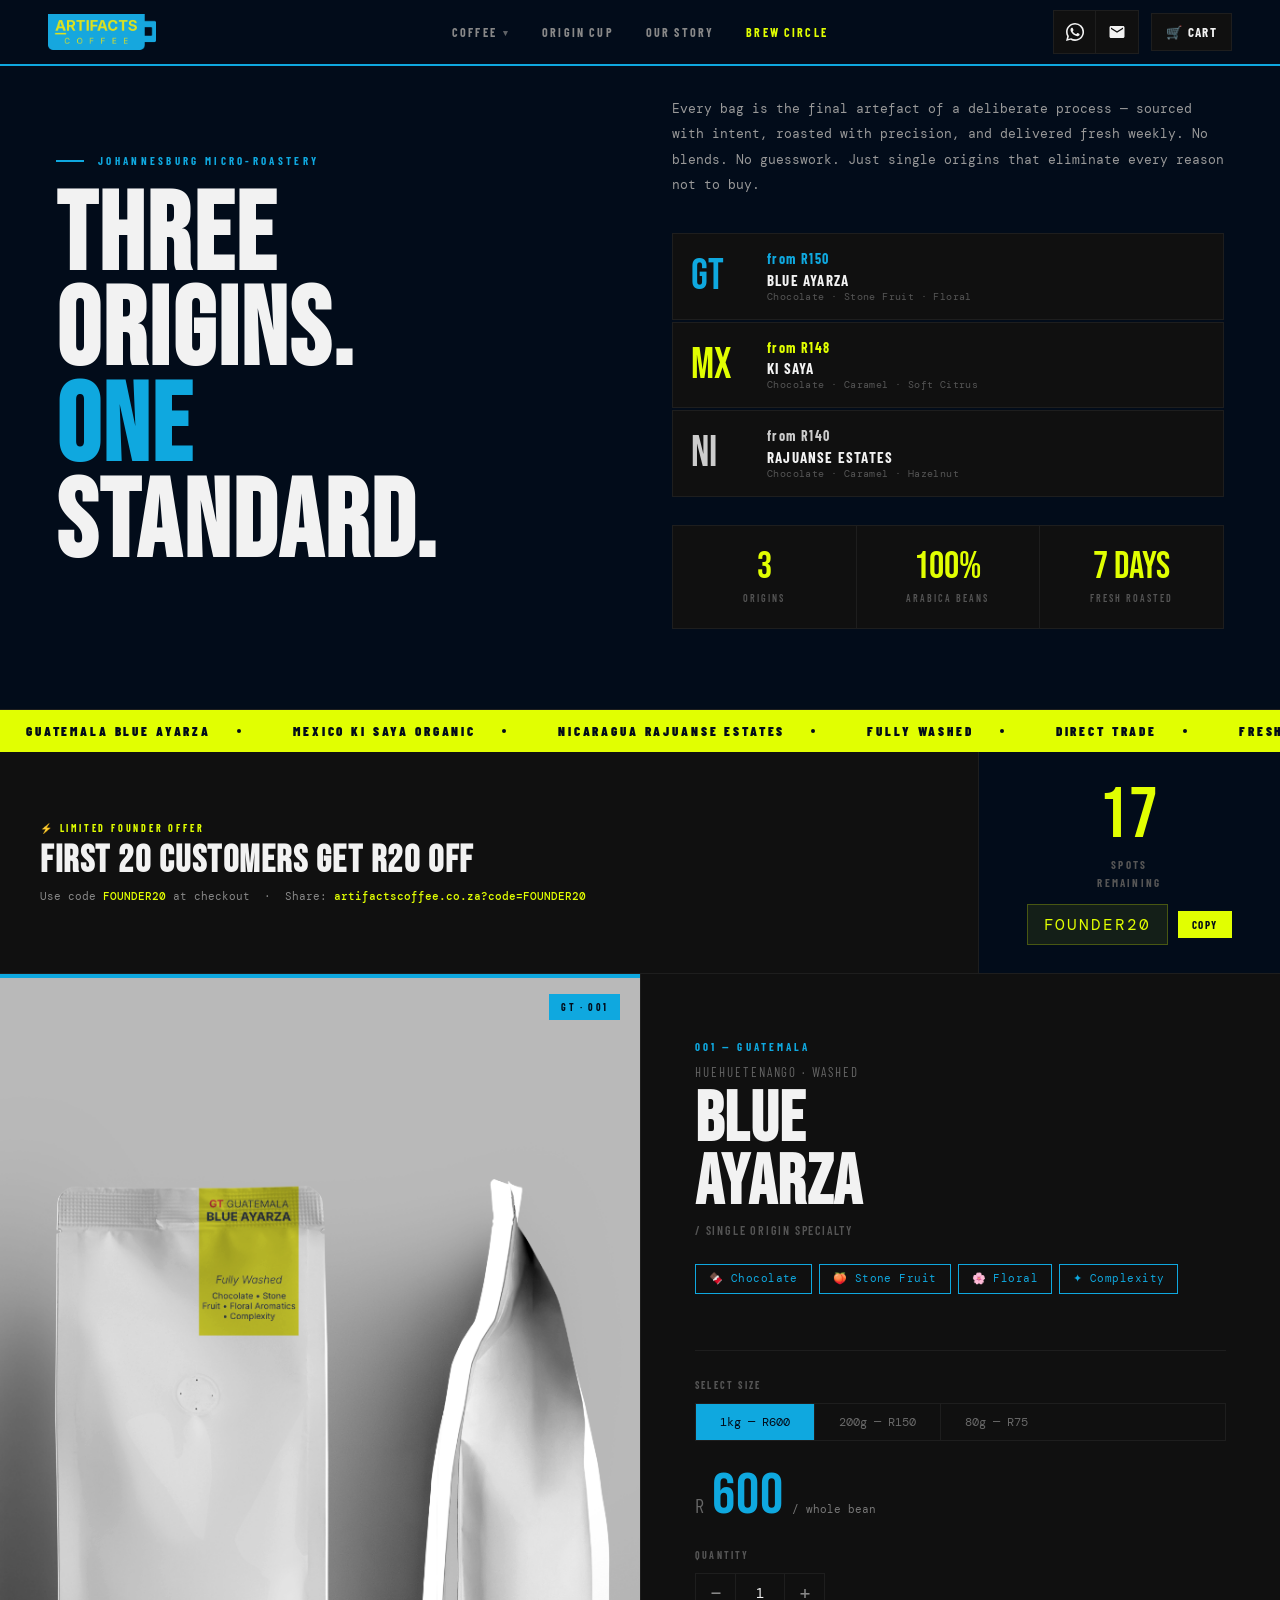
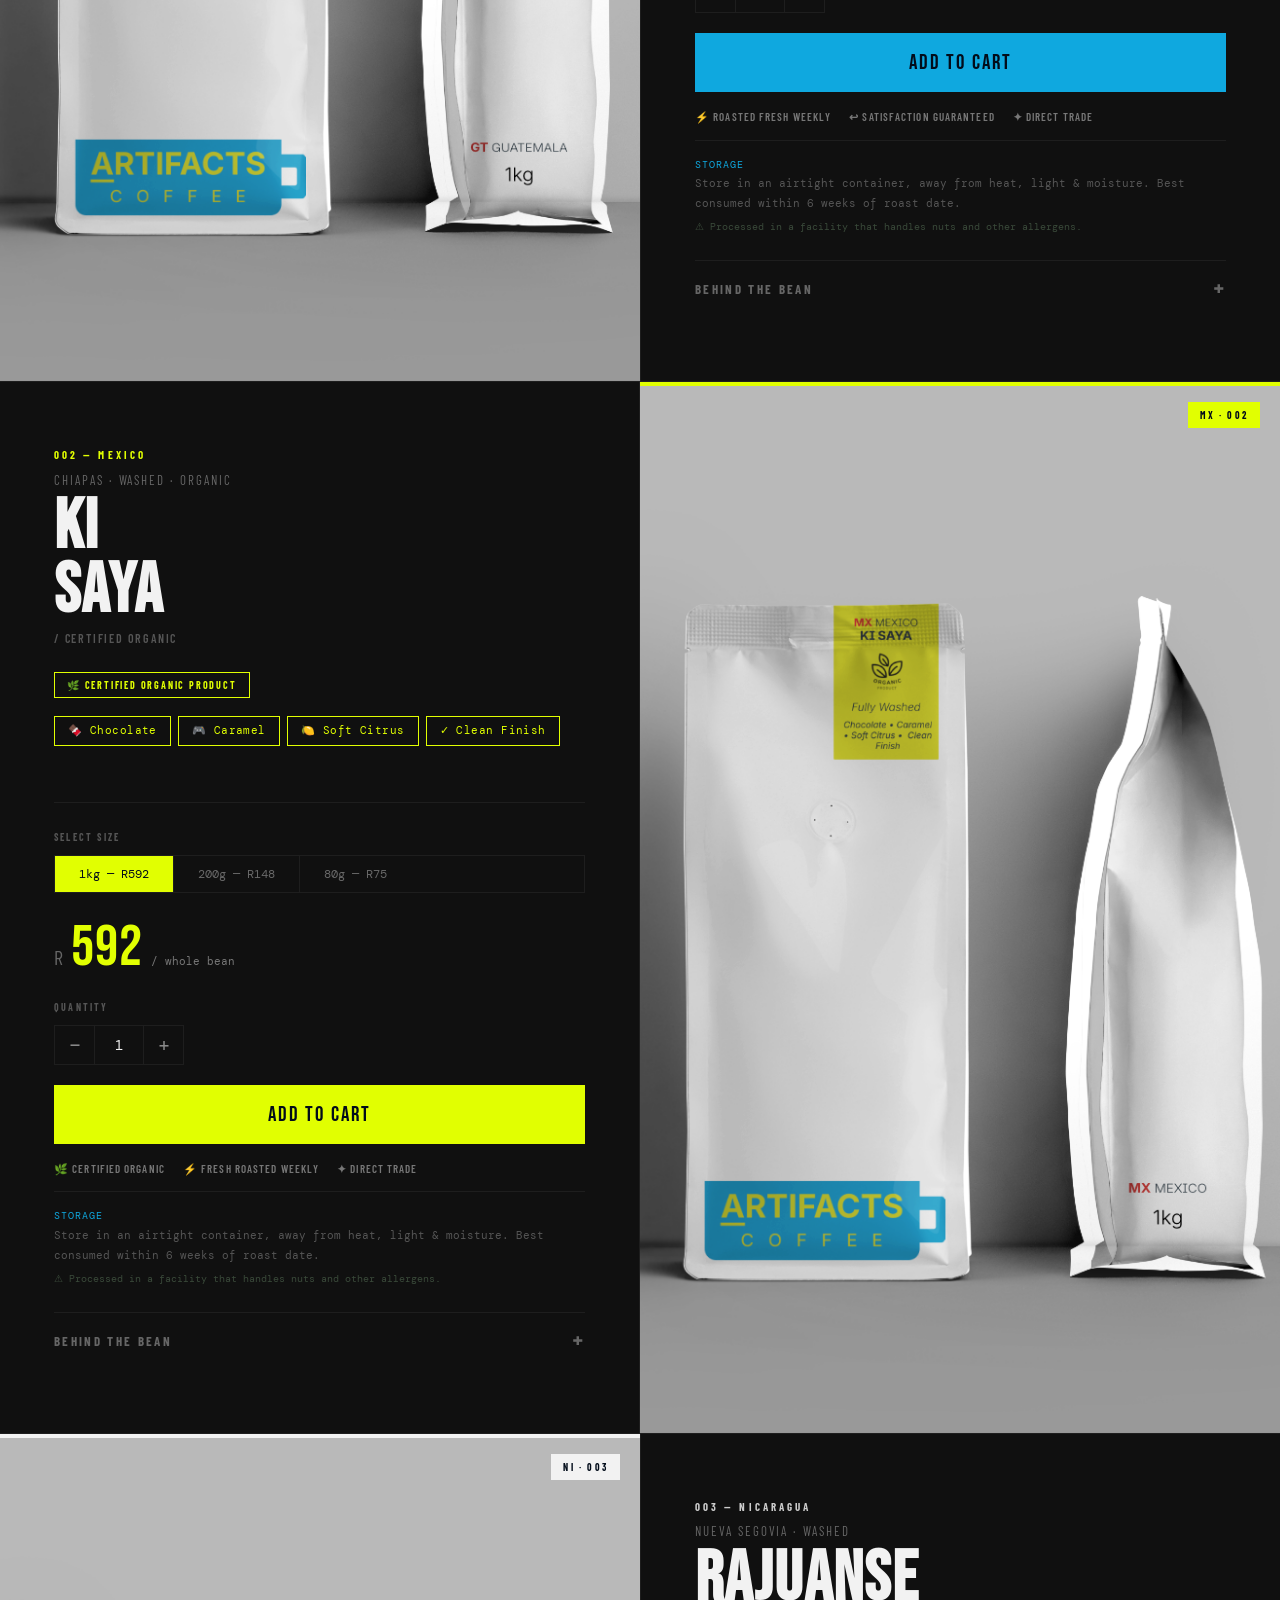
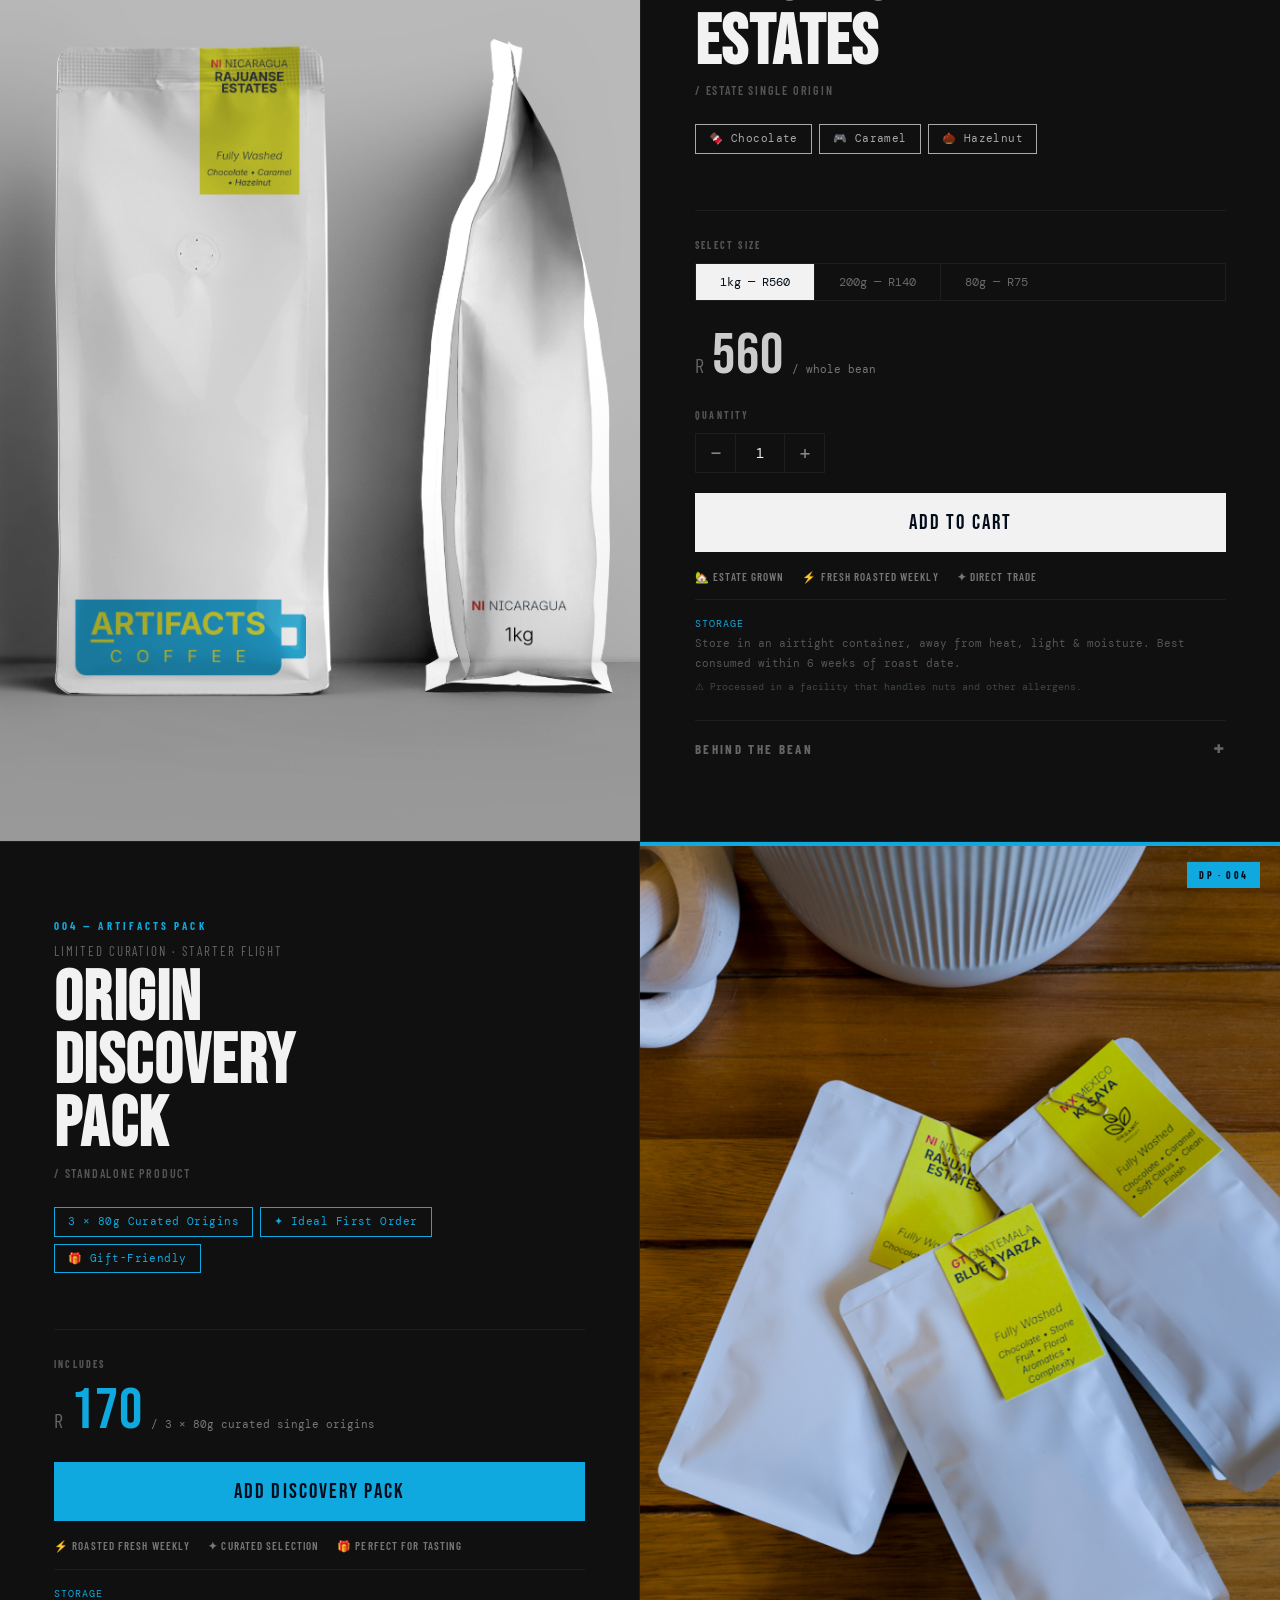
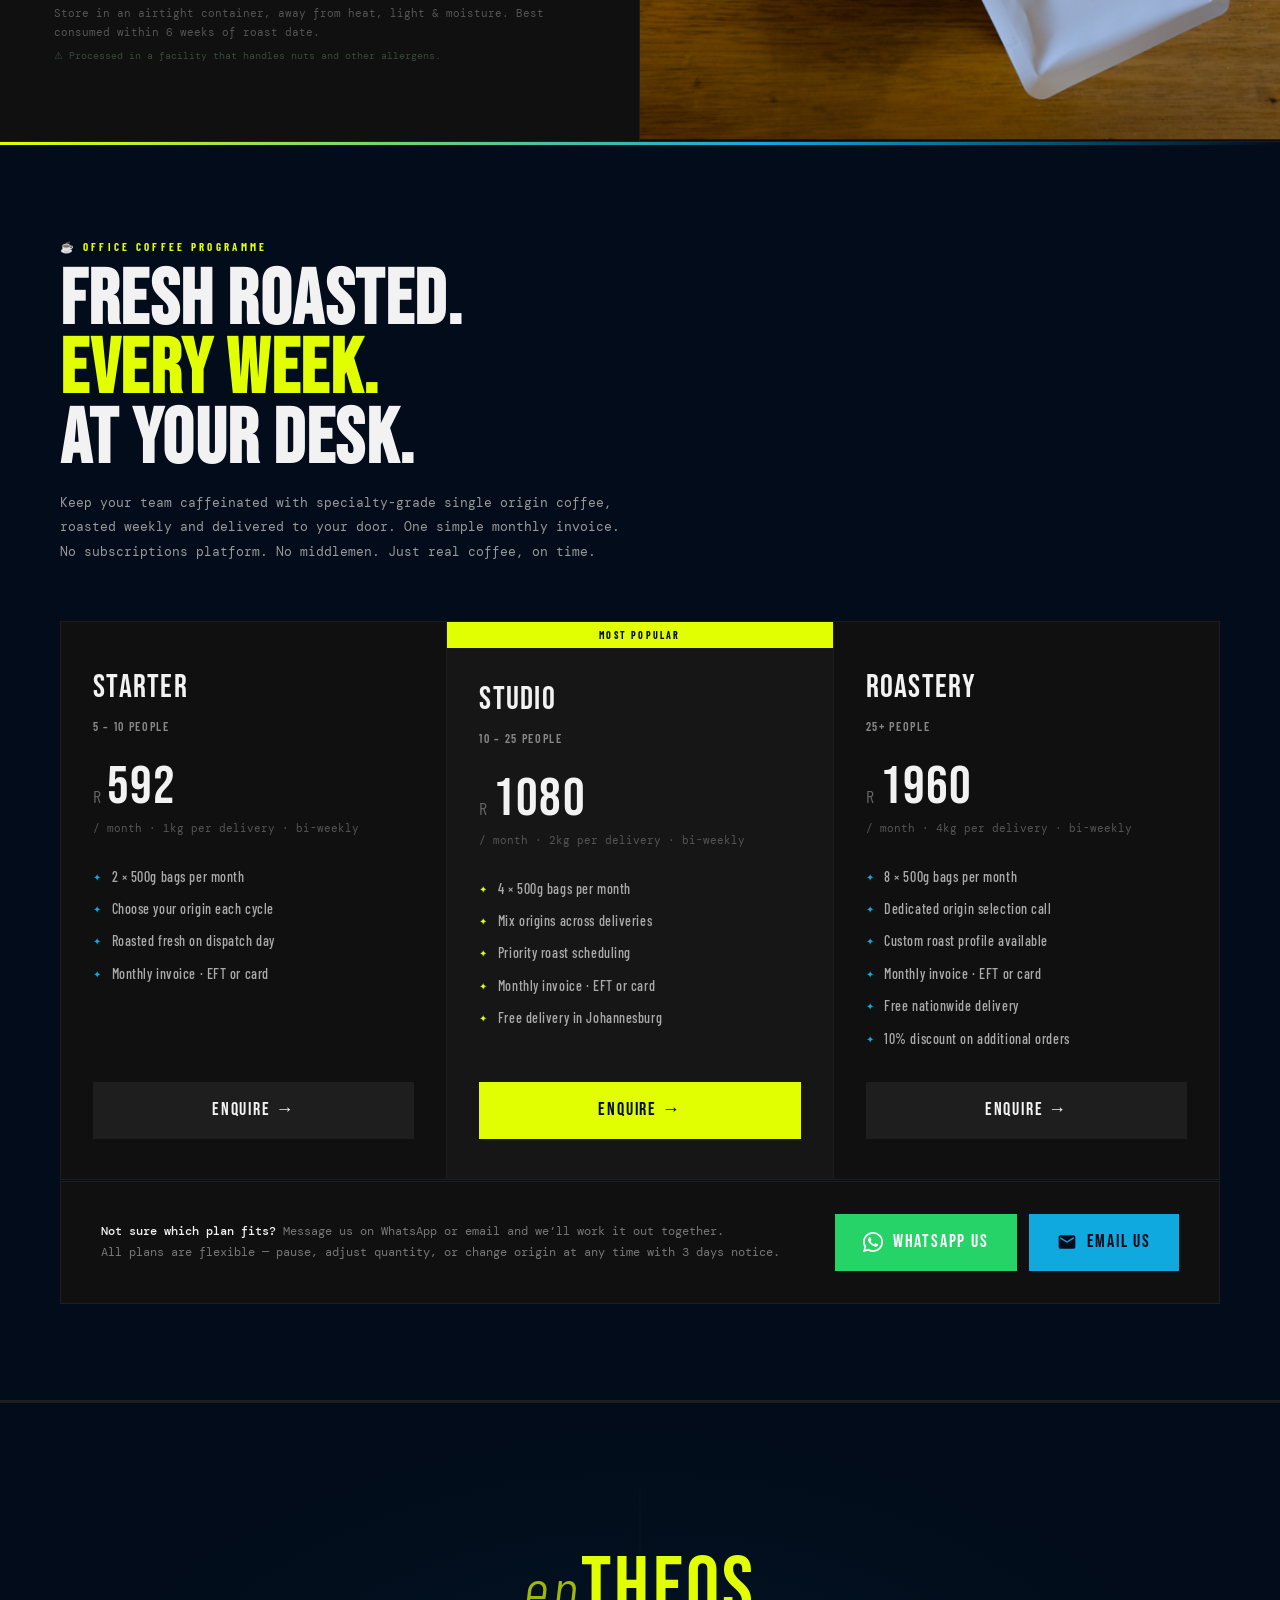
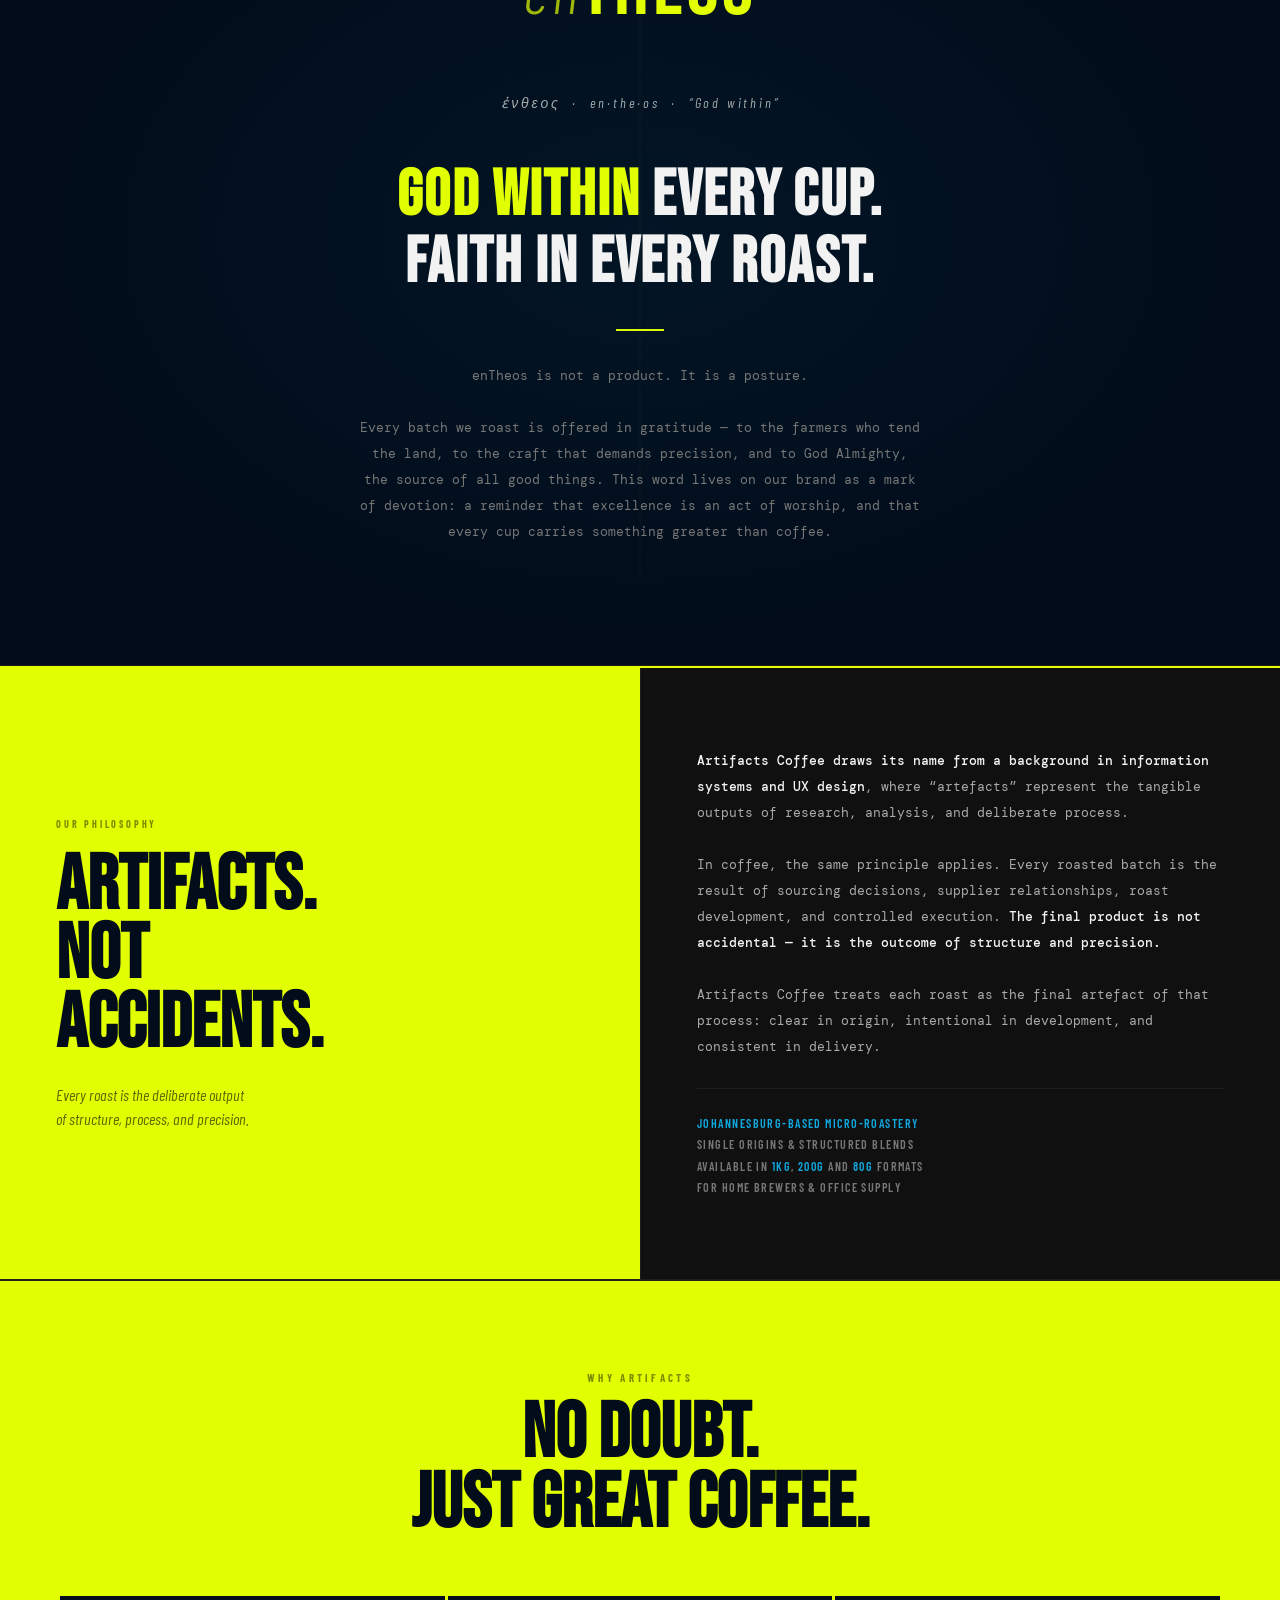
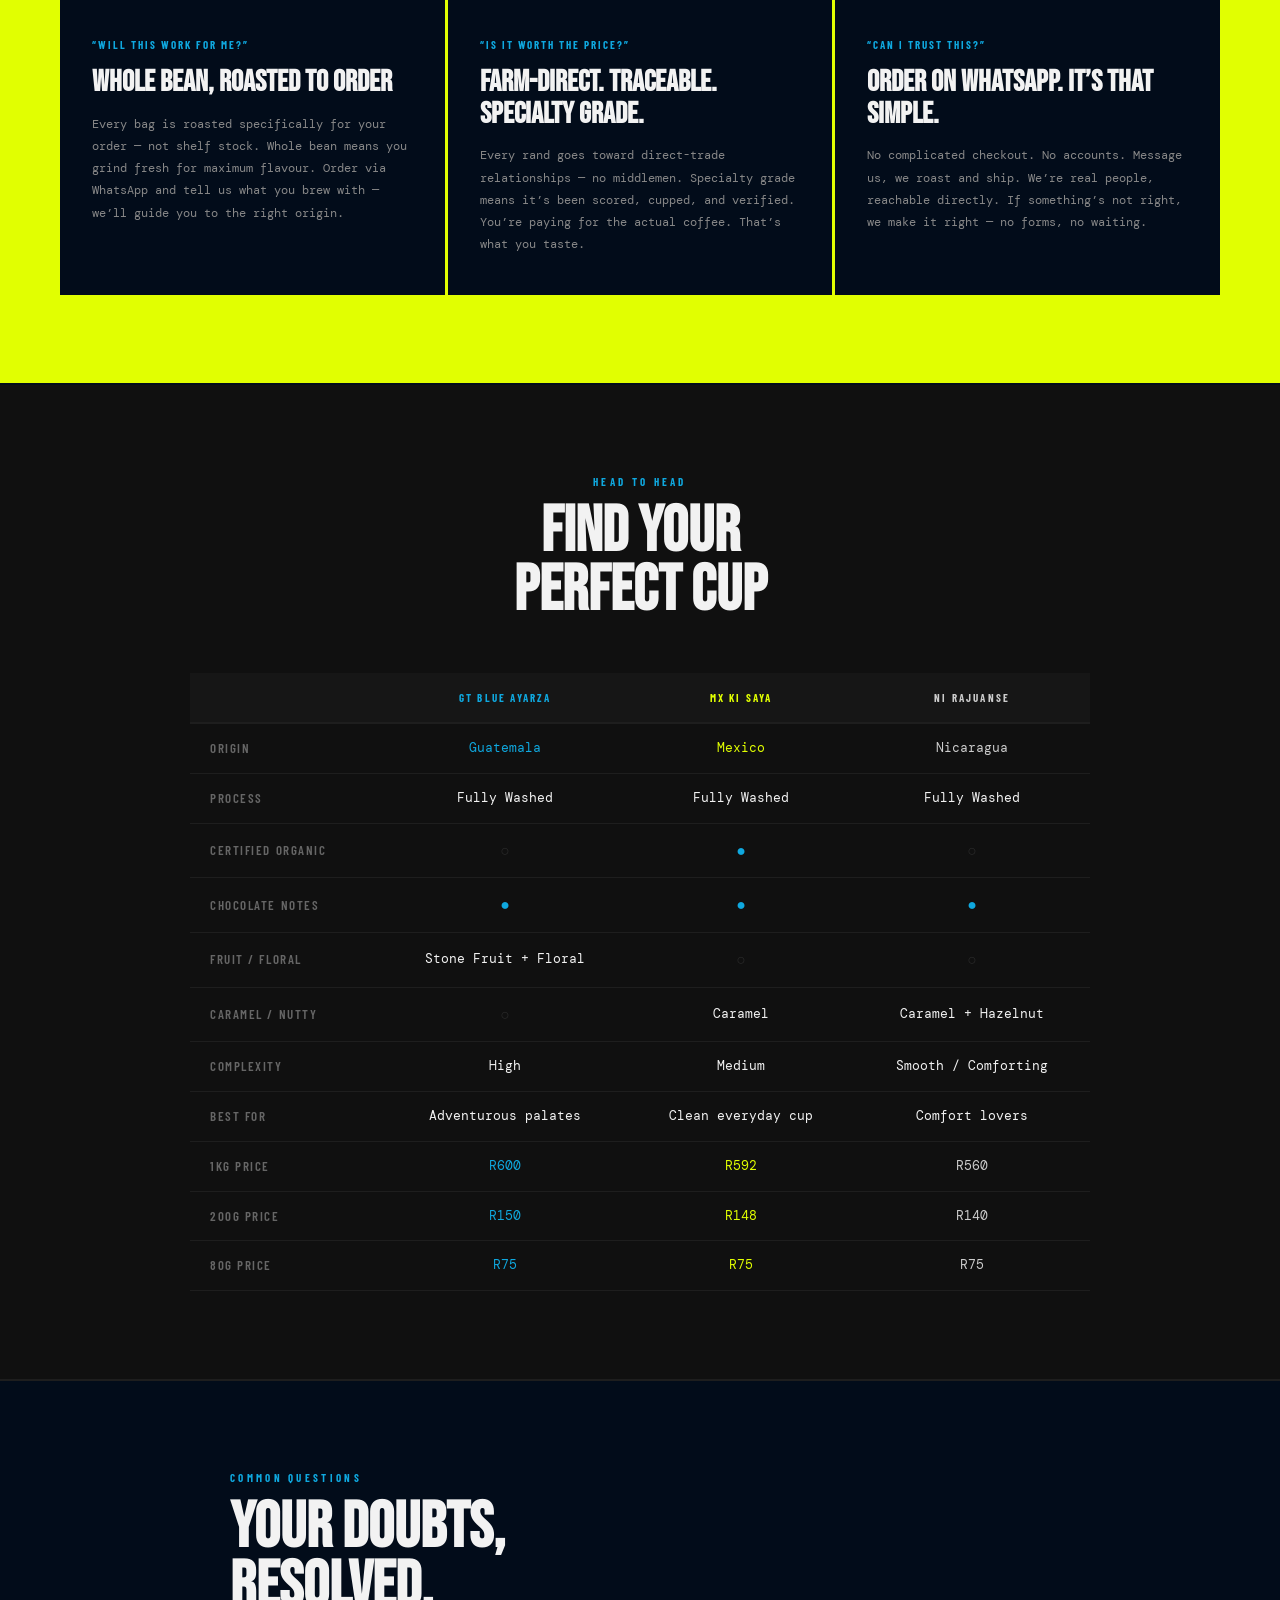
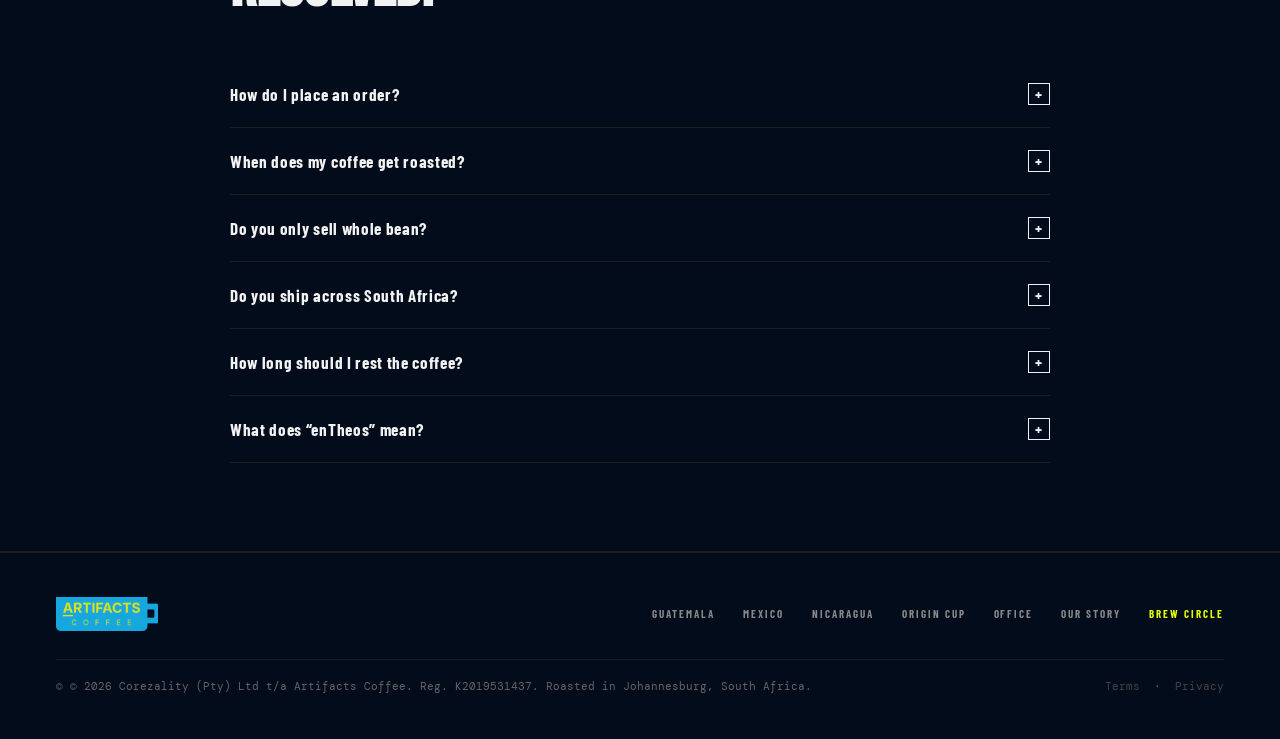
<file: index.html>
<!DOCTYPE html>
<html lang="en">
<head>
<meta charset="UTF-8">
<meta name="viewport" content="width=device-width, initial-scale=1.0">
<meta name="color-scheme" content="dark">
<title>Artifacts Coffee — Johannesburg Micro-Roastery</title>
<meta name="description" content="Artifacts Coffee: Johannesburg Micro-Roastery. Sourced with intent, roasted with precision. High-quality single-origin coffee beans, roasted fresh weekly.">
<meta name="keywords" content="Artifacts Coffee, Johannesburg, coffee roastery, single origin, whole bean coffee, fresh roasted, micro-roastery, enTheos">
<meta name="author" content="Artifacts Coffee">
<meta name="google-site-verification" content="WEVZtZE48-DfbVH8mQdiC11qw4_xVBIBFynPbkjzpUA" />
<meta property="og:type" content="website">
<meta property="og:url" content="https://artifactscoffee.co.za/">
<meta property="og:title" content="Artifacts Coffee — Johannesburg Micro-Roastery">
<meta property="og:description" content="Artifacts Coffee: Johannesburg Micro-Roastery. Sourced with intent, roasted with precision.">
<meta property="og:image" content="https://artifactscoffee.co.za/images/logo.png">
<meta property="twitter:card" content="summary_large_image">
<meta property="twitter:url" content="https://artifactscoffee.co.za/">
<meta property="twitter:title" content="Artifacts Coffee — Johannesburg Micro-Roastery">
<meta property="twitter:image" content="https://artifactscoffee.co.za/images/logo.png">
<link rel="icon" href="images/favicon.ico" type="image/x-icon">
<link rel="apple-touch-icon" href="images/apple-touch-icon.png">
<script defer src="https://identity.netlify.com/v1/netlify-identity-widget.js"></script>
<link rel="preconnect" href="https://fonts.googleapis.com">
<link rel="preconnect" href="https://fonts.gstatic.com" crossorigin>
<link href="https://fonts.googleapis.com/css2?family=Bebas+Neue&family=DM+Mono:wght@300;400;500&family=Barlow+Condensed:ital,wght@0,400;0,600;0,700;0,900;1,400&display=swap" rel="stylesheet" media="print" onload="this.media='all'">
<noscript><link href="https://fonts.googleapis.com/css2?family=Bebas+Neue&family=DM+Mono:wght@300;400;500&family=Barlow+Condensed:ital,wght@0,400;0,600;0,700;0,900;1,400&display=swap" rel="stylesheet"></noscript>
<style>
  :root {
    color-scheme: dark;
    --cyan:#0FA8DF;--yellow:#E1FF01;--black:#020c1a;--off:#101010;--mid:#161616;
    --border:#1E1E1E;--white:#F2F2F2;--muted:#888;
  }
  *,*::before,*::after{box-sizing:border-box;margin:0;padding:0;}
  html{scroll-behavior:smooth;background:var(--black);forced-color-adjust:none;-webkit-forced-color-adjust:none;}
  body{forced-color-adjust:none;-webkit-forced-color-adjust:none;background:var(--black);color:var(--white);font-family:'DM Mono',monospace;font-size:13px;line-height:1.6;overflow-x:hidden;}
  [id]{scroll-margin-top:76px;}
  img,.p-close,.ticker,.hstat-n,.sel-y,.btn-y,.phil-left,.obj-section,.mob-wa,.founder-copy-btn,.founder-counter,.founder-code{forced-color-adjust:none;}

  /* NAV */
  nav{position:fixed;top:0;z-index:300;width:100%;background:var(--black);border-bottom:2px solid var(--cyan);display:grid;grid-template-columns:1fr auto 1fr;align-items:center;padding:0 48px;height:66px;}
  .nav-logo{display:flex;align-items:center;text-decoration:none;}
  .nav-logo img{height:36px;display:block;}
  .nav-links{display:flex;align-items:center;gap:32px;list-style:none;font-family:'Barlow Condensed',sans-serif;font-weight:700;font-size:12px;letter-spacing:0.18em;text-transform:uppercase;justify-self:center;}
  .nav-links>li{display:flex;align-items:center;height:100%;}
  .nav-links>li>a,.nav-links>li>.nav-dropdown{display:flex;align-items:center;height:100%;}
  .nav-links a{color:var(--muted);text-decoration:none;transition:color 0.2s;outline:none;line-height:1;}
  .nav-links a:hover,.nav-links a:focus{color:var(--yellow);}
  .nav-links a:focus-visible{outline:2px solid var(--cyan);outline-offset:4px;}
  .nav-dropdown{position:relative;}
  .nav-dropdown-trigger{color:var(--muted);background:none;border:none;cursor:pointer;font-family:'Barlow Condensed',sans-serif;font-weight:700;font-size:12px;letter-spacing:0.18em;text-transform:uppercase;padding:0;margin:0;line-height:1;display:inline-flex;align-items:center;gap:6px;transition:color 0.2s;outline:none;height:100%;}
  .nav-dropdown-trigger:hover,.nav-dropdown-trigger:focus,.nav-dropdown.open .nav-dropdown-trigger{color:var(--yellow);}
  .nav-dropdown-caret{font-size:9px;opacity:.7;transition:transform 0.2s;}
  .nav-dropdown.open .nav-dropdown-caret{transform:rotate(180deg);}
  .nav-dropdown-menu{position:absolute;top:calc(100% + 14px);left:50%;transform:translateX(-50%) translateY(6px);list-style:none;min-width:196px;background:var(--off);border:1px solid var(--border);padding:8px 0;margin:0;opacity:0;visibility:hidden;pointer-events:none;transition:opacity 0.2s,visibility 0.2s,transform 0.2s;z-index:400;}
  .nav-dropdown-menu::before{content:'';position:absolute;top:-7px;left:50%;transform:translateX(-50%) rotate(45deg);width:12px;height:12px;background:var(--off);border-left:1px solid var(--border);border-top:1px solid var(--border);}
  .nav-dropdown:hover .nav-dropdown-menu,.nav-dropdown:focus-within .nav-dropdown-menu,.nav-dropdown.open .nav-dropdown-menu{opacity:1;visibility:visible;pointer-events:auto;transform:translateX(-50%) translateY(0);}
  .nav-dropdown-menu a{display:block;padding:10px 20px;font-family:'Barlow Condensed',sans-serif;font-weight:600;font-size:12px;letter-spacing:0.14em;text-transform:uppercase;color:var(--muted);white-space:nowrap;}
  .nav-dropdown-menu a:hover,.nav-dropdown-menu a:focus{color:var(--yellow);background:rgba(255,255,255,0.03);}
  .nav-right{display:flex;align-items:center;gap:12px;justify-self:end;}
  .nav-cart-btn{background:var(--off);border:1px solid var(--border);color:var(--white);padding:10px 14px;font-family:'Barlow Condensed',sans-serif;font-weight:700;font-size:13px;letter-spacing:0.1em;text-transform:uppercase;cursor:pointer;display:flex;align-items:center;gap:8px;transition:all 0.2s;position:relative;outline:none;}
  .nav-cart-btn:hover,.nav-cart-btn:focus{border-color:var(--cyan);color:var(--cyan);}
  .cart-badge{background:var(--cyan);color:var(--black);font-size:10px;padding:2px 6px;border-radius:10px;min-width:18px;text-align:center;}
  .nav-contact-group{display:flex;align-items:center;gap:0;background:var(--border);border:1px solid var(--border);}
  .nav-contact-btn{display:flex;align-items:center;justify-content:center;width:42px;height:42px;background:var(--off);color:var(--white);text-decoration:none;cursor:pointer;transition:all 0.2s;outline:none;}
  .nav-contact-btn svg{width:18px;height:18px;fill:currentColor;}
  .nav-contact-btn.wa:hover,.nav-contact-btn.wa:focus{background:#25D366;color:white;}
  .nav-contact-btn.mail:hover,.nav-contact-btn.mail:focus{background:var(--cyan);color:white;}
  .nav-contact-btn:not(:last-child){border-right:1px solid var(--border);}

  /* HERO */
  .hero{padding:96px 56px 80px;display:grid;grid-template-columns:1fr 1fr;gap:64px;align-items:center;border-bottom:1px solid var(--border);}
  .hero-kicker{font-family:'Barlow Condensed',sans-serif;font-size:11px;font-weight:700;letter-spacing:0.3em;text-transform:uppercase;color:var(--cyan);margin-bottom:20px;display:flex;align-items:center;gap:14px;}
  .hero-kicker::before{content:'';width:28px;height:2px;background:var(--cyan);}
  .hero-title{font-family:'Bebas Neue',sans-serif;font-size:clamp(68px,8.5vw,128px);line-height:0.88;letter-spacing:0.02em;margin-bottom:0;}
  .hero-title em{color:var(--cyan);font-style:normal;}
  .hero-right{padding-bottom:6px;}
  .hero-desc{font-size:13px;color:#999;line-height:1.95;margin-bottom:36px;}
  .hero-stats{display:grid;grid-template-columns:repeat(3,1fr);gap:1px;background:var(--border);border:1px solid var(--border);}
  .hstat{background:var(--off);padding:22px 16px;text-align:center;}
  .hstat-n{font-family:'Bebas Neue',sans-serif;font-size:38px;color:var(--yellow);line-height:1;margin-bottom:4px;}
  .hstat-l{font-family:'Barlow Condensed',sans-serif;font-size:10px;font-weight:600;letter-spacing:0.2em;text-transform:uppercase;color:#555;}

  /* TICKER */
  .ticker{background:var(--yellow);color:var(--black);padding:11px 0;overflow:hidden;}
  .ticker-inner{display:flex;animation:tick 24s linear infinite;width:max-content;}
  .titem{font-family:'Barlow Condensed',sans-serif;font-weight:900;font-size:13px;letter-spacing:0.22em;text-transform:uppercase;padding:0 26px;white-space:nowrap;display:flex;align-items:center;gap:26px;}
  .tdot{width:4px;height:4px;background:var(--black);border-radius:50%;}
  @keyframes tick{0%{transform:translateX(0)}100%{transform:translateX(-50%)}}

  /* PRODUCT SECTIONS */
  .product-section{display:flex;flex-direction:row;align-items:stretch;width:100%;min-height:100vh;overflow:hidden;background-color:var(--black);border-bottom:1px solid var(--border);}
  .product-section.flip{flex-direction:row-reverse;}
  .p-visual{flex:0 0 50%;position:relative;overflow:hidden;display:flex;align-items:center;justify-content:center;padding:0;background:#0c0c0c;min-height:560px;}
  .p-close{position:absolute;inset:0;background-size:cover;background-position:center top;opacity:1;transition:opacity 0.5s ease;}
  @keyframes float{0%,100%{transform:translateY(0)}50%{transform:translateY(-13px)}}
  .p-visual:hover .p-close{opacity:1;}
  .p-accent{position:absolute;top:0;left:0;right:0;height:4px;z-index:5;}
  .p-code{position:absolute;top:20px;right:20px;z-index:5;font-family:'Barlow Condensed',sans-serif;font-size:10px;font-weight:700;letter-spacing:0.22em;text-transform:uppercase;padding:5px 12px;}
  .gt-theme .p-accent{background:var(--cyan);}
  .gt-theme .p-code{background:var(--cyan);color:var(--black);}
  .mx-theme .p-accent{background:var(--yellow);}
  .mx-theme .p-code{background:var(--yellow);color:var(--black);}
  .ni-theme .p-accent{background:var(--white);}
  .ni-theme .p-code{background:var(--white);color:var(--black);}
  .p-info{flex:0 0 50%;padding:64px 54px;background:var(--off);border-left:1px solid var(--border);display:flex;flex-direction:column;justify-content:center;}
  .product-section.flip .p-info{border-left:none;border-right:1px solid var(--border);}
  .p-num{font-family:'Barlow Condensed',sans-serif;font-size:11px;font-weight:700;letter-spacing:0.28em;text-transform:uppercase;margin-bottom:6px;}
  .p-country{font-family:'Barlow Condensed',sans-serif;font-size:13px;letter-spacing:0.15em;text-transform:uppercase;color:#666;margin-bottom:6px;}
  .p-name{font-family:'Bebas Neue',sans-serif;font-size:clamp(54px,5.5vw,82px);line-height:0.9;letter-spacing:0.02em;margin-bottom:6px;}
  .p-sub{font-family:'Barlow Condensed',sans-serif;font-size:12px;font-weight:600;letter-spacing:0.15em;text-transform:uppercase;color:#555;margin-bottom:24px;}
  .organic-tag{display:inline-flex;align-items:center;gap:6px;border:1px solid var(--yellow);color:var(--yellow);font-family:'Barlow Condensed',sans-serif;font-size:10px;font-weight:700;letter-spacing:0.18em;text-transform:uppercase;padding:4px 12px;margin-bottom:18px;width:fit-content;}
  .pills{display:flex;flex-wrap:wrap;gap:7px;margin-bottom:30px;}
  .pill{border:1px solid;font-family:'DM Mono',monospace;font-size:11px;letter-spacing:0.04em;padding:5px 13px;}
  .pill-c{border-color:var(--cyan);color:var(--cyan);}
  .pill-y{border-color:var(--yellow);color:var(--yellow);}
  .pill-w{border-color:#aaa;color:#aaa;}
  .divider{width:100%;height:1px;background:var(--border);margin:26px 0;}
  .sz-label{font-family:'Barlow Condensed',sans-serif;font-size:10px;font-weight:700;letter-spacing:0.22em;text-transform:uppercase;color:#555;display:block;margin-bottom:10px;}
  .sz-toggle{display:inline-flex;border:1px solid var(--border);margin-bottom:26px;}
  .sz-btn{background:transparent;border:none;border-right:1px solid var(--border);color:#696969;font-family:'DM Mono',monospace;font-size:12px;padding:10px 24px;cursor:pointer;transition:all 0.2s;}
  .sz-btn:last-child{border-right:none;}
  .sz-btn:hover:not(.sel){color:var(--white);}
  .sel-c{background:var(--cyan);color:var(--black);}
  .sel-y{background:var(--yellow);color:var(--black);}
  .sel-w{background:var(--white);color:var(--black);}
  .price-row{display:flex;align-items:baseline;gap:8px;margin-bottom:22px;}
  .p-curr{font-family:'Barlow Condensed',sans-serif;font-size:20px;color:#666;}
  .p-amount{font-family:'Bebas Neue',sans-serif;font-size:58px;line-height:1;letter-spacing:0.02em;}
  .p-note{font-size:11px;color:#777;}
  .pf-selector-wrap{display:flex;flex-direction:column;}
  .order-btn{display:flex;align-items:center;justify-content:center;gap:11px;width:100%;padding:17px 32px;border:none;cursor:pointer;font-family:'Bebas Neue',sans-serif;font-size:21px;letter-spacing:0.1em;text-decoration:none;transition:all 0.22s;}
  .order-btn:hover{opacity:0.85;transform:translateY(-2px);}
  .btn-c{background:var(--cyan);color:var(--black);}
  .btn-y{background:var(--yellow);color:var(--black);}
  .btn-w{background:var(--white);color:var(--black);}
  .trust-row{display:flex;gap:18px;margin-top:16px;flex-wrap:wrap;}
  .titem-sm{font-family:'Barlow Condensed',sans-serif;font-size:11px;font-weight:600;letter-spacing:0.1em;text-transform:uppercase;color:#777;}

  /* QTY SELECTOR */
  .qty-selector{margin-bottom:20px;}
  .qty-row{display:inline-flex;align-items:center;border:1px solid var(--border);height:40px;}
  .qty-btn{background:transparent;border:none;color:var(--muted);font-family:'DM Mono',monospace;font-size:20px;width:40px;height:40px;cursor:pointer;transition:all 0.2s;display:flex;align-items:center;justify-content:center;line-height:1;padding:0;}
  .qty-btn:hover{color:var(--white);background:rgba(255,255,255,0.06);}
  .qty-btn:first-child{border-right:1px solid var(--border);}
  .qty-btn:last-child{border-left:1px solid var(--border);}
  .qty-val{font-family:'DM Mono',monospace;font-size:14px;min-width:48px;text-align:center;color:var(--white);letter-spacing:0.06em;}

  /* BEHIND THE BEAN */
  .bean-accordion{border-top:1px solid var(--border);margin-top:24px;}
  .bean-toggle{width:100%;background:transparent;border:none;color:#666;font-family:'Barlow Condensed',sans-serif;font-size:13px;font-weight:700;letter-spacing:0.18em;text-transform:uppercase;padding:16px 0;cursor:pointer;display:flex;justify-content:space-between;align-items:center;gap:16px;transition:color 0.2s;}
  .bean-toggle:hover{color:var(--white);}
  .bean-icon{font-size:18px;font-family:'DM Mono',monospace;transition:transform 0.3s;flex-shrink:0;}
  .bean-accordion.open .bean-toggle{color:var(--cyan);}
  .bean-accordion.open .bean-icon{transform:rotate(45deg);}
  .bean-body{max-height:0;overflow:hidden;transition:max-height 0.45s cubic-bezier(0.4,0,0.2,1);}
  .bean-accordion.open .bean-body{max-height:640px;}
  .bean-specs{display:grid;grid-template-columns:1fr 1fr;gap:16px 24px;margin-bottom:20px;padding-bottom:20px;border-bottom:1px solid var(--border);}
  .bean-spec{display:flex;flex-direction:column;gap:3px;}
  .bean-spec-l{font-family:'Barlow Condensed',sans-serif;font-size:10px;font-weight:700;letter-spacing:0.2em;text-transform:uppercase;color:#444;}
  .bean-spec-v{font-family:'Barlow Condensed',sans-serif;font-size:14px;font-weight:600;letter-spacing:0.06em;color:var(--white);}
  .bean-story{font-family:'DM Mono',monospace;font-size:12px;color:#666;line-height:1.85;padding-bottom:20px;}

  /* HERO ORIGINS */
  .hero-origins{display:flex;flex-direction:column;gap:2px;margin-bottom:28px;}
  .hero-origin-card{display:grid;grid-template-columns:60px 1fr;grid-template-rows:auto auto auto;align-items:center;gap:0 16px;padding:14px 18px;background:var(--off);border:1px solid var(--border);text-decoration:none;transition:border-color 0.2s,background 0.2s;cursor:pointer;}
  .hero-origin-card:hover,.hero-origin-card:focus{background:var(--mid);border-color:#444;}
  .hero-origin-card[href="#mx"]:hover,.hero-origin-card[href="#mx"]:active{background:var(--yellow);border-color:var(--yellow);}
  .hero-origin-card[href="#mx"]:hover .hoc-code,.hero-origin-card[href="#mx"]:hover .hoc-price,.hero-origin-card[href="#mx"]:hover .hoc-name,.hero-origin-card[href="#mx"]:hover .hoc-notes,.hero-origin-card[href="#mx"]:active .hoc-code,.hero-origin-card[href="#mx"]:active .hoc-price,.hero-origin-card[href="#mx"]:active .hoc-name,.hero-origin-card[href="#mx"]:active .hoc-notes{color:var(--black) !important;}
  .hero-origin-card[href="#ni"]:hover,.hero-origin-card[href="#ni"]:active{background:var(--white);border-color:var(--white);}
  .hero-origin-card[href="#ni"]:hover .hoc-code,.hero-origin-card[href="#ni"]:hover .hoc-price,.hero-origin-card[href="#ni"]:hover .hoc-name,.hero-origin-card[href="#ni"]:hover .hoc-notes,.hero-origin-card[href="#ni"]:active .hoc-code,.hero-origin-card[href="#ni"]:active .hoc-price,.hero-origin-card[href="#ni"]:active .hoc-name,.hero-origin-card[href="#ni"]:active .hoc-notes{color:var(--black) !important;}
  .hoc-code{font-family:'Bebas Neue',sans-serif;font-size:43px;line-height:0.9;grid-row:1/4;align-self:center;}
  .hoc-price{font-family:'Barlow Condensed',sans-serif;font-weight:700;font-size:14px;letter-spacing:0.1em;grid-column:2;grid-row:1;align-self:flex-end;}
  .hoc-name{font-family:'Barlow Condensed',sans-serif;font-weight:700;font-size:15px;letter-spacing:0.08em;text-transform:uppercase;color:var(--white);grid-column:2;grid-row:2;line-height:1.2;}
  .hoc-notes{font-family:'DM Mono',monospace;font-size:10px;color:#555;letter-spacing:0.04em;grid-column:2;grid-row:3;}

  /* ENTHEOS */
  .entheos-section{background:var(--black);border-top:1px solid var(--border);border-bottom:1px solid var(--border);padding:120px 60px;text-align:center;position:relative;overflow:hidden;}
  .entheos-bg{position:absolute;inset:0;background:radial-gradient(ellipse at center,rgba(15,168,223,0.06) 0%,transparent 70%);pointer-events:none;}
  .entheos-cross{position:absolute;top:50%;left:50%;transform:translate(-50%,-50%);width:1px;height:80%;background:rgba(225,255,1,0.04);pointer-events:none;}
  .entheos-cross::after{content:'';position:absolute;top:50%;left:50%;transform:translate(-50%,-50%) rotate(90deg);width:50%;height:1px;background:rgba(225,255,1,0.04);}
  .entheos-word{position:relative;z-index:2;margin-bottom:36px;display:flex;align-items:baseline;justify-content:center;gap:0;}
  .entheos-en{font-family:'Barlow Condensed',sans-serif;font-weight:300;font-style:italic;font-size:clamp(40px,5vw,64px);letter-spacing:0.05em;color:var(--yellow);opacity:0.7;}
  .entheos-theos{font-family:'Bebas Neue',sans-serif;font-size:clamp(52px,6.5vw,84px);letter-spacing:0.04em;color:var(--yellow);}
  .entheos-greek{font-family:'Barlow Condensed',sans-serif;font-style:italic;font-size:14px;letter-spacing:0.2em;color:#aaa;margin-bottom:48px;}
  .entheos-quote{font-family:'Bebas Neue',sans-serif;font-size:clamp(36px,5vw,68px);line-height:1.05;letter-spacing:0.03em;color:var(--white);max-width:860px;margin:0 auto 32px;position:relative;z-index:2;}
  .entheos-quote em{color:var(--yellow);font-style:normal;}
  .entheos-divider{width:48px;height:2px;background:var(--yellow);margin:0 auto 32px;}
  .entheos-body{font-size:13px;color:#777;line-height:2;max-width:560px;margin:0 auto;position:relative;z-index:2;}

  /* PHILOSOPHY */
  .philosophy-section{display:grid;grid-template-columns:1fr 1fr;border-top:2px solid var(--yellow);border-bottom:2px solid var(--border);}
  .phil-left{background:var(--yellow);padding:80px 56px;display:flex;flex-direction:column;justify-content:center;}
  .phil-tag{font-family:'Barlow Condensed',sans-serif;font-size:10px;font-weight:700;letter-spacing:0.28em;text-transform:uppercase;color:rgba(0,0,0,0.45);margin-bottom:20px;}
  .phil-title{font-family:'Bebas Neue',sans-serif;font-size:clamp(52px,6vw,84px);line-height:0.9;color:var(--black);margin-bottom:24px;}
  .phil-sub{font-family:'Barlow Condensed',sans-serif;font-size:16px;font-style:italic;color:rgba(0,0,0,0.6);line-height:1.5;}
  .phil-right{background:var(--off);padding:80px 56px;display:flex;flex-direction:column;justify-content:center;border-left:1px solid var(--border);}
  .phil-body{font-size:13px;color:#aaa;line-height:2;margin-bottom:28px;}
  .phil-body strong{color:var(--white);font-weight:500;}
  .phil-detail{font-family:'Barlow Condensed',sans-serif;font-size:12px;font-weight:600;letter-spacing:0.12em;text-transform:uppercase;color:#777;padding-top:24px;border-top:1px solid var(--border);line-height:1.8;}
  .phil-detail span{color:var(--cyan);}

  /* OBJ */
  .obj-section{background:var(--yellow);padding:88px 60px;border-bottom:2px solid var(--black);}
  .obj-kicker{font-family:'Barlow Condensed',sans-serif;font-size:11px;font-weight:700;letter-spacing:0.3em;text-transform:uppercase;color:rgba(0,0,0,0.45);margin-bottom:12px;text-align:center;}
  .obj-head{font-family:'Bebas Neue',sans-serif;font-size:clamp(44px,6vw,80px);line-height:0.92;text-align:center;color:var(--black);margin-bottom:56px;}
  .obj-grid{display:grid;grid-template-columns:repeat(3,1fr);gap:3px;}
  .obj-card{background:var(--black);padding:40px 32px;transition:background 0.2s;}
  .obj-card:hover{background:#111;}
  .obj-q{font-family:'Barlow Condensed',sans-serif;font-size:11px;font-weight:700;letter-spacing:0.18em;text-transform:uppercase;color:var(--cyan);margin-bottom:14px;}
  .obj-a{font-family:'Bebas Neue',sans-serif;font-size:30px;line-height:1.05;color:var(--white);margin-bottom:14px;}
  .obj-b{font-size:12px;color:#888;line-height:1.85;}

  /* COMPARE */
  .compare-section{padding:88px 60px;background:var(--off);border-bottom:1px solid var(--border);}
  .sec-kicker{font-family:'Barlow Condensed',sans-serif;font-size:11px;font-weight:700;letter-spacing:0.3em;text-transform:uppercase;color:var(--cyan);margin-bottom:12px;text-align:center;}
  .sec-head{font-family:'Bebas Neue',sans-serif;font-size:clamp(44px,5vw,72px);line-height:0.92;text-align:center;margin-bottom:52px;}
  .ctable{width:100%;border-collapse:collapse;max-width:900px;margin:0 auto;}
  .ctable th{background:var(--mid);font-family:'Barlow Condensed',sans-serif;font-size:11px;font-weight:700;letter-spacing:0.2em;text-transform:uppercase;padding:16px 20px;text-align:left;border-bottom:2px solid var(--border);}
  .ctable th:not(:first-child){text-align:center;}
  .ctable td{padding:14px 20px;border-bottom:1px solid var(--border);font-size:13px;}
  .ctable td:not(:first-child){text-align:center;}
  .ctable tr:hover td{background:#141414;}
  .alabel{font-family:'Barlow Condensed',sans-serif;font-size:12px;font-weight:600;letter-spacing:0.12em;text-transform:uppercase;color:#666;}
  .cc{color:var(--cyan);}.cy{color:var(--yellow);}.cw{color:#ccc;}
  .dot-on{color:var(--cyan);font-size:16px;}
  .dot-off{color:#2a2a2a;font-size:16px;}

  /* FAQ */
  .faq-section{padding:88px 60px;background:var(--black);border-top:1px solid var(--border);}
  .faq-inner{max-width:820px;margin:0 auto;}
  .faq-item{border-bottom:1px solid var(--border);}
  .faq-q{width:100%;background:transparent;border:none;color:var(--white);font-family:'Barlow Condensed',sans-serif;font-size:17px;font-weight:700;letter-spacing:0.04em;text-align:left;padding:22px 0;cursor:pointer;display:flex;justify-content:space-between;align-items:center;gap:16px;transition:color 0.2s;}
  .faq-q:hover{color:var(--cyan);}
  .faq-icon{width:22px;height:22px;border:1px solid currentColor;display:flex;align-items:center;justify-content:center;flex-shrink:0;font-size:16px;transition:transform 0.3s,background 0.2s;}
  .faq-item.open .faq-icon{transform:rotate(45deg);background:var(--cyan);border-color:var(--cyan);color:var(--black);}
  .faq-ans{max-height:0;overflow:hidden;transition:max-height 0.4s ease;}
  .faq-ans-in{padding:0 0 24px;font-size:13px;color:#888;line-height:1.85;}
  .faq-ans-in ol{margin:0;padding-left:1.25em;}
  .faq-ans-in li{margin-bottom:10px;}

  /* FOOTER */
  footer{background:var(--black);border-top:2px solid var(--border);padding:44px 56px;display:flex;align-items:center;justify-content:space-between;flex-wrap:wrap;gap:24px;}
  footer img{height:34px;}
  .foot-links{display:flex;gap:28px;list-style:none;font-family:'Barlow Condensed',sans-serif;font-size:11px;font-weight:700;letter-spacing:0.18em;text-transform:uppercase;}
  .foot-links a{color:#888;text-decoration:none;transition:color 0.2s;}
  .foot-links a:hover{color:var(--yellow);}
  .foot-copy{font-size:11px;color:#666;width:100%;border-top:1px solid var(--border);padding-top:18px;margin-top:4px;display:flex;justify-content:space-between;align-items:center;}

  /* REVEAL */
  .reveal{opacity:0;transform:translateY(26px);transition:opacity 0.72s ease,transform 0.72s ease;}
  .reveal.in{opacity:1;transform:none;}
  .d1{transition-delay:0.1s;}.d2{transition-delay:0.2s;}

  /* CUP */
  .cup-section{background:var(--black);border-bottom:2px solid var(--border);padding:80px 60px;}
  .cup-section-inner{display:grid;grid-template-columns:1fr 1fr;gap:72px;align-items:center;max-width:1200px;margin:0 auto;}
  .cup-left{display:flex;flex-direction:column;}
  .cup-title{font-family:'Bebas Neue',sans-serif;font-size:clamp(56px,6vw,88px);line-height:0.9;letter-spacing:0.02em;color:var(--white);margin-bottom:8px;}
  .cup-sub{font-family:'Barlow Condensed',sans-serif;font-size:13px;font-weight:600;letter-spacing:0.15em;text-transform:uppercase;color:var(--cyan);margin-bottom:20px;}
  .cup-desc{font-size:13px;color:#999;line-height:1.9;margin-bottom:28px;max-width:440px;}
  .cup-specs{display:grid;grid-template-columns:1fr 1fr;gap:12px 24px;margin-bottom:28px;}
  .cup-spec{display:flex;flex-direction:column;gap:2px;}
  .spec-l{font-family:'Barlow Condensed',sans-serif;font-size:10px;font-weight:700;letter-spacing:0.2em;text-transform:uppercase;color:#555;}
  .spec-v{font-family:'Barlow Condensed',sans-serif;font-size:14px;font-weight:600;letter-spacing:0.06em;color:var(--white);}
  .cup-divider{width:100%;height:1px;background:var(--border);margin:24px 0;}
  .cup-price-row{display:flex;align-items:baseline;gap:8px;margin-bottom:20px;}
  .cup-r{font-family:'Barlow Condensed',sans-serif;font-size:20px;color:#666;}
  .cup-price{font-family:'Bebas Neue',sans-serif;font-size:56px;line-height:1;letter-spacing:0.02em;color:var(--white);}
  .cup-note{font-size:11px;color:#777;}
  .cup-oos-btn{width:100%;padding:17px 32px;background:rgba(255,255,255,0.03);border:1px solid rgba(255,255,255,0.1);color:rgba(255,255,255,0.28);font-family:'Bebas Neue',sans-serif;font-size:21px;letter-spacing:0.08em;cursor:not-allowed;position:relative;overflow:hidden;margin-bottom:14px;}
  .cup-oos-line{position:absolute;top:50%;left:-10px;width:calc(100% + 20px);height:1px;background:rgba(255,255,255,0.12);transform:rotate(-6deg);}
  .cup-notify{display:block;text-align:right;font-size:12px;color:var(--cyan);text-decoration:none;letter-spacing:0.03em;opacity:0.8;transition:all 0.2s;margin-bottom:18px;font-weight:600;}
  .cup-notify:hover{opacity:1;color:var(--yellow);transform:translateX(4px);}
  .cup-trust{display:flex;gap:18px;flex-wrap:wrap;}
  .cup-trust-item{font-family:'Barlow Condensed',sans-serif;font-size:11px;font-weight:600;letter-spacing:0.1em;text-transform:uppercase;color:#777;}
  .cup-right{position:relative;background:linear-gradient(160deg,#141414 0%,#0c0c0c 100%);border:1px solid rgba(255,255,255,0.06);border-radius:24px;padding:40px 36px 32px;box-shadow:0 40px 100px rgba(0,0,0,0.85);overflow:hidden;}
  .cup-right::before{content:'';position:absolute;top:0;left:0;right:0;height:1px;background:linear-gradient(90deg,transparent 0%,rgba(15,168,223,0.65) 35%,rgba(225,255,1,0.55) 65%,transparent 100%);}
  .cup-glow{position:absolute;width:380px;height:220px;border-radius:50%;background:radial-gradient(ellipse,rgba(15,168,223,0.18) 0%,rgba(225,255,1,0.05) 50%,transparent 70%);top:40px;left:50%;transform:translateX(-50%);filter:blur(50px);pointer-events:none;z-index:0;}
  .cup-badge-row{display:flex;justify-content:space-between;align-items:center;margin-bottom:20px;position:relative;z-index:1;}
  .cup-badge-new{background:var(--yellow);color:var(--black);font-family:'Bebas Neue',sans-serif;font-size:11px;letter-spacing:2.5px;padding:5px 11px;}
  .cup-badge-ltd{font-size:10px;color:rgba(255,255,255,0.28);letter-spacing:2.5px;text-transform:uppercase;font-family:'Barlow Condensed',sans-serif;font-weight:600;}
  .cup-img-wrap{position:relative;z-index:1;width:100%;height:300px;overflow:hidden;}
  .cup-img-wrap img{width:100%;height:100%;object-fit:contain;object-position:center;display:block;-webkit-mask-image:linear-gradient(to bottom,transparent 0%,black 15%,black 85%,transparent 100%);mask-image:linear-gradient(to bottom,transparent 0%,black 15%,black 85%,transparent 100%);}

  /* OFFICE */
  .office-section{background:var(--black);border-bottom:2px solid var(--border);padding:96px 60px;position:relative;overflow:hidden;}
  .office-section::before{content:'';position:absolute;top:0;left:0;right:0;height:3px;background:linear-gradient(90deg,var(--yellow),var(--cyan) 60%,transparent);}
  .office-inner{max-width:1200px;margin:0 auto;}
  .office-head{margin-bottom:56px;}
  .office-kicker{font-family:'Barlow Condensed',sans-serif;font-size:11px;font-weight:700;letter-spacing:0.3em;text-transform:uppercase;color:var(--yellow);margin-bottom:12px;}
  .office-title{font-family:'Bebas Neue',sans-serif;font-size:clamp(52px,6vw,88px);line-height:0.9;letter-spacing:0.02em;color:var(--white);margin-bottom:16px;}
  .office-title em{color:var(--yellow);font-style:normal;}
  .office-desc{font-size:13px;color:#999;line-height:1.9;max-width:560px;}
  .office-grid{display:grid;grid-template-columns:repeat(3,1fr);gap:1px;background:var(--border);border:1px solid var(--border);margin-bottom:1px;}
  .office-plan{background:var(--off);padding:40px 32px;position:relative;display:flex;flex-direction:column;transition:background 0.2s;}
  .office-plan:hover{background:#141414;}
  .office-plan.featured{background:var(--mid);}
  .office-plan.featured::before{content:'MOST POPULAR';position:absolute;top:0;left:0;right:0;background:var(--yellow);color:var(--black);font-family:'Barlow Condensed',sans-serif;font-size:10px;font-weight:700;letter-spacing:0.22em;text-transform:uppercase;text-align:center;padding:5px 0;}
  .office-plan.featured{padding-top:52px;}
  .office-plan-name{font-family:'Bebas Neue',sans-serif;font-size:32px;letter-spacing:0.04em;color:var(--white);margin-bottom:4px;}
  .office-plan-team{font-family:'Barlow Condensed',sans-serif;font-size:12px;font-weight:600;letter-spacing:0.14em;text-transform:uppercase;color:var(--muted);margin-bottom:24px;}
  .office-plan-price{display:flex;align-items:baseline;gap:6px;margin-bottom:6px;}
  .opp-curr{font-family:'Barlow Condensed',sans-serif;font-size:18px;color:#666;}
  .opp-amount{font-family:'Bebas Neue',sans-serif;font-size:54px;line-height:1;letter-spacing:0.02em;color:var(--white);}
  .office-plan-freq{font-size:11px;color:#555;margin-bottom:28px;font-family:'DM Mono',monospace;}
  .office-perks{list-style:none;padding:0;display:flex;flex-direction:column;gap:10px;margin-bottom:32px;flex:1;}
  .office-perk{font-family:'Barlow Condensed',sans-serif;font-size:14px;font-weight:500;letter-spacing:0.04em;color:#aaa;display:flex;align-items:flex-start;gap:10px;}
  .office-perk::before{content:'\2726';color:var(--cyan);font-size:10px;margin-top:3px;flex-shrink:0;}
  .office-plan.featured .office-perk::before{color:var(--yellow);}
  .office-cta{display:flex;align-items:center;justify-content:center;gap:10px;width:100%;padding:14px 24px;border:none;cursor:pointer;font-family:'Bebas Neue',sans-serif;font-size:18px;letter-spacing:0.1em;text-decoration:none;transition:all 0.2s;background:var(--border);color:var(--white);}
  .office-cta:hover{background:#2a2a2a;}
  .office-plan.featured .office-cta{background:var(--yellow);color:var(--black);}
  .office-plan.featured .office-cta:hover{opacity:0.85;}
  .office-bottom{background:var(--off);border:1px solid var(--border);padding:32px 40px;display:grid;grid-template-columns:1fr auto;align-items:center;gap:32px;}
  .office-bottom-text{font-family:'DM Mono',monospace;font-size:12px;color:#777;line-height:1.8;}
  .office-bottom-text strong{color:var(--white);font-weight:500;}
  .office-bottom-actions{display:flex;flex-wrap:wrap;gap:12px;justify-content:flex-end;}
  .office-wa-btn{display:inline-flex;align-items:center;gap:10px;background:#25D366;color:white;padding:14px 28px;text-decoration:none;font-family:'Bebas Neue',sans-serif;font-size:18px;letter-spacing:0.1em;white-space:nowrap;transition:opacity 0.2s;}
  .office-wa-btn:hover{opacity:0.9;}
  .office-email-btn{display:inline-flex;align-items:center;gap:10px;background:var(--cyan);color:var(--black);padding:14px 28px;text-decoration:none;font-family:'Bebas Neue',sans-serif;font-size:18px;letter-spacing:0.1em;white-space:nowrap;transition:opacity 0.2s;}
  .office-email-btn:hover{opacity:0.9;}

  /* FOUNDER */
  .founder-banner{background:var(--off);border-bottom:1px solid var(--border);display:grid;grid-template-columns:1fr auto;align-items:stretch;overflow:hidden;}
  .founder-left{padding:28px 40px;border-right:1px solid var(--border);display:flex;flex-direction:column;justify-content:center;gap:6px;}
  .founder-kicker{font-family:'Barlow Condensed',sans-serif;font-size:10px;font-weight:700;letter-spacing:0.28em;text-transform:uppercase;color:var(--yellow);}
  .founder-title{font-family:'Bebas Neue',sans-serif;font-size:clamp(26px,3vw,38px);letter-spacing:0.04em;color:var(--white);line-height:1;}
  .founder-sub{font-family:'DM Mono',monospace;font-size:11px;color:var(--muted);margin-top:2px;}
  .founder-sub span{color:var(--yellow);font-weight:500;}
  .founder-right{padding:28px 48px;display:flex;flex-direction:column;align-items:center;justify-content:center;gap:4px;background:var(--black);min-width:200px;}
  .founder-counter{font-family:'Bebas Neue',sans-serif;font-size:72px;line-height:1;letter-spacing:0.02em;color:var(--yellow);}
  .founder-counter-label{font-family:'Barlow Condensed',sans-serif;font-size:11px;font-weight:700;letter-spacing:0.2em;text-transform:uppercase;color:#555;text-align:center;}
  .founder-code-row{display:flex;align-items:center;gap:10px;margin-top:8px;}
  .founder-code{font-family:'DM Mono',monospace;font-size:16px;letter-spacing:0.12em;color:var(--yellow);background:rgba(225,255,1,0.08);border:1px solid rgba(225,255,1,0.25);padding:7px 16px;}
  .founder-copy-btn{background:var(--yellow);color:var(--black);border:none;font-family:'Barlow Condensed',sans-serif;font-size:11px;font-weight:700;letter-spacing:0.14em;text-transform:uppercase;padding:7px 14px;cursor:pointer;transition:opacity 0.2s;}
  .founder-copy-btn:hover{opacity:0.85;}

  /* CART */
  .cart-drawer{position:fixed;top:0;right:-100%;width:400px;height:100%;background:var(--off);z-index:2000;transition:0.4s cubic-bezier(0.16,1,0.3,1);padding:40px;border-left:1px solid var(--border);overflow-y:auto;}
  .cart-drawer.active{right:0;}
  .cart-header{display:flex;justify-content:space-between;align-items:center;margin-bottom:30px;}
  .close-btn{background:none;border:none;color:white;font-size:28px;cursor:pointer;padding:10px;line-height:1;transition:opacity 0.2s;}
  .close-btn:hover{opacity:0.7;}
  .cart-step input,.shipping-box select{width:100%;background:var(--black);border:1px solid var(--border);padding:12px;margin-bottom:10px;color:white;font-family:'DM Mono',monospace;}
  #netlify-identity-widget,.netlify-identity-widget{z-index:3000 !important;}
  .action-btn,.pay-btn{width:100%;padding:15px;background:var(--cyan);color:black;border:none;font-family:'Bebas Neue',sans-serif;font-size:20px;cursor:pointer;margin-top:15px;}
  .shipping-box{margin-top:20px;}
  .ship-field{background:#0f0f0f;border:1px solid var(--border);color:var(--white);padding:10px 12px;font-size:13px;font-family:'DM Mono',monospace;width:100%;}
  .ship-field:focus{outline:2px solid var(--cyan);outline-offset:0;border-color:var(--cyan);}
  .ship-field option{background:var(--off);color:var(--white);}
  .cart-footer{margin-top:30px;border-top:1px solid var(--border);padding-top:20px;}

  /* MOB OVERLAY */
  .mob-overlay{position:fixed;inset:0;background:var(--black);z-index:380;display:flex;flex-direction:column;align-items:center;justify-content:center;padding:20px;pointer-events:none;opacity:0;visibility:hidden;transition:opacity 0.38s ease,visibility 0.38s ease;}
  .mob-close{position:absolute;top:18px;right:18px;z-index:2;background:none;border:none;color:var(--white);font-size:28px;line-height:1;cursor:pointer;padding:10px;transition:color 0.2s;outline:none;}
  .mob-close:hover{color:var(--yellow);}
  .mob-overlay::before{content:'';position:absolute;top:0;left:0;right:0;height:2px;background:linear-gradient(90deg,var(--cyan),var(--yellow) 60%,transparent);}
  .mob-overlay.active{pointer-events:auto;opacity:1;visibility:visible;}
  .mob-links{display:flex;flex-direction:column;align-items:center;gap:4px;margin-bottom:36px;}
  .mob-link,.mob-sublink{font-family:'Bebas Neue',sans-serif;font-size:clamp(38px,9.5vw,56px);color:var(--white);text-decoration:none;letter-spacing:0.04em;line-height:1.12;position:relative;transform:translateY(28px);opacity:0;transition:color 0.22s ease,transform 0.42s cubic-bezier(0.22,1,0.36,1),opacity 0.42s ease;}
  .mob-overlay.active .mob-link,.mob-overlay.active .mob-sublink{transform:translateY(0);opacity:1;}
  .mob-group-label{font-family:'Barlow Condensed',sans-serif;font-size:11px;font-weight:700;letter-spacing:0.28em;text-transform:uppercase;color:var(--cyan);margin:8px 0 4px;transform:translateY(28px);opacity:0;transition:transform 0.42s cubic-bezier(0.22,1,0.36,1),opacity 0.42s ease;}
  .mob-overlay.active .mob-group-label{transform:translateY(0);opacity:1;}
  .mob-link:hover,.mob-sublink:hover{color:var(--yellow);}
  .mob-link:nth-child(1){transition-delay:0.04s;}
  .mob-sublink:nth-of-type(1){transition-delay:0.1s;}
  .mob-sublink:nth-of-type(2){transition-delay:0.13s;}
  .mob-sublink:nth-of-type(3){transition-delay:0.16s;}
  .mob-sublink:nth-of-type(4){transition-delay:0.19s;}
  .mob-sublink:nth-of-type(5){transition-delay:0.22s;}
  .mob-link.mob-after-coffee{transition-delay:0.26s;}
  .mob-link.mob-after-coffee+.mob-link{transition-delay:0.3s;}
  .mob-link.mob-after-coffee+.mob-link+.mob-link{transition-delay:0.34s;}
  .mob-wa{display:inline-flex;align-items:center;gap:9px;background:var(--yellow);color:var(--black);padding:14px 28px;font-family:'Barlow Condensed',sans-serif;font-weight:700;font-size:14px;letter-spacing:0.12em;text-transform:uppercase;text-decoration:none;transform:translateY(20px);opacity:0;transition:background 0.22s ease,transform 0.42s cubic-bezier(0.22,1,0.36,1) 0.31s,opacity 0.42s ease 0.31s;}
  .mob-overlay.active .mob-wa{transform:translateY(0);opacity:1;}
  .mob-wa:hover{background:var(--cyan);}

  /* NAV HAM */
  @media(min-width:960px){.nav-ham{display:none;}.nav-right .nav-contact-group{display:flex;}}
  @media(max-width:959px){
    .nav-links{display:none;}
    .nav-right .nav-contact-group{display:none;}
    .nav-ham{display:flex;flex-direction:column;justify-content:space-between;width:34px;height:22px;background:none;border:none;cursor:pointer;padding:0;z-index:2100;flex-shrink:0;}
    .nav-ham span{display:block;width:100%;height:2px;background:var(--white);border-radius:2px;transition:transform 0.32s cubic-bezier(0.77,0,0.18,1),opacity 0.22s ease,background 0.22s ease,width 0.22s ease;transform-origin:center;}
    .nav-ham span:nth-child(3){width:68%;align-self:flex-end;}
    .nav-ham.open span:nth-child(1){transform:translateY(10px) rotate(45deg);background:var(--yellow);}
    .nav-ham.open span:nth-child(2){opacity:0;}
    .nav-ham.open span:nth-child(3){transform:translateY(-10px) rotate(-45deg);background:var(--yellow);width:100%;}
  }

  /* RESPONSIVE */
  @media(max-width:960px){
    nav{padding:0 20px;display:grid;grid-template-columns:1fr auto 1fr;}
    #navActions{grid-column:3;display:flex;align-items:center;gap:12px;justify-self:end;}
    .nav-contact-group{display:none;}
    .nav-ham{display:flex;order:2;}
    .nav-cart-btn{order:1;}
    .hero{grid-template-columns:1fr;gap:48px;padding:64px 24px;}
    .hero-title{font-size:clamp(60px,15vw,96px);text-align:left;}
    .hero-kicker{justify-content:flex-start;}
    .hero-desc{text-align:left;margin:0 0 32px;max-width:600px;}
    .product-section,.product-section.flip{flex-direction:column;min-height:auto;}
    .p-visual,.p-info{flex:0 0 100%;width:100%;}
    .p-visual{min-height:500px;}
    .p-info{padding:56px 32px;border-left:none;border-top:1px solid var(--border);}
    .product-section.flip .p-info{border-right:none;}
    .philosophy-section{grid-template-columns:1fr;}
    .phil-left,.phil-right{padding:64px 32px;border-left:none;}
    .obj-grid{grid-template-columns:1fr;}
    .obj-section,.compare-section,.faq-section,.entheos-section{padding:80px 32px;}
    .ctable-wrap{overflow-x:auto;-webkit-overflow-scrolling:touch;margin:0 -32px;padding:0 32px;}
    .ctable{min-width:600px;}
    footer{padding:48px 32px;flex-direction:column;text-align:center;}
    .foot-links{justify-content:center;}
    .cup-section{padding:80px 32px;}
    .cup-section-inner{display:flex;flex-direction:column-reverse;gap:56px;}
    .office-section{padding:80px 32px;}
    .office-grid{grid-template-columns:1fr;}
    .office-bottom{grid-template-columns:1fr;gap:20px;}
    .founder-banner{grid-template-columns:1fr;}
    .founder-left{border-right:none;border-bottom:1px solid var(--border);padding:24px;}
    .founder-right{padding:24px;min-width:unset;flex-direction:row;flex-wrap:wrap;justify-content:flex-start;gap:16px;}
    .founder-counter{font-size:52px;}
    .bean-specs{grid-template-columns:1fr;}
  }
  @media(max-width:600px){
    html,body{width:100%;max-width:100%;overflow-x:hidden;}
    nav{height:60px;padding:0 16px;grid-template-columns:auto 1fr auto;gap:10px;}
    .nav-logo img{height:28px;}
    .nav-cart-btn{padding:8px 10px;font-size:11px;white-space:nowrap;}
    #navActions{grid-column:3;gap:10px;min-width:0;}
    .hero{padding:48px 20px;gap:40px;}
    .hero-title{font-size:clamp(52px,16vw,72px);}
    .hero-stats{grid-template-columns:1fr;gap:8px;border:none;background:transparent;}
    .hstat{border:1px solid var(--border);}
    .p-visual{min-height:400px;}
    .p-info{padding:40px 20px;}
    .p-name{font-size:clamp(44px,12vw,64px);}
    .sz-toggle{display:flex;flex-direction:column;width:100%;}
    .sz-btn{border-right:none;border-bottom:1px solid var(--border);width:100%;}
    .sz-btn:last-child{border-bottom:none;}
    .phil-left,.phil-right{padding:48px 20px;}
    .obj-section,.compare-section,.faq-section,.entheos-section{padding:64px 20px;}
    .cart-drawer{width:100%;max-width:100vw;right:-100vw;padding:22px 18px 28px;border-left:none;}
    .cart-drawer.active{right:0;}
    .mob-overlay{width:100%;max-width:100vw;overflow-y:auto;justify-content:flex-start;padding-top:92px;}
    .mob-links{width:100%;}
    .mob-link{max-width:100%;text-align:center;overflow-wrap:anywhere;}
    .cup-right{border-radius:12px;padding:28px 20px;}
    .office-section{padding:64px 20px;}
  }
</style></head>
<body>

<nav>
  <div class="nav-logo"><a href="#" onclick="window.scrollTo({top:0,behavior:'smooth'});return false;" style="display:block;line-height:0;"><img src="images/logo.png" alt="Artifacts Coffee"></a></div>
  <ul class="nav-links">
    <li class="nav-dropdown" id="navCoffeeDropdown">
      <button type="button" class="nav-dropdown-trigger" aria-expanded="false" aria-haspopup="true" id="navCoffeeBtn">Coffee <span class="nav-dropdown-caret" aria-hidden="true">&#9662;</span></button>
      <ul class="nav-dropdown-menu" role="menu" aria-label="Coffee">
        <li role="none"><a href="#gt" role="menuitem">Guatemala</a></li>
        <li role="none"><a href="#mx" role="menuitem">Mexico</a></li>
        <li role="none"><a href="#ni" role="menuitem">Nicaragua</a></li>
        <li role="none"><a href="#office" role="menuitem">Office</a></li>
        <li role="none"><a href="#discovery-pack" role="menuitem">Discovery Pack</a></li>
      </ul>
    </li>
    <li><a href="cup.html">Origin Cup</a></li>
    <li><a href="#story">Our Story</a></li>
    <li><a href="rewards.html" style="color:var(--yellow)">Brew Circle</a></li>
  </ul>
  <div class="nav-right" id="navActions">
    <div class="nav-contact-group">
      <a class="nav-contact-btn wa" href="https://wa.me/27613832478" target="_blank" title="WhatsApp Us"><svg viewBox="0 0 24 24"><path d="M17.472 14.382c-.297-.149-1.758-.867-2.03-.967-.273-.099-.471-.148-.67.15-.197.297-.767.966-.94 1.164-.173.199-.347.223-.644.075-.297-.15-1.255-.463-2.39-1.475-.883-.788-1.48-1.761-1.653-2.059-.173-.297-.018-.458.13-.606.134-.133.298-.347.446-.52.149-.174.198-.298.298-.497.099-.198.05-.371-.025-.52-.075-.149-.669-1.612-.916-2.207-.242-.579-.487-.5-.669-.51-.173-.008-.371-.01-.57-.01-.198 0-.52.074-.792.372-.272.297-1.04 1.016-1.04 2.479 0 1.462 1.065 2.875 1.213 3.074.149.198 2.096 3.2 5.077 4.487.709.306 1.262.489 1.694.625.712.227 1.36.195 1.871.118.571-.085 1.758-.719 2.006-1.413.248-.694.248-1.289.173-1.413-.074-.124-.272-.198-.57-.347m-5.421 7.403h-.004a9.87 9.87 0 01-5.031-1.378l-.361-.214-3.741.982.998-3.648-.235-.374a9.86 9.86 0 01-1.51-5.26c.001-5.45 4.436-9.884 9.888-9.884 2.64 0 5.122 1.03 6.988 2.898a9.825 9.825 0 012.893 6.994c-.003 5.45-4.437 9.884-9.885 9.884m8.413-18.297A11.815 11.815 0 0012.05 0C5.414 0 .004 5.41.001 12.045c0 2.12.554 4.189 1.602 6.04L0 24l6.117-1.605a11.837 11.837 0 005.925 1.577h.005c6.632 0 12.042-5.41 12.046-12.045a11.83 11.83 0 00-3.536-8.509"/></svg></a>
      <a class="nav-contact-btn mail" href="mailto:artifacts.coffee.roastery@gmail.com" title="Email Us"><svg viewBox="0 0 24 24"><path d="M20 4H4c-1.1 0-1.99.9-1.99 2L2 18c0 1.1.9 2 2 2h16c1.1 0 2-.9 2-2V6c0-1.1-.9-2-2-2zm0 4l-8 5-8-5V6l8 5 8-5v2z"/></svg></a>
    </div>
    <button class="nav-cart-btn" onclick="openCart()">&#128722; Cart <span class="cart-badge" id="cart-badge">0</span></button>
    <button class="nav-ham" id="navHam" aria-label="Toggle navigation" onclick="toggleMob()"><span></span><span></span><span></span></button>
  </div>
</nav>

<div class="mob-overlay" id="mobOverlay">
  <button type="button" class="mob-close" onclick="closeMob()" aria-label="Close menu">&#10005;</button>
  <div class="mob-links">
    <a class="mob-link" href="#founder-offer" onclick="navigateMob(event,'#founder-offer')">Founder Offer</a>
    <p class="mob-group-label">Coffee</p>
    <a class="mob-sublink" href="#gt" onclick="navigateMob(event,'#gt')">Guatemala</a>
    <a class="mob-sublink" href="#mx" onclick="navigateMob(event,'#mx')">Mexico</a>
    <a class="mob-sublink" href="#ni" onclick="navigateMob(event,'#ni')">Nicaragua</a>
    <a class="mob-sublink" href="#office" onclick="navigateMob(event,'#office')">Office</a>
    <a class="mob-sublink" href="#discovery-pack" onclick="navigateMob(event,'#discovery-pack')">Discovery Pack</a>
    <a class="mob-link mob-after-coffee" href="cup.html" onclick="closeMob()">Origin Cup</a>
    <a class="mob-link" href="#story" onclick="navigateMob(event,'#story')">Our Story</a>
    <a class="mob-link" href="rewards.html" style="color:var(--yellow)" onclick="closeMob()">Brew Circle</a>
  </div>
  <div class="mob-contact">
    <a href="https://wa.me/27613832478" class="mob-wa" target="_blank"><svg style="width:20px;height:20px;fill:currentColor" viewBox="0 0 24 24"><path d="M12.031 6.172c-3.181 0-5.767 2.586-5.768 5.766-.001 1.298.437 2.503 1.169 3.466L6.712 18.624l3.323-.871c.917.5 1.954.787 3.059.788 3.182 0 5.767-2.586 5.768-5.766 0-3.18-2.586-5.765-5.831-5.803zm3.384 8.21c-.147.413-.732.748-1.152.821-.371.063-.854.103-2.392-.533-1.956-.813-3.21-2.812-3.308-2.942-.098-.13-.727-.966-.727-1.857 0-.89.467-1.328.633-1.503.166-.175.367-.219.49-.219.122 0 .245 0 .351.005.114.004.267-.043.418.321.155.374.529 1.291.575 1.383.046.092.076.2.015.321-.061.122-.092.199-.184.306-.092.106-.192.236-.274.317-.092.091-.188.19-.081.374.107.184.475.783 1.02 1.268.701.625 1.291.82 1.474.912.184.092.291.076.398-.046.107-.122.459-.534.582-.717.122-.184.245-.153.413-.092.169.061 1.071.505 1.256.597.184.092.306.137.351.214.045.076.045.442-.102.855z"/></svg>WhatsApp</a>
  </div>
</div>

<section class="hero">
  <div class="reveal">
    <p class="hero-kicker">Johannesburg Micro-Roastery</p>
    <h1 class="hero-title">Three<br>Origins.<br><em>One</em><br>Standard.</h1>
  </div>
  <div class="reveal d1">
    <p class="hero-desc">Every bag is the final artefact of a deliberate process &#8212; sourced with intent, roasted with precision, and delivered fresh weekly. No blends. No guesswork. Just single origins that eliminate every reason not to buy.</p>
    <div class="hero-origins">
      <a href="#gt" class="hero-origin-card"><span class="hoc-code" style="color:var(--cyan)">GT</span><span class="hoc-price" style="color:var(--cyan)">from R150</span><span class="hoc-name">Blue Ayarza</span><span class="hoc-notes">Chocolate &middot; Stone Fruit &middot; Floral</span></a>
      <a href="#mx" class="hero-origin-card"><span class="hoc-code" style="color:var(--yellow)">MX</span><span class="hoc-price" style="color:var(--yellow)">from R148</span><span class="hoc-name">Ki Saya</span><span class="hoc-notes">Chocolate &middot; Caramel &middot; Soft Citrus</span></a>
      <a href="#ni" class="hero-origin-card"><span class="hoc-code" style="color:#ccc">NI</span><span class="hoc-price" style="color:#ccc">from R140</span><span class="hoc-name">Rajuanse Estates</span><span class="hoc-notes">Chocolate &middot; Caramel &middot; Hazelnut</span></a>
    </div>
    <div class="hero-stats">
      <div class="hstat"><div class="hstat-n">3</div><div class="hstat-l">Origins</div></div>
      <div class="hstat"><div class="hstat-n">100%</div><div class="hstat-l">Arabica Beans</div></div>
      <div class="hstat"><div class="hstat-n">7 days</div><div class="hstat-l">Fresh Roasted</div></div>
    </div>
  </div>
</section>

<div class="ticker" aria-hidden="true"><div class="ticker-inner"><div class="titem">Guatemala Blue Ayarza <span class="tdot"></span></div><div class="titem">Mexico Ki Saya Organic <span class="tdot"></span></div><div class="titem">Nicaragua Rajuanse Estates <span class="tdot"></span></div><div class="titem">Fully Washed <span class="tdot"></span></div><div class="titem">Direct Trade <span class="tdot"></span></div><div class="titem">Fresh Roasted Weekly <span class="tdot"></span></div><div class="titem">Specialty Grade <span class="tdot"></span></div><div class="titem">enTheos <span class="tdot"></span></div><div class="titem">Guatemala Blue Ayarza <span class="tdot"></span></div><div class="titem">Mexico Ki Saya Organic <span class="tdot"></span></div><div class="titem">Nicaragua Rajuanse Estates <span class="tdot"></span></div><div class="titem">Fully Washed <span class="tdot"></span></div><div class="titem">Direct Trade <span class="tdot"></span></div><div class="titem">Fresh Roasted Weekly <span class="tdot"></span></div><div class="titem">Specialty Grade <span class="tdot"></span></div><div class="titem">enTheos <span class="tdot"></span></div></div></div>

<section class="founder-banner" id="founder-offer">
  <div class="founder-left">
    <p class="founder-kicker">&#9889; Limited Founder Offer</p>
    <h2 class="founder-title">First 20 Customers Get R20 Off</h2>
    <p class="founder-sub">Use code <span>FOUNDER20</span> at checkout &nbsp;&middot;&nbsp; Share: <span>artifactscoffee.co.za?code=FOUNDER20</span></p>
  </div>
  <div class="founder-right">
    <div class="founder-counter" id="founder-spots">17</div>
    <p class="founder-counter-label">Spots<br>Remaining</p>
    <div class="founder-code-row"><span class="founder-code">FOUNDER20</span><button class="founder-copy-btn" onclick="copyFounderCode()">Copy</button></div>
  </div>
</section>
<!-- GT -->
<section id="gt" class="product-section gt-theme">
  <div class="p-visual"><div class="p-close" style="background-image:url('images/gt-1080.png');"></div><div class="p-accent"></div><span class="p-code">GT &middot; 001</span></div>
  <div class="p-info reveal">
    <p class="p-num" style="color:var(--cyan)">001 &mdash; Guatemala</p>
    <p class="p-country">Huehuetenango &middot; Washed</p>
    <h2 class="p-name">Blue<br>Ayarza</h2>
    <p class="p-sub">/ Single Origin Specialty</p>
    <div class="pills"><span class="pill pill-c">&#127851; Chocolate</span><span class="pill pill-c">&#127825; Stone Fruit</span><span class="pill pill-c">&#127800; Floral</span><span class="pill pill-c">&#10022; Complexity</span></div>
    <div class="divider"></div>
    <div class="pf-selector-wrap">
      <span class="sz-label">Select Size</span>
      <div class="sz-toggle" id="sz-gt" data-selected-size="1kg">
        <button class="sz-btn sel-c" onclick="selectPF(this,'gt','600','Guatemala Blue Ayarza 1kg')">1kg &mdash; R600</button>
        <button class="sz-btn" onclick="selectPF(this,'gt','150','Guatemala Blue Ayarza 200g')">200g &mdash; R150</button>
        <button class="sz-btn" onclick="selectPF(this,'gt','75','Guatemala Blue Ayarza 80g')">80g &mdash; R75</button>
      </div>
      <div class="price-row"><span class="p-curr">R</span><span class="p-amount cc" id="gt-p">600</span><span class="p-note">/ whole bean </span></div>
      <div class="qty-selector">
        <span class="sz-label">Quantity</span>
        <div class="qty-row">
          <button class="qty-btn" onclick="changeProductQty('gt',-1)" aria-label="Decrease">&#8722;</button>
          <span class="qty-val" id="gt-qty">1</span>
          <button class="qty-btn" onclick="changeProductQty('gt',1)" aria-label="Increase">+</button>
        </div>
      </div>
      <button class="order-btn btn-c" id="btn-gt" onclick="prepAddToCart('Guatemala Blue Ayarza','gt')">Add to Cart</button>
    </div>
    <div class="trust-row"><span class="titem-sm">&#9889; Roasted fresh weekly</span><span class="titem-sm">&#8617; Satisfaction guaranteed</span><span class="titem-sm">&#10022; Direct trade</span></div>
    <div style="margin-top:14px; padding-top:14px; border-top:1px solid var(--border); font-family:'DM Mono',monospace; font-size:11px; color:#555; line-height:1.8;">
      <span style="color:var(--cyan); letter-spacing:0.1em; text-transform:uppercase; font-size:10px;">Storage</span><br>
      Store in an airtight container, away from heat, light &amp; moisture. Best consumed within 6 weeks of roast date.<br>
      <span style="color:#3a4a3a; font-size:10px; margin-top:4px; display:block;">⚠ Processed in a facility that handles nuts and other allergens.</span>
    </div>
    <div class="bean-accordion" id="bean-gt">
      <button class="bean-toggle" onclick="toggleBean('gt')" aria-expanded="false"><span>Behind the Bean</span><span class="bean-icon">+</span></button>
      <div class="bean-body">
        <div class="bean-specs">
          <div class="bean-spec"><span class="bean-spec-l">Producer</span><span class="bean-spec-v">Smallholder collective</span></div>
          <div class="bean-spec"><span class="bean-spec-l">Region</span><span class="bean-spec-v">Huehuetenango</span></div>
          <div class="bean-spec"><span class="bean-spec-l">Altitude</span><span class="bean-spec-v">1,800 &ndash; 2,000 masl</span></div>
          <div class="bean-spec"><span class="bean-spec-l">Process</span><span class="bean-spec-v">Washed</span></div>
        </div>
        <p class="bean-story">Huehuetenango sits at the northern tip of Guatemala&#8217;s Western Highlands, cut off from Pacific moisture by the Cuchumatanes mountain range. That isolation creates a dry microclimate where coffee develops slowly at extreme altitude &mdash; and slowly is exactly what builds this cup&#8217;s complexity. Stone fruit and florals emerge from beans that were never rushed.</p>
      </div>
    </div>
  </div>
</section>

<!-- MX -->
<section id="mx" class="product-section flip mx-theme">
  <div class="p-visual"><div class="p-close" style="background-image:url('images/mx-1080.png');"></div><div class="p-accent"></div><span class="p-code">MX &middot; 002</span></div>
  <div class="p-info reveal">
    <p class="p-num" style="color:var(--yellow)">002 &mdash; Mexico</p>
    <p class="p-country">Chiapas &middot; Washed &middot; Organic</p>
    <h2 class="p-name">Ki<br>Saya</h2>
    <p class="p-sub">/ Certified Organic</p>
    <div class="organic-tag">&#127807; Certified Organic Product</div>
    <div class="pills"><span class="pill pill-y">&#127851; Chocolate</span><span class="pill pill-y">&#127918; Caramel</span><span class="pill pill-y">&#127819; Soft Citrus</span><span class="pill pill-y">&#10003; Clean Finish</span></div>
    <div class="divider"></div>
    <div class="pf-selector-wrap">
      <span class="sz-label">Select Size</span>
      <div class="sz-toggle" id="sz-mx" data-selected-size="1kg">
        <button class="sz-btn sel-y" onclick="selectPF(this,'mx','592','Mexico Ki Saya Organic 1kg')">1kg &mdash; R592</button>
        <button class="sz-btn" onclick="selectPF(this,'mx','148','Mexico Ki Saya Organic 200g')">200g &mdash; R148</button>
        <button class="sz-btn" onclick="selectPF(this,'mx','75','Mexico Ki Saya Organic 80g')">80g &mdash; R75</button>
      </div>
      <div class="price-row"><span class="p-curr">R</span><span class="p-amount cy" id="mx-p">592</span><span class="p-note">/ whole bean </span></div>
      <div class="qty-selector">
        <span class="sz-label">Quantity</span>
        <div class="qty-row">
          <button class="qty-btn" onclick="changeProductQty('mx',-1)" aria-label="Decrease">&#8722;</button>
          <span class="qty-val" id="mx-qty">1</span>
          <button class="qty-btn" onclick="changeProductQty('mx',1)" aria-label="Increase">+</button>
        </div>
      </div>
      <button class="order-btn btn-y" id="btn-mx" onclick="prepAddToCart('Mexico Ki Saya','mx')">Add to Cart</button>
    </div>
    <div class="trust-row"><span class="titem-sm">&#127807; Certified organic</span><span class="titem-sm">&#9889; Fresh roasted weekly</span><span class="titem-sm">&#10022; Direct trade</span></div>
    <div style="margin-top:14px; padding-top:14px; border-top:1px solid var(--border); font-family:'DM Mono',monospace; font-size:11px; color:#555; line-height:1.8;">
      <span style="color:var(--cyan); letter-spacing:0.1em; text-transform:uppercase; font-size:10px;">Storage</span><br>
      Store in an airtight container, away from heat, light &amp; moisture. Best consumed within 6 weeks of roast date.<br>
      <span style="color:#3a4a3a; font-size:10px; margin-top:4px; display:block;">⚠ Processed in a facility that handles nuts and other allergens.</span>
    </div>
    <div class="bean-accordion" id="bean-mx">
      <button class="bean-toggle" onclick="toggleBean('mx')" aria-expanded="false"><span>Behind the Bean</span><span class="bean-icon">+</span></button>
      <div class="bean-body">
        <div class="bean-specs">
          <div class="bean-spec"><span class="bean-spec-l">Producer</span><span class="bean-spec-v">Tzeltal cooperative</span></div>
          <div class="bean-spec"><span class="bean-spec-l">Region</span><span class="bean-spec-v">Chiapas</span></div>
          <div class="bean-spec"><span class="bean-spec-l">Altitude</span><span class="bean-spec-v">1,400 &ndash; 1,800 masl</span></div>
          <div class="bean-spec"><span class="bean-spec-l">Process</span><span class="bean-spec-v">Washed &middot; Certified Organic</span></div>
        </div>
        <p class="bean-story">Ki Saya means &#8220;good work&#8221; in the Tzeltal language &mdash; and that&#8217;s the only way to describe what these indigenous farmers do. Grown without chemicals on shade-covered hillsides in Chiapas, this coffee is as much an ethical position as it is a cup. The clean caramel sweetness and soft citrus finish are the direct result of healthy soil and unhurried farming.</p>
      </div>
    </div>
  </div>
</section>

<!-- NI -->
<section id="ni" class="product-section ni-theme">
  <div class="p-visual"><div class="p-close" style="background-image:url('images/ni-1080.png');"></div><div class="p-accent"></div><span class="p-code">NI &middot; 003</span></div>
  <div class="p-info reveal">
    <p class="p-num" style="color:#ccc">003 &mdash; Nicaragua</p>
    <p class="p-country">Nueva Segovia &middot; Washed</p>
    <h2 class="p-name">Rajuanse<br>Estates</h2>
    <p class="p-sub">/ Estate Single Origin</p>
    <div class="pills"><span class="pill pill-w">&#127851; Chocolate</span><span class="pill pill-w">&#127918; Caramel</span><span class="pill pill-w">&#127792; Hazelnut</span></div>
    <div class="divider"></div>
    <div class="pf-selector-wrap">
      <span class="sz-label">Select Size</span>
      <div class="sz-toggle" id="sz-ni" data-selected-size="1kg">
        <button class="sz-btn sel-w" onclick="selectPF(this,'ni','560','Nicaragua Rajuanse Estates 1kg')">1kg &mdash; R560</button>
        <button class="sz-btn" onclick="selectPF(this,'ni','140','Nicaragua Rajuanse Estates 200g')">200g &mdash; R140</button>
        <button class="sz-btn" onclick="selectPF(this,'ni','75','Nicaragua Rajuanse Estates 80g')">80g &mdash; R75</button>
      </div>
      <div class="price-row"><span class="p-curr">R</span><span class="p-amount cw" id="ni-p">560</span><span class="p-note">/ whole bean </span></div>
      <div class="qty-selector">
        <span class="sz-label">Quantity</span>
        <div class="qty-row">
          <button class="qty-btn" onclick="changeProductQty('ni',-1)" aria-label="Decrease">&#8722;</button>
          <span class="qty-val" id="ni-qty">1</span>
          <button class="qty-btn" onclick="changeProductQty('ni',1)" aria-label="Increase">+</button>
        </div>
      </div>
      <button class="order-btn btn-w" id="btn-ni" onclick="prepAddToCart('Nicaragua Rajuanse','ni')">Add to Cart</button>
    </div>
    <div class="trust-row"><span class="titem-sm">&#127969; Estate grown</span><span class="titem-sm">&#9889; Fresh roasted weekly</span><span class="titem-sm">&#10022; Direct trade</span></div>
    <div style="margin-top:14px; padding-top:14px; border-top:1px solid var(--border); font-family:'DM Mono',monospace; font-size:11px; color:#555; line-height:1.8;">
      <span style="color:var(--cyan); letter-spacing:0.1em; text-transform:uppercase; font-size:10px;">Storage</span><br>
      Store in an airtight container, away from heat, light &amp; moisture. Best consumed within 6 weeks of roast date.<br>
      <span style="color:#3a4a3a; font-size:10px; margin-top:4px; display:block;">⚠ Processed in a facility that handles nuts and other allergens.</span>
    </div>
    <div class="bean-accordion" id="bean-ni">
      <button class="bean-toggle" onclick="toggleBean('ni')" aria-expanded="false"><span>Behind the Bean</span><span class="bean-icon">+</span></button>
      <div class="bean-body">
        <div class="bean-specs">
          <div class="bean-spec"><span class="bean-spec-l">Producer</span><span class="bean-spec-v">Rajuanse family</span></div>
          <div class="bean-spec"><span class="bean-spec-l">Region</span><span class="bean-spec-v">Nueva Segovia</span></div>
          <div class="bean-spec"><span class="bean-spec-l">Altitude</span><span class="bean-spec-v">1,300 &ndash; 1,600 masl</span></div>
          <div class="bean-spec"><span class="bean-spec-l">Process</span><span class="bean-spec-v">Fully Washed</span></div>
        </div>
        <p class="bean-story">Nueva Segovia is Nicaragua&#8217;s northernmost coffee region, tucked against the Honduran border in rugged mountain terrain. The Rajuanse family have farmed this estate for generations &mdash; single-farm traceability from a family who have nothing to hide. Consistent, honest, and deeply satisfying. Chocolate, caramel, hazelnut. The everyday cup, done right.</p>
      </div>
    </div>
  </div>
</section>

<!-- DISCOVERY PACK -->
<section id="discovery-pack" class="product-section flip gt-theme">
  <div class="p-visual"><div class="p-close" style="background-image:url('images/dp-1080.png');background-size:cover;background-position:center center;"></div><div class="p-accent"></div><span class="p-code">DP &middot; 004</span></div>
  <div class="p-info reveal">
    <p class="p-num" style="color:var(--cyan)">004 &mdash; Artifacts Pack</p>
    <p class="p-country">Limited Curation &middot; Starter Flight</p>
    <h2 class="p-name">Origin<br>Discovery<br>Pack</h2>
    <p class="p-sub">/ Standalone Product</p>
    <div class="pills"><span class="pill pill-c">3 &times; 80g Curated Origins</span><span class="pill pill-c">&#10022; Ideal First Order</span><span class="pill pill-c">&#127873; Gift-Friendly</span></div>
    <div class="divider"></div>
    <div class="pf-selector-wrap">
      <span class="sz-label">Includes</span>
      <div class="price-row"><span class="p-curr">R</span><span class="p-amount cc" id="dp-p">170</span><span class="p-note">/ 3 &times; 80g curated single origins </span></div>
      <button class="order-btn btn-c" id="btn-dp" onclick="prepAddFixedProduct('Artifacts Origin Discovery Pack','dp',170,'3 x 80g curated single origins')">Add Discovery Pack</button>
    </div>
    <div class="trust-row"><span class="titem-sm">&#9889; Roasted fresh weekly</span><span class="titem-sm">&#10022; Curated selection</span><span class="titem-sm">&#127873; Perfect for tasting</span></div>
    <div style="margin-top:14px; padding-top:14px; border-top:1px solid var(--border); font-family:'DM Mono',monospace; font-size:11px; color:#555; line-height:1.8;">
      <span style="color:var(--cyan); letter-spacing:0.1em; text-transform:uppercase; font-size:10px;">Storage</span><br>
      Store in an airtight container, away from heat, light &amp; moisture. Best consumed within 6 weeks of roast date.<br>
      <span style="color:#3a4a3a; font-size:10px; margin-top:4px; display:block;">⚠ Processed in a facility that handles nuts and other allergens.</span>
    </div>
  </div>
</section>
<!-- OFFICE -->
<section id="office" class="office-section reveal">
  <div class="office-inner">
    <div class="office-head">
      <p class="office-kicker">&#9749; Office Coffee Programme</p>
      <h2 class="office-title">Fresh Roasted.<br><em>Every Week.</em><br>At Your Desk.</h2>
      <p class="office-desc">Keep your team caffeinated with specialty-grade single origin coffee, roasted weekly and delivered to your door. One simple monthly invoice. No subscriptions platform. No middlemen. Just real coffee, on time.</p>
    </div>
    <div class="office-grid">
      <div class="office-plan">
        <p class="office-plan-name">Starter</p><p class="office-plan-team">5 &ndash; 10 People</p>
        <div class="office-plan-price"><span class="opp-curr">R</span><span class="opp-amount">592</span></div>
        <p class="office-plan-freq">/ month &middot; 1kg per delivery &middot; bi-weekly</p>
        <ul class="office-perks"><li class="office-perk">2 &times; 500g bags per month</li><li class="office-perk">Choose your origin each cycle</li><li class="office-perk">Roasted fresh on dispatch day</li><li class="office-perk">Monthly invoice &middot; EFT or card</li></ul>
        <a href="mailto:artifacts.coffee.roastery@gmail.com?subject=Office%20Starter%20Plan" class="office-cta">Enquire &rarr;</a>
      </div>
      <div class="office-plan featured">
        <p class="office-plan-name">Studio</p><p class="office-plan-team">10 &ndash; 25 People</p>
        <div class="office-plan-price"><span class="opp-curr">R</span><span class="opp-amount">1080</span></div>
        <p class="office-plan-freq">/ month &middot; 2kg per delivery &middot; bi-weekly</p>
        <ul class="office-perks"><li class="office-perk">4 &times; 500g bags per month</li><li class="office-perk">Mix origins across deliveries</li><li class="office-perk">Priority roast scheduling</li><li class="office-perk">Monthly invoice &middot; EFT or card</li><li class="office-perk">Free delivery in Johannesburg</li></ul>
        <a href="mailto:artifacts.coffee.roastery@gmail.com?subject=Office%20Studio%20Plan" class="office-cta">Enquire &rarr;</a>
      </div>
      <div class="office-plan">
        <p class="office-plan-name">Roastery</p><p class="office-plan-team">25+ People</p>
        <div class="office-plan-price"><span class="opp-curr">R</span><span class="opp-amount">1960</span></div>
        <p class="office-plan-freq">/ month &middot; 4kg per delivery &middot; bi-weekly</p>
        <ul class="office-perks"><li class="office-perk">8 &times; 500g bags per month</li><li class="office-perk">Dedicated origin selection call</li><li class="office-perk">Custom roast profile available</li><li class="office-perk">Monthly invoice &middot; EFT or card</li><li class="office-perk">Free nationwide delivery</li><li class="office-perk">10% discount on additional orders</li></ul>
        <a href="mailto:artifacts.coffee.roastery@gmail.com?subject=Office%20Roastery%20Plan" class="office-cta">Enquire &rarr;</a>
      </div>
    </div>
    <div class="office-bottom">
      <p class="office-bottom-text"><strong>Not sure which plan fits?</strong> Message us on WhatsApp or email and we&#8217;ll work it out together.<br>All plans are flexible &mdash; pause, adjust quantity, or change origin at any time with 3 days notice.</p>
      <div class="office-bottom-actions">
        <a href="https://wa.me/27613832478?text=Hi%2C%20I%27d%20like%20to%20set%20up%20an%20office%20coffee%20subscription." class="office-wa-btn" target="_blank" rel="noopener"><svg style="width:20px;height:20px;fill:currentColor" viewBox="0 0 24 24"><path d="M17.472 14.382c-.297-.149-1.758-.867-2.03-.967-.273-.099-.471-.148-.67.15-.197.297-.767.966-.94 1.164-.173.199-.347.223-.644.075-.297-.15-1.255-.463-2.39-1.475-.883-.788-1.48-1.761-1.653-2.059-.173-.297-.018-.458.13-.606.134-.133.298-.347.446-.52.149-.174.198-.298.298-.497.099-.198.05-.371-.025-.52-.075-.149-.669-1.612-.916-2.207-.242-.579-.487-.5-.669-.51-.173-.008-.371-.01-.57-.01-.198 0-.52.074-.792.372-.272.297-1.04 1.016-1.04 2.479 0 1.462 1.065 2.875 1.213 3.074.149.198 2.096 3.2 5.077 4.487.709.306 1.262.489 1.694.625.712.227 1.36.195 1.871.118.571-.085 1.758-.719 2.006-1.413.248-.694.248-1.289.173-1.413-.074-.124-.272-.198-.57-.347m-5.421 7.403h-.004a9.87 9.87 0 01-5.031-1.378l-.361-.214-3.741.982.998-3.648-.235-.374a9.86 9.86 0 01-1.51-5.26c.001-5.45 4.436-9.884 9.888-9.884 2.64 0 5.122 1.03 6.988 2.898a9.825 9.825 0 012.893 6.994c-.003 5.45-4.437 9.884-9.885 9.884m8.413-18.297A11.815 11.815 0 0012.05 0C5.414 0 .004 5.41.001 12.045c0 2.12.554 4.189 1.602 6.04L0 24l6.117-1.605a11.837 11.837 0 005.925 1.577h.005c6.632 0 12.042-5.41 12.046-12.045a11.83 11.83 0 00-3.536-8.509"/></svg>WhatsApp Us</a>
        <a href="mailto:artifacts.coffee.roastery@gmail.com?subject=Office%20Coffee%20Enquiry" class="office-email-btn"><svg style="width:20px;height:20px;fill:currentColor" viewBox="0 0 24 24"><path d="M20 4H4c-1.1 0-1.99.9-1.99 2L2 18c0 1.1.9 2 2 2h16c1.1 0 2-.9 2-2V6c0-1.1-.9-2-2-2zm0 4l-8 5-8-5V6l8 5 8-5v2z"/></svg>Email Us</a>
      </div>
    </div>
  </div>
</section>


<!-- ENTHEOS -->
<section class="entheos-section reveal">
  <div class="entheos-bg"></div><div class="entheos-cross"></div>
  <div class="entheos-word"><span class="entheos-en">en</span><span class="entheos-theos">THEOS</span></div>
  <p class="entheos-greek">&#7952;&#957;&#952;&#949;&#959;&#962; &nbsp;&middot;&nbsp; en&middot;the&middot;os &nbsp;&middot;&nbsp; &ldquo;God within&rdquo;</p>
  <h2 class="entheos-quote"><em>God Within</em> Every Cup.<br>Faith In Every Roast.</h2>
  <div class="entheos-divider"></div>
  <p class="entheos-body">enTheos is not a product. It is a posture.<br><br>Every batch we roast is offered in gratitude &mdash; to the farmers who tend the land, to the craft that demands precision, and to God Almighty, the source of all good things. This word lives on our brand as a mark of devotion: a reminder that excellence is an act of worship, and that every cup carries something greater than coffee.</p>
</section>

<!-- STORY -->
<section id="story" class="philosophy-section reveal">
  <div class="phil-left">
    <p class="phil-tag">Our Philosophy</p>
    <h2 class="phil-title">Artifacts.<br>Not<br>Accidents.</h2>
    <p class="phil-sub">Every roast is the deliberate output<br>of structure, process, and precision.</p>
  </div>
  <div class="phil-right">
    <p class="phil-body"><strong>Artifacts Coffee draws its name from a background in information systems and UX design</strong>, where &ldquo;artefacts&rdquo; represent the tangible outputs of research, analysis, and deliberate process.<br><br>In coffee, the same principle applies. Every roasted batch is the result of sourcing decisions, supplier relationships, roast development, and controlled execution. <strong>The final product is not accidental &mdash; it is the outcome of structure and precision.</strong><br><br>Artifacts Coffee treats each roast as the final artefact of that process: clear in origin, intentional in development, and consistent in delivery.</p>
    <div class="phil-detail"><span>Johannesburg-based micro-roastery</span><br>Single origins &amp; structured blends<br>Available in <span>1kg</span>, <span>200g</span> and <span>80g</span> formats<br>For home brewers &amp; office supply</div>
  </div>
</section>

<!-- OBJ -->
<section class="obj-section reveal">
  <p class="obj-kicker">Why Artifacts</p>
  <h2 class="obj-head">No Doubt.<br>Just Great Coffee.</h2>
  <div class="obj-grid">
    <div class="obj-card"><p class="obj-q">&ldquo;Will this work for me?&rdquo;</p><h3 class="obj-a">Whole Bean, Roasted to Order</h3><p class="obj-b">Every bag is roasted specifically for your order &mdash; not shelf stock. Whole bean means you grind fresh for maximum flavour. Order via WhatsApp and tell us what you brew with &mdash; we&#8217;ll guide you to the right origin.</p></div>
    <div class="obj-card"><p class="obj-q">&ldquo;Is it worth the price?&rdquo;</p><h3 class="obj-a">Farm-Direct. Traceable. Specialty Grade.</h3><p class="obj-b">Every rand goes toward direct-trade relationships &mdash; no middlemen. Specialty grade means it&#8217;s been scored, cupped, and verified. You&#8217;re paying for the actual coffee. That&#8217;s what you taste.</p></div>
    <div class="obj-card"><p class="obj-q">&ldquo;Can I trust this?&rdquo;</p><h3 class="obj-a">Order on WhatsApp. It&#8217;s That Simple.</h3><p class="obj-b">No complicated checkout. No accounts. Message us, we roast and ship. We&#8217;re real people, reachable directly. If something&#8217;s not right, we make it right &mdash; no forms, no waiting.</p></div>
  </div>
</section>

<!-- COMPARE -->
<section class="compare-section reveal">
  <p class="sec-kicker">Head to Head</p>
  <h2 class="sec-head">Find Your<br>Perfect Cup</h2>
  <div class="ctable-wrap">
    <table class="ctable">
      <thead><tr><th></th><th class="cc">GT Blue Ayarza</th><th class="cy">MX Ki Saya</th><th class="cw">NI Rajuanse</th></tr></thead>
      <tbody>
        <tr><td class="alabel">Origin</td><td class="cc">Guatemala</td><td class="cy">Mexico</td><td class="cw">Nicaragua</td></tr>
        <tr><td class="alabel">Process</td><td>Fully Washed</td><td>Fully Washed</td><td>Fully Washed</td></tr>
        <tr><td class="alabel">Certified Organic</td><td><span class="dot-off">&#9675;</span></td><td><span class="dot-on">&#9679;</span></td><td><span class="dot-off">&#9675;</span></td></tr>
        <tr><td class="alabel">Chocolate Notes</td><td><span class="dot-on">&#9679;</span></td><td><span class="dot-on">&#9679;</span></td><td><span class="dot-on">&#9679;</span></td></tr>
        <tr><td class="alabel">Fruit / Floral</td><td>Stone Fruit + Floral</td><td><span class="dot-off">&#9675;</span></td><td><span class="dot-off">&#9675;</span></td></tr>
        <tr><td class="alabel">Caramel / Nutty</td><td><span class="dot-off">&#9675;</span></td><td>Caramel</td><td>Caramel + Hazelnut</td></tr>
        <tr><td class="alabel">Complexity</td><td>High</td><td>Medium</td><td>Smooth / Comforting</td></tr>
        <tr><td class="alabel">Best For</td><td>Adventurous palates</td><td>Clean everyday cup</td><td>Comfort lovers</td></tr>
        <tr><td class="alabel">1kg Price</td><td class="cc">R600</td><td class="cy">R592</td><td class="cw">R560</td></tr>
        <tr><td class="alabel">200g Price</td><td class="cc">R150</td><td class="cy">R148</td><td class="cw">R140</td></tr>
        <tr><td class="alabel">80g Price</td><td class="cc">R75</td><td class="cy">R75</td><td class="cw">R75</td></tr>
      </tbody>
    </table>
  </div>
</section>

<!-- FAQ -->
<section class="faq-section">
  <div class="faq-inner reveal">
    <p class="sec-kicker" style="text-align:left">Common Questions</p>
    <h2 class="sec-head" style="text-align:left;margin-bottom:44px">Your Doubts,<br>Resolved.</h2>
    <div class="faq-item"><button class="faq-q" onclick="tFaq(this)" aria-expanded="false">How do I place an order?<span class="faq-icon">+</span></button><div class="faq-ans"><div class="faq-ans-in"><ol><li>Choose your coffee and size, then tap <strong style="color:var(--white)">Add to Cart</strong>.</li><li>Open <strong style="color:var(--white)">Cart</strong> in the nav and sign in with your email &mdash; we send a one-time magic link.</li><li>Enter your delivery address and pick a courier option.</li><li>Add a discount code if you have one, then tap <strong style="color:var(--white)">Pay Securely</strong>.</li><li>We roast your order fresh and ship &mdash; confirmation lands in your inbox.</li></ol></div></div></div>
    <div class="faq-item"><button class="faq-q" onclick="tFaq(this)" aria-expanded="false">When does my coffee get roasted?<span class="faq-icon">+</span></button><div class="faq-ans"><div class="faq-ans-in">We roast weekly to order. Let your bag rest for 10&ndash;14 days from the roast date before your first brew &mdash; that&#8217;s when the flavours have fully settled and the coffee is at its absolute best.</div></div></div>
    <div class="faq-item"><button class="faq-q" onclick="tFaq(this)" aria-expanded="false">Do you only sell whole bean?<span class="faq-icon">+</span></button><div class="faq-ans"><div class="faq-ans-in">Yes &mdash; all coffees are whole bean for now. Grind options may come in future &mdash; let us know via WhatsApp.</div></div></div>
    <div class="faq-item"><button class="faq-q" onclick="tFaq(this)" aria-expanded="false">Do you ship across South Africa?<span class="faq-icon">+</span></button><div class="faq-ans"><div class="faq-ans-in">Yes &mdash; we ship nationwide from Johannesburg. Standard tracked delivery is 2&ndash;4 business days.</div></div></div>
    <div class="faq-item"><button class="faq-q" onclick="tFaq(this)" aria-expanded="false">How long should I rest the coffee?<span class="faq-icon">+</span></button><div class="faq-ans"><div class="faq-ans-in">Rest for <strong style="color:var(--white)">10&ndash;14 days from the roast date</strong> before your first brew. Freshly roasted beans release CO&#8322; which disrupts extraction. By day 14 you&#8217;re in the sweet spot.</div></div></div>
    <div class="faq-item"><button class="faq-q" onclick="tFaq(this)" aria-expanded="false">What does &ldquo;enTheos&rdquo; mean?<span class="faq-icon">+</span></button><div class="faq-ans"><div class="faq-ans-in">enTheos is Greek for &ldquo;God within&rdquo; &mdash; our mark of devotion. Every roast is offered in gratitude to God Almighty, to the farmers who tend the land, and to the craft that demands excellence. It is not a product feature. It is a posture of faith.</div></div></div>
  </div>
</section>

<!-- FOOTER -->
<footer>
  <img src="images/logo.png" alt="Artifacts Coffee" loading="lazy">
  <ul class="foot-links">
    <li><a href="#gt">Guatemala</a></li><li><a href="#mx">Mexico</a></li><li><a href="#ni">Nicaragua</a></li>
    <li><a href="cup.html">Origin Cup</a></li><li><a href="#office">Office</a></li><li><a href="#story">Our Story</a></li>
    <li><a href="rewards.html" style="color:var(--yellow)">Brew Circle</a></li>
  </ul>
  <div class="foot-copy">
    <span>&copy; © 2026 Corezality (Pty) Ltd t/a Artifacts Coffee. Reg. K2019531437. Roasted in Johannesburg, South Africa.</span>
    <span><a href="terms.html" style="color:#444;text-decoration:none;">Terms</a> &nbsp;&middot;&nbsp; <a href="privacy.html" style="color:#444;text-decoration:none;">Privacy</a></span>
  </div>
</footer>

<!-- CART DRAWER -->
<div id="cartDrawer" class="cart-drawer">
  <div class="cart-header">
    <h2 style="font-family:'Bebas Neue',sans-serif;font-size:32px;margin:0;letter-spacing:0.04em;">Your Selection</h2>
    <button onclick="closeCart()" class="close-btn">&#10005;</button>
  </div>
  <div id="step-account" class="cart-step">
    <div style="text-align:center;padding:20px 0;">
      <p style="margin-bottom:20px;color:var(--muted);">Secure, passwordless checkout. We&#8217;ll send a Magic Link to your email.</p>
      <button onclick="startAccountCheckout()" class="action-btn">Create Account / Sign In</button>
    </div>
  </div>
  <div id="step-shipping" class="cart-step" style="display:none;">
    <div id="cart-list" style="margin-bottom:20px;"></div>
    <div class="shipping-box">
      <span class="sz-label">The Courier Guy Delivery</span>
      <select id="tcg-shipping" onchange="calcTotal()">
        <option value="60">TCG PUDO Locker - R60.00</option>
        <option value="100">Gauteng Door-to-Door - R100.00</option>
        <option value="150">Rest of SA Door-to-Door - R150.00</option>
      </select>
      <div id="shipping-rate-status" style="font-size:11px;color:var(--muted);margin-top:8px;">Add delivery details to auto-load courier rates.</div>
      <button type="button" onclick="fetchShippingQuotes()" class="action-btn" style="margin-top:8px;padding:9px 12px;">Refresh Delivery Rates</button>
    </div>
    <div class="shipping-box" style="margin-top:10px;">
      <span class="sz-label" style="display:block;margin-bottom:6px;">Delivery Details</span>
      <div style="display:grid;gap:8px;grid-template-columns:1fr 1fr;">
        <input id="ship-phone" type="tel" autocomplete="tel" placeholder="Phone number" class="ship-field" />
        <select id="ship-province" autocomplete="address-level1" class="ship-field" aria-label="Province" required>
          <option value="" disabled selected hidden>Select province</option>
          <option>Eastern Cape</option><option>Free State</option><option>Gauteng</option>
          <option>KwaZulu-Natal</option><option>Limpopo</option><option>Mpumalanga</option>
          <option>Northern Cape</option><option>North West</option><option>Western Cape</option>
        </select>
      </div>
      <input id="ship-address-line1" type="text" autocomplete="address-line1" placeholder="Street address" style="width:100%;margin-top:8px;background:#0f0f0f;border:1px solid var(--border);color:var(--white);padding:10px 12px;font-size:13px;" />
      <input id="ship-suburb" type="text" autocomplete="address-level3" placeholder="Suburb" style="width:100%;margin-top:8px;background:#0f0f0f;border:1px solid var(--border);color:var(--white);padding:10px 12px;font-size:13px;" />
      <div style="display:grid;gap:8px;grid-template-columns:1fr 1fr;margin-top:8px;">
        <input id="ship-city" type="text" autocomplete="address-level2" placeholder="City" style="background:#0f0f0f;border:1px solid var(--border);color:var(--white);padding:10px 12px;font-size:13px;" />
        <input id="ship-postal-code" type="text" autocomplete="postal-code" placeholder="Postal code" style="background:#0f0f0f;border:1px solid var(--border);color:var(--white);padding:10px 12px;font-size:13px;" />
      </div>
      <div id="shipping-validation-status" style="font-size:11px;color:var(--muted);margin-top:8px;">Delivery details required for courier booking.</div>
    </div>
    <div class="shipping-box" style="margin-top:10px;">
      <span class="sz-label" style="display:block;margin-bottom:6px;">Discount Code</span>
      <div style="display:flex;gap:8px;">
        <input id="discount-code-input" type="text" autocomplete="off" placeholder="Enter discount code" style="flex:1;background:#0f0f0f;border:1px solid var(--border);color:var(--white);padding:10px 12px;font-size:13px;text-transform:uppercase;" />
        <button type="button" onclick="applyDiscountCode()" class="action-btn" style="padding:10px 14px;margin:0;">Apply</button>
      </div>
      <div id="discount-status" style="font-size:11px;color:var(--muted);margin-top:8px;">Have a promo link? Your code can auto-apply here.</div>
    </div>
    <div class="cart-footer">
      <div id="total-price" style="font-family:'Bebas Neue',sans-serif;font-size:30px;margin-bottom:15px;">Total: R 0.00</div>
      <button onclick="netlifyIdentity && netlifyIdentity.logout()" class="action-btn" style="background:none;border:1px solid var(--border);color:var(--muted);font-size:14px;margin-bottom:10px;">&larr; Sign Out / Change Account</button>
      <form action="https://www.payfast.co.za/eng/process" method="post" id="payfast-form">
        <input type="hidden" name="merchant_id" value="10031804">
        <input type="hidden" name="merchant_key" value="p66f6iux3e4p9">
        <input type="hidden" name="return_url" value="https://artifactscoffee.co.za/success">
        <input type="hidden" name="cancel_url" value="https://artifactscoffee.co.za/cancel">
        <input type="hidden" name="notify_url" value="https://artifactscoffee.co.za/.netlify/functions/payfast-notify">
        <input type="hidden" name="name_first" id="pf_name">
        <input type="hidden" name="email_address" id="pf_email">
        <input type="hidden" name="m_payment_id" id="pf_payment_id">
        <input type="hidden" name="amount" id="pf_amount">
        <input type="hidden" name="item_name" id="pf_item_name" value="Artifacts Coffee Order">
        <input type="hidden" name="item_description" id="pf_item_desc">
        <input type="hidden" name="custom_str1" id="pf_discount_code">
        <input type="hidden" name="custom_str2" id="pf_shipping_method">
        <input type="hidden" name="custom_str3" id="pf_shipping_amount">
        <input type="hidden" name="custom_str4" id="pf_shipping_address">
        <input type="hidden" name="custom_str5" id="pf_shipping_phone">
        <p style="font-size:10px;color:var(--muted);margin-bottom:10px;text-align:center;">By clicking pay, you&#8217;ll be redirected to PayFast to complete your purchase.</p>
        <button type="submit" class="pay-btn">Pay Securely</button>
      </form>
    </div>
  </div>
</div>

<script>
// ── STATE ──
let cart = JSON.parse(localStorage.getItem('coffee_cart')) || [];
const productQtys = { gt:1, mx:1, ni:1, dp:1 };
let currentUser = null, activeDiscount = null, activeShippingQuote = null;
const discountCodes = {
  FOUNDER20:   { type:'fixed',   value:20,  label:'R20 off — Founder'        },
  DISCOVERY15: { type:'percent', value:15,  label:'15% off order subtotal'    },
  SAMPLE25:    { type:'fixed',   value:25,  label:'R25 off order subtotal'    }
};
function setStatus(id, msg, kind) {
  const el = document.getElementById(id); if (!el) return;
  el.textContent = msg;
  el.style.color = kind==='error' ? '#FF8C00' : kind==='success' ? 'var(--cyan)' : 'var(--muted)';
}

// ── INIT ──
document.addEventListener('DOMContentLoaded', () => {
  updateCartBadge();
  tryAutoApplyDiscount();
  ['ship-phone','ship-province','ship-address-line1','ship-suburb','ship-city','ship-postal-code'].forEach(id => {
    const el = document.getElementById(id); if (!el) return;
    el.addEventListener(el.tagName==='SELECT'?'change':'input', () =>
      setStatus('shipping-validation-status','Details saved. Tap Refresh if you changed location.','info'));
  });
  const form = document.getElementById('payfast-form');
  if (form) form.addEventListener('submit', e => { if (!validatePay()) e.preventDefault(); });
  // nav dropdown
  const dd = document.getElementById('navCoffeeDropdown'), btn = document.getElementById('navCoffeeBtn');
  if (dd && btn) {
    btn.addEventListener('click', e => { e.stopPropagation(); const o = dd.classList.toggle('open'); btn.setAttribute('aria-expanded', o); });
    document.addEventListener('click', e => { if (!dd.contains(e.target)) { dd.classList.remove('open'); btn.setAttribute('aria-expanded','false'); } });
  }
  // nav anchor smooth scroll
  document.querySelectorAll('.nav-links a[href^="#"],.foot-links a[href^="#"]').forEach(a =>
    a.addEventListener('click', e => { e.preventDefault(); scrollToSection(a.getAttribute('href')); dd && dd.classList.remove('open'); }));
  // Netlify Identity
  if (window.netlifyIdentity) {
    netlifyIdentity.on('init', u => { if (u) currentUser = { name: u.user_metadata.full_name||u.email.split('@')[0], email:u.email }; });
    netlifyIdentity.on('login', u => { currentUser = { name:u.user_metadata.full_name||u.email.split('@')[0], email:u.email }; netlifyIdentity.close(); showShipping(); });
    netlifyIdentity.on('logout', () => { currentUser=null; showAccount(); });
  }
});

// ── SIZE TOGGLE ──
function selectPF(btn, id, amount) {
  const g = btn.closest('.sz-toggle');
  const ac = (g.querySelector('[class*="sel-"]')||{className:''}).className.match(/sel-\w/);
  g.querySelectorAll('.sz-btn').forEach(b => b.className='sz-btn');
  btn.classList.add(ac ? ac[0] : 'sel-c');
  document.getElementById(id+'-p').textContent = amount;
  g.setAttribute('data-selected-size', btn.textContent.split(' —')[0].trim());
}

// ── QTY ──
function changeProductQty(id, d) {
  productQtys[id] = Math.max(1, (productQtys[id]||1)+d);
  const el = document.getElementById(id+'-qty'); if (el) el.textContent = productQtys[id];
}

// ── BEAN ACCORDION ──
function toggleBean(id) {
  const acc = document.getElementById('bean-'+id);
  const isOpen = acc.classList.toggle('open');
  acc.querySelector('.bean-toggle').setAttribute('aria-expanded', isOpen);
  document.querySelectorAll('.bean-accordion.open').forEach(a => { if (a!==acc) { a.classList.remove('open'); a.querySelector('.bean-toggle').setAttribute('aria-expanded','false'); } });
}

// ── CART ──
function prepAddToCart(name, id) {
  const priceEl = document.getElementById(id+'-p');
  const price = parseFloat((priceEl?priceEl.textContent:'0').replace(/[^0-9.]/g,''))||0;
  const sz = document.getElementById('sz-'+id);
  const size = sz ? sz.getAttribute('data-selected-size') : '1kg';
  const qty = productQtys[id]||1;
  const existing = cart.find(i => i.name===name && i.price===price && i.size===size);
  if (existing) existing.qty += qty;
  else cart.push({ name, price, size, qty, id: id+Date.now() });
  productQtys[id] = 1;
  const qEl = document.getElementById(id+'-qty'); if (qEl) qEl.textContent = 1;
  saveCart(); updateCartBadge(); flashBtn(id);
  currentUser ? showShipping() : showAccount();
}
function prepAddFixedProduct(name, id, price, size) {
  const existing = cart.find(i => i.name===name && i.price===price && i.size===size);
  if (existing) existing.qty++;
  else cart.push({ name, price, size, qty:1, id:id+Date.now() });
  saveCart(); updateCartBadge(); flashBtn(id);
  currentUser ? showShipping() : showAccount();
}
function flashBtn(id) {
  const btn = document.getElementById('btn-'+id); if (!btn) return;
  const orig = btn.textContent;
  btn.textContent = 'Added ✓'; btn.style.opacity = '0.7';
  setTimeout(() => { btn.textContent = orig; btn.style.opacity = ''; }, 1500);
}
function saveCart() { localStorage.setItem('coffee_cart', JSON.stringify(cart)); }
function updateCartBadge() {
  const b = document.getElementById('cart-badge'), n = cart.reduce((s,i)=>s+i.qty,0);
  if (b) { b.textContent=n; b.style.display=n>0?'inline-block':'none'; }
}
function removeFromCart(i) { cart.splice(i,1); saveCart(); updateCartBadge(); showShipping(); }
function changeQty(i, d) {
  if (!cart[i]) return;
  cart[i].qty += d;
  if (cart[i].qty<=0) cart.splice(i,1);
  saveCart(); updateCartBadge(); showShipping();
}

// ── DRAWER ──
function openCart() {
  const u = window.netlifyIdentity && netlifyIdentity.currentUser();
  if (u && !currentUser) currentUser = { name:u.user_metadata.full_name||u.email.split('@')[0], email:u.email };
  (u || !cart.length) ? showShipping() : showAccount();
}
function showAccount() { document.getElementById('cartDrawer').classList.add('active'); document.getElementById('step-account').style.display='block'; document.getElementById('step-shipping').style.display='none'; }
function showShipping() {
  document.getElementById('cartDrawer').classList.add('active');
  document.getElementById('step-account').style.display='none';
  document.getElementById('step-shipping').style.display='block';
  renderCart(); calcTotal();
}
function closeCart() { document.getElementById('cartDrawer').classList.remove('active'); }
function startAccountCheckout() { closeCart(); if (window.netlifyIdentity) setTimeout(()=>netlifyIdentity.open('signup'),120); }
function renderCart() {
  const el = document.getElementById('cart-list');
  if (!cart.length) { el.innerHTML='<div style="text-align:center;padding:20px;color:#666;">Your cart is empty.</div>'; return; }
  el.innerHTML = cart.map((item,i) => `
    <div style="display:flex;justify-content:space-between;align-items:center;border-bottom:1px solid #222;padding:12px 0;">
      <div style="flex:1;"><div style="font-family:'Bebas Neue',sans-serif;font-size:18px;color:white;">${item.name} <span style="font-size:14px;color:var(--cyan)">${item.size||''}</span></div><div style="font-size:12px;color:#555;">R ${item.price.toFixed(2)} each</div></div>
      <div style="display:flex;align-items:center;gap:8px;margin:0 12px;">
        <button onclick="changeQty(${i},-1)" style="background:none;border:1px solid #333;color:#888;width:24px;height:24px;cursor:pointer;">-</button>
        <span style="font-family:monospace;min-width:20px;text-align:center;">${item.qty}</span>
        <button onclick="changeQty(${i},1)" style="background:none;border:1px solid #333;color:#888;width:24px;height:24px;cursor:pointer;">+</button>
      </div>
      <div style="text-align:right;min-width:70px;"><div style="font-family:monospace;color:white;">R ${(item.price*item.qty).toFixed(2)}</div><button onclick="removeFromCart(${i})" style="background:none;border:none;color:var(--cyan);font-size:10px;cursor:pointer;text-transform:uppercase;letter-spacing:1px;margin-top:4px;">Remove</button></div>
    </div>`).join('');
}

// ── TOTAL / PAYFAST ──
function calcTotal() {
  const sel = document.getElementById('tcg-shipping');
  const opt = sel && sel.options[sel.selectedIndex];
  const ship = opt ? parseFloat(opt.getAttribute('data-rate')||opt.value||'0') : 0;
  const sub = cart.reduce((s,i)=>s+(i.price*i.qty),0);
  const disc = getDiscount(sub);
  const total = Math.max(0, sub-disc+ship);
  const el = document.getElementById('total-price');
  if (el) el.textContent = disc>0&&activeDiscount ? `Total: R ${total.toFixed(2)} (incl. ${activeDiscount.code} -R${disc.toFixed(2)})` : `Total: R ${total.toFixed(2)}`;
  updatePF(total);
}
function getDiscount(sub) {
  if (!activeDiscount||sub<=0) return 0;
  const r=activeDiscount.rule;
  return r.type==='percent' ? Math.min(sub,sub*r.value/100) : Math.min(sub,r.value);
}
function applyDiscountCode(code) {
  const inp = document.getElementById('discount-code-input');
  const c = (code||(inp?inp.value:'')||'').trim().toUpperCase();
  if (!c) { activeDiscount=null; setStatus('discount-status','Enter a code then tap Apply.','error'); calcTotal(); return; }
  const m = discountCodes[c];
  if (!m) { activeDiscount=null; setStatus('discount-status',`Code "${c}" not recognised.`,'error'); calcTotal(); return; }
  activeDiscount={code:c,rule:m}; if (inp) inp.value=c;
  setStatus('discount-status',`Applied ${c}: ${m.label}.`,'success'); calcTotal();
}
function tryAutoApplyDiscount() {
  const p = new URLSearchParams(window.location.search);
  const c = p.get('promo')||p.get('discount')||p.get('code'); if (!c) return;
  const inp = document.getElementById('discount-code-input'); if (inp) inp.value=c.toUpperCase();
  applyDiscountCode(c);
}
function updatePF(total) {
  const s=(id,v)=>{ const e=document.getElementById(id); if(e) e.value=v; };
  s('pf_amount',total.toFixed(2));
  s('pf_item_desc',cart.map(i=>`${i.qty}x ${i.name} (${i.size||'1kg'})`).join(', '));
  if (currentUser) { s('pf_name',currentUser.name); s('pf_email',currentUser.email); }
  s('pf_payment_id','ORD-'+Date.now());
  const pn=document.getElementById('pf_item_name'); if(pn&&!pn.value) pn.value='Artifacts Coffee Order';
  s('pf_discount_code',activeDiscount?activeDiscount.code:'');
  const sel=document.getElementById('tcg-shipping'), opt=sel&&sel.options[sel.selectedIndex];
  s('pf_shipping_method',opt?opt.textContent.trim():'');
  s('pf_shipping_amount',opt?(opt.getAttribute('data-rate')||opt.value||'0'):'0');
  const a=addr(); s('pf_shipping_address',[a.line1,a.suburb,a.city,a.province,a.postalCode].filter(Boolean).join(', ').slice(0,255));
  s('pf_shipping_phone',(a.phone||'').slice(0,100));
}
function addr() {
  const g=id=>{ const e=document.getElementById(id); return e?e.value.trim():''; };
  return { phone:g('ship-phone'),line1:g('ship-address-line1'),suburb:g('ship-suburb'),city:g('ship-city'),province:g('ship-province'),postalCode:g('ship-postal-code') };
}
function validatePay() {
  if (!cart.length) { alert('Your cart is empty.'); return false; }
  const a=addr(), req=['phone','line1','suburb','city','province','postalCode'], miss=req.filter(k=>!a[k]);
  if (miss.length) { setStatus('shipping-validation-status','Please complete: '+miss.join(', ').replace('line1','street address')+'.','error'); alert('Please complete your delivery details.'); return false; }
  setStatus('shipping-validation-status','Details good. Proceeding to PayFast...','info');
  calcTotal(); return true;
}

// ── SHIPPING ──
function getCartKg() {
  return cart.reduce((s,i)=>{ const sz=(i.size||'').toLowerCase(); const kg=sz.match(/([0-9.]+)\s*kg/); if(kg) return s+parseFloat(kg[1])*i.qty; const g=sz.match(/([0-9]+)\s*g/); if(g) return s+parseFloat(g[1])/1000*i.qty; return s+i.qty; },0)||1;
}
async function fetchShippingQuotes() {
  const a=addr(), stat='shipping-rate-status';
  if (!a.province||!a.postalCode) { setStatus(stat,'Select province and enter postal code first.','error'); return; }
  setStatus(stat,'Fetching courier rates...','info');
  const fb=[{code:'pudo',label:'TCG PUDO Locker',amount:60},{code:'door-gauteng',label:'Gauteng Door-to-Door',amount:100},{code:'door-national',label:'Rest of SA Door-to-Door',amount:150}];
  try {
    const res=await fetch('/.netlify/functions/getShipping',{method:'POST',headers:{'Content-Type':'application/json'},body:JSON.stringify({destination:a,cartItems:cart.map(i=>({name:i.name,size:i.size,qty:i.qty})),totalWeightKg:getCartKg(),subtotal:cart.reduce((s,i)=>s+i.price*i.qty,0)})});
    if (res.status===404) { renderShipOpts(fb,a.province); setStatus(stat,'Standard rates shown. Redeploy for live quotes.','error'); return; }
    if (!res.ok) throw new Error();
    const d=await res.json(); const q=d.quotes&&d.quotes.length?d.quotes:fb;
    activeShippingQuote=q[0]; renderShipOpts(q,a.province);
    setStatus(stat,d.source==='fallback'?'Live rates unavailable — standard rates shown.':'Rates updated.','info');
  } catch(e) { renderShipOpts(fb,a.province); setStatus(stat,'Could not reach shipping service — standard rates applied.','error'); }
}
function renderShipOpts(quotes,province) {
  const sel=document.getElementById('tcg-shipping'); if (!sel) return;
  sel.innerHTML=quotes.map(q=>{ const a=Number(q.amount||0); return `<option value="${a}" data-rate="${a}" data-code="${q.code||''}">${q.label||'Courier'} - R${a.toFixed(2)}</option>`; }).join('');
  const pref=(province||'').trim().toLowerCase()==='gauteng'?'door-gauteng':'door-national';
  const idx=quotes.findIndex(q=>q.code===pref); if (idx>=0) sel.selectedIndex=idx;
  calcTotal();
}

// ── UI ──
function toggleMob() {
  const o=document.getElementById('mobOverlay'),h=document.getElementById('navHam');
  if (o.classList.contains('active')) { closeMob(); return; }
  o.classList.add('active'); h.classList.add('open'); document.body.style.overflow='hidden';
  history.pushState({menu:'open'},'');
}
function closeMob() {
  const o=document.getElementById('mobOverlay'),h=document.getElementById('navHam');
  if (!o||!o.classList.contains('active')) return;
  o.classList.remove('active'); if(h) h.classList.remove('open'); document.body.style.overflow='';
  if (history.state&&history.state.menu==='open') history.back();
}
function closeMobInternal() {
  const o=document.getElementById('mobOverlay'),h=document.getElementById('navHam');
  if(o) o.classList.remove('active'); if(h) h.classList.remove('open'); document.body.style.overflow='';
}
function scrollToSection(target, replace=false) {
  const dest=document.querySelector(target); if (!dest) return;
  const nav=document.querySelector('nav'), off=(nav?nav.offsetHeight:0)+24;
  const top=dest.getBoundingClientRect().top+window.pageYOffset-off;
  if (window.location.hash!==target) history[replace?'replaceState':'pushState'](null,'',target);
  window.scrollTo({top:Math.max(0,top),behavior:'smooth'});
}
function navigateMob(e,target) { e.preventDefault(); closeMobInternal(); scrollToSection(target,history.state&&history.state.menu==='open'); }
window.addEventListener('popstate',()=>{ closeMobInternal(); closeCart(); });
window.addEventListener('keydown',e=>{ if(e.key==='Escape'){closeCart();closeMob();} });
function tFaq(btn) {
  const item=btn.closest('.faq-item'),ans=item.querySelector('.faq-ans'),open=item.classList.contains('open');
  document.querySelectorAll('.faq-item.open').forEach(i=>{ i.classList.remove('open'); i.querySelector('.faq-ans').style.maxHeight='0'; i.querySelector('.faq-q').setAttribute('aria-expanded','false'); });
  if (!open) { item.classList.add('open'); ans.style.maxHeight=ans.scrollHeight+'px'; btn.setAttribute('aria-expanded','true'); }
}
const io=new IntersectionObserver(es=>es.forEach(e=>{ if(e.isIntersecting){e.target.classList.add('in');io.unobserve(e.target);} }),{threshold:0.1});
document.querySelectorAll('.reveal').forEach(r=>io.observe(r));
(function(){
  document.querySelectorAll('.hero .reveal').forEach((el,i)=>{ el.style.transitionDelay=(i*0.14)+'s'; requestAnimationFrame(()=>requestAnimationFrame(()=>el.classList.add('in'))); });
})();

// ── FOUNDER ──
const FOUNDER_TOTAL=20, FOUNDER_BASELINE=3;
const SUPA='eyJhbGciOiJIUzI1NiIsInR5cCI6IkpXVCJ9.eyJpc3MiOiJzdXBhYmFzZSIsInJlZiI6InhweGJsZHlyaWdxamtkbXJmaHZoIiwicm9sZSI6ImFub24iLCJpYXQiOjE3NzYxNTA0OTcsImV4cCI6MjA5MTcyNjQ5N30.5dClUhDfHZ_IXs5b3ZEh6Zyg7WkZi04VZOBeqR4jOsk';
async function loadFounderCount() {
  let online=0;
  try { const r=await fetch('https://xpxbldyrigqjkdmrfhvh.supabase.co/rest/v1/point_events?select=id&description=ilike.*FOUNDER20*',{headers:{'apikey':SUPA,'Authorization':'Bearer '+SUPA}}); if(r.ok){const d=await r.json();online=Array.isArray(d)?d.length:0;} } catch(e){}
  const rem=Math.max(0,FOUNDER_TOTAL-Math.min(FOUNDER_TOTAL,FOUNDER_BASELINE+online));
  const el=document.getElementById('founder-spots'); if(el){el.textContent=rem;el.style.color=rem<=5?'#ff6b6b':'var(--yellow)';}
  if (rem===0) { const b=document.getElementById('founder-offer');if(b)b.style.display='none';delete discountCodes['FOUNDER20']; }
}
function copyFounderCode() {
  navigator.clipboard.writeText('FOUNDER20').then(()=>{ const b=document.querySelector('.founder-copy-btn');if(b){b.textContent='Copied!';setTimeout(()=>b.textContent='Copy',2000);} });
}
loadFounderCount();
</script>
</body>
</html>
</file>
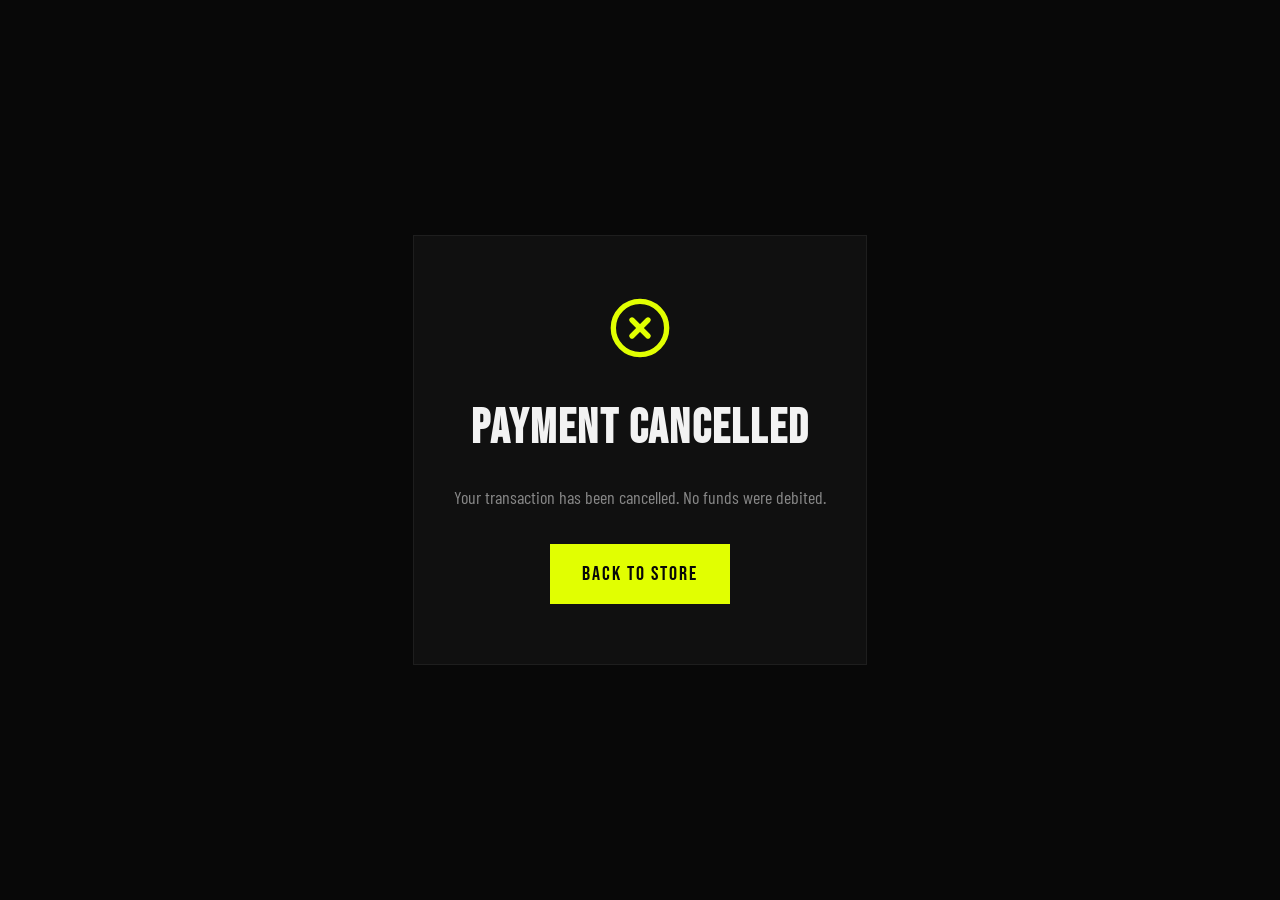
<file: cancel.html>
<!DOCTYPE html>
<html lang="en">
<head>
<meta charset="UTF-8">
<meta name="viewport" content="width=device-width, initial-scale=1.0">
<title>Payment Cancelled — Artifacts Coffee</title>
<meta name="description" content="Your payment was cancelled. No funds were debited. Return to the store to try again.">
<meta name="robots" content="noindex">
<link rel="icon" href="images/favicon.ico" type="image/x-icon">
<link rel="preconnect" href="https://fonts.googleapis.com">
<link rel="preconnect" href="https://fonts.gstatic.com" crossorigin>
<link href="https://fonts.googleapis.com/css2?family=Bebas+Neue&family=DM+Mono:wght@300;400;500&family=Barlow+Condensed:ital,wght@0,400;0,600;0,700;0,900;1,400&display=swap" rel="stylesheet">
<style>
  :root {
    --cyan: #0FA8DF;
    --yellow: #E1FF01;
    --black: #080808;
    --off: #101010;
    --border: #1E1E1E;
    --white: #F2F2F2;
  }
  *, *::before, *::after { box-sizing: border-box; margin: 0; padding: 0; }
  body {
    background: var(--black);
    color: var(--white);
    font-family: 'DM Mono', monospace;
    font-size: 13px;
    line-height: 1.6;
    display: flex;
    flex-direction: column;
    align-items: center;
    justify-content: center;
    min-height: 100vh;
    padding: 24px;
    text-align: center;
  }
  .container {
    max-width: 600px;
    border: 1px solid var(--border);
    padding: 60px 40px;
    background: var(--off);
  }
  .icon {
    width: 64px;
    height: 64px;
    margin-bottom: 24px;
    color: var(--yellow);
  }
  h1 {
    font-family: 'Bebas Neue', sans-serif;
    font-size: 48px;
    letter-spacing: 0.04em;
    color: var(--white);
    margin-bottom: 16px;
  }
  p {
    font-family: 'Barlow Condensed', sans-serif;
    font-size: 18px;
    color: #888;
    margin-bottom: 32px;
  }
  .btn {
    display: inline-block;
    background: var(--yellow);
    color: var(--black);
    padding: 14px 32px;
    font-family: 'Bebas Neue', sans-serif;
    font-size: 20px;
    letter-spacing: 0.1em;
    text-decoration: none;
    transition: all 0.2s;
  }
  .btn:hover {
    opacity: 0.85;
    transform: translateY(-2px);
  }
</style>
</head>
<body>
  <div class="container">
    <svg class="icon" viewBox="0 0 24 24" fill="none" stroke="currentColor" stroke-width="2" stroke-linecap="round" stroke-linejoin="round"><circle cx="12" cy="12" r="10"></circle><line x1="15" y1="9" x2="9" y2="15"></line><line x1="9" y1="9" x2="15" y2="15"></line></svg>
    <h1>Payment Cancelled</h1>
    <p>Your transaction has been cancelled. No funds were debited.</p>
    <a href="index.html" class="btn">Back to Store</a>
  </div>
</body>
</html>
</file>
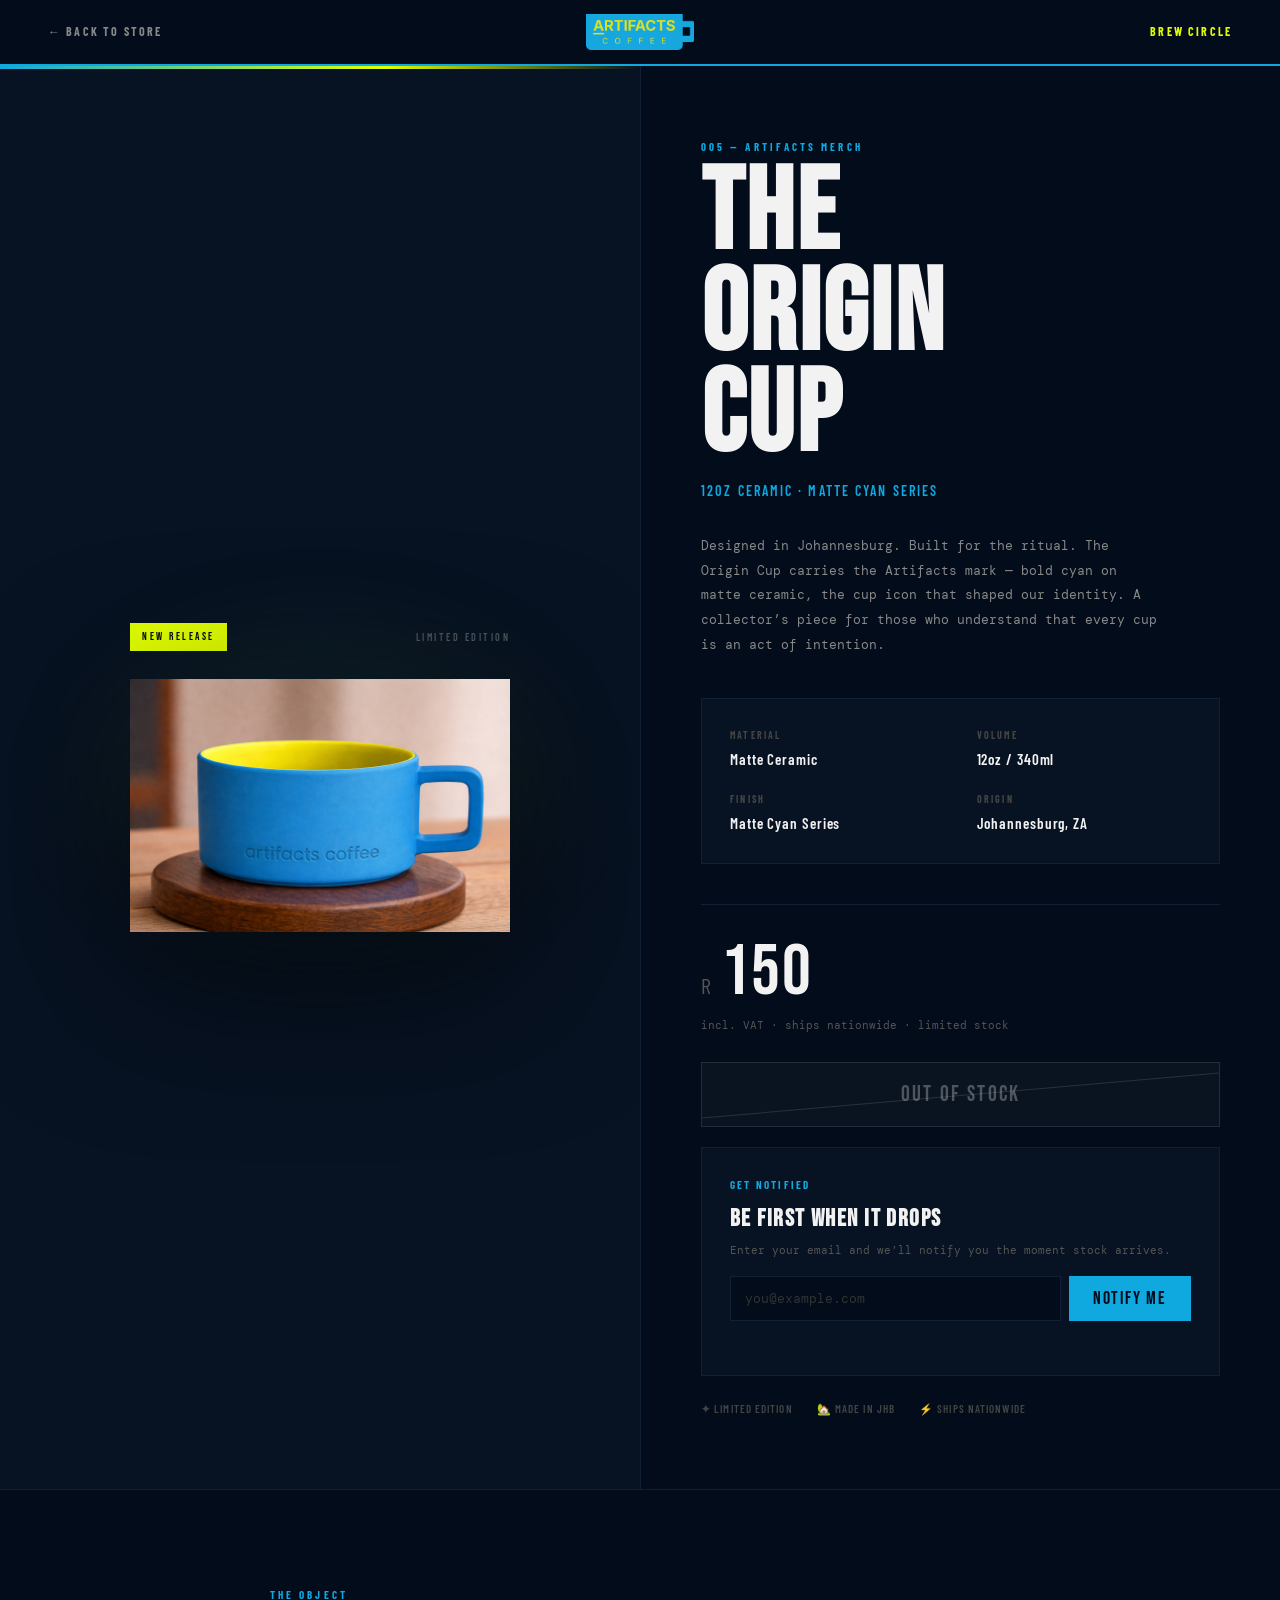
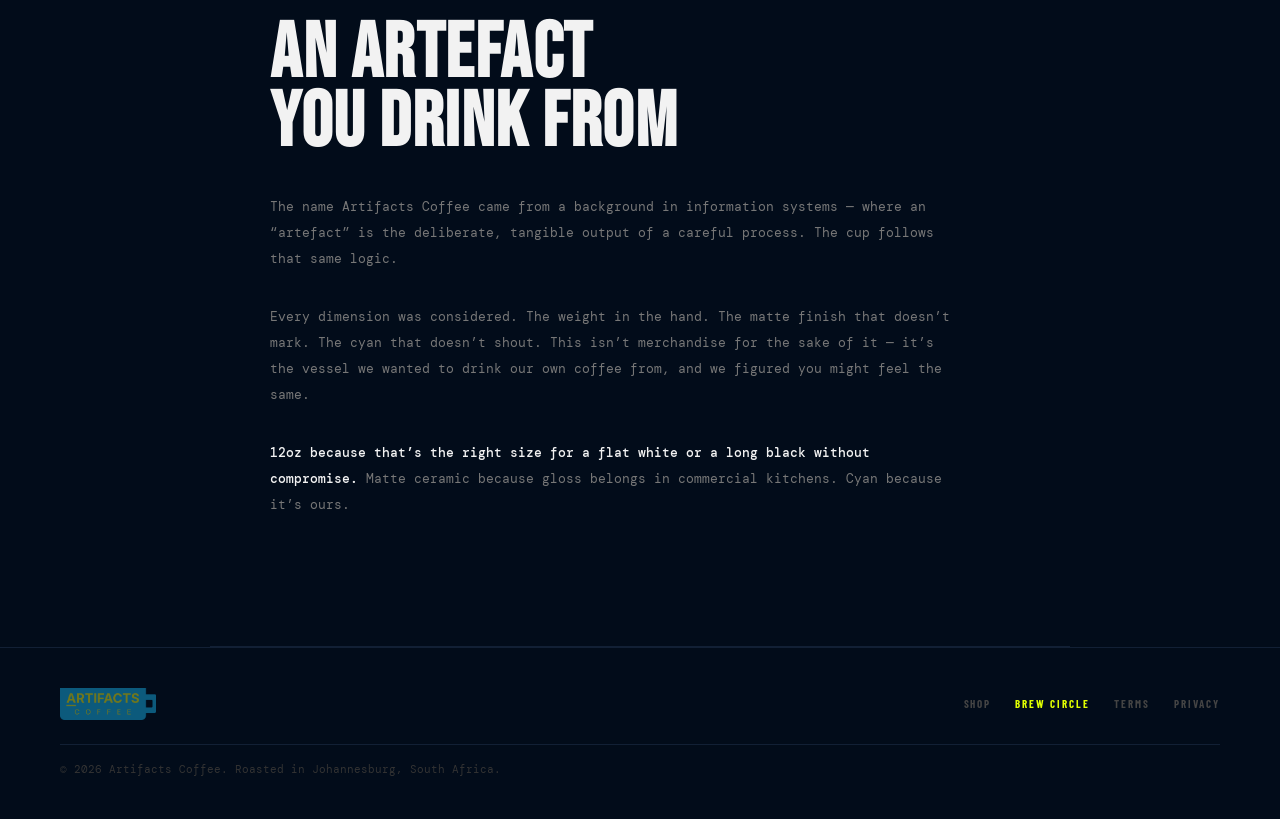
<file: cup.html>
<!DOCTYPE html>
<html lang="en">
<head>
<meta charset="UTF-8">
<meta name="viewport" content="width=device-width, initial-scale=1.0">
<meta name="color-scheme" content="dark">
<title>The Origin Cup &mdash; Artifacts Coffee</title>
<meta name="description" content="The Origin Cup. 12oz matte ceramic. Designed in Johannesburg. Coming soon from Artifacts Coffee.">
<meta property="og:title" content="The Origin Cup &mdash; Artifacts Coffee">
<meta property="og:image" content="https://artifactscoffee.co.za/images/cup.png">
<link rel="icon" href="images/favicon.ico" type="image/x-icon">
<link rel="apple-touch-icon" href="images/apple-touch-icon.png">
<link rel="preconnect" href="https://fonts.googleapis.com">
<link rel="preconnect" href="https://fonts.gstatic.com" crossorigin>
<link href="https://fonts.googleapis.com/css2?family=Bebas+Neue&family=DM+Mono:wght@300;400;500&family=Barlow+Condensed:ital,wght@0,400;0,600;0,700;0,900;1,400&display=swap" rel="stylesheet" media="print" onload="this.media='all'">
<noscript><link href="https://fonts.googleapis.com/css2?family=Bebas+Neue&family=DM+Mono:wght@300;400;500&family=Barlow+Condensed:ital,wght@0,400;0,600;0,700;0,900;1,400&display=swap" rel="stylesheet"></noscript>
<style>
  :root {
    color-scheme: dark;
    --cyan:#0FA8DF;--yellow:#E1FF01;--black:#020c1a;--off:#071222;--mid:#0a1828;
    --border:#122035;--white:#F2F2F2;--muted:#888;
  }
  *,*::before,*::after{box-sizing:border-box;margin:0;padding:0;}
  html{scroll-behavior:smooth;background:var(--black);forced-color-adjust:none;-webkit-forced-color-adjust:none;}
  body{forced-color-adjust:none;-webkit-forced-color-adjust:none;background:var(--black);color:var(--white);font-family:'DM Mono',monospace;font-size:13px;line-height:1.6;overflow-x:hidden;min-height:100vh;}

  /* NAV */
  nav{position:sticky;top:0;z-index:300;width:100%;background:var(--black);border-bottom:2px solid var(--cyan);display:grid;grid-template-columns:1fr auto 1fr;align-items:center;padding:0 48px;height:66px;}
  .nav-logo{display:flex;align-items:center;text-decoration:none;}
  .nav-logo img{height:36px;display:block;}
  .nav-back{font-family:'Barlow Condensed',sans-serif;font-size:12px;font-weight:700;letter-spacing:0.18em;text-transform:uppercase;color:var(--muted);text-decoration:none;transition:color 0.2s;justify-self:start;}
  .nav-back:hover{color:var(--cyan);}
  .nav-shop{font-family:'Barlow Condensed',sans-serif;font-size:12px;font-weight:700;letter-spacing:0.18em;text-transform:uppercase;color:var(--muted);text-decoration:none;transition:color 0.2s;justify-self:end;}
  .nav-shop:hover{color:var(--yellow);}
  @media(max-width:600px){nav{padding:0 20px;}nav .nav-logo img{height:28px;}}

  /* HERO SPLIT */
  .cup-hero{display:grid;grid-template-columns:1fr 1fr;min-height:calc(100vh - 66px);border-bottom:1px solid var(--border);}
  @media(max-width:860px){.cup-hero{grid-template-columns:1fr;min-height:auto;}}

  /* VISUAL SIDE */
  .cup-visual{position:relative;background:var(--off);display:flex;align-items:center;justify-content:center;overflow:hidden;min-height:500px;}
  .cup-visual-glow{position:absolute;width:500px;height:300px;border-radius:50%;background:radial-gradient(ellipse,rgba(15,168,223,0.22) 0%,rgba(225,255,1,0.06) 50%,transparent 70%);top:50%;left:50%;transform:translate(-50%,-50%);filter:blur(60px);pointer-events:none;}
  .cup-visual-inner{position:relative;z-index:1;width:100%;max-width:460px;padding:60px 40px;}
  .cup-visual-inner img{width:100%;object-fit:contain;display:block;animation:float 7s ease-in-out infinite;filter:drop-shadow(0 40px 80px rgba(0,0,0,0.6));}
  @keyframes float{0%,100%{transform:translateY(0)}50%{transform:translateY(-14px)}}
  .cup-badge-row{display:flex;justify-content:space-between;align-items:center;margin-bottom:28px;}
  .cup-badge-new{background:var(--yellow);color:var(--black);font-family:'Bebas Neue',sans-serif;font-size:11px;letter-spacing:2.5px;padding:5px 12px;}
  .cup-badge-ltd{font-size:10px;color:rgba(255,255,255,0.28);letter-spacing:2.5px;text-transform:uppercase;font-family:'Barlow Condensed',sans-serif;font-weight:600;}
  .cup-visual::before{content:'';position:absolute;top:0;left:0;right:0;height:3px;background:linear-gradient(90deg,var(--cyan),var(--yellow) 60%,transparent);}

  /* INFO SIDE */
  .cup-info{padding:72px 60px;display:flex;flex-direction:column;justify-content:center;border-left:1px solid var(--border);}
  @media(max-width:860px){.cup-info{padding:56px 28px;border-left:none;border-top:1px solid var(--border);}}

  .cup-kicker{font-family:'Barlow Condensed',sans-serif;font-size:11px;font-weight:700;letter-spacing:0.28em;text-transform:uppercase;color:var(--cyan);margin-bottom:8px;}
  .cup-title{font-family:'Bebas Neue',sans-serif;font-size:clamp(72px,9vw,120px);line-height:0.88;letter-spacing:0.02em;margin-bottom:12px;}
  .cup-subtitle{font-family:'Barlow Condensed',sans-serif;font-size:14px;font-weight:600;letter-spacing:0.15em;text-transform:uppercase;color:var(--cyan);margin-bottom:32px;}

  .cup-desc{font-size:13px;color:#888;line-height:1.9;margin-bottom:40px;max-width:460px;}

  /* SPECS GRID */
  .cup-specs{display:grid;grid-template-columns:1fr 1fr;gap:20px 32px;margin-bottom:40px;padding:28px;background:var(--off);border:1px solid var(--border);}
  .cup-spec-item{display:flex;flex-direction:column;gap:4px;}
  .cup-spec-l{font-family:'Barlow Condensed',sans-serif;font-size:10px;font-weight:700;letter-spacing:0.22em;text-transform:uppercase;color:#444;}
  .cup-spec-v{font-family:'Barlow Condensed',sans-serif;font-size:15px;font-weight:600;letter-spacing:0.06em;color:var(--white);}
  @media(max-width:480px){.cup-specs{grid-template-columns:1fr;}}

  /* PRICE + CTA */
  .cup-divider{width:100%;height:1px;background:var(--border);margin:0 0 32px;}
  .cup-price-row{display:flex;align-items:baseline;gap:10px;margin-bottom:8px;}
  .cup-r{font-family:'Barlow Condensed',sans-serif;font-size:22px;color:#555;}
  .cup-price{font-family:'Bebas Neue',sans-serif;font-size:72px;line-height:1;letter-spacing:0.02em;color:var(--white);}
  .cup-price-note{font-size:11px;color:#555;margin-bottom:28px;font-family:'DM Mono',monospace;}

  .cup-oos-btn{position:relative;width:100%;padding:18px 32px;background:rgba(255,255,255,0.03);border:1px solid rgba(255,255,255,0.1);color:rgba(255,255,255,0.28);font-family:'Bebas Neue',sans-serif;font-size:22px;letter-spacing:0.1em;cursor:not-allowed;overflow:hidden;margin-bottom:20px;}
  .cup-oos-line{position:absolute;top:50%;left:-10px;width:calc(100% + 20px);height:1px;background:rgba(255,255,255,0.12);transform:rotate(-5deg);}

  /* NOTIFY FORM */
  .notify-section{background:var(--off);border:1px solid var(--border);padding:28px;margin-bottom:0;}
  .notify-label{font-family:'Barlow Condensed',sans-serif;font-size:11px;font-weight:700;letter-spacing:0.2em;text-transform:uppercase;color:var(--cyan);margin-bottom:6px;display:block;}
  .notify-heading{font-family:'Bebas Neue',sans-serif;font-size:24px;letter-spacing:0.06em;color:var(--white);margin-bottom:4px;}
  .notify-sub{font-size:11px;color:#555;margin-bottom:16px;font-family:'DM Mono',monospace;}
  .notify-row{display:flex;gap:8px;}
  .notify-input{flex:1;background:var(--black);border:1px solid var(--border);color:var(--white);font-family:'DM Mono',monospace;font-size:13px;padding:12px 14px;outline:none;transition:border-color 0.2s;}
  .notify-input:focus{border-color:var(--cyan);}
  .notify-input::placeholder{color:#333;}
  .notify-btn{background:var(--cyan);color:var(--black);border:none;font-family:'Bebas Neue',sans-serif;font-size:18px;letter-spacing:0.1em;padding:12px 24px;cursor:pointer;white-space:nowrap;transition:opacity 0.2s;}
  .notify-btn:hover{opacity:0.85;}
  .notify-feedback{font-family:'DM Mono',monospace;font-size:11px;color:var(--cyan);margin-top:10px;min-height:16px;}
  @media(max-width:480px){.notify-row{flex-direction:column;}}

  /* TRUST */
  .cup-trust{display:flex;gap:24px;margin-top:24px;flex-wrap:wrap;}
  .cup-trust-item{font-family:'Barlow Condensed',sans-serif;font-size:11px;font-weight:600;letter-spacing:0.1em;text-transform:uppercase;color:#444;}

  /* STORY SECTION */
  .cup-story{padding:96px 60px;border-bottom:1px solid var(--border);max-width:860px;margin:0 auto;}
  @media(max-width:860px){.cup-story{padding:64px 28px;}}
  .story-kicker{font-family:'Barlow Condensed',sans-serif;font-size:11px;font-weight:700;letter-spacing:0.28em;text-transform:uppercase;color:var(--cyan);margin-bottom:16px;}
  .story-title{font-family:'Bebas Neue',sans-serif;font-size:clamp(48px,6vw,80px);line-height:0.9;letter-spacing:0.02em;margin-bottom:36px;}
  .story-body{font-size:13px;color:#777;line-height:2;margin-bottom:32px;max-width:680px;}
  .story-body strong{color:var(--white);font-weight:500;}

  /* FOOTER */
  .cup-footer{padding:40px 60px;border-top:1px solid var(--border);display:flex;align-items:center;justify-content:space-between;flex-wrap:wrap;gap:20px;}
  @media(max-width:600px){.cup-footer{padding:32px 24px;flex-direction:column;text-align:center;}}
  .cup-footer img{height:32px;opacity:0.5;}
  .cup-footer-links{display:flex;gap:24px;list-style:none;font-family:'Barlow Condensed',sans-serif;font-size:11px;font-weight:700;letter-spacing:0.18em;text-transform:uppercase;}
  .cup-footer-links a{color:#444;text-decoration:none;transition:color 0.2s;}
  .cup-footer-links a:hover{color:var(--yellow);}
  .cup-footer-copy{font-size:11px;color:#333;width:100%;border-top:1px solid var(--border);padding-top:16px;margin-top:4px;}

  .reveal{opacity:0;transform:translateY(20px);transition:opacity 0.7s ease,transform 0.7s ease;}
  .reveal.in{opacity:1;transform:none;}
  .d1{transition-delay:0.12s;}.d2{transition-delay:0.24s;}.d3{transition-delay:0.36s;}
</style>
</head>
<body>

<nav>
  <a href="index.html" class="nav-back">&larr; Back to Store</a>
  <div class="nav-logo"><a href="index.html" style="display:block;line-height:0;"><img src="images/logo.png" alt="Artifacts Coffee"></a></div>
  <a href="rewards.html" class="nav-shop" style="color:var(--yellow)">Brew Circle</a>
</nav>

<div class="cup-hero">

  <!-- VISUAL -->
  <div class="cup-visual">
    <div class="cup-visual-glow"></div>
    <div class="cup-visual-inner">
      <div class="cup-badge-row">
        <span class="cup-badge-new">New Release</span>
        <span class="cup-badge-ltd">Limited Edition</span>
      </div>
      <img src="images/cup.png" alt="Artifacts Origin Cup &mdash; 12oz Matte Cyan">
    </div>
  </div>

  <!-- INFO -->
  <div class="cup-info">
    <p class="cup-kicker reveal">005 &mdash; Artifacts Merch</p>
    <h1 class="cup-title reveal d1">The<br>Origin<br>Cup</h1>
    <p class="cup-subtitle reveal d1">12oz Ceramic &middot; Matte Cyan Series</p>

    <p class="cup-desc reveal d2">Designed in Johannesburg. Built for the ritual. The Origin Cup carries the Artifacts mark &mdash; bold cyan on matte ceramic, the cup icon that shaped our identity. A collector&rsquo;s piece for those who understand that every cup is an act of intention.</p>

    <div class="cup-specs reveal d2">
      <div class="cup-spec-item"><span class="cup-spec-l">Material</span><span class="cup-spec-v">Matte Ceramic</span></div>
      <div class="cup-spec-item"><span class="cup-spec-l">Volume</span><span class="cup-spec-v">12oz / 340ml</span></div>
      <div class="cup-spec-item"><span class="cup-spec-l">Finish</span><span class="cup-spec-v">Matte Cyan Series</span></div>
      <div class="cup-spec-item"><span class="cup-spec-l">Origin</span><span class="cup-spec-v">Johannesburg, ZA</span></div>
    </div>

    <div class="cup-divider reveal d3"></div>

    <div class="cup-price-row reveal d3">
      <span class="cup-r">R</span>
      <span class="cup-price">150</span>
    </div>
    <p class="cup-price-note reveal d3">incl. VAT &middot; ships nationwide &middot; limited stock</p>

    <button class="cup-oos-btn" disabled aria-label="Currently out of stock">
      <span class="cup-oos-line"></span>
      Out of Stock
    </button>

    <div class="notify-section reveal d3">
      <span class="notify-label">Get notified</span>
      <h2 class="notify-heading">Be First When It Drops</h2>
      <p class="notify-sub">Enter your email and we&rsquo;ll notify you the moment stock arrives.</p>
      <div class="notify-row">
        <input type="email" id="notify-email" class="notify-input" placeholder="you@example.com" />
        <button class="notify-btn" onclick="handleNotify()">Notify Me</button>
      </div>
      <p class="notify-feedback" id="notify-feedback"></p>
    </div>

    <div class="cup-trust reveal d3">
      <span class="cup-trust-item">&#10022; Limited Edition</span>
      <span class="cup-trust-item">&#127969; Made in JHB</span>
      <span class="cup-trust-item">&#9889; Ships Nationwide</span>
    </div>
  </div>

</div>

<!-- STORY -->
<section class="cup-story">
  <p class="story-kicker reveal">The Object</p>
  <h2 class="story-title reveal">An Artefact<br>You Drink From</h2>
  <p class="story-body reveal">The name Artifacts Coffee came from a background in information systems &mdash; where an &ldquo;artefact&rdquo; is the deliberate, tangible output of a careful process. The cup follows that same logic.</p>
  <p class="story-body reveal">Every dimension was considered. The weight in the hand. The matte finish that doesn&rsquo;t mark. The cyan that doesn&rsquo;t shout. This isn&rsquo;t merchandise for the sake of it &mdash; it&rsquo;s the vessel we wanted to drink our own coffee from, and we figured you might feel the same.</p>
  <p class="story-body reveal"><strong>12oz because that&rsquo;s the right size for a flat white or a long black without compromise.</strong> Matte ceramic because gloss belongs in commercial kitchens. Cyan because it&rsquo;s ours.</p>
</section>

<footer class="cup-footer">
  <img src="images/logo.png" alt="Artifacts Coffee">
  <ul class="cup-footer-links">
    <li><a href="index.html">Shop</a></li>
    <li><a href="rewards.html" style="color:var(--yellow)">Brew Circle</a></li>
    <li><a href="terms.html">Terms</a></li>
    <li><a href="privacy.html">Privacy</a></li>
  </ul>
  <p class="cup-footer-copy">&copy; 2026 Artifacts Coffee. Roasted in Johannesburg, South Africa.</p>
</footer>

<script>
  // Reveal on scroll
  const io = new IntersectionObserver(es => es.forEach(e => { if (e.isIntersecting) { e.target.classList.add('in'); io.unobserve(e.target); } }), { threshold: 0.1 });
  document.querySelectorAll('.reveal').forEach(r => io.observe(r));
  // Hero elements reveal immediately
  document.querySelectorAll('.cup-info .reveal').forEach((el, i) => {
    el.style.transitionDelay = (i * 0.1) + 's';
    requestAnimationFrame(() => requestAnimationFrame(() => el.classList.add('in')));
  });

  // Notify handler — sends to your email via mailto fallback; swap for Resend API when ready
  function handleNotify() {
    const inp = document.getElementById('notify-email');
    const fb  = document.getElementById('notify-feedback');
    const email = inp ? inp.value.trim() : '';
    if (!email || !email.includes('@')) { fb.textContent = 'Please enter a valid email address.'; fb.style.color = '#FF8C00'; return; }
    // Send via mailto as fallback (replace with fetch to Netlify function when ready)
    window.location.href = 'mailto:artifacts.coffee.roastery@gmail.com?subject=Origin%20Cup%20Notify%20Request&body=Please%20notify%20me%20when%20the%20Origin%20Cup%20is%20back%20in%20stock.%0A%0AEmail%3A%20' + encodeURIComponent(email);
    fb.textContent = 'Thanks — we’ll be in touch when it drops.';
    fb.style.color = 'var(--cyan)';
    inp.value = '';
  }

  document.getElementById('notify-email').addEventListener('keydown', e => { if (e.key === 'Enter') handleNotify(); });
</script>
</body>
</html>
</file>
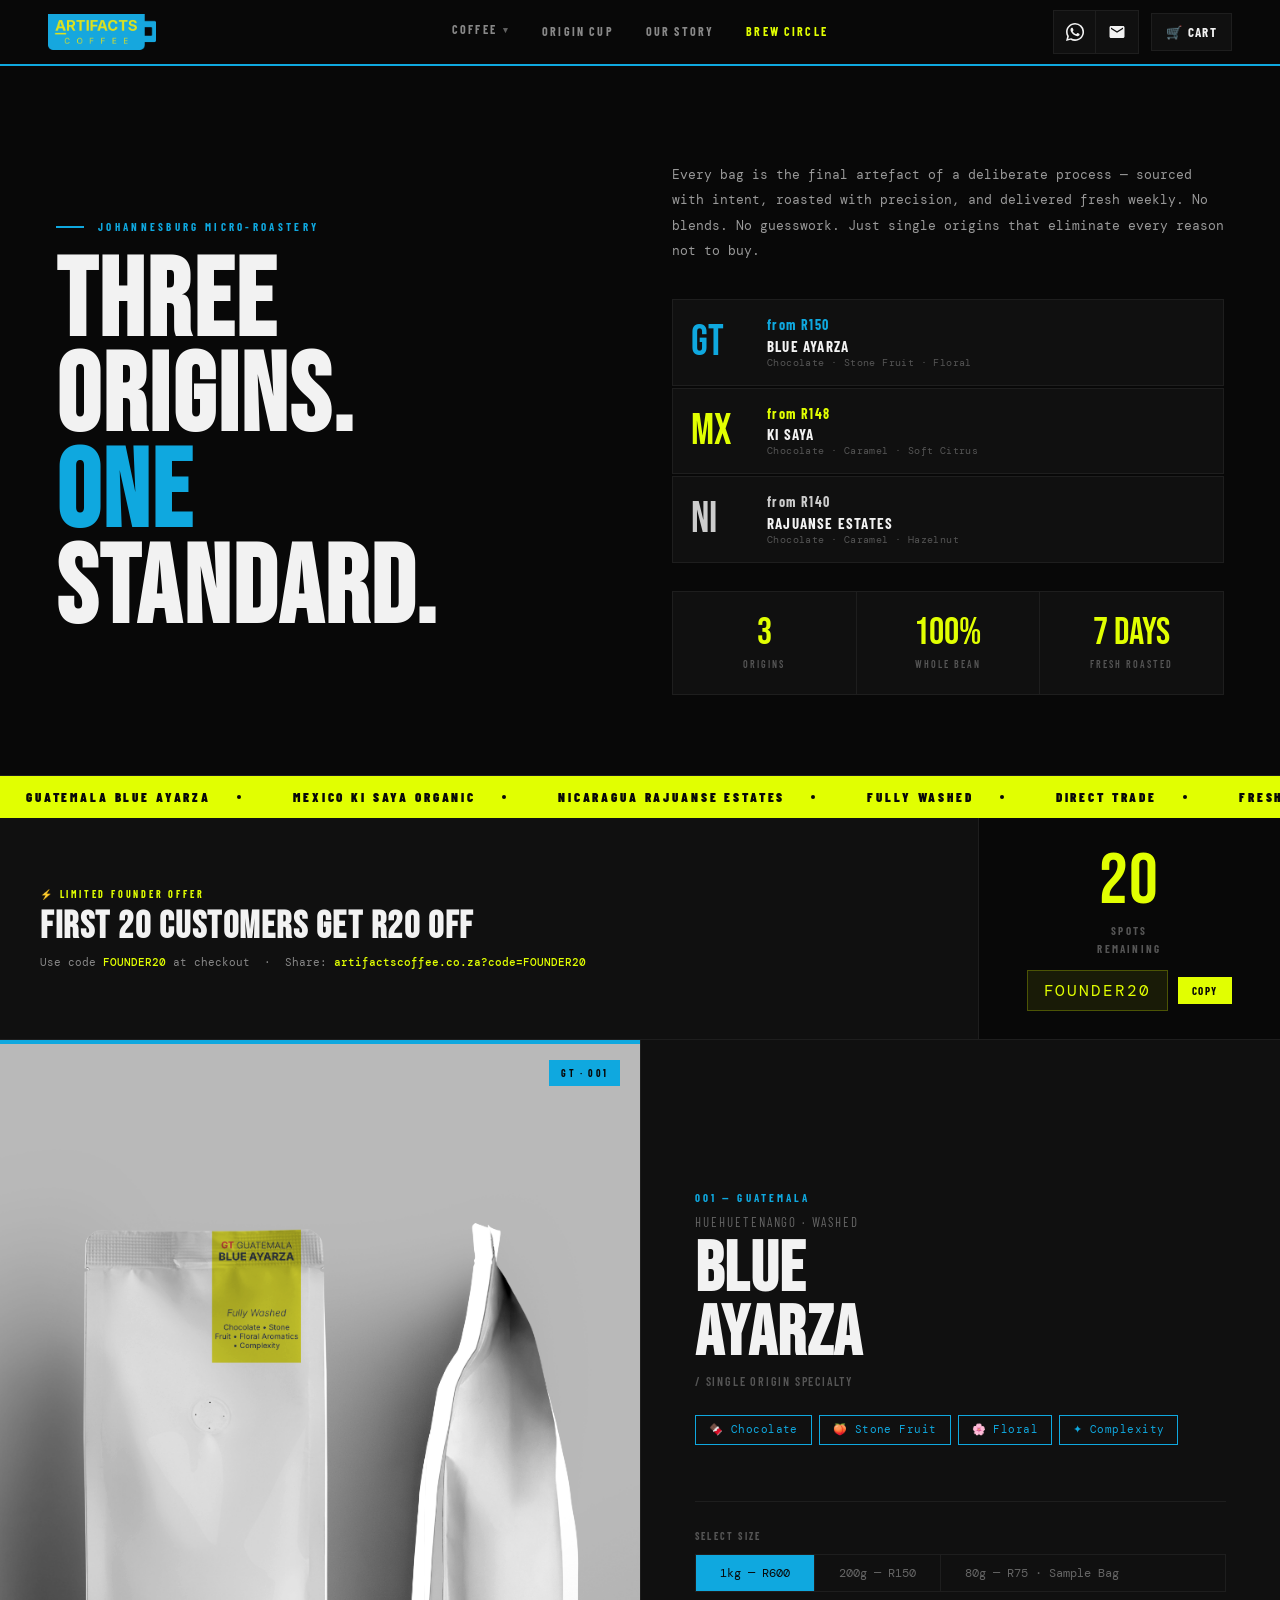
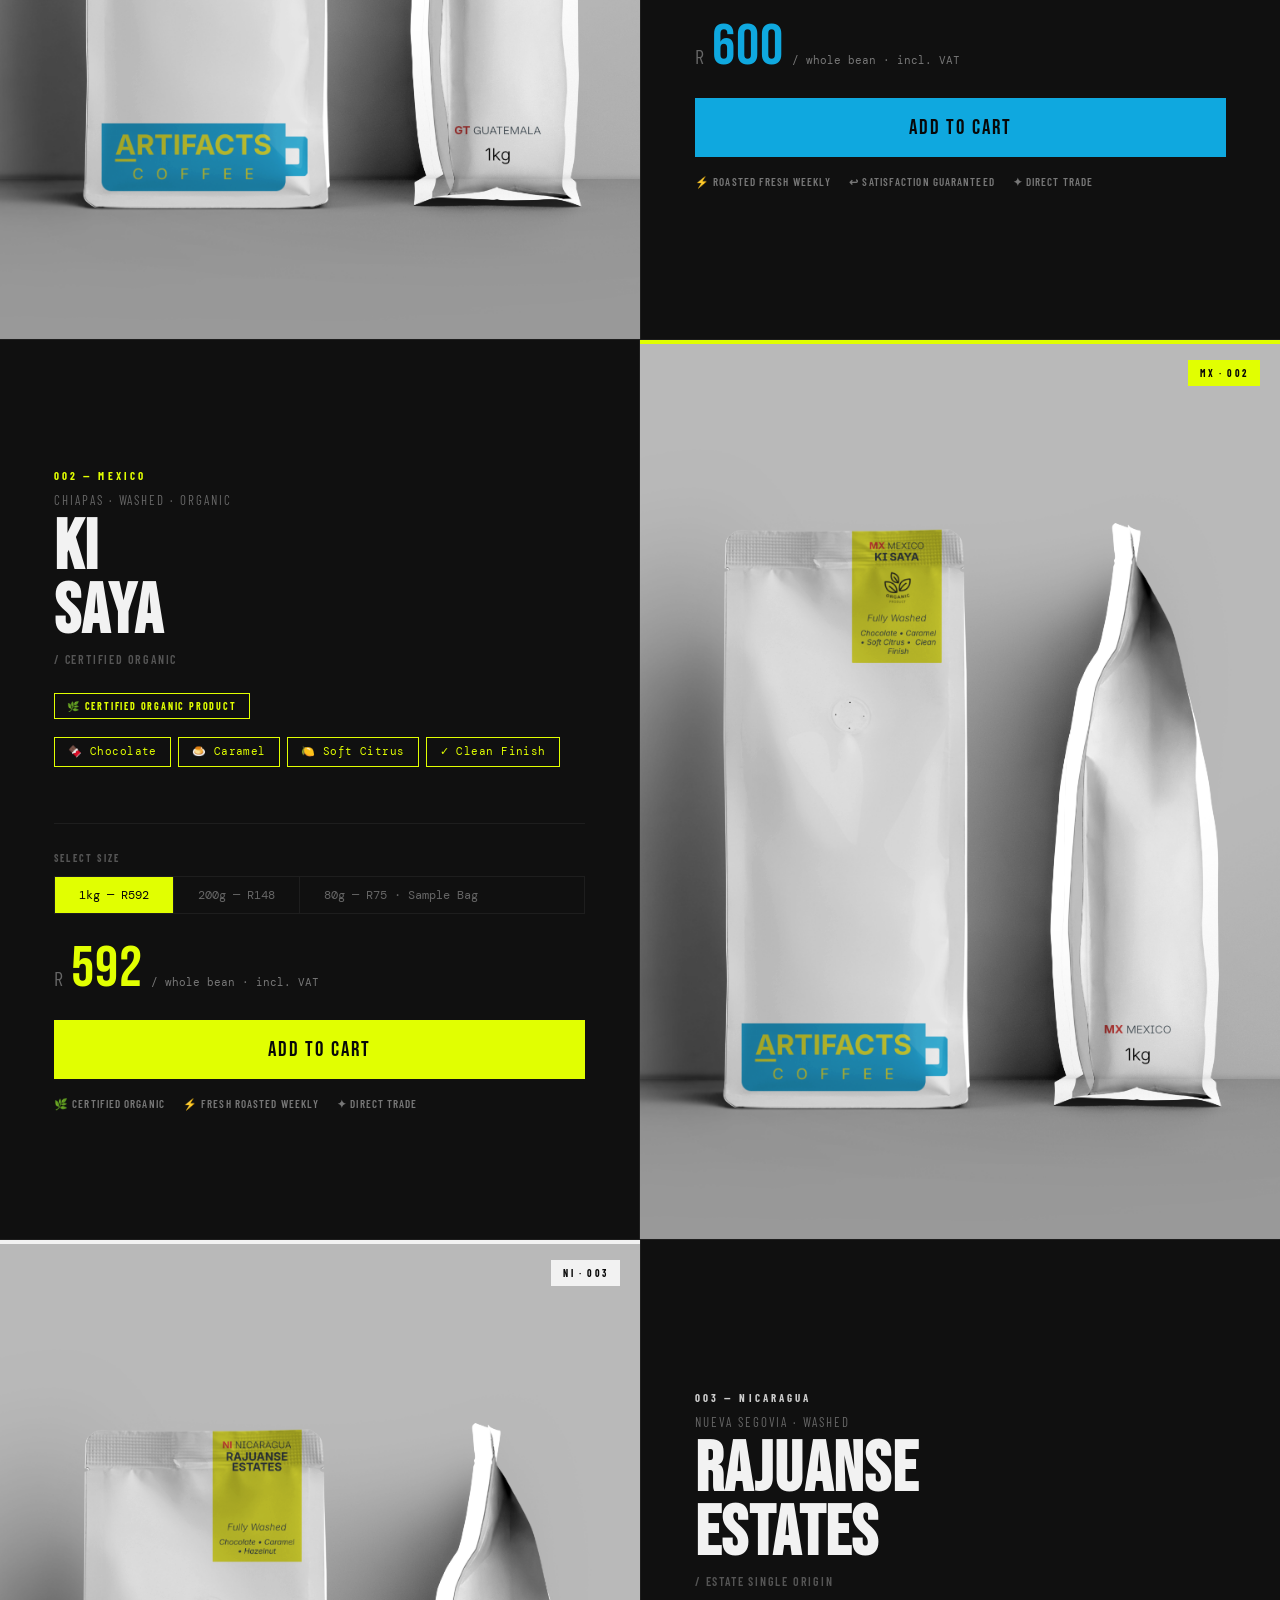
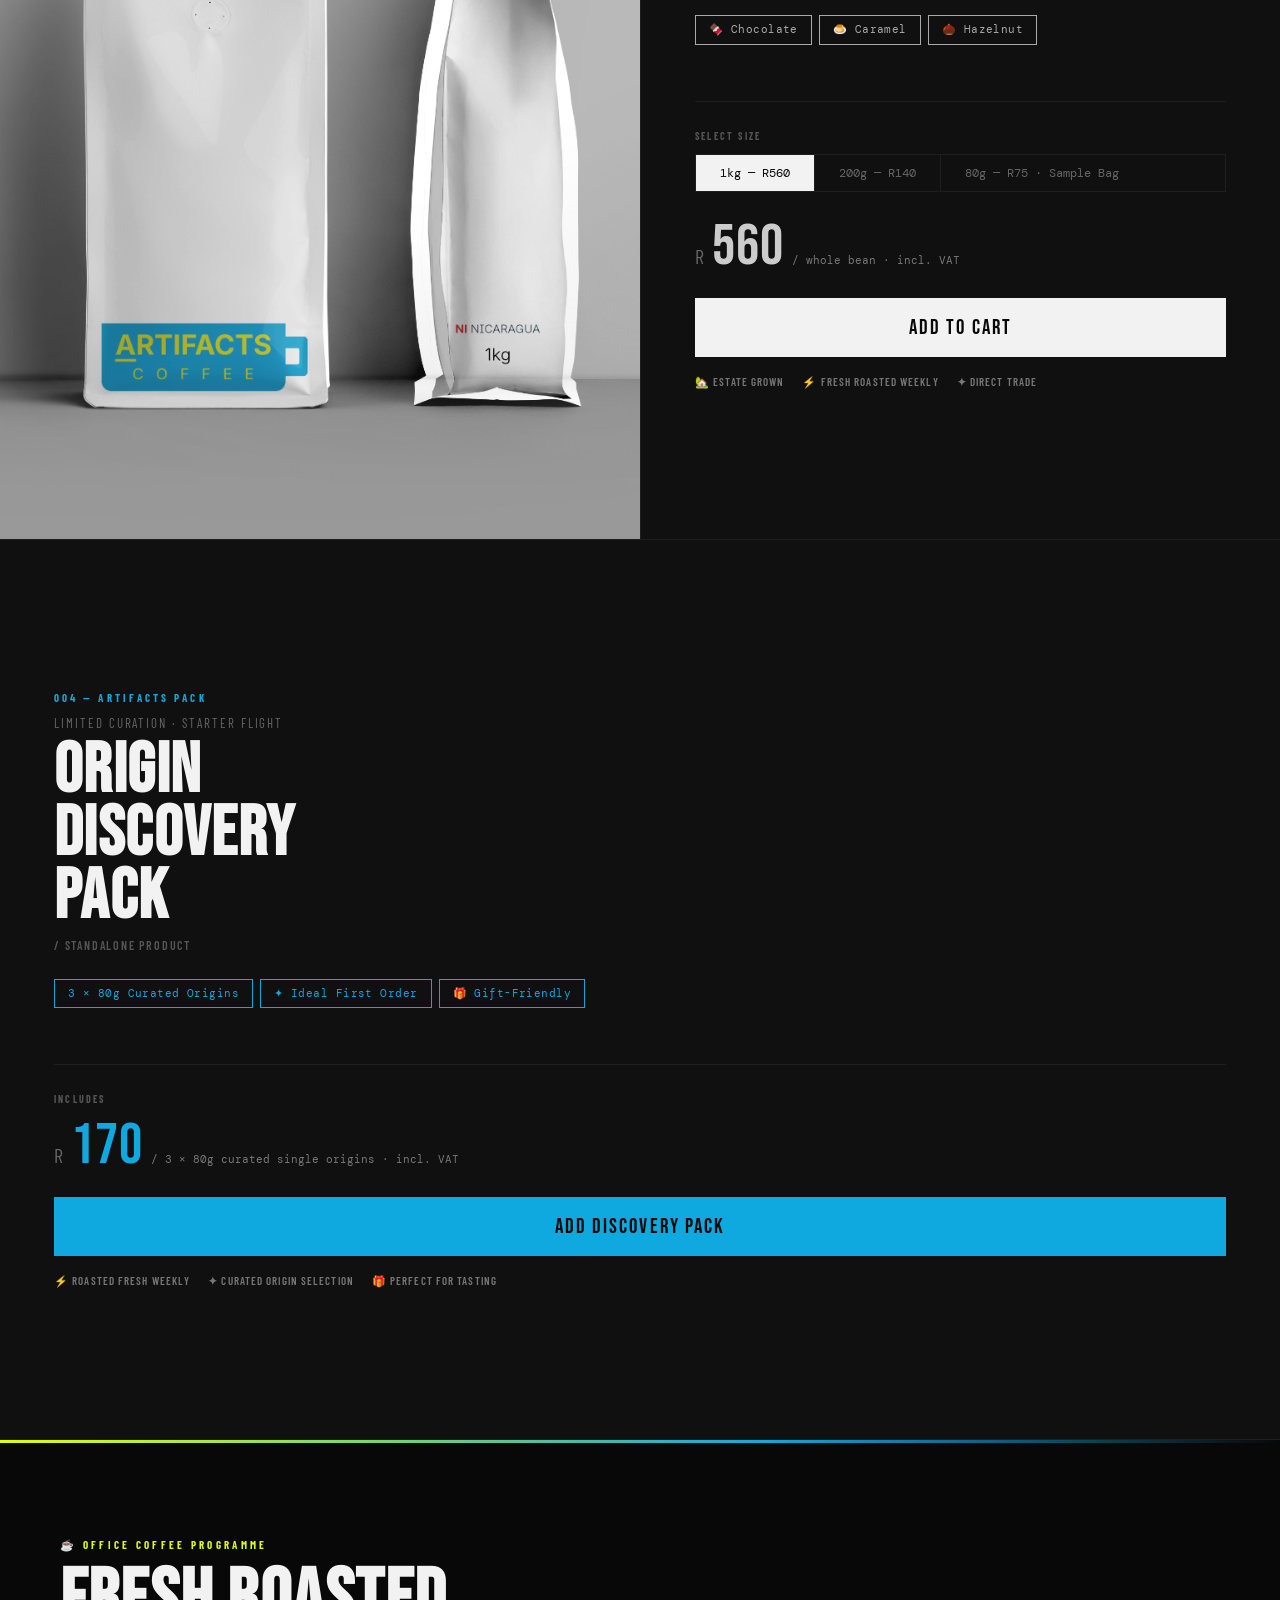
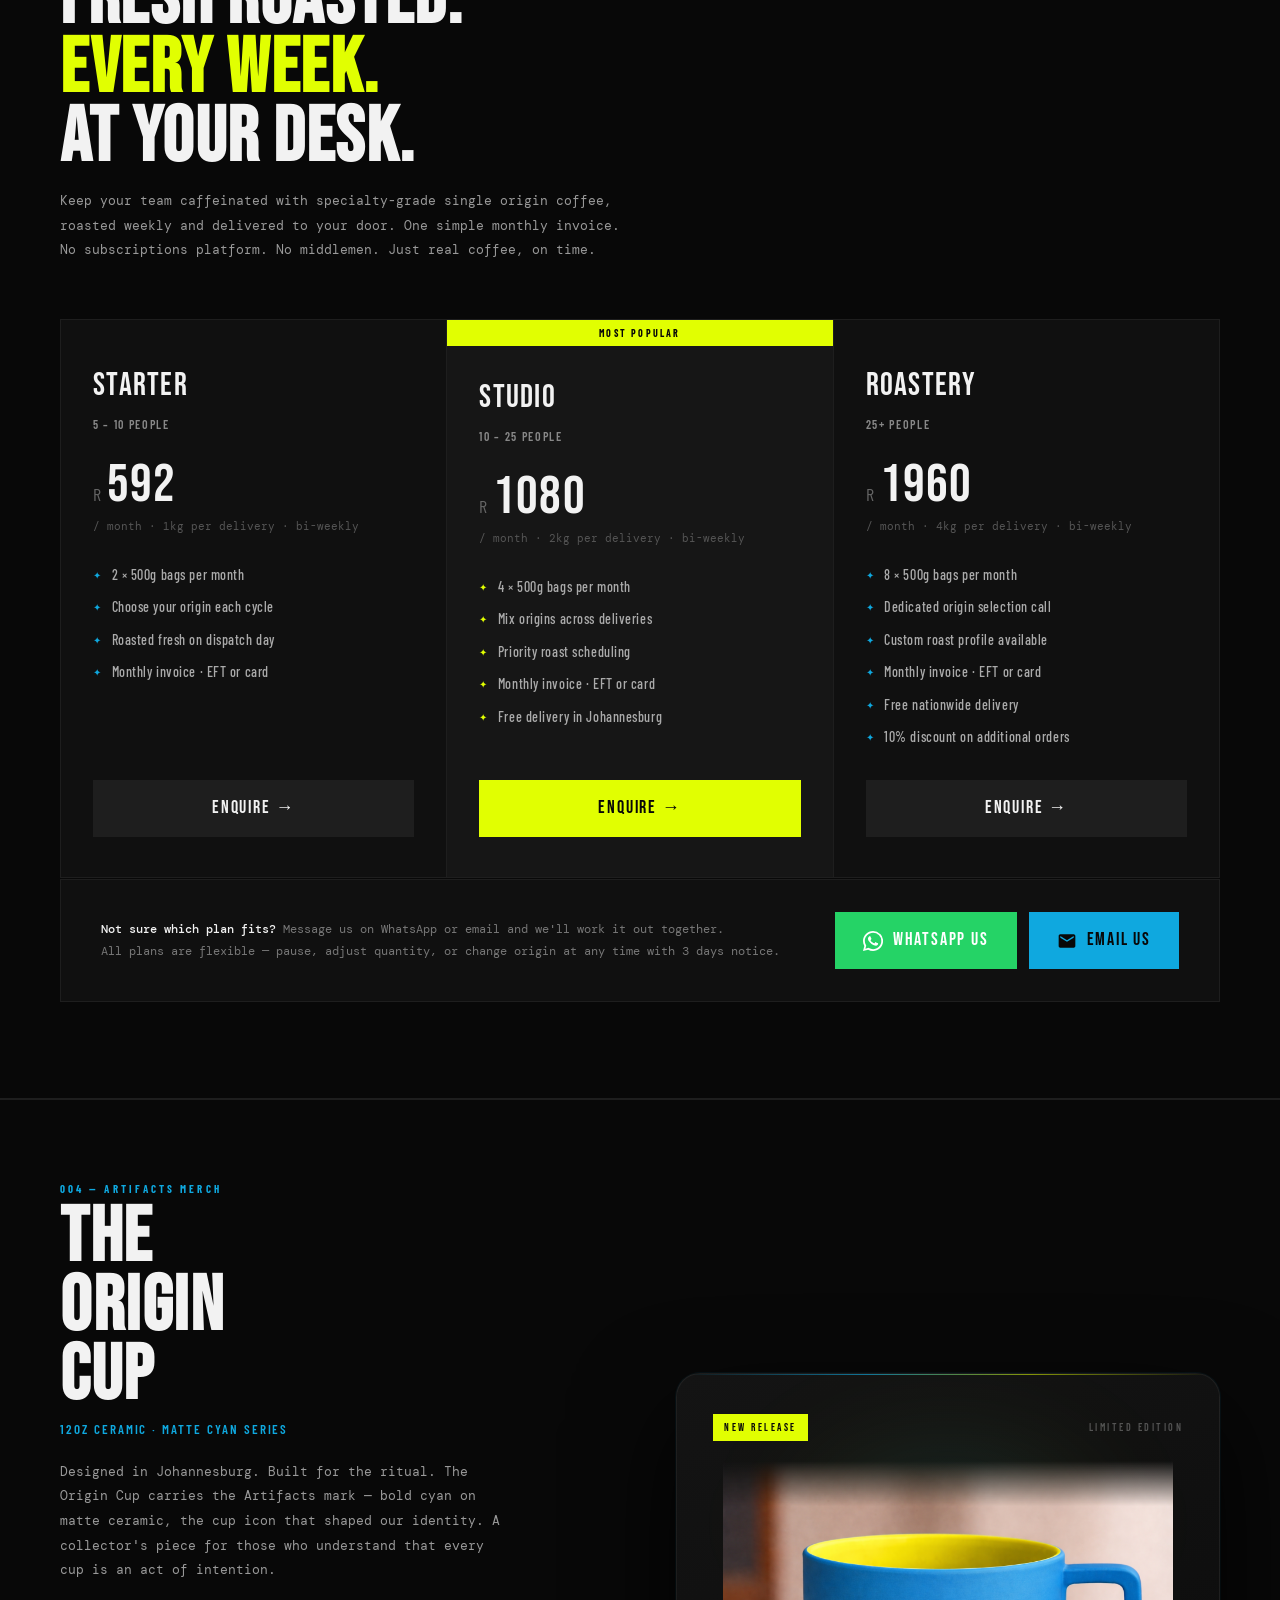
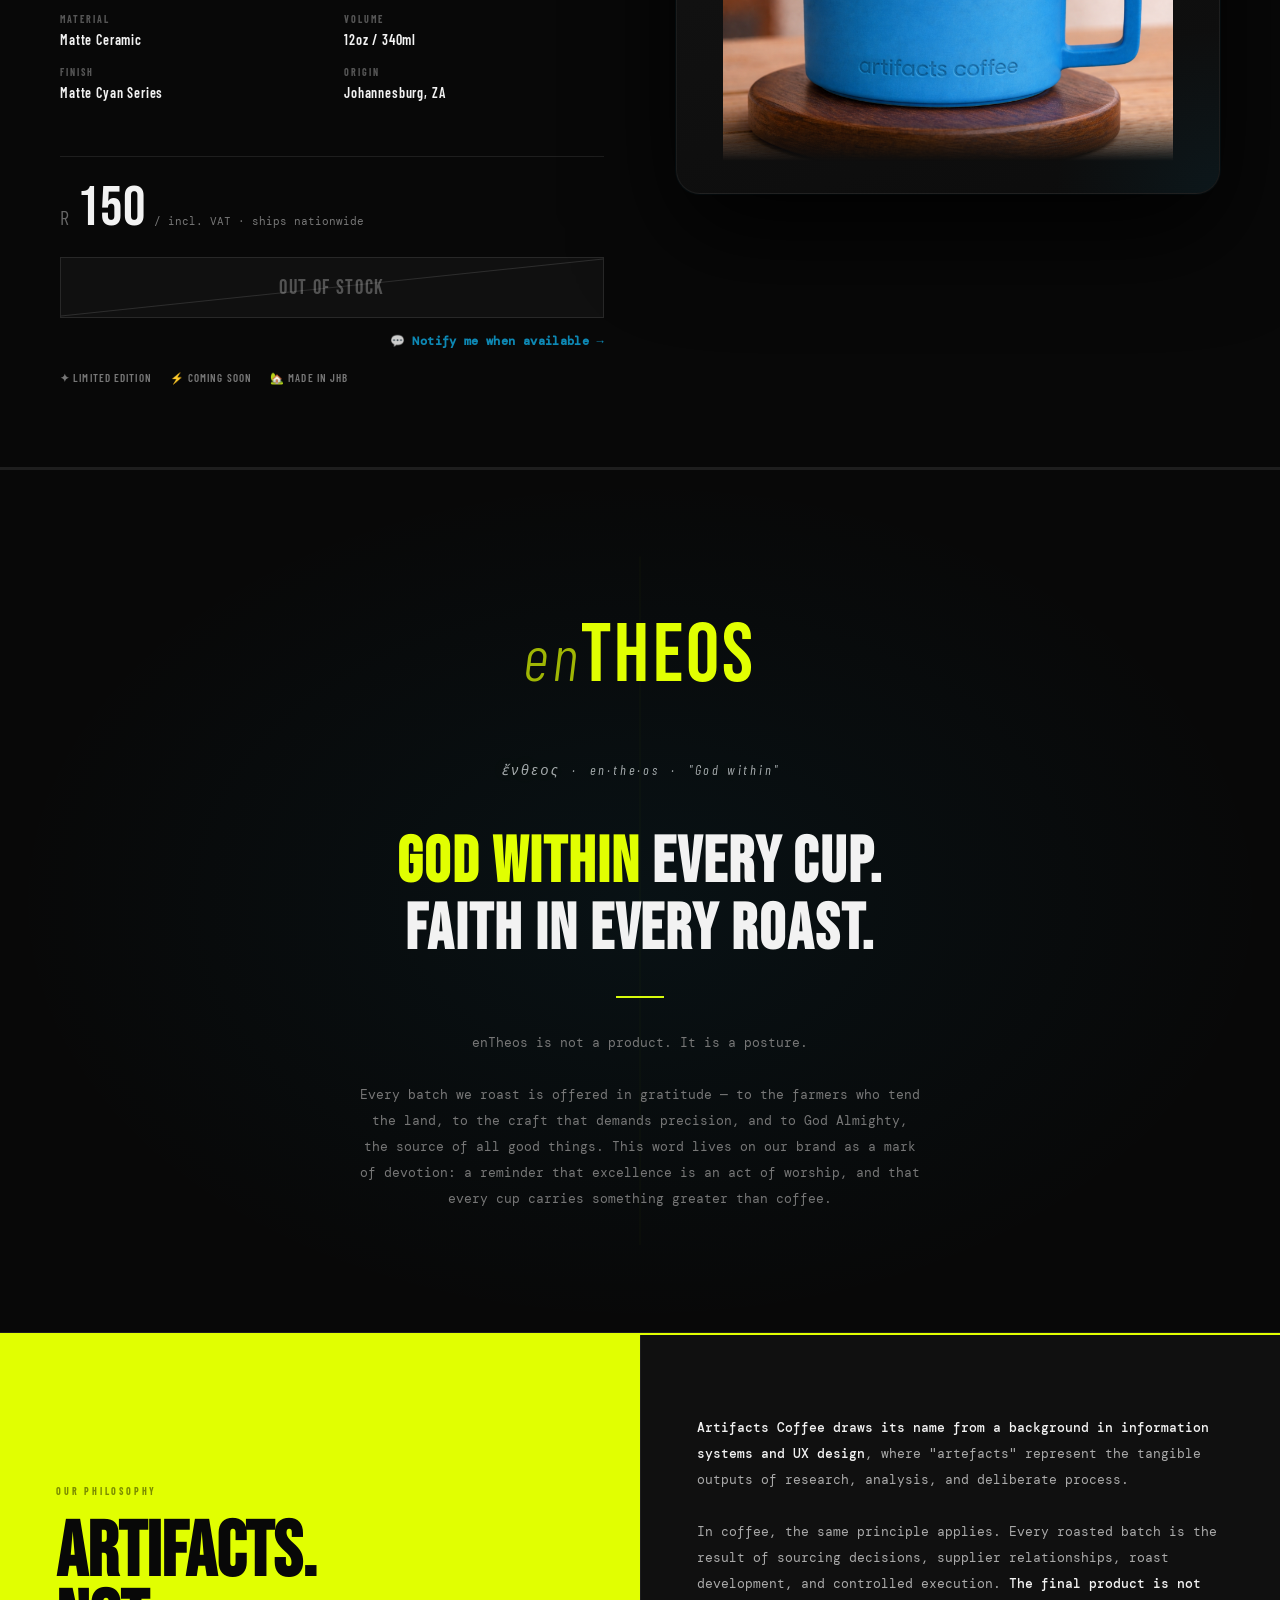
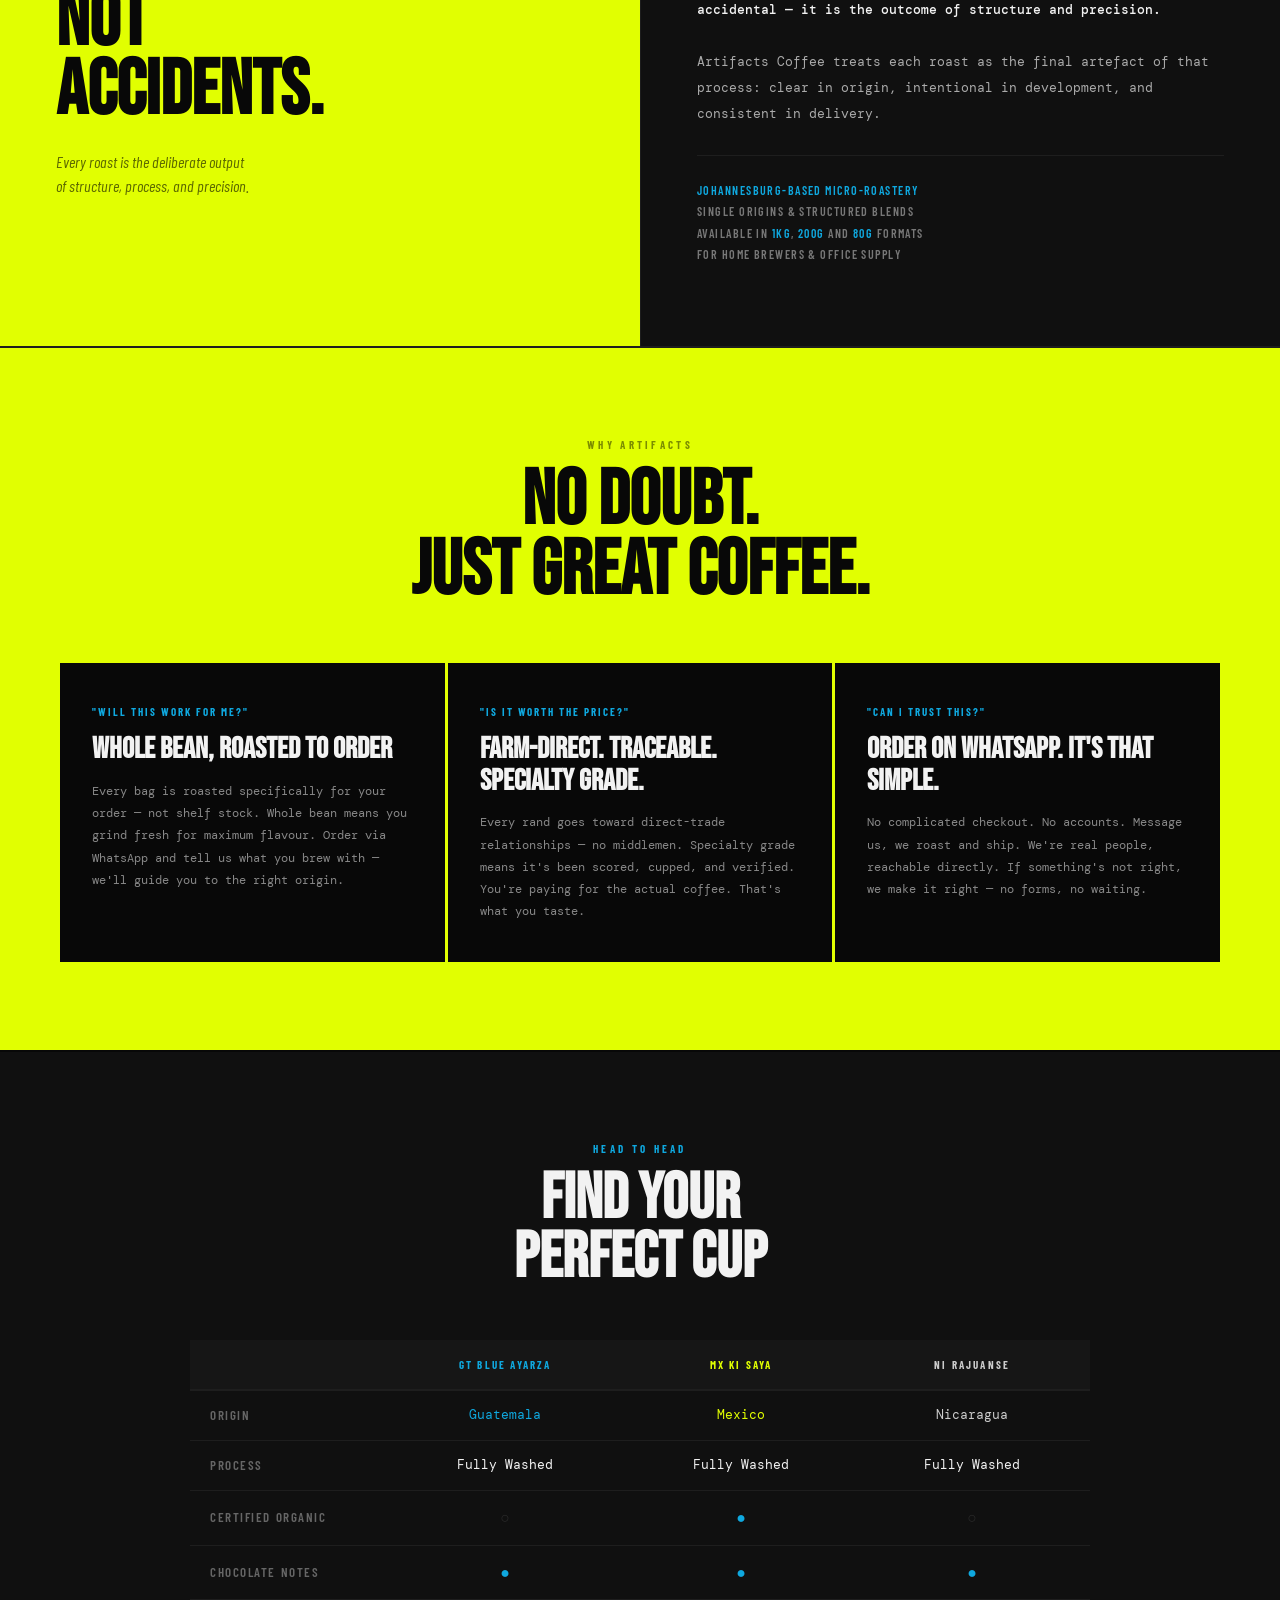
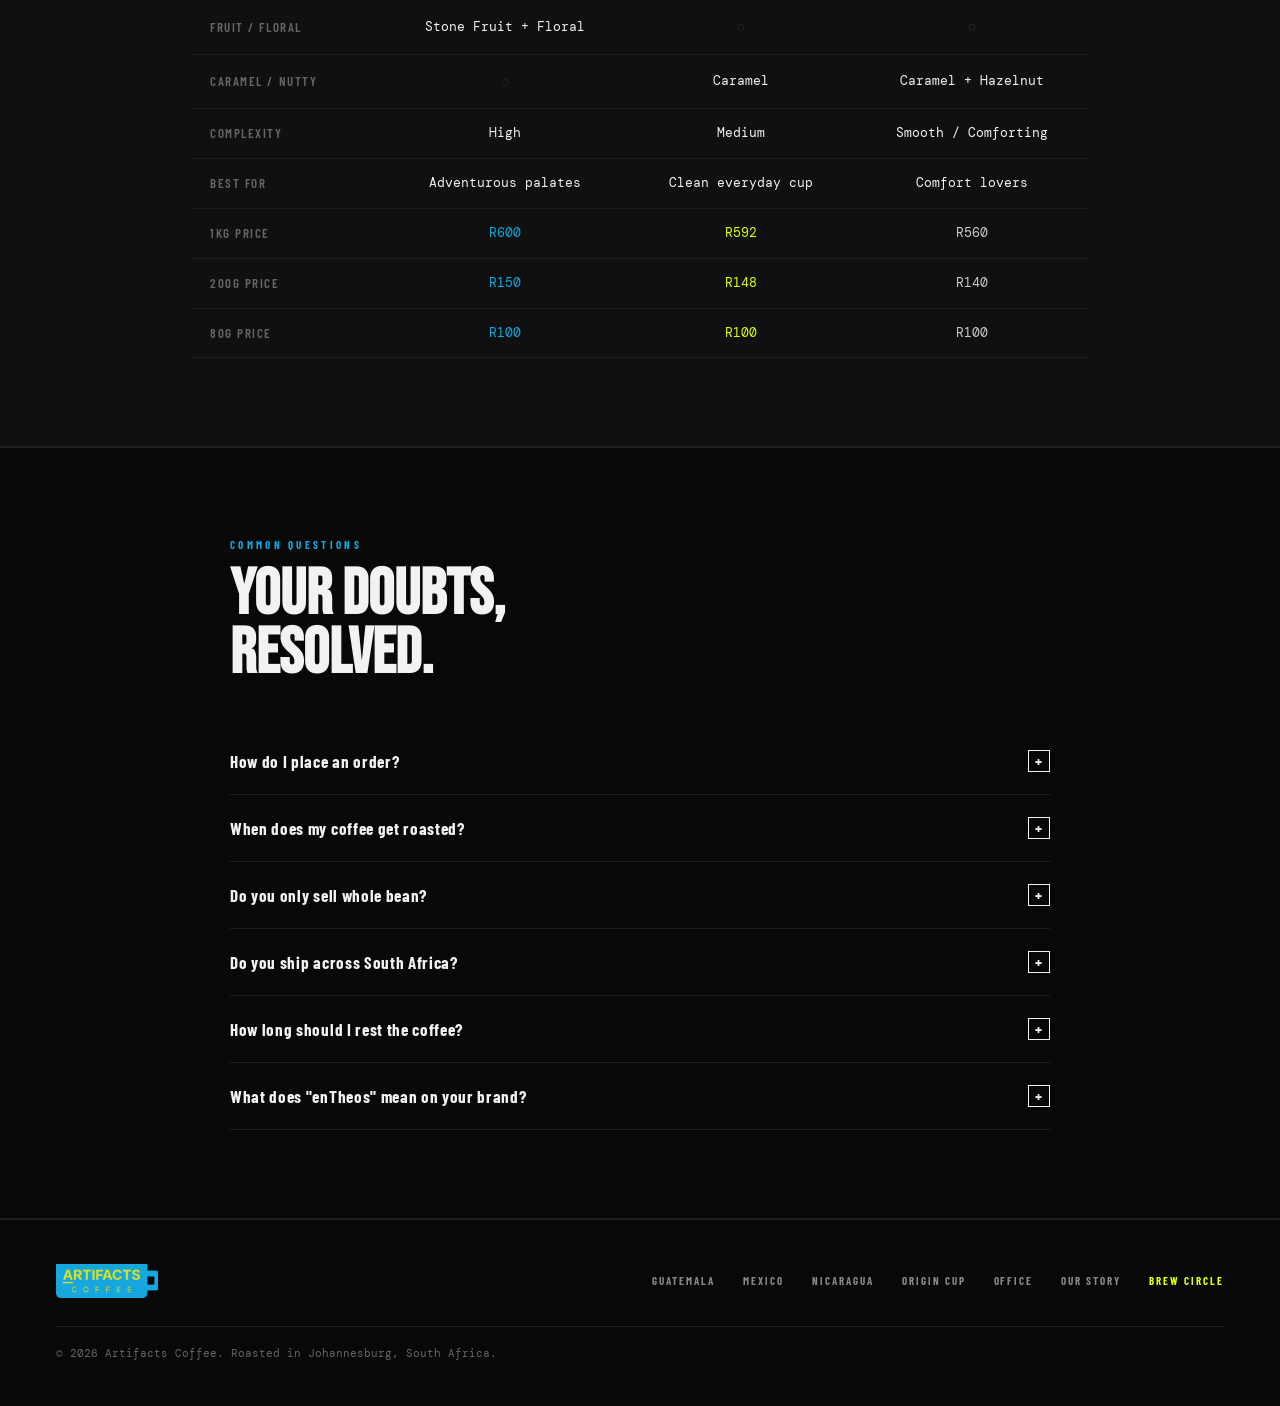
<file: index-local.html>
<!DOCTYPE html>
<html lang="en">
<head>
<meta charset="UTF-8">
<meta name="viewport" content="width=device-width, initial-scale=1.0">
<meta name="color-scheme" content="dark">
<title>Artifacts Coffee — Johannesburg Micro-Roastery</title>
<meta name="description" content="Artifacts Coffee: Johannesburg Micro-Roastery. Sourced with intent, roasted with precision. High-quality single-origin coffee beans, roasted fresh weekly.">
<meta name="keywords" content="Artifacts Coffee, Johannesburg, coffee roastery, single origin, whole bean coffee, fresh roasted, micro-roastery, enTheos">
<meta name="author" content="Artifacts Coffee">
<meta name="google-site-verification" content="WEVZtZE48-DfbVH8mQdiC11qw4_xVBIBFynPbkjzpUA" />

<!-- Open Graph / Facebook -->
<meta property="og:type" content="website">
<meta property="og:url" content="https://artifactscoffee.co.za/">
<meta property="og:title" content="Artifacts Coffee — Johannesburg Micro-Roastery">
<meta property="og:description" content="Artifacts Coffee: Johannesburg Micro-Roastery. Sourced with intent, roasted with precision. High-quality single-origin coffee beans, roasted fresh weekly.">
<meta property="og:image" content="https://artifactscoffee.co.za/images/logo.png">

<!-- Twitter -->
<meta property="twitter:card" content="summary_large_image">
<meta property="twitter:url" content="https://artifactscoffee.co.za/">
<meta property="twitter:title" content="Artifacts Coffee — Johannesburg Micro-Roastery">
<meta property="twitter:description" content="Artifacts Coffee: Johannesburg Micro-Roastery. Sourced with intent, roasted with precision. High-quality single-origin coffee beans, roasted fresh weekly.">
<meta property="twitter:image" content="https://artifactscoffee.co.za/images/logo.png">

<link rel="icon" href="images/favicon.ico" type="image/x-icon">
<link rel="apple-touch-icon" href="images/apple-touch-icon.png">
<script defer src="https://identity.netlify.com/v1/netlify-identity-widget.js"></script>
<link rel="preconnect" href="https://fonts.googleapis.com">
<link rel="preconnect" href="https://fonts.gstatic.com" crossorigin>
<link rel="preload" as="style" href="https://fonts.googleapis.com/css2?family=Bebas+Neue&family=DM+Mono:wght@300;400;500&family=Barlow+Condensed:ital,wght@0,400;0,600;0,700;0,900;1,400&display=swap">
<link href="https://fonts.googleapis.com/css2?family=Bebas+Neue&family=DM+Mono:wght@300;400;500&family=Barlow+Condensed:ital,wght@0,400;0,600;0,700;0,900;1,400&display=swap" rel="stylesheet" media="print" onload="this.media='all'">
<noscript>
  <link href="https://fonts.googleapis.com/css2?family=Bebas+Neue&family=DM+Mono:wght@300;400;500&family=Barlow+Condensed:ital,wght@0,400;0,600;0,700;0,900;1,400&display=swap" rel="stylesheet">
</noscript>
<style>
  :root {
    color-scheme: only dark;
    --cyan: #0FA8DF;
    --yellow: #E1FF01;
    --black: #080808;
    --off: #101010;
    --mid: #161616;
    --border: #1E1E1E;
    --white: #F2F2F2;
    --muted: #888;
  }
  *, *::before, *::after { box-sizing: border-box; margin: 0; padding: 0; }
  html { scroll-behavior: smooth; background: var(--black); }
  [id] { scroll-margin-top: 76px; }
  body {
    background: var(--black);
    color: var(--white);
    font-family: 'DM Mono', monospace;
    font-size: 13px;
    line-height: 1.6;
    overflow-x: hidden;
  }
  img, .p-close, .p-bag, .ticker, .hstat-n,
  .sel-y, .btn-y, .mx-theme .p-accent, .mx-theme .p-code,
  .phil-left, .obj-section, .cup-badge-new, .mob-wa,
  .office-plan.featured::before, .office-plan.featured .office-cta,
  .founder-copy-btn, .founder-counter, .founder-code {
    forced-color-adjust: none;
  }

  /* ── NAV ── */
  nav {
    position: sticky; top: 0; z-index: 300;
    background: var(--black);
    border-bottom: 2px solid var(--cyan);
    display: grid; grid-template-columns: 1fr auto 1fr; align-items: center;
    padding: 0 48px; height: 66px;
  }
  .nav-logo { display: flex; align-items: center; text-decoration: none; }
  .nav-logo img { height: 36px; display: block; }
  .nav-links {
    display: flex; gap: 32px; list-style: none;
    font-family: 'Barlow Condensed', sans-serif;
    font-weight: 700; font-size: 12px;
    letter-spacing: 0.18em; text-transform: uppercase;
    justify-self: center;
  }
  .nav-links a { color: var(--muted); text-decoration: none; transition: color 0.2s; outline: none; }
  .nav-links a:hover, .nav-links a:focus { color: var(--yellow); }
  .nav-links a:focus-visible { outline: 2px solid var(--cyan); outline-offset: 4px; }
  .nav-dropdown { position: relative; }
  .nav-dropdown-trigger {
    color: var(--muted); background: none; border: none; cursor: pointer;
    font-family: 'Barlow Condensed', sans-serif;
    font-weight: 700; font-size: 12px;
    letter-spacing: 0.18em; text-transform: uppercase;
    padding: 0; display: flex; align-items: center; gap: 6px;
    transition: color 0.2s; outline: none;
  }
  .nav-dropdown-trigger:hover, .nav-dropdown-trigger:focus,
  .nav-dropdown.open .nav-dropdown-trigger { color: var(--yellow); }
  .nav-dropdown-trigger:focus-visible { outline: 2px solid var(--cyan); outline-offset: 4px; }
  .nav-dropdown-caret { font-size: 9px; opacity: 0.7; transition: transform 0.2s; }
  .nav-dropdown.open .nav-dropdown-caret { transform: rotate(180deg); }
  .nav-dropdown-menu {
    position: absolute; top: calc(100% + 14px); left: 50%;
    transform: translateX(-50%) translateY(6px);
    list-style: none; min-width: 196px;
    background: var(--off); border: 1px solid var(--border);
    padding: 8px 0; margin: 0;
    opacity: 0; visibility: hidden; pointer-events: none;
    transition: opacity 0.2s, visibility 0.2s, transform 0.2s;
    z-index: 400;
  }
  .nav-dropdown-menu::before {
    content: ''; position: absolute; top: -7px; left: 50%;
    transform: translateX(-50%) rotate(45deg);
    width: 12px; height: 12px; background: var(--off);
    border-left: 1px solid var(--border); border-top: 1px solid var(--border);
  }
  .nav-dropdown:hover .nav-dropdown-menu,
  .nav-dropdown:focus-within .nav-dropdown-menu,
  .nav-dropdown.open .nav-dropdown-menu {
    opacity: 1; visibility: visible; pointer-events: auto;
    transform: translateX(-50%) translateY(0);
  }
  .nav-dropdown-menu a {
    display: block; padding: 10px 20px;
    font-family: 'Barlow Condensed', sans-serif;
    font-weight: 600; font-size: 12px;
    letter-spacing: 0.14em; text-transform: uppercase;
    color: var(--muted); white-space: nowrap;
  }
  .nav-dropdown-menu a:hover, .nav-dropdown-menu a:focus { color: var(--yellow); background: rgba(255,255,255,0.03); }
  
  .nav-right { display: flex; align-items: center; gap: 12px; justify-self: end; }
  
  .nav-cart-btn {
    background: var(--off); border: 1px solid var(--border);
    color: var(--white); padding: 10px 14px;
    font-family: 'Barlow Condensed', sans-serif;
    font-weight: 700; font-size: 13px;
    letter-spacing: 0.1em; text-transform: uppercase;
    cursor: pointer; display: flex; align-items: center; gap: 8px;
    transition: all 0.2s; position: relative;
    outline: none;
  }
  .nav-cart-btn:hover, .nav-cart-btn:focus { border-color: var(--cyan); color: var(--cyan); }
  .nav-cart-btn:focus-visible { outline: 2px solid var(--cyan); outline-offset: 4px; }
  .cart-badge {
    background: var(--cyan); color: var(--black);
    font-size: 10px; padding: 2px 6px; border-radius: 10px;
    min-width: 18px; text-align: center;
  }

  .nav-contact-group { display: flex; align-items: center; gap: 0; background: var(--border); border: 1px solid var(--border); }
  .nav-contact-btn {
    display: flex; align-items: center; justify-content: center; width: 42px; height: 42px;
    background: var(--off); color: var(--white);
    text-decoration: none; cursor: pointer; transition: all 0.2s; outline: none;
  }
  .nav-contact-btn svg { width: 18px; height: 18px; fill: currentColor; }
  .nav-contact-btn.wa:hover, .nav-contact-btn.wa:focus { background: #25D366; color: white; }
  .nav-contact-btn.mail:hover, .nav-contact-btn.mail:focus { background: var(--cyan); color: white; }
  .nav-contact-btn:focus-visible { outline: 2px solid var(--cyan); outline-offset: -2px; z-index: 1; }
  .nav-contact-btn:not(:last-child) { border-right: 1px solid var(--border); }

  /* ── HERO ── */
  .hero {
    padding: 96px 56px 80px;
    display: grid; grid-template-columns: 1fr 1fr;
    gap: 64px; align-items: center;
    border-bottom: 1px solid var(--border);
  }
  .hero-kicker {
    font-family: 'Barlow Condensed', sans-serif;
    font-size: 11px; font-weight: 700;
    letter-spacing: 0.3em; text-transform: uppercase;
    color: var(--cyan); margin-bottom: 20px;
    display: flex; align-items: center; gap: 14px;
  }
  .hero-kicker::before { content:''; width:28px; height:2px; background:var(--cyan); }
  .hero-title {
    font-family: 'Bebas Neue', sans-serif;
    font-size: clamp(68px, 8.5vw, 128px);
    line-height: 0.88; letter-spacing: 0.02em; margin-bottom: 0;
  }
  .hero-title em { color: var(--cyan); font-style: normal; }
  .hero-right { padding-bottom: 6px; }
  .hero-desc { font-size: 13px; color: #999; line-height: 1.95; margin-bottom: 36px; }
  .hero-stats {
    display: grid; grid-template-columns: repeat(3,1fr);
    gap: 1px; background: var(--border); border: 1px solid var(--border);
  }
  .hstat {
    background: var(--off); padding: 22px 16px; text-align: center;
  }
  .hstat-n {
    font-family: 'Bebas Neue', sans-serif;
    font-size: 38px; color: var(--yellow); line-height: 1; margin-bottom: 4px;
  }
  .hstat-l {
    font-family: 'Barlow Condensed', sans-serif;
    font-size: 10px; font-weight: 600;
    letter-spacing: 0.2em; text-transform: uppercase; color: #555;
  }

  /* ── TICKER ── */
  .ticker {
    background: var(--yellow); color: var(--black);
    padding: 11px 0; overflow: hidden;
  }
  .ticker-inner {
    display: flex; animation: tick 24s linear infinite; width: max-content;
  }
  .titem {
    font-family: 'Barlow Condensed', sans-serif;
    font-weight: 900; font-size: 13px;
    letter-spacing: 0.22em; text-transform: uppercase;
    padding: 0 26px; white-space: nowrap;
    display: flex; align-items: center; gap: 26px;
  }
  .tdot { width: 4px; height: 4px; background: var(--black); border-radius: 50%; }
  @keyframes tick { 0%{transform:translateX(0)} 100%{transform:translateX(-50%)} }

  /* ── PRODUCT SECTION ── */
  .product-section {
    display: flex;
    flex-direction: row;
    align-items: stretch; 
    width: 100%;
    min-height: 100vh;
    overflow: hidden;
    background-color: var(--black); 
    border-bottom: 1px solid var(--border);
  }
  .product-section.flip { flex-direction: row-reverse; }

  .p-visual { flex: 0 0 50%; position: relative; overflow: hidden; display: flex; align-items: center; justify-content: center; padding: 0; background: #0c0c0c; min-height: 560px; }
  .p-close { position: absolute; inset: 0; background-size: cover; background-position: center top; opacity: 1; transition: opacity 0.5s ease; }
  .p-bag { position: relative; z-index: 3; width: 100%; max-height: 420px; object-fit: contain; filter: drop-shadow(0 24px 70px rgba(0,0,0,0.7)); animation: float 7s ease-in-out infinite; transition: opacity 0.4s; }
  @keyframes float { 0%,100%{transform:translateY(0)} 50%{transform:translateY(-13px)} }
  .p-visual:hover .p-bag { opacity: 0.08; }
  .p-visual:hover .p-close { opacity: 1; }

  .p-accent { position:absolute; top:0; left:0; right:0; height:4px; z-index:5; }
  .p-code { position: absolute; top: 20px; right: 20px; z-index: 5; font-family: 'Barlow Condensed', sans-serif; font-size: 10px; font-weight: 700; letter-spacing: 0.22em; text-transform: uppercase; padding: 5px 12px; }
  .p-hover-hint { position: absolute; bottom: 20px; left: 50%; transform: translateX(-50%); z-index: 5; font-family: 'Barlow Condensed', sans-serif; font-size: 11px; font-weight: 700; letter-spacing: 0.18em; text-transform: uppercase; color: rgba(255,255,255,0.55); white-space: nowrap; transition: color 0.3s; background: rgba(0,0,0,0.45); padding: 6px 14px; border: 1px solid rgba(255,255,255,0.15); }
  .p-visual:hover .p-hover-hint { color: rgba(255,255,255,0.9); }

  .gt-theme .p-accent { background: var(--cyan); }
  .gt-theme .p-code { background: var(--cyan); color: var(--black); }
  .mx-theme .p-accent { background: var(--yellow); }
  .mx-theme .p-code { background: var(--yellow); color: var(--black); }
  .ni-theme .p-accent { background: var(--white); }
  .ni-theme .p-code { background: var(--white); color: var(--black); }

  .p-info { flex: 0 0 50%; padding: 64px 54px; background: var(--off); border-left: 1px solid var(--border); display: flex; flex-direction: column; justify-content: center; }
  .product-section.flip .p-info { border-left: none; border-right: 1px solid var(--border); }
  .p-num { font-family: 'Barlow Condensed', sans-serif; font-size: 11px; font-weight: 700; letter-spacing: 0.28em; text-transform: uppercase; margin-bottom: 6px; }
  .p-country { font-family: 'Barlow Condensed', sans-serif; font-size: 13px; letter-spacing: 0.15em; text-transform: uppercase; color: #666; margin-bottom: 6px; }
  .p-name { font-family: 'Bebas Neue', sans-serif; font-size: clamp(54px, 5.5vw, 82px); line-height: 0.9; letter-spacing: 0.02em; margin-bottom: 6px; }
  .p-sub { font-family: 'Barlow Condensed', sans-serif; font-size: 12px; font-weight: 600; letter-spacing: 0.15em; text-transform: uppercase; color: #555; margin-bottom: 24px; }
  .organic-tag { display: inline-flex; align-items: center; gap: 6px; border: 1px solid var(--yellow); color: var(--yellow); font-family: 'Barlow Condensed', sans-serif; font-size: 10px; font-weight: 700; letter-spacing: 0.18em; text-transform: uppercase; padding: 4px 12px; margin-bottom: 18px; width: fit-content; }
  .pills { display: flex; flex-wrap: wrap; gap: 7px; margin-bottom: 30px; }
  .pill { border: 1px solid; font-family: 'DM Mono', monospace; font-size: 11px; letter-spacing: 0.04em; padding: 5px 13px; }
  .pill-c { border-color: var(--cyan); color: var(--cyan); }
  .pill-y { border-color: var(--yellow); color: var(--yellow); }
  .pill-w { border-color: #aaa; color: #aaa; }

  .divider { width:100%; height:1px; background:var(--border); margin: 26px 0; }
  .sz-label { font-family: 'Barlow Condensed', sans-serif; font-size: 10px; font-weight: 700; letter-spacing: 0.22em; text-transform: uppercase; color: #555; display: block; margin-bottom: 10px; }
  .sz-toggle { display: inline-flex; border: 1px solid var(--border); margin-bottom: 26px; }
  .sz-btn { background: transparent; border: none; border-right: 1px solid var(--border); color: #666; font-family: 'DM Mono', monospace; font-size: 12px; padding: 10px 24px; cursor: pointer; transition: all 0.2s; }
  .sz-btn:last-child { border-right: none; }
  .sz-btn:hover:not(.sel) { color: var(--white); }
  .sel-c { background: var(--cyan); color: var(--black); }
  .sel-y { background: var(--yellow); color: var(--black); }
  .sel-w { background: var(--white); color: var(--black); }

  .price-row { display: flex; align-items: baseline; gap: 8px; margin-bottom: 22px; }
  .p-curr { font-family:'Barlow Condensed',sans-serif; font-size:20px; color:#666; }
  .p-amount { font-family: 'Bebas Neue', sans-serif; font-size: 58px; line-height: 1; letter-spacing: 0.02em; }
  .p-note { font-size: 11px; color: #777; }

  .order-btn { display: flex; align-items: center; justify-content: center; gap: 11px; width: 100%; padding: 17px 32px; border: none; cursor: pointer; font-family: 'Bebas Neue', sans-serif; font-size: 21px; letter-spacing: 0.1em; text-decoration: none; transition: all 0.22s; }
  .order-btn:hover { opacity: 0.85; transform: translateY(-2px); }
  .btn-c { background: var(--cyan); color: var(--black); }
  .btn-y { background: var(--yellow); color: var(--black); }
  .btn-w { background: var(--white); color: var(--black); }

  .trust-row { display: flex; gap: 18px; margin-top: 16px; flex-wrap: wrap; }
  .titem-sm { font-family: 'Barlow Condensed', sans-serif; font-size: 11px; font-weight: 600; letter-spacing: 0.1em; text-transform: uppercase; color: #777; }

  .hero-origins { display: flex; flex-direction: column; gap: 2px; margin-bottom: 28px; }
  .hero-origin-card { display: grid; grid-template-columns: 60px 1fr; grid-template-rows: auto auto auto; align-items: center; gap: 0 16px; padding: 14px 18px; background: var(--off); border: 1px solid var(--border); text-decoration: none; transition: border-color 0.2s, background 0.2s; cursor: pointer; }
  .hero-origin-card:hover, .hero-origin-card:focus { background: var(--mid); border-color: #444; }
  .hero-origin-card:focus-visible { outline: 2px solid var(--cyan); outline-offset: 4px; }
  .hoc-code { font-family: 'Bebas Neue', sans-serif; font-size: 43.195px; line-height: 0.9; grid-row: 1 / 4; align-self: center; }
  .hoc-price { font-family: 'Barlow Condensed', sans-serif; font-weight: 700; font-size: 14px; letter-spacing: 0.1em; grid-column: 2; grid-row: 1; align-self: flex-end; }
  .hoc-name { font-family: 'Barlow Condensed', sans-serif; font-weight: 700; font-size: 15px; letter-spacing: 0.08em; text-transform: uppercase; color: var(--white); grid-column: 2; grid-row: 2; line-height: 1.2; }
  .hoc-notes { font-family: 'DM Mono', monospace; font-size: 10px; color: #555; letter-spacing: 0.04em; grid-column: 2; grid-row: 3; }

  /* ── SECTIONS ── */
  .entheos-section { background: var(--black); border-top: 1px solid var(--border); border-bottom: 1px solid var(--border); padding: 120px 60px; text-align: center; position: relative; overflow: hidden; }
  .entheos-bg { position: absolute; inset: 0; background: radial-gradient(ellipse at center, rgba(15,168,223,0.06) 0%, transparent 70%); pointer-events: none; }
  .entheos-cross { position: absolute; top: 50%; left: 50%; transform: translate(-50%, -50%); width: 1px; height: 80%; background: rgba(225,255,1,0.04); pointer-events: none; }
  .entheos-cross::after { content: ''; position: absolute; top: 50%; left: 50%; transform: translate(-50%, -50%) rotate(90deg); width: 50%; height: 1px; background: rgba(225,255,1,0.04); }
  .entheos-word { position: relative; z-index: 2; margin-bottom: 36px; display: flex; align-items: baseline; justify-content: center; gap: 0; }
  .entheos-en { font-family: 'Barlow Condensed', sans-serif; font-weight: 300; font-style: italic; font-size: clamp(40px, 5vw, 64px); letter-spacing: 0.05em; color: var(--yellow); opacity: 0.7; }
  .entheos-theos { font-family: 'Bebas Neue', sans-serif; font-size: clamp(52px, 6.5vw, 84px); letter-spacing: 0.04em; color: var(--yellow); }
  .entheos-greek { font-family: 'Barlow Condensed', sans-serif; font-style: italic; font-size: 14px; letter-spacing: 0.2em; color: #aaa; margin-bottom: 48px; text-shadow: 0 0 20px rgba(225,255,1,0.15); }
  .entheos-quote { font-family: 'Bebas Neue', sans-serif; font-size: clamp(36px, 5vw, 68px); line-height: 1.05; letter-spacing: 0.03em; color: var(--white); max-width: 860px; margin: 0 auto 32px; position: relative; z-index: 2; }
  .entheos-quote em { color: var(--yellow); font-style: normal; }
  .entheos-divider { width: 48px; height: 2px; background: var(--yellow); margin: 0 auto 32px; }
  .entheos-body { font-size: 13px; color: #777; line-height: 2; max-width: 560px; margin: 0 auto; position: relative; z-index: 2; }

  .philosophy-section { display: grid; grid-template-columns: 1fr 1fr; border-top: 2px solid var(--yellow); border-bottom: 2px solid var(--border); }
  .phil-left { background: var(--yellow); padding: 80px 56px; display: flex; flex-direction: column; justify-content: center; }
  .phil-tag { font-family: 'Barlow Condensed', sans-serif; font-size: 10px; font-weight: 700; letter-spacing: 0.28em; text-transform: uppercase; color: rgba(0,0,0,0.45); margin-bottom: 20px; }
  .phil-title { font-family: 'Bebas Neue', sans-serif; font-size: clamp(52px, 6vw, 84px); line-height: 0.9; color: var(--black); margin-bottom: 24px; }
  .phil-sub { font-family: 'Barlow Condensed', sans-serif; font-size: 16px; font-style: italic; color: rgba(0,0,0,0.6); line-height: 1.5; }
  .phil-right { background: var(--off); padding: 80px 56px; display: flex; flex-direction: column; justify-content: center; border-left: 1px solid var(--border); }
  .phil-body { font-size: 13px; color: #aaa; line-height: 2; margin-bottom: 28px; }
  .phil-body strong { color: var(--white); font-weight: 500; }
  .phil-detail { font-family: 'Barlow Condensed', sans-serif; font-size: 12px; font-weight: 600; letter-spacing: 0.12em; text-transform: uppercase; color: #777; padding-top: 24px; border-top: 1px solid var(--border); line-height: 1.8; }
  .phil-detail span { color: var(--cyan); }

  .obj-section { background: var(--yellow); padding: 88px 60px; border-bottom: 2px solid var(--black); }
  .obj-kicker { font-family: 'Barlow Condensed', sans-serif; font-size: 11px; font-weight: 700; letter-spacing: 0.3em; text-transform: uppercase; color: rgba(0,0,0,0.45); margin-bottom: 12px; text-align: center; }
  .obj-head { font-family: 'Bebas Neue', sans-serif; font-size: clamp(44px, 6vw, 80px); line-height: 0.92; text-align: center; color: var(--black); margin-bottom: 56px; }
  .obj-grid { display: grid; grid-template-columns: repeat(3,1fr); gap: 3px; }
  .obj-card { background: var(--black); padding: 40px 32px; transition: background 0.2s; }
  .obj-card:hover { background: #111; }
  .obj-q { font-family: 'Barlow Condensed', sans-serif; font-size: 11px; font-weight: 700; letter-spacing: 0.18em; text-transform: uppercase; color: var(--cyan); margin-bottom: 14px; }
  .obj-a { font-family: 'Bebas Neue', sans-serif; font-size: 30px; line-height: 1.05; color: var(--white); margin-bottom: 14px; }
  .obj-b { font-size: 12px; color: #888; line-height: 1.85; }

  .compare-section { padding: 88px 60px; background: var(--off); border-bottom: 1px solid var(--border); }
  .sec-kicker { font-family: 'Barlow Condensed', sans-serif; font-size: 11px; font-weight: 700; letter-spacing: 0.3em; text-transform: uppercase; color: var(--cyan); margin-bottom: 12px; text-align: center; }
  .sec-head { font-family: 'Bebas Neue', sans-serif; font-size: clamp(44px, 5vw, 72px); line-height: 0.92; text-align: center; margin-bottom: 52px; }
  .ctable { width: 100%; border-collapse: collapse; max-width: 900px; margin: 0 auto; }
  .ctable th { background: var(--mid); font-family: 'Barlow Condensed', sans-serif; font-size: 11px; font-weight: 700; letter-spacing: 0.2em; text-transform: uppercase; padding: 16px 20px; text-align: left; border-bottom: 2px solid var(--border); }
  .ctable th:not(:first-child) { text-align: center; }
  .ctable td { padding: 14px 20px; border-bottom: 1px solid var(--border); font-size: 13px; }
  .ctable td:not(:first-child) { text-align: center; }
  .ctable tr:hover td { background: #141414; }
  .alabel { font-family: 'Barlow Condensed', sans-serif; font-size: 12px; font-weight: 600; letter-spacing: 0.12em; text-transform: uppercase; color: #666; }
  .cc { color: var(--cyan); } .cy { color: var(--yellow); } .cw { color: #ccc; }
  .dot-on { color: var(--cyan); font-size: 16px; }
  .dot-off { color: #2a2a2a; font-size: 16px; }

  .faq-section { padding: 88px 60px; background: var(--black); border-top: 1px solid var(--border); }
  .faq-inner { max-width: 820px; margin: 0 auto; }
  .faq-item { border-bottom: 1px solid var(--border); }
  .faq-q { width: 100%; background: transparent; border: none; color: var(--white); font-family: 'Barlow Condensed', sans-serif; font-size: 17px; font-weight: 700; letter-spacing: 0.04em; text-align: left; padding: 22px 0; cursor: pointer; display: flex; justify-content: space-between; align-items: center; gap: 16px; transition: color 0.2s; }
  .faq-q:hover { color: var(--cyan); }
  .faq-icon { width: 22px; height: 22px; border: 1px solid currentColor; display: flex; align-items: center; justify-content: center; flex-shrink: 0; font-size: 16px; transition: transform 0.3s, background 0.2s; }
  .faq-item.open .faq-icon { transform: rotate(45deg); background: var(--cyan); border-color: var(--cyan); color: var(--black); }
  .faq-ans { max-height: 0; overflow: hidden; transition: max-height 0.4s ease; }
  .faq-ans-in { padding: 0 0 24px; font-size: 13px; color: #888; line-height: 1.85; }

  footer { background: var(--black); border-top: 2px solid var(--border); padding: 44px 56px; display: flex; align-items: center; justify-content: space-between; flex-wrap: wrap; gap: 24px; }
  footer img { height: 34px; }
  .foot-links { display: flex; gap: 28px; list-style: none; font-family: 'Barlow Condensed', sans-serif; font-size: 11px; font-weight: 700; letter-spacing: 0.18em; text-transform: uppercase; }
  .foot-links a { color: #888; text-decoration: none; transition: color 0.2s; }
  .foot-links a:hover { color: var(--yellow); }
  .foot-copy { font-size: 11px; color: #666; width: 100%; border-top: 1px solid var(--border); padding-top: 18px; margin-top: 4px; display: flex; justify-content: space-between; align-items: center; }

  .pf-selector-wrap { display: flex; flex-direction: column; }
  .reveal { opacity: 0; transform: translateY(26px); transition: opacity 0.72s ease, transform 0.72s ease; }
  .reveal.in { opacity: 1; transform: none; }
  .d1 { transition-delay: 0.1s; } .d2 { transition-delay: 0.2s; }

  .cup-section { background: var(--black); border-bottom: 2px solid var(--border); padding: 80px 60px; }
  .cup-section-inner { display: grid; grid-template-columns: 1fr 1fr; gap: 72px; align-items: center; max-width: 1200px; margin: 0 auto; }
  .cup-left { display: flex; flex-direction: column; }
  .cup-title { font-family: 'Bebas Neue', sans-serif; font-size: clamp(56px, 6vw, 88px); line-height: 0.9; letter-spacing: 0.02em; color: var(--white); margin-bottom: 8px; }
  .cup-sub { font-family: 'Barlow Condensed', sans-serif; font-size: 13px; font-weight: 600; letter-spacing: 0.15em; text-transform: uppercase; color: var(--cyan); margin-bottom: 20px; }
  .cup-desc { font-size: 13px; color: #999; line-height: 1.9; margin-bottom: 28px; max-width: 440px; }
  .cup-specs { display: grid; grid-template-columns: 1fr 1fr; gap: 12px 24px; margin-bottom: 28px; }
  .cup-spec { display: flex; flex-direction: column; gap: 2px; }
  .spec-l { font-family: 'Barlow Condensed', sans-serif; font-size: 10px; font-weight: 700; letter-spacing: 0.2em; text-transform: uppercase; color: #555; }
  .spec-v { font-family: 'Barlow Condensed', sans-serif; font-size: 14px; font-weight: 600; letter-spacing: 0.06em; color: var(--white); }
  .cup-divider { width: 100%; height: 1px; background: var(--border); margin: 24px 0; }
  .cup-price-row { display: flex; align-items: baseline; gap: 8px; margin-bottom: 20px; }
  .cup-r { font-family: 'Barlow Condensed', sans-serif; font-size: 20px; color: #666; }
  .cup-price { font-family: 'Bebas Neue', sans-serif; font-size: 56px; line-height: 1; letter-spacing: 0.02em; color: var(--white); }
  .cup-note { font-size: 11px; color: #777; }
  .cup-oos-btn { width: 100%; padding: 17px 32px; background: rgba(255,255,255,0.03); border: 1px solid rgba(255,255,255,0.1); color: rgba(255,255,255,0.28); font-family: 'Bebas Neue', sans-serif; font-size: 21px; letter-spacing: 0.08em; cursor: not-allowed; position: relative; overflow: hidden; margin-bottom: 14px; transition: border-color 0.3s, color 0.3s; }
  .cup-oos-line { position: absolute; top: 50%; left: -10px; width: calc(100% + 20px); height: 1px; background: rgba(255,255,255,0.12); transform: rotate(-6deg); }
  .cup-notify { display: block; text-align: right; font-size: 12px; color: var(--cyan); text-decoration: none; letter-spacing: 0.03em; opacity: 0.8; transition: all 0.2s; margin-bottom: 18px; font-weight: 600; }
  .cup-notify:hover { opacity: 1; color: var(--yellow); transform: translateX(4px); }
  .cup-trust { display: flex; gap: 18px; flex-wrap: wrap; }
  .cup-trust-item { font-family: 'Barlow Condensed', sans-serif; font-size: 11px; font-weight: 600; letter-spacing: 0.1em; text-transform: uppercase; color: #777; }
  .cup-right { position: relative; background: linear-gradient(160deg, #141414 0%, #0c0c0c 100%); border: 1px solid rgba(255,255,255,0.06); border-radius: 24px; padding: 40px 36px 32px; box-shadow: 0 40px 100px rgba(0,0,0,0.85), 0 0 0 1px rgba(15,168,223,0.07); overflow: hidden; }
  .cup-right::before { content: ''; position: absolute; top: 0; left: 0; right: 0; height: 1px; background: linear-gradient(90deg, transparent 0%, rgba(15,168,223,0.65) 35%, rgba(225,255,1,0.55) 65%, transparent 100%); }
  .cup-right::after { content: ''; position: absolute; bottom: 0; right: 0; width: 180px; height: 180px; background: radial-gradient(circle at 100% 100%, rgba(15,168,223,0.07) 0%, transparent 65%); pointer-events: none; }
  .cup-glow { position: absolute; width: 380px; height: 220px; border-radius: 50%; background: radial-gradient(ellipse, rgba(15,168,223,0.18) 0%, rgba(225,255,1,0.05) 50%, transparent 70%); top: 40px; left: 50%; transform: translateX(-50%); filter: blur(50px); pointer-events: none; z-index: 0; }
  .cup-badge-row { display: flex; justify-content: space-between; align-items: center; margin-bottom: 20px; position: relative; z-index: 1; }
  .cup-badge-new { background: var(--yellow); color: var(--black); font-family: 'Bebas Neue', sans-serif; font-size: 11px; letter-spacing: 2.5px; padding: 5px 11px; }
  .cup-badge-ltd { font-size: 10px; color: rgba(255,255,255,0.28); letter-spacing: 2.5px; text-transform: uppercase; font-family: 'Barlow Condensed', sans-serif; font-weight: 600; }
  .cup-img-wrap { position: relative; z-index: 1; width: 100%; margin-left: 0; height: 300px; overflow: hidden; }
  .cup-img-wrap img { width: 100%; height: 100%; object-fit: contain; object-position: center; display: block; -webkit-mask-image: linear-gradient(to bottom, transparent 0%, black 15%, black 85%, transparent 100%); mask-image: linear-gradient(to bottom, transparent 0%, black 15%, black 85%, transparent 100%); }

  @media (min-width: 960px) {
    .nav-ham { display: none; }
    .nav-right .nav-contact-group { display: flex; }
  }
  @media (max-width: 959px) {
    .nav-links { display: none; }
    .nav-right .nav-contact-group { display: none; }
    .nav-ham { 
      display: flex; flex-direction: column; justify-content: space-between; width: 34px; height: 22px; background: none; border: none; cursor: pointer; padding: 0; z-index: 2100; flex-shrink: 0;
    }
    .nav-ham span { display: block; width: 100%; height: 2px; background: var(--white); border-radius: 2px; transition: transform 0.32s cubic-bezier(0.77,0,0.18,1), opacity 0.22s ease, background 0.22s ease, width 0.22s ease; transform-origin: center; }
    .nav-ham span:nth-child(1) { transform: translateY(0); }
    .nav-ham span:nth-child(2) { transform: translateY(0); }
    .nav-ham span:nth-child(3) { transform: translateY(0); width: 68%; align-self: flex-end; }
    .nav-ham.open span:nth-child(1) { transform: translateY(10px) rotate(45deg); background: var(--yellow); }
    .nav-ham.open span:nth-child(2) { opacity: 0; }
    .nav-ham.open span:nth-child(3) { transform: translateY(-10px) rotate(-45deg); background: var(--yellow); width: 100%; }
  }

  .mob-overlay { position: fixed; inset: 0; background: var(--black); z-index: 380; display: flex; flex-direction: column; align-items: center; justify-content: center; padding: 20px; pointer-events: none; opacity: 0; visibility: hidden; transition: opacity 0.38s ease, visibility 0.38s ease; }
  .mob-overlay::before { content: ''; position: absolute; top: 0; left: 0; right: 0; height: 2px; background: linear-gradient(90deg, var(--cyan), var(--yellow) 60%, transparent); }
  .mob-overlay.active { pointer-events: auto; opacity: 1; visibility: visible; }
  .mob-links { display: flex; flex-direction: column; align-items: center; gap: 4px; margin-bottom: 36px; }
  .mob-link { font-family: 'Bebas Neue', sans-serif; font-size: clamp(40px, 11vw, 68px); color: rgba(255,255,255,0.18); text-decoration: none; letter-spacing: 0.04em; line-height: 1.12; position: relative; transform: translateY(28px); opacity: 0; transition: color 0.22s ease, transform 0.42s cubic-bezier(0.22,1,0.36,1), opacity 0.42s ease; }
  .mob-overlay.active .mob-link { transform: translateY(0); opacity: 1; }
  .mob-group-label {
    font-family: 'Barlow Condensed', sans-serif;
    font-size: 11px; font-weight: 700;
    letter-spacing: 0.28em; text-transform: uppercase;
    color: var(--cyan); margin: 8px 0 4px;
    transform: translateY(28px); opacity: 0;
    transition: transform 0.42s cubic-bezier(0.22,1,0.36,1), opacity 0.42s ease;
  }
  .mob-overlay.active .mob-group-label { transform: translateY(0); opacity: 1; }
  .mob-sublink {
    font-family: 'Bebas Neue', sans-serif;
    font-size: clamp(28px, 7vw, 44px);
    color: rgba(255,255,255,0.14);
    text-decoration: none; letter-spacing: 0.04em; line-height: 1.15;
    transform: translateY(28px); opacity: 0;
    transition: color 0.22s ease, transform 0.42s cubic-bezier(0.22,1,0.36,1), opacity 0.42s ease;
  }
  .mob-overlay.active .mob-sublink { transform: translateY(0); opacity: 1; }
  .mob-sublink:hover { color: var(--yellow); }
  .mob-link:nth-child(1) { transition-delay: 0.04s; }
  .mob-group-label { transition-delay: 0.08s; }
  .mob-sublink:nth-of-type(1) { transition-delay: 0.1s; }
  .mob-sublink:nth-of-type(2) { transition-delay: 0.13s; }
  .mob-sublink:nth-of-type(3) { transition-delay: 0.16s; }
  .mob-sublink:nth-of-type(4) { transition-delay: 0.19s; }
  .mob-sublink:nth-of-type(5) { transition-delay: 0.22s; }
  .mob-link.mob-after-coffee { transition-delay: 0.26s; }
  .mob-link.mob-after-coffee + .mob-link { transition-delay: 0.3s; }
  .mob-link.mob-after-coffee + .mob-link + .mob-link { transition-delay: 0.34s; }
  .mob-link:hover { color: var(--yellow); }
  .mob-link::after { content: ''; position: absolute; bottom: 0; left: 0; width: 0; height: 2px; background: var(--cyan); transition: width 0.25s ease; }
  .mob-link:hover::after { width: 100%; }
  .mob-divider { width: 48px; height: 1px; background: rgba(255,255,255,0.12); margin-bottom: 28px; transform: scaleX(0); opacity: 0; transition: transform 0.35s ease 0.28s, opacity 0.35s ease 0.28s; }
  .mob-overlay.active .mob-divider { transform: scaleX(1); opacity: 1; }
  .mob-wa { display: inline-flex; align-items: center; gap: 9px; background: var(--yellow); color: var(--black); padding: 14px 28px; font-family: 'Barlow Condensed', sans-serif; font-weight: 700; font-size: 14px; letter-spacing: 0.12em; text-transform: uppercase; text-decoration: none; transform: translateY(20px); opacity: 0; transition: background 0.22s ease, transform 0.42s cubic-bezier(0.22,1,0.36,1) 0.31s, opacity 0.42s ease 0.31s; }
  .mob-overlay.active .mob-wa { transform: translateY(0); opacity: 1; }
  .mob-wa:hover { background: var(--cyan); }

  @media (max-width: 960px) {
    nav { padding: 0 20px; display: grid; grid-template-columns: 1fr auto 1fr; }
    .nav-links { display: none; }
    #navActions { grid-column: 3; display: flex; align-items: center; gap: 12px; justify-self: end; }
    .nav-contact-group { display: none; }
    .nav-ham { display: flex; order: 2; }
    .nav-cart-btn { order: 1; }
    .hero { grid-template-columns: 1fr; gap: 48px; padding: 64px 24px; }
    .hero-title { font-size: clamp(60px, 15vw, 96px); text-align: left; }
    .hero-kicker { justify-content: flex-start; }
    .hero-desc { text-align: left; margin: 0 0 32px; max-width: 600px; }
    .product-section, .product-section.flip { flex-direction: column; min-height: auto; }
    .p-visual, .p-info { flex: 0 0 100%; width: 100%; }
    .p-visual { min-height: 500px; background-size: contain; background-repeat: no-repeat; background-position: center bottom; }
    .p-info { padding: 56px 32px; border-left: none; border-top: 1px solid var(--border); }
    .product-section.flip .p-info { border-right: none; }
    .philosophy-section { grid-template-columns: 1fr; }
    .phil-left, .phil-right { padding: 64px 32px; border-left: none; }
    .obj-grid { grid-template-columns: 1fr; }
    .obj-section, .compare-section, .faq-section, .entheos-section { padding: 80px 32px; }
    .ctable-wrap { overflow-x: auto; -webkit-overflow-scrolling: touch; margin: 0 -32px; padding: 0 32px; }
    .ctable { min-width: 600px; }
    footer { padding: 48px 32px; flex-direction: column; text-align: center; }
    .foot-links { justify-content: center; }
    .cup-section { padding: 80px 32px; }
    .cup-section-inner { display: flex; flex-direction: column-reverse; gap: 56px; }
    .cup-title { text-align: left; }
    .cup-sub { text-align: left; }
    .cup-desc { text-align: left; margin: 0 0 28px; }
    .cup-notify { text-align: left; }
    .cup-trust { justify-content: flex-start; }
    .p-visual:hover .p-bag { opacity: 1; }
    .p-visual:hover .p-close { opacity: 1; }
  }

  @media (max-width: 600px) {
    nav { height: 60px; padding: 0 16px; }
    .nav-logo img { height: 28px; }
    .nav-cart-btn { padding: 8px 12px; font-size: 11px; }
    .hero { padding: 48px 20px; gap: 40px; }
    .hero-title { font-size: clamp(52px, 16vw, 72px); }
    .hero-stats { grid-template-columns: 1fr; gap: 8px; border: none; background: transparent; }
    .hstat { border: 1px solid var(--border); }
    .p-visual { min-height: 400px; }
    .p-info { padding: 40px 20px; }
    .p-name { font-size: clamp(44px, 12vw, 64px); }
    .sz-toggle { display: flex; flex-direction: column; width: 100%; }
    .sz-btn { border-right: none; border-bottom: 1px solid var(--border); width: 100%; }
    .sz-btn:last-child { border-bottom: none; }
    .phil-left, .phil-right { padding: 48px 20px; }
    .obj-section, .compare-section, .faq-section, .entheos-section { padding: 64px 20px; }
    .cart-drawer { width: 100%; padding: 24px; }
  }

  .cart-drawer { position: fixed; top: 0; right: -100%; width: 400px; height: 100%; background: var(--off); z-index: 2000; transition: 0.4s cubic-bezier(0.16, 1, 0.3, 1); padding: 40px; border-left: 1px solid var(--border); overflow-y: auto; }
  .cart-drawer.active { right: 0; }
  .cart-header { display: flex; justify-content: space-between; align-items: center; margin-bottom: 30px; }
  .close-btn { background: none; border: none; color: white; font-size: 28px; cursor: pointer; padding: 10px; line-height: 1; transition: opacity 0.2s; }
  .close-btn:hover { opacity: 0.7; }
  .cart-step input, .cart-step select, .shipping-box select { width: 100%; background: var(--black); border: 1px solid var(--border); padding: 12px; margin-bottom: 10px; color: white; font-family: 'DM Mono', monospace; }
  .ship-field { background: #0f0f0f; border: 1px solid var(--border); color: var(--white); padding: 10px 12px; font-size: 13px; font-family: 'DM Mono', monospace; width: 100%; }
  .ship-field:focus { outline: 2px solid var(--cyan); outline-offset: 0; border-color: var(--cyan); }
  .ship-field option { background: var(--off); color: var(--white); }
  #netlify-identity-widget, .netlify-identity-widget { z-index: 3000 !important; }
  .auth-toggle { display: flex; margin-bottom: 20px; gap: 10px; }
  .auth-toggle button { flex: 1; padding: 10px; background: none; border: 1px solid var(--border); color: var(--muted); cursor: pointer; }
  .auth-toggle button.active { border-color: var(--cyan); color: var(--cyan); }
  .action-btn, .pay-btn { width: 100%; padding: 15px; background: var(--cyan); color: black; border: none; font-family: 'Bebas Neue', sans-serif; font-size: 20px; cursor: pointer; margin-top: 15px; }
  .shipping-box { margin-top: 20px; }
  .cart-footer { margin-top: 30px; border-top: 1px solid var(--border); padding-top: 20px; }
  #total-price { font-size: 30px; margin-bottom: 15px; }

  /* ── OFFICE SUBSCRIPTION ── */
  .office-section {
    background: var(--black);
    border-bottom: 2px solid var(--border);
    padding: 96px 60px;
    position: relative;
    overflow: hidden;
  }
  .office-section::before {
    content: '';
    position: absolute;
    top: 0; left: 0; right: 0;
    height: 3px;
    background: linear-gradient(90deg, var(--yellow), var(--cyan) 60%, transparent);
  }
  .office-inner { max-width: 1200px; margin: 0 auto; }
  .office-head { margin-bottom: 56px; }
  .office-kicker {
    font-family: 'Barlow Condensed', sans-serif;
    font-size: 11px; font-weight: 700;
    letter-spacing: 0.3em; text-transform: uppercase;
    color: var(--yellow); margin-bottom: 12px;
  }
  .office-title {
    font-family: 'Bebas Neue', sans-serif;
    font-size: clamp(52px, 6vw, 88px);
    line-height: 0.9; letter-spacing: 0.02em;
    color: var(--white); margin-bottom: 16px;
  }
  .office-title em { color: var(--yellow); font-style: normal; }
  .office-desc {
    font-size: 13px; color: #999; line-height: 1.9;
    max-width: 560px;
  }
  .office-grid {
    display: grid;
    grid-template-columns: repeat(3, 1fr);
    gap: 1px; background: var(--border);
    border: 1px solid var(--border);
    margin-bottom: 1px;
  }
  .office-plan {
    background: var(--off);
    padding: 40px 32px;
    position: relative;
    display: flex; flex-direction: column;
    transition: background 0.2s;
  }
  .office-plan:hover { background: #141414; }
  .office-plan.featured { background: var(--mid); }
  .office-plan.featured::before {
    content: 'MOST POPULAR';
    position: absolute; top: 0; left: 0; right: 0;
    background: var(--yellow); color: var(--black);
    font-family: 'Barlow Condensed', sans-serif;
    font-size: 10px; font-weight: 700;
    letter-spacing: 0.22em; text-transform: uppercase;
    text-align: center; padding: 5px 0;
  }
  .office-plan.featured { padding-top: 52px; }
  .office-plan-name {
    font-family: 'Bebas Neue', sans-serif;
    font-size: 32px; letter-spacing: 0.04em;
    color: var(--white); margin-bottom: 4px;
  }
  .office-plan-team {
    font-family: 'Barlow Condensed', sans-serif;
    font-size: 12px; font-weight: 600;
    letter-spacing: 0.14em; text-transform: uppercase;
    color: var(--muted); margin-bottom: 24px;
  }
  .office-plan-price {
    display: flex; align-items: baseline; gap: 6px;
    margin-bottom: 6px;
  }
  .opp-curr {
    font-family: 'Barlow Condensed', sans-serif;
    font-size: 18px; color: #666;
  }
  .opp-amount {
    font-family: 'Bebas Neue', sans-serif;
    font-size: 54px; line-height: 1;
    letter-spacing: 0.02em; color: var(--white);
  }
  .office-plan-freq {
    font-size: 11px; color: #555;
    margin-bottom: 28px; font-family: 'DM Mono', monospace;
  }
  .office-perks {
    list-style: none; padding: 0;
    display: flex; flex-direction: column; gap: 10px;
    margin-bottom: 32px; flex: 1;
  }
  .office-perk {
    font-family: 'Barlow Condensed', sans-serif;
    font-size: 14px; font-weight: 500;
    letter-spacing: 0.04em; color: #aaa;
    display: flex; align-items: flex-start; gap: 10px;
  }
  .office-perk::before {
    content: '✦'; color: var(--cyan);
    font-size: 10px; margin-top: 3px; flex-shrink: 0;
  }
  .office-plan.featured .office-perk::before { color: var(--yellow); }
  .office-cta {
    display: flex; align-items: center; justify-content: center;
    gap: 10px; width: 100%; padding: 14px 24px;
    border: none; cursor: pointer;
    font-family: 'Bebas Neue', sans-serif;
    font-size: 18px; letter-spacing: 0.1em;
    text-decoration: none; transition: all 0.2s;
    background: var(--border); color: var(--white);
  }
  .office-cta:hover { background: #2a2a2a; }
  .office-plan.featured .office-cta { background: var(--yellow); color: var(--black); }
  .office-plan.featured .office-cta:hover { opacity: 0.85; }
  .office-bottom {
    background: var(--off);
    border: 1px solid var(--border);
    padding: 32px 40px;
    display: grid;
    grid-template-columns: 1fr auto;
    align-items: center; gap: 32px;
  }
  .office-bottom-text {
    font-family: 'DM Mono', monospace;
    font-size: 12px; color: #777; line-height: 1.8;
  }
  .office-bottom-text strong { color: var(--white); font-weight: 500; }
  .office-wa-btn {
    display: inline-flex; align-items: center; gap: 10px;
    background: #25D366; color: white;
    padding: 14px 28px; text-decoration: none;
    font-family: 'Bebas Neue', sans-serif;
    font-size: 18px; letter-spacing: 0.1em;
    white-space: nowrap; transition: opacity 0.2s;
  }
  .office-wa-btn:hover { opacity: 0.9; }
  .office-bottom-actions { display: flex; flex-wrap: wrap; gap: 12px; justify-content: flex-end; }
  .office-email-btn {
    display: inline-flex; align-items: center; gap: 10px;
    background: var(--cyan); color: var(--black);
    padding: 14px 28px; text-decoration: none;
    font-family: 'Bebas Neue', sans-serif;
    font-size: 18px; letter-spacing: 0.1em;
    white-space: nowrap; transition: opacity 0.2s;
  }
  .office-email-btn:hover { opacity: 0.9; }

  /* ── FOUNDER BANNER ── */
  .founder-banner {
    background: var(--off);
    border-bottom: 1px solid var(--border);
    display: grid;
    grid-template-columns: 1fr auto;
    align-items: stretch;
    overflow: hidden;
  }
  .founder-left {
    padding: 28px 40px;
    border-right: 1px solid var(--border);
    display: flex; flex-direction: column;
    justify-content: center; gap: 6px;
  }
  .founder-kicker {
    font-family: 'Barlow Condensed', sans-serif;
    font-size: 10px; font-weight: 700;
    letter-spacing: 0.28em; text-transform: uppercase;
    color: var(--yellow);
  }
  .founder-title {
    font-family: 'Bebas Neue', sans-serif;
    font-size: clamp(26px, 3vw, 38px);
    letter-spacing: 0.04em; color: var(--white); line-height: 1;
  }
  .founder-sub {
    font-family: 'DM Mono', monospace;
    font-size: 11px; color: var(--muted); margin-top: 2px;
  }
  .founder-sub span { color: var(--yellow); font-weight: 500; }
  .founder-right {
    padding: 28px 48px;
    display: flex; flex-direction: column;
    align-items: center; justify-content: center;
    gap: 4px; background: var(--black); min-width: 200px;
  }
  .founder-counter {
    font-family: 'Bebas Neue', sans-serif;
    font-size: 72px; line-height: 1;
    letter-spacing: 0.02em; color: var(--yellow);
  }
  .founder-counter-label {
    font-family: 'Barlow Condensed', sans-serif;
    font-size: 11px; font-weight: 700;
    letter-spacing: 0.2em; text-transform: uppercase;
    color: #555; text-align: center;
  }
  .founder-code-row {
    display: flex; align-items: center; gap: 10px; margin-top: 8px;
  }
  .founder-code {
    font-family: 'DM Mono', monospace; font-size: 16px;
    letter-spacing: 0.12em; color: var(--yellow);
    background: rgba(225,255,1,0.08);
    border: 1px solid rgba(225,255,1,0.25);
    padding: 7px 16px;
  }
  .founder-copy-btn {
    background: var(--yellow); color: var(--black);
    border: none; font-family: 'Barlow Condensed', sans-serif;
    font-size: 11px; font-weight: 700; letter-spacing: 0.14em;
    text-transform: uppercase; padding: 7px 14px;
    cursor: pointer; transition: opacity 0.2s;
  }
  .founder-copy-btn:hover { opacity: 0.85; }
  @media (max-width: 960px) {
    .office-section { padding: 80px 32px; }
    .office-grid { grid-template-columns: 1fr; }
    .office-bottom { grid-template-columns: 1fr; gap: 20px; }
    .founder-banner { grid-template-columns: 1fr; }
    .founder-left { border-right: none; border-bottom: 1px solid var(--border); padding: 24px; }
    .founder-right { padding: 24px; min-width: unset; flex-direction: row; flex-wrap: wrap; justify-content: flex-start; gap: 16px; }
    .founder-counter { font-size: 52px; }
  }

  @media (max-width: 600px) {
    html, body { width: 100%; max-width: 100%; overflow-x: hidden; }
    img, svg { max-width: 100%; }
    nav { grid-template-columns: auto 1fr auto; gap: 10px; }
    #navActions { grid-column: 3; gap: 10px; min-width: 0; }
    .nav-cart-btn { white-space: nowrap; padding: 8px 10px; }
    .mob-overlay { width: 100%; max-width: 100vw; overflow-y: auto; justify-content: flex-start; padding-top: 92px; }
    .mob-links { width: 100%; }
    .mob-link { max-width: 100%; text-align: center; overflow-wrap: anywhere; }
    .cart-drawer { width: 100%; max-width: 100vw; right: -100vw; padding: 22px 18px 28px; border-left: none; }
    .cart-drawer.active { right: 0; }
    .cart-header { margin-bottom: 20px; }
    .cart-step [style*="grid-template-columns:1fr 1fr"] { grid-template-columns: 1fr !important; }
    .cart-item { flex-wrap: wrap; gap: 10px; }
    .cart-item > div { min-width: 0; }
    .cart-item > div:last-child { width: 100%; text-align: left !important; }
    .cup-specs { grid-template-columns: 1fr; }
    .cup-right { border-radius: 12px; padding: 28px 20px; }
    .cup-badge-row { gap: 12px; flex-wrap: wrap; }
    .office-section { padding: 64px 20px; }
  }

</style>
</head>
<body>

<nav>
  <div class="nav-logo"><a href="#" onclick="window.scrollTo({top:0,behavior:'smooth'});return false;" style="display:block;line-height:0;">
    <img src="images/logo.png" alt="Artifacts Coffee">
  </a></div>
  <ul class="nav-links">
    <li class="nav-dropdown" id="navCoffeeDropdown">
      <button type="button" class="nav-dropdown-trigger" aria-expanded="false" aria-haspopup="true" id="navCoffeeBtn">
        Coffee <span class="nav-dropdown-caret" aria-hidden="true">▾</span>
      </button>
      <ul class="nav-dropdown-menu" role="menu" aria-label="Coffee">
        <li role="none"><a href="#gt" role="menuitem">Guatemala</a></li>
        <li role="none"><a href="#mx" role="menuitem">Mexico</a></li>
        <li role="none"><a href="#ni" role="menuitem">Nicaragua</a></li>
        <li role="none"><a href="#office" role="menuitem">Office</a></li>
        <li role="none"><a href="#discovery-pack" role="menuitem">Discovery Pack</a></li>
      </ul>
    </li>
    <li><a href="#cup">Origin Cup</a></li>
    <li><a href="#story">Our Story</a></li>
    <li><a href="rewards.html" style="color:var(--yellow)">Brew Circle</a></li>
  </ul>
  <div class="nav-right" id="navActions">
    <div class="nav-contact-group">
      <a class="nav-contact-btn wa" href="https://wa.me/27613832478" target="_blank" title="WhatsApp Us">
        <svg viewBox="0 0 24 24"><path d="M17.472 14.382c-.297-.149-1.758-.867-2.03-.967-.273-.099-.471-.148-.67.15-.197.297-.767.966-.94 1.164-.173.199-.347.223-.644.075-.297-.15-1.255-.463-2.39-1.475-.883-.788-1.48-1.761-1.653-2.059-.173-.297-.018-.458.13-.606.134-.133.298-.347.446-.52.149-.174.198-.298.298-.497.099-.198.05-.371-.025-.52-.075-.149-.669-1.612-.916-2.207-.242-.579-.487-.5-.669-.51-.173-.008-.371-.01-.57-.01-.198 0-.52.074-.792.372-.272.297-1.04 1.016-1.04 2.479 0 1.462 1.065 2.875 1.213 3.074.149.198 2.096 3.2 5.077 4.487.709.306 1.262.489 1.694.625.712.227 1.36.195 1.871.118.571-.085 1.758-.719 2.006-1.413.248-.694.248-1.289.173-1.413-.074-.124-.272-.198-.57-.347m-5.421 7.403h-.004a9.87 9.87 0 01-5.031-1.378l-.361-.214-3.741.982.998-3.648-.235-.374a9.86 9.86 0 01-1.51-5.26c.001-5.45 4.436-9.884 9.888-9.884 2.64 0 5.122 1.03 6.988 2.898a9.825 9.825 0 012.893 6.994c-.003 5.45-4.437 9.884-9.885 9.884m8.413-18.297A11.815 11.815 0 0012.05 0C5.414 0 .004 5.41.001 12.045c0 2.12.554 4.189 1.602 6.04L0 24l6.117-1.605a11.837 11.837 0 005.925 1.577h.005c6.632 0 12.042-5.41 12.046-12.045a11.83 11.83 0 00-3.536-8.509"/></svg>
      </a>
      <a class="nav-contact-btn mail" href="mailto:artifacts.coffee.roastery@gmail.com" title="Email Us">
        <svg viewBox="0 0 24 24"><path d="M20 4H4c-1.1 0-1.99.9-1.99 2L2 18c0 1.1.9 2 2 2h16c1.1 0 2-.9 2-2V6c0-1.1-.9-2-2-2zm0 4l-8 5-8-5V6l8 5 8-5v2z"/></svg>
      </a>
    </div>
    <button class="nav-cart-btn" onclick="openCart()">
      🛒 Cart <span class="cart-badge" id="cart-badge">0</span>
    </button>
    <button class="nav-ham" id="navHam" aria-label="Toggle navigation" onclick="toggleMob()">
      <span></span><span></span><span></span>
    </button>
  </div>
</nav>

<div class="mob-overlay" id="mobOverlay">
  <div class="mob-links">
    <a class="mob-link" href="#founder-offer" onclick="navigateMob(event, '#founder-offer')">Founder Offer</a>
    <p class="mob-group-label">Coffee</p>
    <a class="mob-sublink" href="#gt" onclick="navigateMob(event, '#gt')">Guatemala</a>
    <a class="mob-sublink" href="#mx" onclick="navigateMob(event, '#mx')">Mexico</a>
    <a class="mob-sublink" href="#ni" onclick="navigateMob(event, '#ni')">Nicaragua</a>
    <a class="mob-sublink" href="#office" onclick="navigateMob(event, '#office')">Office</a>
    <a class="mob-sublink" href="#discovery-pack" onclick="navigateMob(event, '#discovery-pack')">Discovery Pack</a>
    <a class="mob-link mob-after-coffee" href="#cup" onclick="navigateMob(event, '#cup')">Origin Cup</a>
    <a class="mob-link" href="#story" onclick="navigateMob(event, '#story')">Our Story</a>
    <a class="mob-link" href="rewards.html" style="color:var(--yellow)" onclick="closeMob()">Brew Circle</a>
  </div>
  <div class="mob-contact">
    <a href="https://wa.me/27613832478" class="mob-wa" target="_blank">
        <svg style="width:20px;height:20px;fill:currentColor" viewBox="0 0 24 24"><path d="M12.031 6.172c-3.181 0-5.767 2.586-5.768 5.766-.001 1.298.437 2.503 1.169 3.466L6.712 18.624l3.323-.871c.917.5 1.954.787 3.059.788 3.182 0 5.767-2.586 5.768-5.766 0-3.18-2.586-5.765-5.831-5.803zm3.384 8.21c-.147.413-.732.748-1.152.821-.371.063-.854.103-2.392-.533-1.956-.813-3.21-2.812-3.308-2.942-.098-.13-.727-.966-.727-1.857 0-.89.467-1.328.633-1.503.166-.175.367-.219.49-.219.122 0 .245 0 .351.005.114.004.267-.043.418.321.155.374.529 1.291.575 1.383.046.092.076.2.015.321-.061.122-.092.199-.184.306-.092.106-.192.236-.274.317-.092.091-.188.19-.081.374.107.184.475.783 1.02 1.268.701.625 1.291.82 1.474.912.184.092.291.076.398-.046.107-.122.459-.534.582-.717.122-.184.245-.153.413-.092.169.061 1.071.505 1.256.597.184.092.306.137.351.214.045.076.045.442-.102.855z"/></svg>
        WhatsApp
    </a>
  </div>
</div>

<section class="hero">
  <div class="reveal">
    <p class="hero-kicker">Johannesburg Micro-Roastery</p>
    <h1 class="hero-title">Three<br>Origins.<br><em>One</em><br>Standard.</h1>
  </div>
  <div class="reveal d1">
    <p class="hero-desc">
      Every bag is the final artefact of a deliberate process — sourced with intent,
      roasted with precision, and delivered fresh weekly. No blends. No guesswork.
      Just single origins that eliminate every reason not to buy.
    </p>
    <div class="hero-origins">
      <a href="#gt" class="hero-origin-card">
        <span class="hoc-code" style="color:var(--cyan)">GT</span>
        <span class="hoc-price" style="color:var(--cyan)">from R150</span>
        <span class="hoc-name">Blue Ayarza</span>
        <span class="hoc-notes">Chocolate · Stone Fruit · Floral</span>
      </a>
      <a href="#mx" class="hero-origin-card">
        <span class="hoc-code" style="color:var(--yellow)">MX</span>
        <span class="hoc-price" style="color:var(--yellow)">from R148</span>
        <span class="hoc-name">Ki Saya</span>
        <span class="hoc-notes">Chocolate · Caramel · Soft Citrus</span>
      </a>
      <a href="#ni" class="hero-origin-card">
        <span class="hoc-code" style="color:#ccc">NI</span>
        <span class="hoc-price" style="color:#ccc">from R140</span>
        <span class="hoc-name">Rajuanse Estates</span>
        <span class="hoc-notes">Chocolate · Caramel · Hazelnut</span>
      </a>
    </div>
    <div class="hero-stats">
      <div class="hstat"><div class="hstat-n">3</div><div class="hstat-l">Origins</div></div>
      <div class="hstat"><div class="hstat-n">100%</div><div class="hstat-l">Whole Bean</div></div>
      <div class="hstat"><div class="hstat-n">7 days</div><div class="hstat-l">Fresh Roasted</div></div>
    </div>
  </div>
</section>

<div class="ticker" aria-hidden="true">
  <div class="ticker-inner">
    <div class="titem">Guatemala Blue Ayarza <span class="tdot"></span></div>
    <div class="titem">Mexico Ki Saya Organic <span class="tdot"></span></div>
    <div class="titem">Nicaragua Rajuanse Estates <span class="tdot"></span></div>
    <div class="titem">Fully Washed <span class="tdot"></span></div>
    <div class="titem">Direct Trade <span class="tdot"></span></div>
    <div class="titem">Fresh Roasted Weekly <span class="tdot"></span></div>
    <div class="titem">Specialty Grade <span class="tdot"></span></div>
    <div class="titem">enTheos <span class="tdot"></span></div>
    <div class="titem">Guatemala Blue Ayarza <span class="tdot"></span></div>
    <div class="titem">Mexico Ki Saya Organic <span class="tdot"></span></div>
    <div class="titem">Nicaragua Rajuanse Estates <span class="tdot"></span></div>
    <div class="titem">Fully Washed <span class="tdot"></span></div>
    <div class="titem">Direct Trade <span class="tdot"></span></div>
    <div class="titem">Fresh Roasted Weekly <span class="tdot"></span></div>
    <div class="titem">Specialty Grade <span class="tdot"></span></div>
    <div class="titem">enTheos <span class="tdot"></span></div>
  </div>
</div>

<!-- ── FOUNDER BANNER ── -->
<section class="founder-banner" id="founder-offer">
  <div class="founder-left">
    <p class="founder-kicker">⚡ Limited Founder Offer</p>
    <h2 class="founder-title">First 20 Customers Get R20 Off</h2>
    <p class="founder-sub">
      Use code <span>FOUNDER20</span> at checkout &nbsp;·&nbsp;
      Share: <span>artifactscoffee.co.za?code=FOUNDER20</span>
    </p>
  </div>
  <div class="founder-right">
    <div class="founder-counter" id="founder-spots">20</div>
    <p class="founder-counter-label">Spots<br>Remaining</p>
    <div class="founder-code-row">
      <span class="founder-code">FOUNDER20</span>
      <button class="founder-copy-btn" onclick="copyFounderCode()">Copy</button>
    </div>
  </div>
</section>

<section id="gt" class="product-section gt-theme">
  <div class="p-visual">
      <div class="p-close" style="background-image: url('images/gt-1080.png');"></div>
    <div class="p-accent gt-theme"></div>
    <span class="p-code" style="background:var(--cyan);color:var(--black);">GT · 001</span>
  </div>
  <div class="p-info reveal">
    <p class="p-num" style="color:var(--cyan)">001 — Guatemala</p>
    <p class="p-country">Huehuetenango ·  Washed</p>
    <h2 class="p-name">Blue<br>Ayarza</h2>
    <p class="p-sub">/ Single Origin Specialty</p>
    <div class="pills">
      <span class="pill pill-c">🍫 Chocolate</span>
      <span class="pill pill-c">🍑 Stone Fruit</span>
      <span class="pill pill-c">🌸 Floral</span>
      <span class="pill pill-c">✦ Complexity</span>
    </div>
    <div class="divider"></div>
    <div class="pf-selector-wrap">
      <span class="sz-label">Select Size</span>
      <div class="sz-toggle" id="sz-gt" data-selected-size="1kg">
        <button class="sz-btn sel-c" onclick="selectPF(this,'gt','600','Guatemala Blue Ayarza 1kg')">1kg — R600</button>
        <button class="sz-btn" onclick="selectPF(this,'gt','150','Guatemala Blue Ayarza 200g')">200g — R150</button>
        <button class="sz-btn" onclick="selectPF(this,'gt','75','Guatemala Blue Ayarza 80g — Sample Bag')">80g — R75 · Sample Bag</button>
      </div>
      <div class="price-row">
        <span class="p-curr">R</span>
        <span class="p-amount cc" id="gt-p">600</span>
        <span class="p-note">/ whole bean · incl. VAT</span>
      </div>
      <button class="order-btn btn-c" onclick="prepAddToCart('Guatemala Blue Ayarza', 'gt')">Add to Cart</button>
    </div>
    <div class="trust-row">
      <span class="titem-sm">⚡ Roasted fresh weekly</span>
      <span class="titem-sm">↩ Satisfaction guaranteed</span>
      <span class="titem-sm">✦ Direct trade</span>
    </div>
  </div>
</section>

<section id="mx" class="product-section flip mx-theme">
  <div class="p-visual">
      <div class="p-close" style="background-image: url('images/mx-1080.png');"></div>
    <div class="p-accent mx-theme"></div>
    <span class="p-code" style="background:var(--yellow);color:var(--black);">MX · 002</span>
  </div>
  <div class="p-info reveal">
    <p class="p-num" style="color:var(--yellow)">002 — Mexico</p>
    <p class="p-country">Chiapas ·  Washed · Organic</p>
    <h2 class="p-name">Ki<br>Saya</h2>
    <p class="p-sub">/ Certified Organic</p>
    <div class="organic-tag">🌿 Certified Organic Product</div>
    <div class="pills">
      <span class="pill pill-y">🍫 Chocolate</span>
      <span class="pill pill-y">🍮 Caramel</span>
      <span class="pill pill-y">🍋 Soft Citrus</span>
      <span class="pill pill-y">✓ Clean Finish</span>
    </div>
    <div class="divider"></div>
    <div class="pf-selector-wrap">
      <span class="sz-label">Select Size</span>
      <div class="sz-toggle" id="sz-mx" data-selected-size="1kg">
        <button class="sz-btn sel-y" onclick="selectPF(this,'mx','592','Mexico Ki Saya Organic 1kg')">1kg — R592</button>
        <button class="sz-btn" onclick="selectPF(this,'mx','148','Mexico Ki Saya Organic 200g')">200g — R148</button>
        <button class="sz-btn" onclick="selectPF(this,'mx','75','Mexico Ki Saya Organic 80g — Sample Bag')">80g — R75 · Sample Bag</button>
      </div>
      <div class="price-row">
        <span class="p-curr">R</span>
        <span class="p-amount cy" id="mx-p">592</span>
        <span class="p-note">/ whole bean · incl. VAT</span>
      </div>
      <button class="order-btn btn-y" onclick="prepAddToCart('Mexico Ki Saya', 'mx')">Add to Cart</button>
    </div>
    <div class="trust-row">
      <span class="titem-sm">🌿 Certified organic</span>
      <span class="titem-sm">⚡ Fresh roasted weekly</span>
      <span class="titem-sm">✦ Direct trade</span>
    </div>
  </div>
</section>

<section id="ni" class="product-section ni-theme">
  <div class="p-visual">
      <div class="p-close" style="background-image: url('images/ni-1080.png');"></div>
    <div class="p-accent ni-theme"></div>
    <span class="p-code" style="background:var(--white);color:var(--black);">NI · 003</span>
  </div>
  <div class="p-info reveal">
    <p class="p-num" style="color:#ccc">003 — Nicaragua</p>
    <p class="p-country">Nueva Segovia ·  Washed</p>
    <h2 class="p-name">Rajuanse<br>Estates</h2>
    <p class="p-sub">/ Estate Single Origin</p>
    <div class="pills">
      <span class="pill pill-w">🍫 Chocolate</span>
      <span class="pill pill-w">🍮 Caramel</span>
      <span class="pill pill-w">🌰 Hazelnut</span>
    </div>
    <div class="divider"></div>
    <div class="pf-selector-wrap">
      <span class="sz-label">Select Size</span>
      <div class="sz-toggle" id="sz-ni" data-selected-size="1kg">
        <button class="sz-btn sel-w" onclick="selectPF(this,'ni','560','Nicaragua Rajuanse Estates 1kg')">1kg — R560</button>
        <button class="sz-btn" onclick="selectPF(this,'ni','140','Nicaragua Rajuanse Estates 200g')">200g — R140</button>
        <button class="sz-btn" onclick="selectPF(this,'ni','75','Nicaragua Rajuanse Estates 80g — Sample Bag')">80g — R75 · Sample Bag</button>
      </div>
      <div class="price-row">
        <span class="p-curr">R</span>
        <span class="p-amount cw" id="ni-p">560</span>
        <span class="p-note">/ whole bean · incl. VAT</span>
      </div>
      <button class="order-btn btn-w" onclick="prepAddToCart('Nicaragua Rajuanse', 'ni')">Add to Cart</button>
    </div>
    <div class="trust-row">
      <span class="titem-sm">🏡 Estate grown</span>
      <span class="titem-sm">⚡ Fresh roasted weekly</span>
      <span class="titem-sm">✦ Direct trade</span>
    </div>
  </div>
</section>

<section id="discovery-pack" class="product-section gt-theme">
  <div class="p-info reveal" style="flex:1 1 100%; width:100%; border-left:none;">
    <p class="p-num" style="color:var(--cyan)">004 — Artifacts Pack</p>
    <p class="p-country">Limited Curation · Starter Flight</p>
    <h2 class="p-name">Origin<br>Discovery<br>Pack</h2>
    <p class="p-sub">/ Standalone Product</p>
    <div class="pills">
      <span class="pill pill-c">3 × 80g Curated Origins</span>
      <span class="pill pill-c">✦ Ideal First Order</span>
      <span class="pill pill-c">🎁 Gift-Friendly</span>
    </div>
    <div class="divider"></div>
    <div class="pf-selector-wrap">
      <span class="sz-label">Includes</span>
      <div class="price-row">
        <span class="p-curr">R</span>
        <span class="p-amount cc" id="dp-p">170</span>
        <span class="p-note">/ 3 × 80g curated single origins · incl. VAT</span>
      </div>
      <button class="order-btn btn-c" onclick="prepAddFixedProduct('Artifacts Origin Discovery Pack', 'dp', 170, '3 × 80g curated single origins')">Add Discovery Pack</button>
    </div>
    <div class="trust-row">
      <span class="titem-sm">⚡ Roasted fresh weekly</span>
      <span class="titem-sm">✦ Curated origin selection</span>
      <span class="titem-sm">🎁 Perfect for tasting</span>
    </div>
  </div>
</section>


<!-- ── OFFICE SUBSCRIPTION ── -->
<section id="office" class="office-section reveal">
  <div class="office-inner">
    <div class="office-head">
      <p class="office-kicker">☕ Office Coffee Programme</p>
      <h2 class="office-title">Fresh Roasted.<br><em>Every Week.</em><br>At Your Desk.</h2>
      <p class="office-desc">
        Keep your team caffeinated with specialty-grade single origin coffee,
        roasted weekly and delivered to your door. One simple monthly invoice.
        No subscriptions platform. No middlemen. Just real coffee, on time.
      </p>
    </div>

    <div class="office-grid">
      <div class="office-plan">
        <p class="office-plan-name">Starter</p>
        <p class="office-plan-team">5 – 10 People</p>
        <div class="office-plan-price">
          <span class="opp-curr">R</span>
          <span class="opp-amount">592</span>
        </div>
        <p class="office-plan-freq">/ month · 1kg per delivery · bi-weekly</p>
        <ul class="office-perks">
          <li class="office-perk">2 × 500g bags per month</li>
          <li class="office-perk">Choose your origin each cycle</li>
          <li class="office-perk">Roasted fresh on dispatch day</li>
          <li class="office-perk">Monthly invoice · EFT or card</li>
        </ul>
        <a href="mailto:artifacts.coffee.roastery@gmail.com?subject=Office%20Starter%20Plan&body=Hi%2C%20I%27d%20like%20to%20set%20up%20an%20office%20coffee%20subscription%20for%20my%20team." class="office-cta">Enquire →</a>
      </div>

      <div class="office-plan featured">
        <p class="office-plan-name">Studio</p>
        <p class="office-plan-team">10 – 25 People</p>
        <div class="office-plan-price">
          <span class="opp-curr">R</span>
          <span class="opp-amount">1080</span>
        </div>
        <p class="office-plan-freq">/ month · 2kg per delivery · bi-weekly</p>
        <ul class="office-perks">
          <li class="office-perk">4 × 500g bags per month</li>
          <li class="office-perk">Mix origins across deliveries</li>
          <li class="office-perk">Priority roast scheduling</li>
          <li class="office-perk">Monthly invoice · EFT or card</li>
          <li class="office-perk">Free delivery in Johannesburg</li>
        </ul>
        <a href="mailto:artifacts.coffee.roastery@gmail.com?subject=Office%20Studio%20Plan&body=Hi%2C%20I%27d%20like%20to%20set%20up%20an%20office%20coffee%20subscription%20for%20my%20team." class="office-cta">Enquire →</a>
      </div>

      <div class="office-plan">
        <p class="office-plan-name">Roastery</p>
        <p class="office-plan-team">25+ People</p>
        <div class="office-plan-price">
          <span class="opp-curr">R</span>
          <span class="opp-amount">1960</span>
        </div>
        <p class="office-plan-freq">/ month · 4kg per delivery · bi-weekly</p>
        <ul class="office-perks">
          <li class="office-perk">8 × 500g bags per month</li>
          <li class="office-perk">Dedicated origin selection call</li>
          <li class="office-perk">Custom roast profile available</li>
          <li class="office-perk">Monthly invoice · EFT or card</li>
          <li class="office-perk">Free nationwide delivery</li>
          <li class="office-perk">10% discount on additional orders</li>
        </ul>
        <a href="mailto:artifacts.coffee.roastery@gmail.com?subject=Office%20Roastery%20Plan&body=Hi%2C%20I%27d%20like%20to%20set%20up%20an%20office%20coffee%20subscription%20for%20my%20team." class="office-cta">Enquire →</a>
      </div>
    </div>

    <div class="office-bottom">
      <p class="office-bottom-text">
        <strong>Not sure which plan fits?</strong> Message us on WhatsApp or email and we'll work it out together.<br>
        All plans are flexible — pause, adjust quantity, or change origin at any time with 3 days notice.
      </p>
      <div class="office-bottom-actions">
        <a href="https://wa.me/27613832478?text=Hi%2C%20I%27d%20like%20to%20set%20up%20an%20office%20coffee%20subscription." class="office-wa-btn" target="_blank" rel="noopener">
          <svg style="width:20px;height:20px;fill:currentColor" viewBox="0 0 24 24" aria-hidden="true"><path d="M17.472 14.382c-.297-.149-1.758-.867-2.03-.967-.273-.099-.471-.148-.67.15-.197.297-.767.966-.94 1.164-.173.199-.347.223-.644.075-.297-.15-1.255-.463-2.39-1.475-.883-.788-1.48-1.761-1.653-2.059-.173-.297-.018-.458.13-.606.134-.133.298-.347.446-.52.149-.174.198-.298.298-.497.099-.198.05-.371-.025-.52-.075-.149-.669-1.612-.916-2.207-.242-.579-.487-.5-.669-.51-.173-.008-.371-.01-.57-.01-.198 0-.52.074-.792.372-.272.297-1.04 1.016-1.04 2.479 0 1.462 1.065 2.875 1.213 3.074.149.198 2.096 3.2 5.077 4.487.709.306 1.262.489 1.694.625.712.227 1.36.195 1.871.118.571-.085 1.758-.719 2.006-1.413.248-.694.248-1.289.173-1.413-.074-.124-.272-.198-.57-.347m-5.421 7.403h-.004a9.87 9.87 0 01-5.031-1.378l-.361-.214-3.741.982.998-3.648-.235-.374a9.86 9.86 0 01-1.51-5.26c.001-5.45 4.436-9.884 9.888-9.884 2.64 0 5.122 1.03 6.988 2.898a9.825 9.825 0 012.893 6.994c-.003 5.45-4.437 9.884-9.885 9.884m8.413-18.297A11.815 11.815 0 0012.05 0C5.414 0 .004 5.41.001 12.045c0 2.12.554 4.189 1.602 6.04L0 24l6.117-1.605a11.837 11.837 0 005.925 1.577h.005c6.632 0 12.042-5.41 12.046-12.045a11.83 11.83 0 00-3.536-8.509"/></svg>
          WhatsApp Us
        </a>
        <a href="mailto:artifacts.coffee.roastery@gmail.com?subject=Office%20Coffee%20Enquiry&body=Hi%2C%20I%27d%20like%20to%20discuss%20an%20office%20coffee%20subscription." class="office-email-btn">
          <svg style="width:20px;height:20px;fill:currentColor" viewBox="0 0 24 24" aria-hidden="true"><path d="M20 4H4c-1.1 0-1.99.9-1.99 2L2 18c0 1.1.9 2 2 2h16c1.1 0 2-.9 2-2V6c0-1.1-.9-2-2-2zm0 4l-8 5-8-5V6l8 5 8-5v2z"/></svg>
          Email Us
        </a>
      </div>
    </div>
  </div>
</section>

<section id="cup" class="cup-section reveal">
  <div class="cup-section-inner">
    <div class="cup-left">
      <p class="p-num" style="color:var(--cyan)">004 — Artifacts Merch</p>
      <h2 class="cup-title">The<br>Origin<br>Cup</h2>
      <p class="cup-sub">12oz Ceramic · Matte Cyan Series</p>
      <p class="cup-desc">
        Designed in Johannesburg. Built for the ritual. The Origin Cup carries the Artifacts mark — 
        bold cyan on matte ceramic, the cup icon that shaped our identity. A collector's piece 
        for those who understand that every cup is an act of intention.
      </p>
      <div class="cup-specs">
        <div class="cup-spec"><span class="spec-l">Material</span><span class="spec-v">Matte Ceramic</span></div>
        <div class="cup-spec"><span class="spec-l">Volume</span><span class="spec-v">12oz / 340ml</span></div>
        <div class="cup-spec"><span class="spec-l">Finish</span><span class="spec-v">Matte Cyan Series</span></div>
        <div class="cup-spec"><span class="spec-l">Origin</span><span class="spec-v">Johannesburg, ZA</span></div>
      </div>
      <div class="cup-divider"></div>
      <div class="cup-price-row">
        <span class="cup-r">R</span>
        <span class="cup-price">150</span>
        <span class="cup-note">/ incl. VAT · ships nationwide</span>
      </div>
      <button class="cup-oos-btn" disabled>
        <span class="cup-oos-line"></span>
        Out of Stock
      </button>
      <a class="cup-notify" href="mailto:artifacts.coffee.roastery@gmail.com?subject=Notify%20Me:%20The%20Origin%20Cup">
        <span>💬 Notify me when available →</span>
      </a>
      <div class="cup-trust">
        <span class="cup-trust-item">✦ Limited Edition</span>
        <span class="cup-trust-item">⚡ Coming Soon</span>
        <span class="cup-trust-item">🏡 Made in JHB</span>
      </div>
    </div>
    <div class="cup-right">
      <div class="cup-glow"></div>
      <div class="cup-badge-row">
        <span class="cup-badge-new">New Release</span>
        <span class="cup-badge-ltd">Limited Edition</span>
      </div>
      <div class="cup-img-wrap">
        <img src="images/cup.png" alt="Artifacts Origin Cup" loading="lazy">
      </div>
    </div>
  </div>
</section>

<section class="entheos-section reveal">
  <div class="entheos-bg"></div>
  <div class="entheos-cross"></div>
  <div class="entheos-word">
    <span class="entheos-en">en</span><span class="entheos-theos">THEOS</span>
  </div>
  <p class="entheos-greek">ἔνθεος &nbsp;·&nbsp; en·the·os &nbsp;·&nbsp; "God within"</p>
  <h2 class="entheos-quote">
    <em>God Within</em> Every Cup.<br>Faith In Every Roast.
  </h2>
  <div class="entheos-divider"></div>
  <p class="entheos-body">
    enTheos is not a product. It is a posture.<br><br>
    Every batch we roast is offered in gratitude — to the farmers who tend the land,
    to the craft that demands precision, and to God Almighty, the source of all good things.
    This word lives on our brand as a mark of devotion: a reminder that excellence
    is an act of worship, and that every cup carries something greater than coffee.
  </p>
</section>

<section id="story" class="philosophy-section reveal">
  <div class="phil-left">
    <p class="phil-tag">Our Philosophy</p>
    <h2 class="phil-title">Artifacts.<br>Not<br>Accidents.</h2>
    <p class="phil-sub">
      Every roast is the deliberate output<br>
      of structure, process, and precision.
    </p>
  </div>
  <div class="phil-right">
    <p class="phil-body">
      <strong>Artifacts Coffee draws its name from a background in information systems and UX design</strong>,
      where "artefacts" represent the tangible outputs of research, analysis, and deliberate process.
      <br><br>
      In coffee, the same principle applies. Every roasted batch is the result of sourcing decisions,
      supplier relationships, roast development, and controlled execution.
      <strong>The final product is not accidental — it is the outcome of structure and precision.</strong>
      <br><br>
      Artifacts Coffee treats each roast as the final artefact of that process: clear in origin,
      intentional in development, and consistent in delivery.
    </p>
    <div class="phil-detail">
      <span>Johannesburg-based micro-roastery</span><br>
      Single origins &amp; structured blends<br>
      Available in <span>1kg</span>, <span>200g</span> and <span>80g</span> formats<br>
      For home brewers &amp; office supply
    </div>
  </div>
</section>

<section class="obj-section reveal">
  <p class="obj-kicker">Why Artifacts</p>
  <h2 class="obj-head">No Doubt.<br>Just Great Coffee.</h2>
  <div class="obj-grid">
    <div class="obj-card">
      <p class="obj-q">"Will this work for me?"</p>
      <h3 class="obj-a">Whole Bean, Roasted to Order</h3>
      <p class="obj-b">Every bag is roasted specifically for your order — not shelf stock. Whole bean means you grind fresh for maximum flavour. Order via WhatsApp and tell us what you brew with — we'll guide you to the right origin.</p>
    </div>
    <div class="obj-card">
      <p class="obj-q">"Is it worth the price?"</p>
      <h3 class="obj-a">Farm-Direct. Traceable. Specialty Grade.</h3>
      <p class="obj-b">Every rand goes toward direct-trade relationships — no middlemen. Specialty grade means it's been scored, cupped, and verified. You're paying for the actual coffee. That's what you taste.</p>
    </div>
    <div class="obj-card">
      <p class="obj-q">"Can I trust this?"</p>
      <h3 class="obj-a">Order on WhatsApp. It's That Simple.</h3>
      <p class="obj-b">No complicated checkout. No accounts. Message us, we roast and ship. We're real people, reachable directly. If something's not right, we make it right — no forms, no waiting.</p>
    </div>
  </div>
</section>

<section class="compare-section reveal">
  <p class="sec-kicker">Head to Head</p>
  <h2 class="sec-head">Find Your<br>Perfect Cup</h2>
  <div class="ctable-wrap">
    <table class="ctable">
    <thead>
      <tr>
        <th></th>
        <th class="cc">GT Blue Ayarza</th>
        <th class="cy">MX Ki Saya</th>
        <th class="cw">NI Rajuanse</th>
      </tr>
    </thead>
    <tbody>
      <tr><td class="alabel">Origin</td><td class="cc">Guatemala</td><td class="cy">Mexico</td><td class="cw">Nicaragua</td></tr>
      <tr><td class="alabel">Process</td><td>Fully Washed</td><td>Fully Washed</td><td>Fully Washed</td></tr>
      <tr><td class="alabel">Certified Organic</td><td><span class="dot-off">○</span></td><td><span class="dot-on">●</span></td><td><span class="dot-off">○</span></td></tr>
      <tr><td class="alabel">Chocolate Notes</td><td><span class="dot-on">●</span></td><td><span class="dot-on">●</span></td><td><span class="dot-on">●</span></td></tr>
      <tr><td class="alabel">Fruit / Floral</td><td>Stone Fruit + Floral</td><td><span class="dot-off">○</span></td><td><span class="dot-off">○</span></td></tr>
      <tr><td class="alabel">Caramel / Nutty</td><td><span class="dot-off">○</span></td><td>Caramel</td><td>Caramel + Hazelnut</td></tr>
      <tr><td class="alabel">Complexity</td><td>High</td><td>Medium</td><td>Smooth / Comforting</td></tr>
      <tr><td class="alabel">Best For</td><td>Adventurous palates</td><td>Clean everyday cup</td><td>Comfort lovers</td></tr>
      <tr><td class="alabel">1kg Price</td><td class="cc">R600</td><td class="cy">R592</td><td class="cw">R560</td></tr>
      <tr><td class="alabel">200g Price</td><td class="cc">R150</td><td class="cy">R148</td><td class="cw">R140</td></tr>
      <tr><td class="alabel">80g Price</td><td class="cc">R100</td><td class="cy">R100</td><td class="cw">R100</td></tr>
    </tbody>
  </table>
  </div>
</section>

<section class="faq-section">
  <div class="faq-inner reveal">
    <p class="sec-kicker" style="text-align:left">Common Questions</p>
    <h2 class="sec-head" style="text-align:left;margin-bottom:44px">Your Doubts,<br>Resolved.</h2>
    <div class="faq-item">
      <button class="faq-q" onclick="tFaq(this)" aria-expanded="false" aria-controls="faq-ans-1">How do I place an order?<span class="faq-icon" aria-hidden="true">+</span></button>
      <div id="faq-ans-1" class="faq-ans" role="region"><div class="faq-ans-in">Tap "Order on WhatsApp" on any product — it opens directly to our catalogue. Tell us your coffee, size, and delivery address. We confirm, roast, and ship. No accounts needed.</div></div>
    </div>
    <div class="faq-item">
      <button class="faq-q" onclick="tFaq(this)" aria-expanded="false" aria-controls="faq-ans-2">When does my coffee get roasted?<span class="faq-icon" aria-hidden="true">+</span></button>
      <div id="faq-ans-2" class="faq-ans" role="region"><div class="faq-ans-in">We roast weekly to order and ship your coffee within days of roasting — so it arrives fresh and still degassing. But here's the thing: we actually encourage you to wait. Let your bag rest at home for 10–14 days from the roast date before your first brew. That's when the flavours have fully settled and the coffee is at its absolute best. Good things take time.</div></div>
    </div>
    <div class="faq-item">
      <button class="faq-q" onclick="tFaq(this)" aria-expanded="false" aria-controls="faq-ans-3">Do you only sell whole bean?<span class="faq-icon" aria-hidden="true">+</span></button>
      <div id="faq-ans-3" class="faq-ans" role="region"><div class="faq-ans-in">Yes — all coffees are whole bean for now. This ensures maximum freshness. We recommend grinding just before brewing. Grind options may come in future — let us know what you need via WhatsApp.</div></div>
    </div>
    <div class="faq-item">
      <button class="faq-q" onclick="tFaq(this)" aria-expanded="false" aria-controls="faq-ans-4">Do you ship across South Africa?<span class="faq-icon" aria-hidden="true">+</span></button>
      <div id="faq-ans-4" class="faq-ans" role="region"><div class="faq-ans-in">Yes — we ship nationwide from Johannesburg. Standard tracked delivery is 2–4 business days. Ask us about free shipping on bulk orders when you message on WhatsApp.</div></div>
    </div>
    <div class="faq-item">
      <button class="faq-q" onclick="tFaq(this)" aria-expanded="false" aria-controls="faq-ans-5">How long should I rest the coffee?<span class="faq-icon" aria-hidden="true">+</span></button>
      <div id="faq-ans-5" class="faq-ans" role="region"><div class="faq-ans-in">We recommend resting your coffee for <strong style="color:var(--white)">10–14 days from the roast date</strong> before your first brew — regardless of brew method. Freshly roasted beans release CO₂ which disrupts extraction and mutes flavour. By day 10, that process has settled and the full character of the origin comes through clearly. By day 14, you're in the sweet spot. It's worth the wait.</div></div>
    </div>
    <div class="faq-item">
      <button class="faq-q" onclick="tFaq(this)" aria-expanded="false" aria-controls="faq-ans-6">What does "enTheos" mean on your brand?<span class="faq-icon" aria-hidden="true">+</span></button>
      <div id="faq-ans-6" class="faq-ans" role="region"><div class="faq-ans-in">enTheos is Greek for "God within" — it is our mark of devotion. Every roast is offered in gratitude to God Almighty, to the farmers who tend the land, and to the craft that demands excellence. It is not a product feature. It is a posture of faith.</div></div>
    </div>
  </div>
</section>

<footer>
    <img src="images/logo.png" alt="Artifacts Coffee" loading="lazy">
  <ul class="foot-links">
    <li><a href="#gt">Guatemala</a></li>
    <li><a href="#mx">Mexico</a></li>
    <li><a href="#ni">Nicaragua</a></li>
    <li><a href="#cup">Origin Cup</a></li>
    <li><a href="#office">Office</a></li>
    <li><a href="#story">Our Story</a></li>
    <li><a href="rewards.html" style="color:var(--yellow)">Brew Circle</a></li>
  </ul>
  <div class="foot-copy">
    <span>© 2026 Artifacts Coffee. Roasted in Johannesburg, South Africa.</span>
  </div>
</footer>

<div id="cartDrawer" class="cart-drawer">
    <div class="cart-header">
        <h2 class="bebas" style="font-size: 32px; margin: 0;">Your Selection</h2>
        <button onclick="closeCart()" class="close-btn">✕</button>
    </div>

    <div id="step-account" class="cart-step">
        <div style="text-align: center; padding: 20px 0;">
            <p style="margin-bottom: 20px; color: var(--muted);">Secure, passwordless checkout. We'll send a Magic Link to your email.</p>
            <button onclick="startAccountCheckout()" class="action-btn">Create Account / Sign In</button>
        </div>
    </div> 

    <div id="step-shipping" class="cart-step" style="display:none;">
        <div id="cart-list" style="margin-bottom: 20px;"></div>
        <div class="shipping-box">
            <span class="sz-label">The Courier Guy Delivery</span>
            <select id="tcg-shipping" onchange="calcTotal()">
                <option value="60">TCG PUDO Locker - R60.00</option>
                <option value="100">Gauteng Door-to-Door - R100.00</option>
                <option value="150">Rest of SA Door-to-Door - R150.00</option>
            </select>
            <div id="shipping-rate-status" style="font-size:11px; color:var(--muted); margin-top:8px;">Add your delivery details to auto-load courier rates.</div>
            <button type="button" onclick="fetchShippingQuotes()" class="action-btn" style="margin-top:8px; padding:9px 12px;">Refresh Delivery Rates</button>
        </div>
        <div class="shipping-box" style="margin-top:10px;">
            <span class="sz-label" style="display:block; margin-bottom:6px;">Delivery Details</span>
            <div style="display:grid; gap:8px; grid-template-columns:1fr 1fr;">
                <input id="ship-phone" type="tel" autocomplete="tel" placeholder="Phone number" class="ship-field" />
                <select id="ship-province" name="ship-province" autocomplete="address-level1" class="ship-field" aria-label="Province" required>
                    <option value="" disabled selected hidden>Select province</option>
                    <option value="Eastern Cape">Eastern Cape</option>
                    <option value="Free State">Free State</option>
                    <option value="Gauteng">Gauteng</option>
                    <option value="KwaZulu-Natal">KwaZulu-Natal</option>
                    <option value="Limpopo">Limpopo</option>
                    <option value="Mpumalanga">Mpumalanga</option>
                    <option value="Northern Cape">Northern Cape</option>
                    <option value="North West">North West</option>
                    <option value="Western Cape">Western Cape</option>
                </select>
            </div>
            <input id="ship-address-line1" type="text" autocomplete="address-line1" placeholder="Street address" style="width:100%; margin-top:8px; background:#0f0f0f; border:1px solid var(--border); color:var(--white); padding:10px 12px; font-size:13px;" />
            <input id="ship-suburb" type="text" autocomplete="address-level3" placeholder="Suburb" style="width:100%; margin-top:8px; background:#0f0f0f; border:1px solid var(--border); color:var(--white); padding:10px 12px; font-size:13px;" />
            <div style="display:grid; gap:8px; grid-template-columns:1fr 1fr; margin-top:8px;">
                <input id="ship-city" type="text" autocomplete="address-level2" placeholder="City" style="background:#0f0f0f; border:1px solid var(--border); color:var(--white); padding:10px 12px; font-size:13px;" />
                <input id="ship-postal-code" type="text" autocomplete="postal-code" placeholder="Postal code" style="background:#0f0f0f; border:1px solid var(--border); color:var(--white); padding:10px 12px; font-size:13px;" />
            </div>
            <div id="shipping-validation-status" style="font-size:11px; color:var(--muted); margin-top:8px;">Delivery details are required for courier collection booking.</div>
        </div>
        <div class="shipping-box" style="margin-top:10px; border-color: var(--cyan);">
            <span class="sz-label" style="display:block; margin-bottom:6px;">Discount Code</span>
            <div style="display:flex; gap:8px;">
                <input id="discount-code-input" type="text" autocomplete="off" placeholder="Enter discount code" style="flex:1; background:#0f0f0f; border:1px solid var(--border); color:var(--white); padding:10px 12px; font-size:13px; text-transform:uppercase;" />
                <button type="button" onclick="applyDiscountCode()" class="action-btn" style="padding:10px 14px; margin:0;">Apply</button>
            </div>
            <div id="discount-status" style="font-size:11px; color:var(--muted); margin-top:8px;">Have a promo link? Your code can auto-apply here.</div>
        </div>
        <div class="cart-footer">
            <div id="total-price" class="bebas">Total: R 0.00</div>
            
            <button onclick="netlifyIdentity.logout()" class="action-btn" style="background:none; border:1px solid var(--border); color:var(--muted); font-size:14px; margin-bottom:10px;">← Sign Out / Change Account</button>
            
            <!-- PayFast Form -->
            <form action="https://www.payfast.co.za/eng/process" method="post" id="payfast-form">
                <input type="hidden" name="merchant_id" value="34420469">
                <input type="hidden" name="merchant_key" value="q6qjvvpwgddvi">
                <input type="hidden" name="return_url" value="https://artifactscoffee.co.za/success">
                <input type="hidden" name="cancel_url" value="https://artifactscoffee.co.za/cancel">
                <input type="hidden" name="notify_url" value="https://artifactscoffee.co.za/.netlify/functions/payfast-notify">
                
                <!-- Mandatory Fields -->
                <input type="hidden" name="name_first" id="pf_name" autocomplete="given-name">
                <input type="hidden" name="email_address" id="pf_email" autocomplete="email">
                <input type="hidden" name="m_payment_id" id="pf_payment_id">
                <input type="hidden" name="amount" id="pf_amount">
                <input type="hidden" name="item_name" id="pf_item_name" value="Artifacts Coffee Order">
                <input type="hidden" name="item_description" id="pf_item_desc">
                <input type="hidden" name="custom_str1" id="pf_discount_code">
                <input type="hidden" name="custom_str2" id="pf_shipping_method">
                <input type="hidden" name="custom_str3" id="pf_shipping_amount">
                <input type="hidden" name="custom_str4" id="pf_shipping_address">
                <input type="hidden" name="custom_str5" id="pf_shipping_phone">
                
                <!-- Explicitly disable signature for simplicity unless client has a passphrase -->
                <!-- <input type="hidden" name="signature" id="pf_signature"> -->
                
                <p style="font-size: 10px; color: var(--muted); margin-bottom: 10px; text-align: center;">By clicking pay, you'll be redirected to PayFast to complete your purchase.</p>
                <button type="submit" class="pay-btn">Pay Securely</button>
            </form>
        </div>
    </div> 
</div> 

<script>
// --- Variables & Memory ---
let cart = JSON.parse(localStorage.getItem('coffee_cart')) || [];
let currentUser = null;
let activeDiscount = null;
let activeShippingQuote = null;
const discountCodes = {
    FOUNDER20: { type: 'fixed', value: 20, label: 'R20 off — Founder' },
    DISCOVERY15: { type: 'percent', value: 15, label: '15% off order subtotal' },
    SAMPLE25: { type: 'fixed', value: 25, label: 'R25 off order subtotal' }
};

// --- Initialization ---
document.addEventListener('DOMContentLoaded', () => {
    updateCartBadge();
    tryAutoApplyDiscountFromUrl();

    ['ship-phone', 'ship-province', 'ship-address-line1', 'ship-suburb', 'ship-city', 'ship-postal-code'].forEach(id => {
        const el = document.getElementById(id);
        if (el) {
            const onDetailChange = () => {
                const status = document.getElementById('shipping-validation-status');
                if (status) status.textContent = 'Delivery details captured. Click "Refresh Delivery Rates" if you changed your location.';
            };
            el.addEventListener('input', onDetailChange);
            el.addEventListener('change', onDetailChange);
        }
    });

    const payfastForm = document.getElementById('payfast-form');
    if (payfastForm) {
        payfastForm.addEventListener('submit', (e) => {
            if (!validateCheckoutBeforePay()) {
                e.preventDefault();
            }
        });
    }

    document.querySelectorAll('.nav-links a[href^="#"], .foot-links a[href^="#"]').forEach(link => {
        link.addEventListener('click', (event) => {
            event.preventDefault();
            scrollToSection(link.getAttribute('href'));
            const dropdown = document.getElementById('navCoffeeDropdown');
            const dropdownBtn = document.getElementById('navCoffeeBtn');
            if (dropdown) dropdown.classList.remove('open');
            if (dropdownBtn) dropdownBtn.setAttribute('aria-expanded', 'false');
        });
    });

    const navCoffeeDropdown = document.getElementById('navCoffeeDropdown');
    const navCoffeeBtn = document.getElementById('navCoffeeBtn');
    if (navCoffeeDropdown && navCoffeeBtn) {
        navCoffeeBtn.addEventListener('click', (event) => {
            event.stopPropagation();
            const isOpen = navCoffeeDropdown.classList.toggle('open');
            navCoffeeBtn.setAttribute('aria-expanded', isOpen ? 'true' : 'false');
        });
        document.addEventListener('click', (event) => {
            if (!navCoffeeDropdown.contains(event.target)) {
                navCoffeeDropdown.classList.remove('open');
                navCoffeeBtn.setAttribute('aria-expanded', 'false');
            }
        });
    }
    
    // Netlify Identity init
    if (window.netlifyIdentity) {
        window.netlifyIdentity.on("init", user => {
            if (user) {
                currentUser = {
                    name: user.user_metadata.full_name || user.email.split('@')[0],
                    email: user.email
                };
            }
        });
        window.netlifyIdentity.on("login", user => {
            currentUser = {
                name: user.user_metadata.full_name || user.email.split('@')[0],
                email: user.email
            };
            window.netlifyIdentity.close();
            showShippingStep();
        });
        window.netlifyIdentity.on("logout", () => {
            currentUser = null;
            showAccountStep();
        });
    }
});

// --- Product Logic (Size toggling) ---
function selectPF(btn, id, amount, itemName) {
    const group = btn.closest('.sz-toggle');
    const activeClass = group.querySelector('[class*="sel-"]') 
      ? group.querySelector('[class*="sel-"]').className.match(/sel-\w/)[0] 
      : 'sel-c';
    
    group.querySelectorAll('.sz-btn').forEach(b => { b.className = 'sz-btn'; });
    btn.classList.add(activeClass);
    document.getElementById(id + '-p').textContent = amount;
    
    // Store selected size in the toggle container
    const size = btn.textContent.split(' —')[0];
    group.setAttribute('data-selected-size', size);
}

// --- Cart Logic ---
function prepAddToCart(productName, productID) {
    const priceEl = document.getElementById(productID + '-p');
    const priceText = priceEl ? priceEl.textContent : "0";
    const cleanPrice = parseFloat(priceText.replace(/[^0-9.]/g, '')) || 0;

    // Get selected size from the toggle container
    const szToggle = document.getElementById('sz-' + productID);
    const selectedSize = szToggle ? szToggle.getAttribute('data-selected-size') : '1kg';

    const existingItem = cart.find(item => item.name === productName && item.price === cleanPrice && item.size === selectedSize);
    if (existingItem) {
        existingItem.qty += 1;
    } else {
        cart.push({
            name: productName,
            price: cleanPrice,
            size: selectedSize,
            qty: 1,
            id: productID + Date.now() 
        });
    }
    
    saveCart();
    updateCartBadge();

    if (!currentUser) {
        showAccountStep(); 
    } else {
        showShippingStep(); 
    }
}

function prepAddFixedProduct(productName, productID, price, sizeLabel) {
    const cleanPrice = parseFloat(price) || 0;
    const selectedSize = sizeLabel || 'Standard';
    const existingItem = cart.find(item => item.name === productName && item.price === cleanPrice && item.size === selectedSize);

    if (existingItem) {
        existingItem.qty += 1;
    } else {
        cart.push({
            name: productName,
            price: cleanPrice,
            size: selectedSize,
            qty: 1,
            id: productID + Date.now()
        });
    }

    saveCart();
    updateCartBadge();

    if (!currentUser) {
        showAccountStep();
    } else {
        showShippingStep();
    }
}

function saveCart() {
    localStorage.setItem('coffee_cart', JSON.stringify(cart));
}

function updateCartBadge() {
    const badge = document.getElementById('cart-badge');
    const totalQty = cart.reduce((sum, item) => sum + item.qty, 0);
    if (badge) {
        badge.textContent = totalQty;
        badge.style.display = totalQty > 0 ? 'inline-block' : 'none';
    }
}

function removeFromCart(index) {
    cart.splice(index, 1);
    saveCart();
    updateCartBadge();
    showShippingStep();
}

function changeQty(index, delta) {
    if (cart[index]) {
        cart[index].qty += delta;
        if (cart[index].qty <= 0) {
            cart.splice(index, 1);
        }
        saveCart();
        updateCartBadge();
        showShippingStep();
    }
}

// --- Drawer Navigation & Auth ---
function openCart() {
    const user = window.netlifyIdentity && window.netlifyIdentity.currentUser();
    if (!user && cart.length > 0) {
        showAccountStep();
    } else {
        if (user && !currentUser) {
            currentUser = {
                name: user.user_metadata.full_name || user.email.split('@')[0],
                email: user.email
            };
        }
        showShippingStep();
    }
}

function showAccountStep() {
    document.getElementById('cartDrawer').classList.add('active');
    document.getElementById('step-account').style.display = 'block';
    document.getElementById('step-shipping').style.display = 'none';
}

function showShippingStep() {
    document.getElementById('cartDrawer').classList.add('active');
    document.getElementById('step-account').style.display = 'none';
    document.getElementById('step-shipping').style.display = 'block';
    
    renderCartList();
    calcTotal();
}

function renderCartList() {
    const list = document.getElementById('cart-list');
    if(cart.length === 0) {
        list.innerHTML = '<div style="text-align:center; padding:20px; color:#666;">Your cart is empty.</div>';
    } else {
        list.innerHTML = cart.map((item, index) => `
            <div class="cart-item" style="display:flex; justify-content:space-between; align-items:center; border-bottom:1px solid #222; padding:12px 0;">
                <div style="flex:1;">
                    <div style="font-family:'Bebas Neue', sans-serif; font-size:18px; color:white;">${item.name} <span style="font-size:14px; color:var(--cyan); margin-left:5px;">${item.size || ''}</span></div>
                    <div style="font-size:12px; color:#555;">R ${item.price.toFixed(2)} each</div>
                </div>
                <div style="display:flex; align-items:center; gap:8px; margin:0 15px;">
                    <button onclick="changeQty(${index}, -1)" style="background:none; border:1px solid #333; color:#888; width:24px; height:24px; cursor:pointer;">-</button>
                    <span style="font-family:monospace; min-width:20px; text-align:center;">${item.qty}</span>
                    <button onclick="changeQty(${index}, 1)" style="background:none; border:1px solid #333; color:#888; width:24px; height:24px; cursor:pointer;">+</button>
                </div>
                <div style="text-align:right; min-width:70px;">
                    <div style="font-family:monospace; color:white;">R ${(item.price * item.qty).toFixed(2)}</div>
                    <button onclick="removeFromCart(${index})" style="background:none; border:none; color:var(--cyan); font-size:10px; cursor:pointer; text-transform:uppercase; letter-spacing:1px; margin-top:4px;">Remove</button>
                </div>
            </div>
        `).join('');
    }
}

function closeCart() { document.getElementById('cartDrawer').classList.remove('active'); }

function startAccountCheckout() {
    closeCart();

    if (window.netlifyIdentity) {
        setTimeout(() => window.netlifyIdentity.open('signup'), 120);
    } else {
        alert('Account checkout is still loading. Please try again in a moment.');
    }
}

function calcTotal() {
    const shippingSelect = document.getElementById('tcg-shipping');
    const selectedOption = shippingSelect && shippingSelect.options[shippingSelect.selectedIndex];
    const shippingCost = selectedOption ? parseFloat(selectedOption.getAttribute('data-rate') || selectedOption.value || '0') : 0;
    const subtotal = cart.reduce((sum, item) => sum + (item.price * item.qty), 0);
    const discountValue = getDiscountValue(subtotal);
    const total = Math.max(0, subtotal - discountValue + shippingCost);
    
    const totalEl = document.getElementById('total-price');
    if (totalEl) {
        if (discountValue > 0 && activeDiscount) {
            totalEl.textContent = `Total: R ${total.toFixed(2)} (incl. ${activeDiscount.code} - R ${discountValue.toFixed(2)})`;
        } else {
            totalEl.textContent = "Total: R " + total.toFixed(2);
        }
    }
    
    updatePayFastFields(total);
}

function getDiscountValue(subtotal) {
    if (!activeDiscount || subtotal <= 0) return 0;

    const rule = activeDiscount.rule;
    if (rule.type === 'percent') {
        return Math.min(subtotal, (subtotal * rule.value) / 100);
    }
    if (rule.type === 'fixed') {
        return Math.min(subtotal, rule.value);
    }
    return 0;
}

function applyDiscountCode(inputCode) {
    const input = document.getElementById('discount-code-input');
    const status = document.getElementById('discount-status');
    const code = (inputCode || (input ? input.value : '') || '').trim().toUpperCase();

    if (!code) {
        activeDiscount = null;
        if (status) status.textContent = 'Enter a valid discount code to apply.';
        calcTotal();
        return;
    }

    const match = discountCodes[code];
    if (!match) {
        activeDiscount = null;
        if (status) status.textContent = `Code "${code}" is not recognised.`;
        calcTotal();
        return;
    }

    activeDiscount = { code, rule: match };
    if (input) input.value = code;
    if (status) status.textContent = `Applied ${code}: ${match.label}.`;
    calcTotal();
}

function tryAutoApplyDiscountFromUrl() {
    const params = new URLSearchParams(window.location.search);
    const promoCode = params.get('promo') || params.get('discount') || params.get('code');
    if (!promoCode) return;

    const input = document.getElementById('discount-code-input');
    if (input) input.value = promoCode.toUpperCase();
    applyDiscountCode(promoCode);
}

function updatePayFastFields(total) {
    const pfAmount = document.getElementById('pf_amount');
    const pfDesc = document.getElementById('pf_item_desc');
    const pfName = document.getElementById('pf_name');
    const pfEmail = document.getElementById('pf_email');
    const pfId = document.getElementById('pf_payment_id');
    const pfDiscountCode = document.getElementById('pf_discount_code');
    const pfShippingMethod = document.getElementById('pf_shipping_method');
    const pfShippingAmount = document.getElementById('pf_shipping_amount');
    const pfShippingAddress = document.getElementById('pf_shipping_address');
    const pfShippingPhone = document.getElementById('pf_shipping_phone');

    if (pfAmount) pfAmount.value = total.toFixed(2);
    if (pfDesc) {
        pfDesc.value = cart.map(i => `${i.qty}x ${i.name} (${i.size || '1kg'})`).join(', ');
    }
    if (currentUser) {
        if (pfName) pfName.value = currentUser.name + (currentUser.surname ? ' ' + currentUser.surname : '');
        if (pfEmail) pfEmail.value = currentUser.email;
    }
    
    // Ensure m_payment_id is unique and follows specification
    if (pfId) {
        const timestamp = Date.now();
        pfId.value = 'ORD-' + timestamp;
    }
    
    // Safety check: ensure item_name is set
    const pfItemName = document.getElementById('pf_item_name');
    if (pfItemName && !pfItemName.value) pfItemName.value = "Artifacts Coffee Order";
    if (pfDiscountCode) pfDiscountCode.value = activeDiscount ? activeDiscount.code : '';

    const shippingSelect = document.getElementById('tcg-shipping');
    const selectedOption = shippingSelect && shippingSelect.options[shippingSelect.selectedIndex];
    if (pfShippingMethod) pfShippingMethod.value = selectedOption ? selectedOption.textContent.trim() : '';
    if (pfShippingAmount) pfShippingAmount.value = selectedOption ? (selectedOption.getAttribute('data-rate') || selectedOption.value || '0') : '0';

    const shippingAddress = collectShippingAddress();
    if (pfShippingAddress) {
        pfShippingAddress.value = [shippingAddress.line1, shippingAddress.suburb, shippingAddress.city, shippingAddress.province, shippingAddress.postalCode]
            .filter(Boolean)
            .join(', ')
            .slice(0, 255);
    }
    if (pfShippingPhone) pfShippingPhone.value = (shippingAddress.phone || '').slice(0, 100);
}

function collectShippingAddress() {
    const getVal = (id) => {
        const el = document.getElementById(id);
        return el ? el.value.trim() : '';
    };

    return {
        phone: getVal('ship-phone'),
        line1: getVal('ship-address-line1'),
        suburb: getVal('ship-suburb'),
        city: getVal('ship-city'),
        province: getVal('ship-province'),
        postalCode: getVal('ship-postal-code')
    };
}

function validateCheckoutBeforePay() {
    if (cart.length === 0) {
        alert('Your cart is empty. Please add coffee before paying.');
        return false;
    }

    const address = collectShippingAddress();
    const required = ['phone', 'line1', 'suburb', 'city', 'province', 'postalCode'];
    const missing = required.filter(key => !address[key]);
    const validationStatus = document.getElementById('shipping-validation-status');

    if (missing.length > 0) {
        if (validationStatus) {
            validationStatus.textContent = 'Please complete all delivery detail fields before payment.';
            validationStatus.style.color = '#ff8f8f';
        }
        alert('Please complete your delivery details before payment.');
        return false;
    }

    if (validationStatus) {
        validationStatus.textContent = 'Delivery details look good. Proceeding to PayFast...';
        validationStatus.style.color = 'var(--muted)';
    }

    if (!activeShippingQuote) {
        fetchShippingQuotes();
    }

    calcTotal();
    return true;
}

function getCartWeightKg() {
    return cart.reduce((sum, item) => {
        const size = (item.size || '').toLowerCase();
        const sizeMatch = size.match(/([0-9]+(?:\.[0-9]+)?)\s*kg/);
        if (sizeMatch) {
            return sum + (parseFloat(sizeMatch[1]) || 0) * item.qty;
        }
        const gramsMatch = size.match(/([0-9]+)\s*g/);
        if (gramsMatch) {
            return sum + ((parseFloat(gramsMatch[1]) || 0) / 1000) * item.qty;
        }
        return sum + (item.qty * 1);
    }, 0) || 1;
}

function isGautengProvince(province) {
    const normalized = (province || '').trim().toLowerCase();
    return normalized === 'gauteng' || normalized === 'gt';
}

async function fetchShippingQuotes() {
    const status = document.getElementById('shipping-rate-status');
    const address = collectShippingAddress();

    if (!address.province || !address.postalCode) {
        if (status) status.textContent = 'Enter at least province and postal code, then refresh rates.';
        return;
    }

    if (status) status.textContent = 'Fetching courier rates...';

    const fallbackQuotes = [
        { code: 'pudo', label: 'TCG PUDO Locker', amount: 60 },
        { code: 'door-gauteng', label: 'Gauteng Door-to-Door', amount: 100 },
        { code: 'door-national', label: 'Rest of SA Door-to-Door', amount: 150 }
    ];

    try {
        const response = await fetch('/.netlify/functions/getShipping', {
            method: 'POST',
            headers: { 'Content-Type': 'application/json' },
            body: JSON.stringify({
                destination: address,
                totalWeightKg: getCartWeightKg(),
                subtotal: cart.reduce((sum, item) => sum + (item.price * item.qty), 0)
            })
        });

        if (!response.ok) throw new Error('Rate endpoint unavailable');
        const data = await response.json();
        const quotes = Array.isArray(data.quotes) && data.quotes.length ? data.quotes : fallbackQuotes;
        activeShippingQuote = quotes[0] || null;
        renderShippingOptions(quotes, address.province);
        if (status) status.textContent = data.source === 'fallback' ? 'Showing fallback rates. Configure courier API keys for live rates.' : 'Courier rates updated.';
    } catch (error) {
        activeShippingQuote = fallbackQuotes[0];
        renderShippingOptions(fallbackQuotes, address.province);
        if (status) status.textContent = 'Could not reach shipping API. Fallback rates applied.';
    }
}

function renderShippingOptions(quotes, province) {
    const shippingSelect = document.getElementById('tcg-shipping');
    if (!shippingSelect) return;

    shippingSelect.innerHTML = quotes.map((quote) => {
        const amount = Number(quote.amount || 0);
        const safeLabel = quote.label || 'Courier Delivery';
        const code = quote.code || safeLabel.toLowerCase().replace(/\s+/g, '-');
        return `<option value="${amount}" data-rate="${amount}" data-code="${code}">${safeLabel} - R${amount.toFixed(2)}</option>`;
    }).join('');

    const preferredCode = isGautengProvince(province) ? 'door-gauteng' : 'door-national';
    const preferredIndex = quotes.findIndex(q => (q.code || '') === preferredCode);
    if (preferredIndex >= 0) {
        shippingSelect.selectedIndex = preferredIndex;
    }

    calcTotal();
}

// --- Animations & UI ---
function toggleMob() {
  const overlay = document.getElementById('mobOverlay');
  const ham = document.getElementById('navHam');
  if (overlay.classList.contains('active')) { 
    closeMob(); 
  } else { 
    overlay.classList.add('active'); 
    ham.classList.add('open'); 
    document.body.style.overflow = 'hidden';
    // Push state for back button handling
    history.pushState({menu: 'open'}, '');
  }
}

function closeMob() {
  const overlay = document.getElementById('mobOverlay');
  const ham = document.getElementById('navHam');
  if (overlay && overlay.classList.contains('active')) {
    overlay.classList.remove('active');
    if (ham) ham.classList.remove('open');
    document.body.style.overflow = '';
    // If we closed it manually, and there's a state, we might want to pop it or just let it be.
    // Usually, if we closed it by clicking a link, we don't want the back button to re-open it.
    if (history.state && history.state.menu === 'open') {
        history.back();
    }
  }
}

// Separate function for back button/popstate to avoid infinite loops
function closeMobInternal() {
  const overlay = document.getElementById('mobOverlay');
  const ham = document.getElementById('navHam');
  if (overlay) overlay.classList.remove('active');
  if (ham) ham.classList.remove('open');
  document.body.style.overflow = '';
}

function scrollToSection(target, replaceHistory = false) {
  const destination = document.querySelector(target);
  if (!destination) return;

  const nav = document.querySelector('nav');
  const navOffset = (nav ? nav.offsetHeight : 0) + 24;
  const top = destination.getBoundingClientRect().top + window.pageYOffset - navOffset;

  if (window.location.hash !== target) {
    const method = replaceHistory ? 'replaceState' : 'pushState';
    history[method](null, '', target);
  } else {
    history.replaceState(null, '', target);
  }

  window.scrollTo({ top: Math.max(0, top), behavior: 'smooth' });
}

function navigateMob(event, target) {
  event.preventDefault();
  closeMobInternal();
  scrollToSection(target, history.state && history.state.menu === 'open');
}

window.addEventListener('popstate', (e) => {
  // If the menu was open and we hit back, close it
  closeMobInternal();
  // Also close cart just in case
  closeCart();
});

function tFaq(btn) {
  const item = btn.closest('.faq-item');
  const ans = item.querySelector('.faq-ans');
  const open = item.classList.contains('open');
  
  // Close all other open items
  document.querySelectorAll('.faq-item.open').forEach(i => {
    i.classList.remove('open');
    i.querySelector('.faq-ans').style.maxHeight = '0';
    i.querySelector('.faq-q').setAttribute('aria-expanded', 'false');
  });

  if (!open) {
    item.classList.add('open');
    ans.style.maxHeight = ans.scrollHeight + 'px';
    btn.setAttribute('aria-expanded', 'true');
  } else {
    item.classList.remove('open');
    ans.style.maxHeight = '0';
    btn.setAttribute('aria-expanded', 'false');
  }
}

window.addEventListener('keydown', (e) => {
  if (e.key === 'Escape') {
    closeCart();
    closeMob();
  }
});

const io = new IntersectionObserver(es => {
  es.forEach(e => { if (e.isIntersecting) { e.target.classList.add('in'); io.unobserve(e.target); } });
}, { threshold: 0.1 });
document.querySelectorAll('.reveal').forEach(r => io.observe(r));

(function() {
  const heroEls = document.querySelectorAll('.hero .reveal');
  heroEls.forEach((el, i) => {
    el.style.transitionDelay = (i * 0.14) + 's';
    requestAnimationFrame(() => requestAnimationFrame(() => el.classList.add('in')));
  });
})();

// ── FOUNDER COUNTER ──
const FOUNDER_TOTAL = 20;
const SUPABASE_ANON = 'eyJhbGciOiJIUzI1NiIsInR5cCI6IkpXVCJ9.eyJpc3MiOiJzdXBhYmFzZSIsInJlZiI6InhweGJsZHlyaWdxamtkbXJmaHZoIiwicm9sZSI6ImFub24iLCJpYXQiOjE3NzYxNTA0OTcsImV4cCI6MjA5MTcyNjQ5N30.5dClUhDfHZ_IXs5b3ZEh6Zyg7WkZi04VZOBeqR4jOsk';

async function loadFounderCount() {
  try {
    const res = await fetch(
      'https://xpxbldyrigqjkdmrfhvh.supabase.co/rest/v1/point_events?select=id&description=ilike.*FOUNDER20*',
      { headers: { 'apikey': SUPABASE_ANON, 'Authorization': 'Bearer ' + SUPABASE_ANON } }
    );
    if (!res.ok) throw new Error();
    const data = await res.json();
    const used = Array.isArray(data) ? data.length : 0;
    const remaining = Math.max(0, FOUNDER_TOTAL - used);
    const el = document.getElementById('founder-spots');
    if (el) {
      el.textContent = remaining;
      el.style.color = remaining <= 5 ? '#ff6b6b' : 'var(--yellow)';
    }
    if (remaining === 0) {
      const banner = document.getElementById('founder-offer');
      if (banner) banner.style.display = 'none';
      delete discountCodes['FOUNDER20'];
    }
  } catch(e) { /* silently fail - counter stays at 20 */ }
}

function copyFounderCode() {
  navigator.clipboard.writeText('FOUNDER20').then(() => {
    const btn = document.querySelector('.founder-copy-btn');
    if (btn) { btn.textContent = 'Copied!'; setTimeout(() => btn.textContent = 'Copy', 2000); }
  });
}

loadFounderCount();
</script>
</body>
</html>
</file>
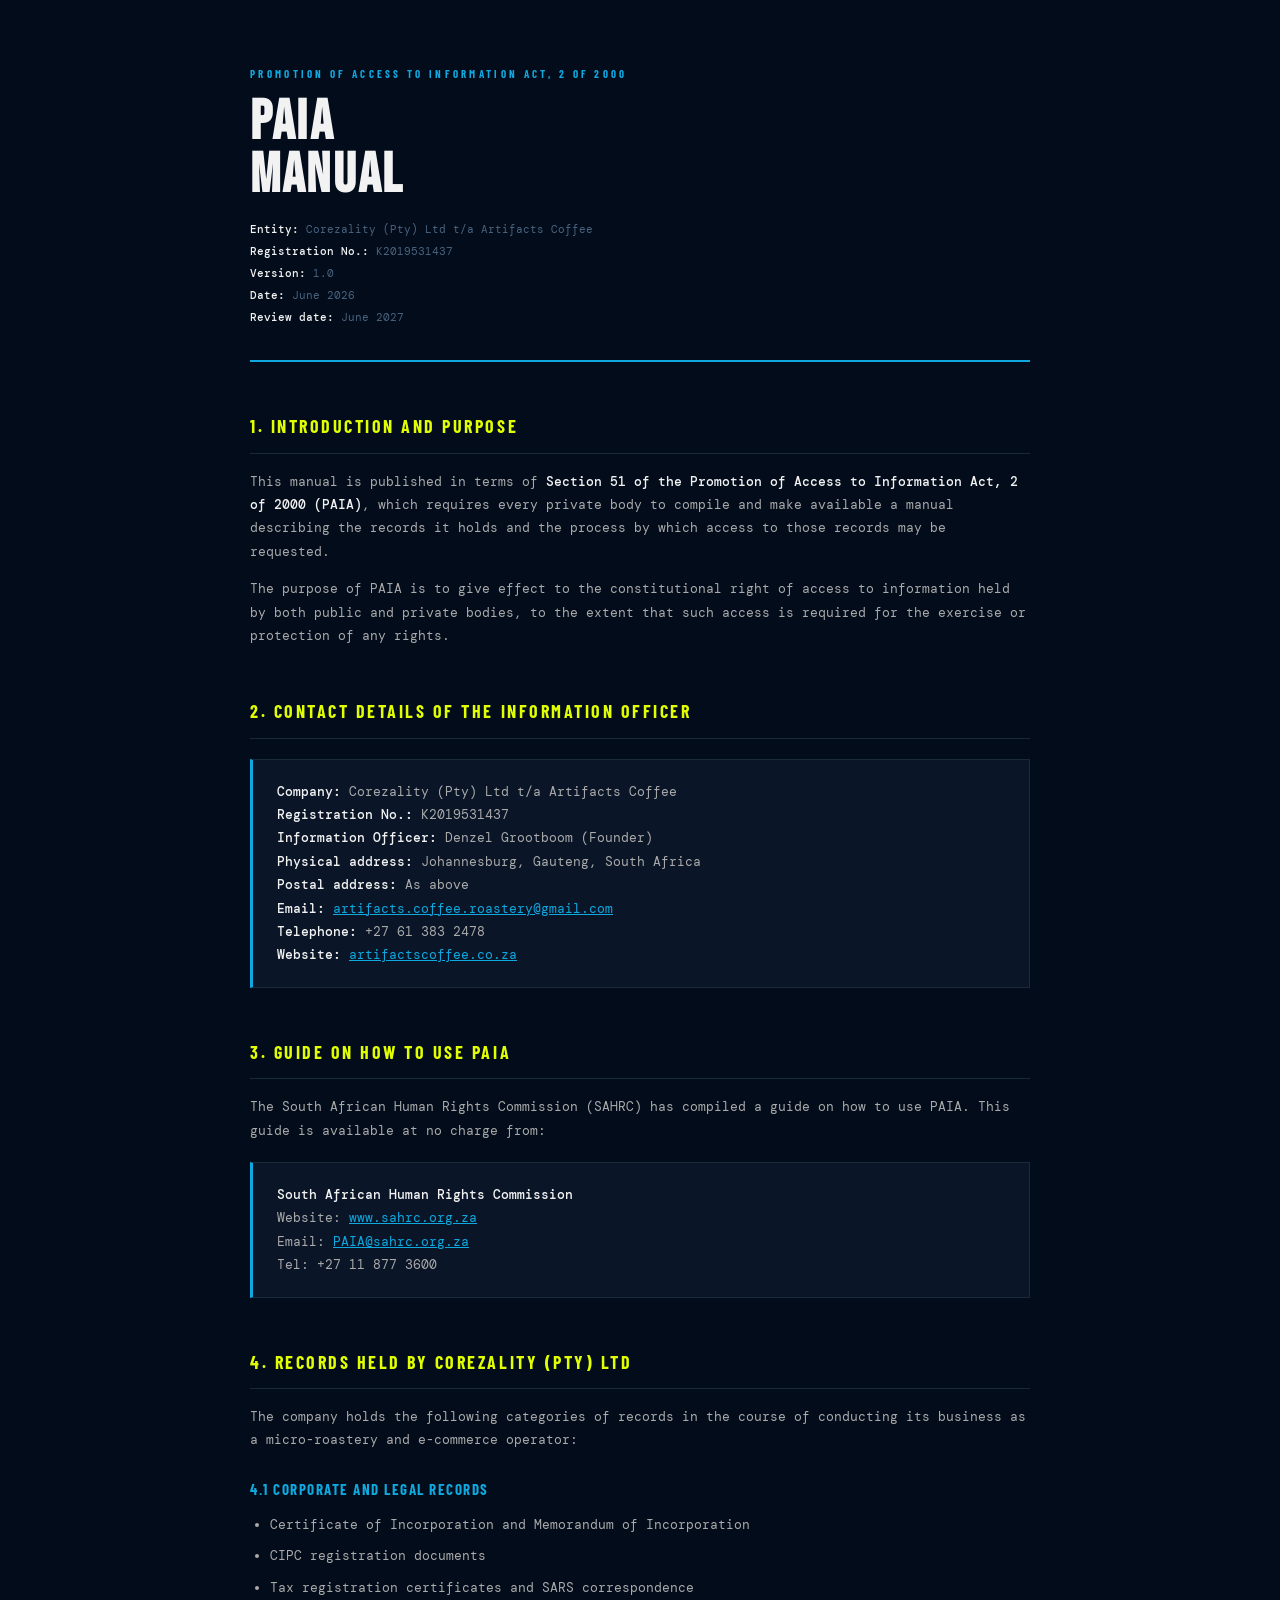
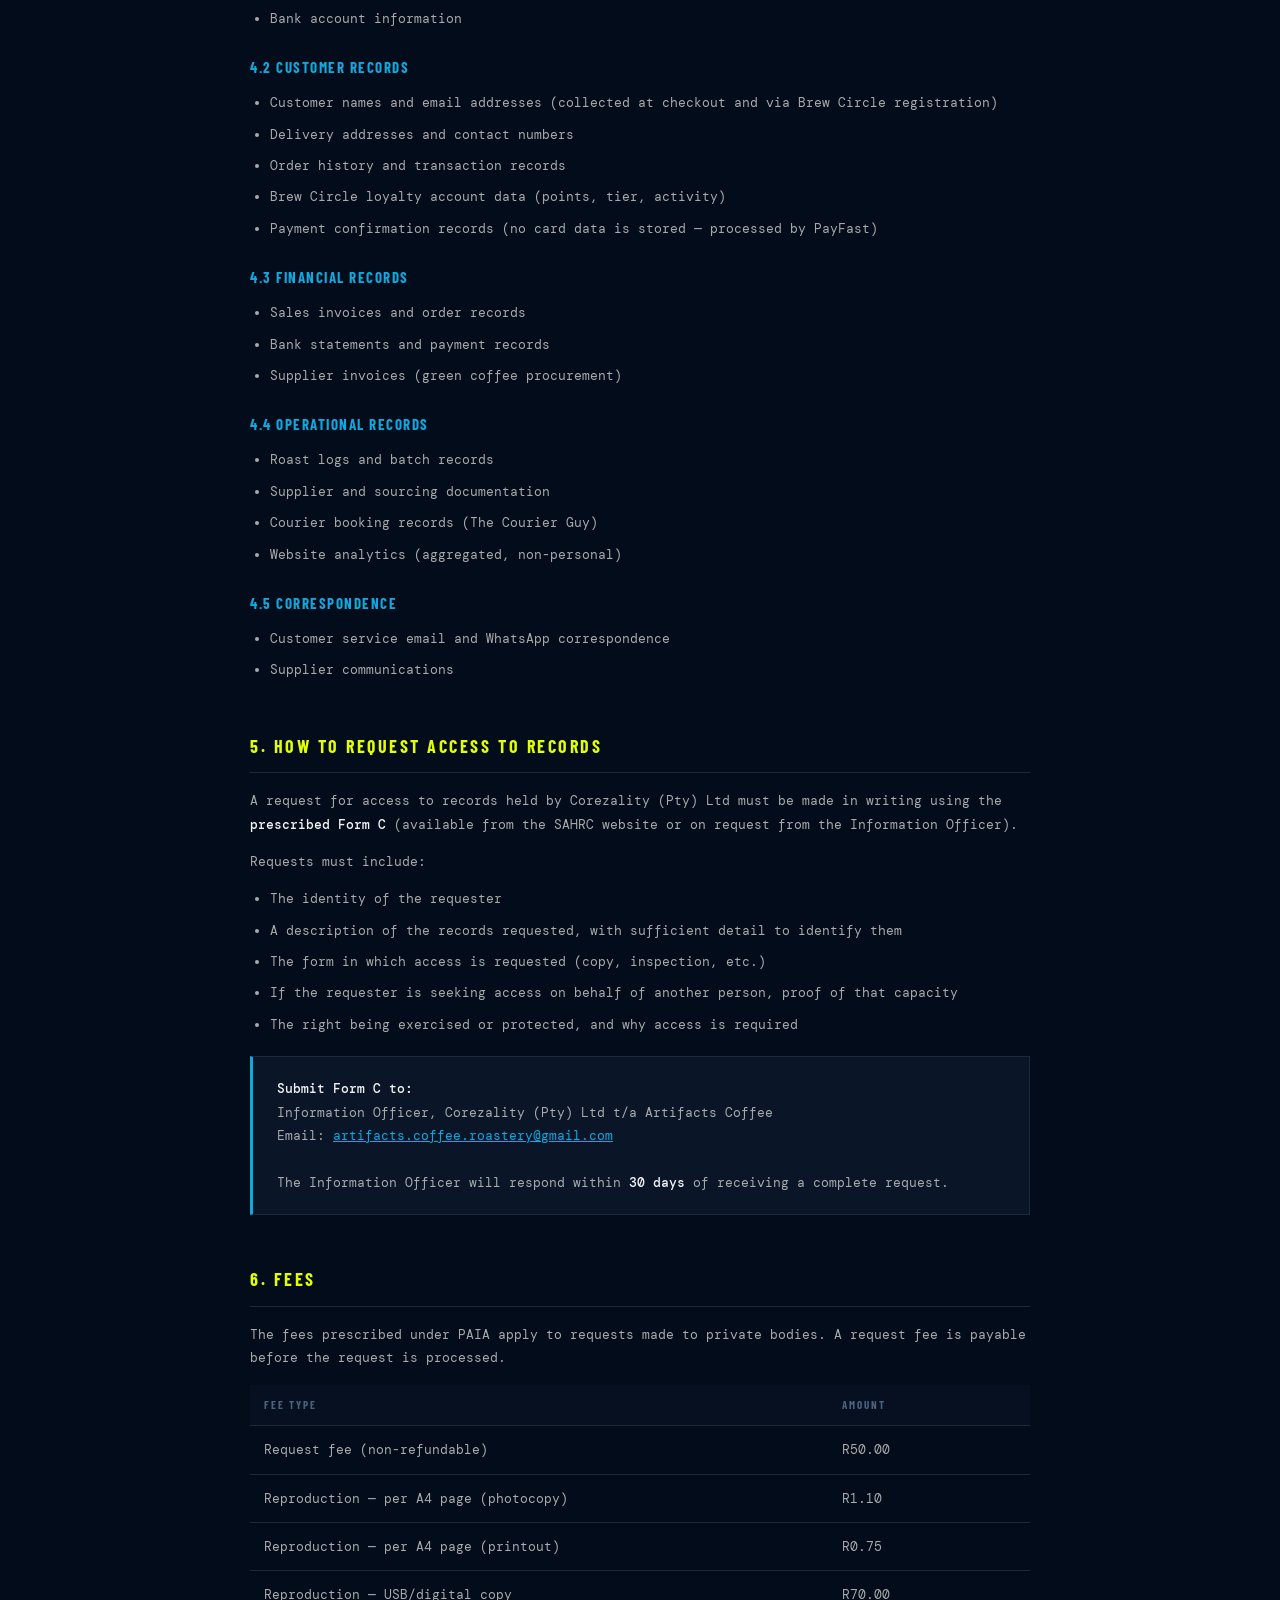
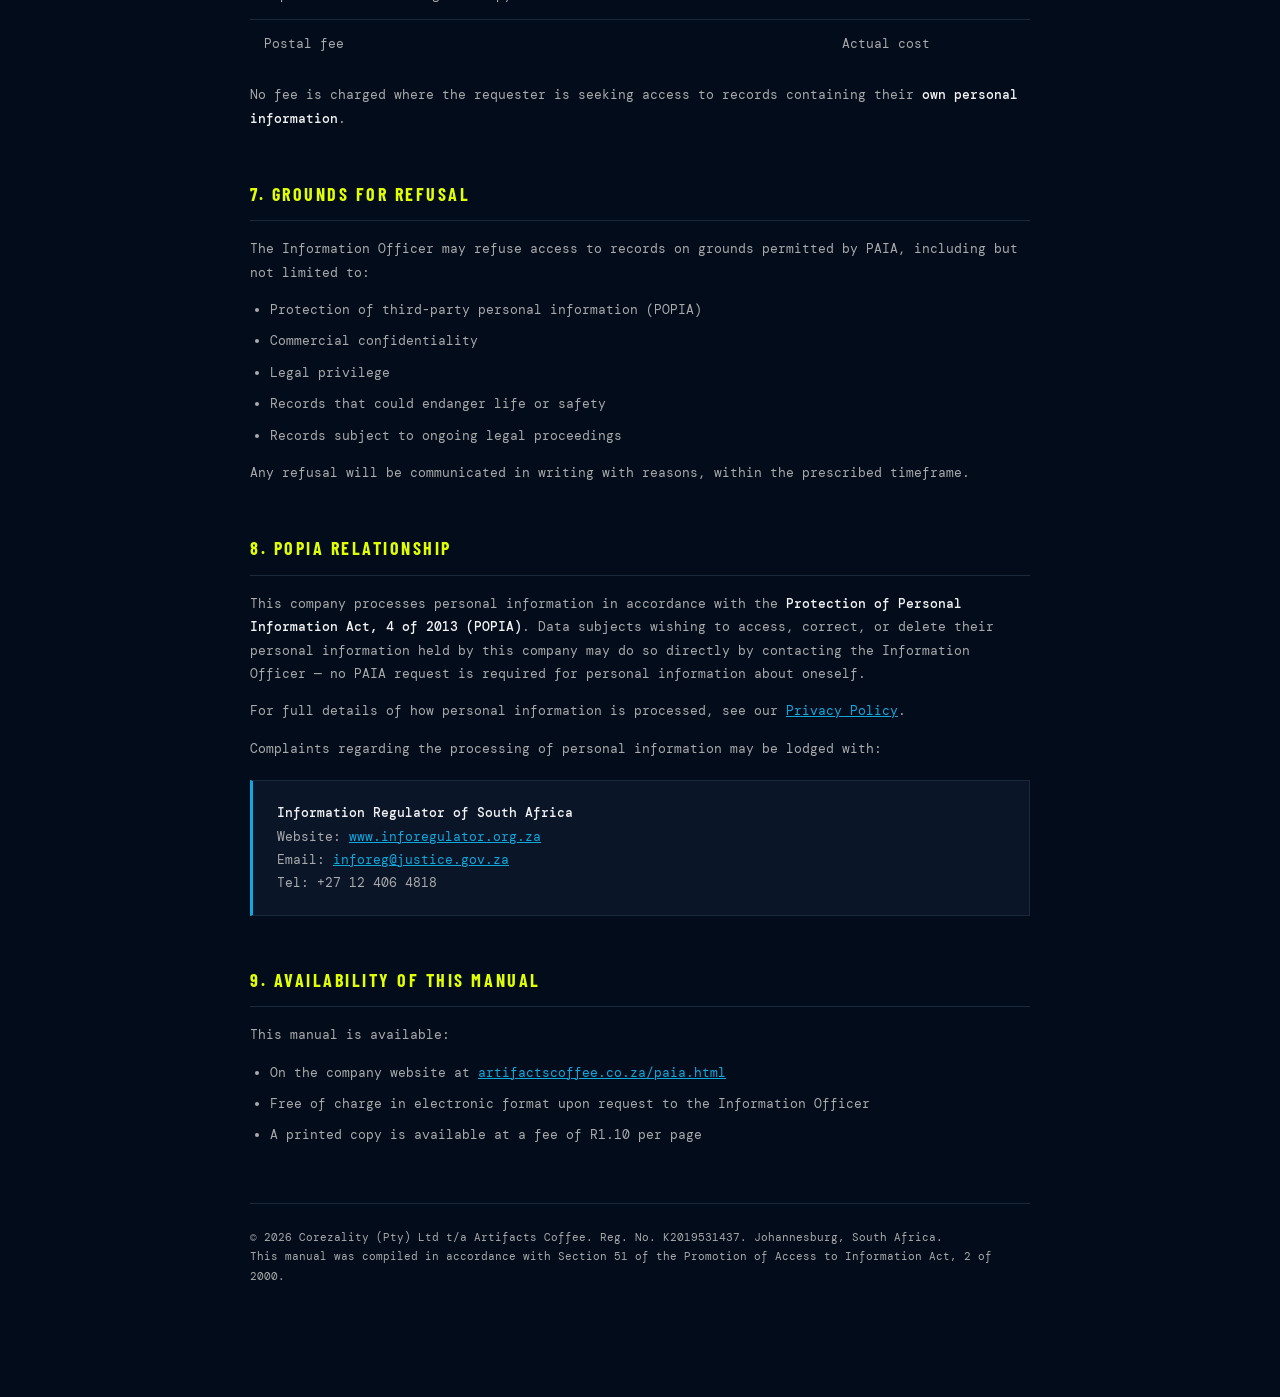
<file: paia.html>
<!DOCTYPE html>
<html lang="en">
<head>
<meta charset="UTF-8">
<meta name="viewport" content="width=device-width, initial-scale=1.0">
<title>PAIA Manual — Corezality (Pty) Ltd t/a Artifacts Coffee</title>
<meta name="robots" content="noindex">
<link rel="preconnect" href="https://fonts.googleapis.com">
<link rel="preconnect" href="https://fonts.gstatic.com" crossorigin>
<link href="https://fonts.googleapis.com/css2?family=Bebas+Neue&family=DM+Mono:wght@300;400;500&family=Barlow+Condensed:ital,wght@0,400;0,600;0,700;0,900;1,400&display=swap" rel="stylesheet">
<style>
  :root { --cyan:#0FA8DF; --yellow:#E1FF01; --black:#020c1a; --off:#0a1628; --border:#1a2a3a; --white:#F2F2F2; --muted:#4a6480; }
  *,*::before,*::after { box-sizing:border-box; margin:0; padding:0; }
  body { background:var(--black); color:var(--white); font-family:'DM Mono',monospace; font-size:13px; line-height:1.8; }
  .page { max-width:860px; margin:0 auto; padding:64px 40px 96px; }

  /* Print header */
  .doc-header { border-bottom:2px solid var(--cyan); padding-bottom:32px; margin-bottom:48px; }
  .doc-label { font-family:'Barlow Condensed',sans-serif; font-size:11px; font-weight:700; letter-spacing:0.3em; text-transform:uppercase; color:var(--cyan); margin-bottom:12px; }
  h1 { font-family:'Bebas Neue',sans-serif; font-size:56px; letter-spacing:0.04em; line-height:0.95; color:var(--white); margin-bottom:16px; }
  .doc-meta { font-size:11px; color:var(--muted); line-height:2; font-family:'DM Mono',monospace; }
  .doc-meta strong { color:var(--white); }

  h2 { font-family:'Barlow Condensed',sans-serif; font-size:18px; font-weight:700; letter-spacing:0.14em; text-transform:uppercase; color:var(--yellow); margin:48px 0 16px; padding-bottom:10px; border-bottom:1px solid var(--border); }
  h3 { font-family:'Barlow Condensed',sans-serif; font-size:15px; font-weight:700; letter-spacing:0.1em; text-transform:uppercase; color:var(--cyan); margin:24px 0 10px; }
  p { color:#aaa; margin-bottom:14px; }
  ul { color:#aaa; padding-left:20px; margin-bottom:14px; }
  li { margin-bottom:8px; }
  a { color:var(--cyan); }
  strong { color:var(--white); font-weight:500; }

  .info-box { background:var(--off); border:1px solid var(--border); border-left:3px solid var(--cyan); padding:20px 24px; margin:20px 0; }
  .info-box p { margin:0; }

  .fee-table { width:100%; border-collapse:collapse; margin:16px 0; }
  .fee-table th { background:#061020; font-family:'Barlow Condensed',sans-serif; font-size:11px; font-weight:700; letter-spacing:0.18em; text-transform:uppercase; color:var(--muted); padding:10px 14px; text-align:left; border-bottom:1px solid var(--border); }
  .fee-table td { padding:12px 14px; border-bottom:1px solid var(--border); color:#aaa; font-size:13px; }
  .fee-table tr:last-child td { border-bottom:none; }

  .footer-note { margin-top:56px; padding-top:24px; border-top:1px solid var(--border); font-size:11px; color:var(--muted); }

  @media print {
    body { background:white; color:#111; }
    .page { padding:20px; }
    :root { --black:white; --white:#111; --border:#ddd; --muted:#666; --off:#f5f5f5; }
    h2 { color:#333; border-bottom-color:#ccc; }
    h3 { color:#0FA8DF; }
    .info-box { background:#f5f5f5; border-color:#ddd; }
  }
</style>
</head>
<body>
<div class="page">

  <div class="doc-header">
    <p class="doc-label">Promotion of Access to Information Act, 2 of 2000</p>
    <h1>PAIA<br>Manual</h1>
    <div class="doc-meta">
      <strong>Entity:</strong> Corezality (Pty) Ltd t/a Artifacts Coffee<br>
      <strong>Registration No.:</strong> K2019531437<br>
      <strong>Version:</strong> 1.0<br>
      <strong>Date:</strong> June 2026<br>
      <strong>Review date:</strong> June 2027
    </div>
  </div>

  <!-- SECTION 1 -->
  <h2>1. Introduction and Purpose</h2>
  <p>This manual is published in terms of <strong>Section 51 of the Promotion of Access to Information Act, 2 of 2000 (PAIA)</strong>, which requires every private body to compile and make available a manual describing the records it holds and the process by which access to those records may be requested.</p>
  <p>The purpose of PAIA is to give effect to the constitutional right of access to information held by both public and private bodies, to the extent that such access is required for the exercise or protection of any rights.</p>

  <!-- SECTION 2 -->
  <h2>2. Contact Details of the Information Officer</h2>
  <div class="info-box">
    <p>
      <strong>Company:</strong> Corezality (Pty) Ltd t/a Artifacts Coffee<br>
      <strong>Registration No.:</strong> K2019531437<br>
      <strong>Information Officer:</strong> Denzel Grootboom (Founder)<br>
      <strong>Physical address:</strong> Johannesburg, Gauteng, South Africa<br>
      <strong>Postal address:</strong> As above<br>
      <strong>Email:</strong> <a href="mailto:artifacts.coffee.roastery@gmail.com">artifacts.coffee.roastery@gmail.com</a><br>
      <strong>Telephone:</strong> +27 61 383 2478<br>
      <strong>Website:</strong> <a href="https://artifactscoffee.co.za">artifactscoffee.co.za</a>
    </p>
  </div>

  <!-- SECTION 3 -->
  <h2>3. Guide on How to Use PAIA</h2>
  <p>The South African Human Rights Commission (SAHRC) has compiled a guide on how to use PAIA. This guide is available at no charge from:</p>
  <div class="info-box">
    <p>
      <strong>South African Human Rights Commission</strong><br>
      Website: <a href="https://www.sahrc.org.za" target="_blank">www.sahrc.org.za</a><br>
      Email: <a href="mailto:PAIA@sahrc.org.za">PAIA@sahrc.org.za</a><br>
      Tel: +27 11 877 3600
    </p>
  </div>

  <!-- SECTION 4 -->
  <h2>4. Records Held by Corezality (Pty) Ltd</h2>
  <p>The company holds the following categories of records in the course of conducting its business as a micro-roastery and e-commerce operator:</p>

  <h3>4.1 Corporate and Legal Records</h3>
  <ul>
    <li>Certificate of Incorporation and Memorandum of Incorporation</li>
    <li>CIPC registration documents</li>
    <li>Tax registration certificates and SARS correspondence</li>
    <li>Bank account information</li>
  </ul>

  <h3>4.2 Customer Records</h3>
  <ul>
    <li>Customer names and email addresses (collected at checkout and via Brew Circle registration)</li>
    <li>Delivery addresses and contact numbers</li>
    <li>Order history and transaction records</li>
    <li>Brew Circle loyalty account data (points, tier, activity)</li>
    <li>Payment confirmation records (no card data is stored — processed by PayFast)</li>
  </ul>

  <h3>4.3 Financial Records</h3>
  <ul>
    <li>Sales invoices and order records</li>
    <li>Bank statements and payment records</li>
    <li>Supplier invoices (green coffee procurement)</li>
  </ul>

  <h3>4.4 Operational Records</h3>
  <ul>
    <li>Roast logs and batch records</li>
    <li>Supplier and sourcing documentation</li>
    <li>Courier booking records (The Courier Guy)</li>
    <li>Website analytics (aggregated, non-personal)</li>
  </ul>

  <h3>4.5 Correspondence</h3>
  <ul>
    <li>Customer service email and WhatsApp correspondence</li>
    <li>Supplier communications</li>
  </ul>

  <!-- SECTION 5 -->
  <h2>5. How to Request Access to Records</h2>
  <p>A request for access to records held by Corezality (Pty) Ltd must be made in writing using the <strong>prescribed Form C</strong> (available from the SAHRC website or on request from the Information Officer).</p>
  <p>Requests must include:</p>
  <ul>
    <li>The identity of the requester</li>
    <li>A description of the records requested, with sufficient detail to identify them</li>
    <li>The form in which access is requested (copy, inspection, etc.)</li>
    <li>If the requester is seeking access on behalf of another person, proof of that capacity</li>
    <li>The right being exercised or protected, and why access is required</li>
  </ul>

  <div class="info-box">
    <p>
      <strong>Submit Form C to:</strong><br>
      Information Officer, Corezality (Pty) Ltd t/a Artifacts Coffee<br>
      Email: <a href="mailto:artifacts.coffee.roastery@gmail.com">artifacts.coffee.roastery@gmail.com</a><br><br>
      The Information Officer will respond within <strong>30 days</strong> of receiving a complete request.
    </p>
  </div>

  <!-- SECTION 6 -->
  <h2>6. Fees</h2>
  <p>The fees prescribed under PAIA apply to requests made to private bodies. A request fee is payable before the request is processed.</p>

  <table class="fee-table">
    <thead>
      <tr>
        <th>Fee Type</th>
        <th>Amount</th>
      </tr>
    </thead>
    <tbody>
      <tr>
        <td>Request fee (non-refundable)</td>
        <td>R50.00</td>
      </tr>
      <tr>
        <td>Reproduction — per A4 page (photocopy)</td>
        <td>R1.10</td>
      </tr>
      <tr>
        <td>Reproduction — per A4 page (printout)</td>
        <td>R0.75</td>
      </tr>
      <tr>
        <td>Reproduction — USB/digital copy</td>
        <td>R70.00</td>
      </tr>
      <tr>
        <td>Postal fee</td>
        <td>Actual cost</td>
      </tr>
    </tbody>
  </table>

  <p>No fee is charged where the requester is seeking access to records containing their <strong>own personal information</strong>.</p>

  <!-- SECTION 7 -->
  <h2>7. Grounds for Refusal</h2>
  <p>The Information Officer may refuse access to records on grounds permitted by PAIA, including but not limited to:</p>
  <ul>
    <li>Protection of third-party personal information (POPIA)</li>
    <li>Commercial confidentiality</li>
    <li>Legal privilege</li>
    <li>Records that could endanger life or safety</li>
    <li>Records subject to ongoing legal proceedings</li>
  </ul>
  <p>Any refusal will be communicated in writing with reasons, within the prescribed timeframe.</p>

  <!-- SECTION 8 -->
  <h2>8. POPIA Relationship</h2>
  <p>This company processes personal information in accordance with the <strong>Protection of Personal Information Act, 4 of 2013 (POPIA)</strong>. Data subjects wishing to access, correct, or delete their personal information held by this company may do so directly by contacting the Information Officer — no PAIA request is required for personal information about oneself.</p>
  <p>For full details of how personal information is processed, see our <a href="privacy.html">Privacy Policy</a>.</p>
  <p>Complaints regarding the processing of personal information may be lodged with:</p>
  <div class="info-box">
    <p>
      <strong>Information Regulator of South Africa</strong><br>
      Website: <a href="https://www.inforegulator.org.za" target="_blank">www.inforegulator.org.za</a><br>
      Email: <a href="mailto:inforeg@justice.gov.za">inforeg@justice.gov.za</a><br>
      Tel: +27 12 406 4818
    </p>
  </div>

  <!-- SECTION 9 -->
  <h2>9. Availability of This Manual</h2>
  <p>This manual is available:</p>
  <ul>
    <li>On the company website at <a href="https://artifactscoffee.co.za/paia.html">artifactscoffee.co.za/paia.html</a></li>
    <li>Free of charge in electronic format upon request to the Information Officer</li>
    <li>A printed copy is available at a fee of R1.10 per page</li>
  </ul>

  <div class="footer-note">
    <p>© 2026 Corezality (Pty) Ltd t/a Artifacts Coffee. Reg. No. K2019531437. Johannesburg, South Africa.<br>
    This manual was compiled in accordance with Section 51 of the Promotion of Access to Information Act, 2 of 2000.</p>
  </div>

</div>
</body>
</html>
</file>
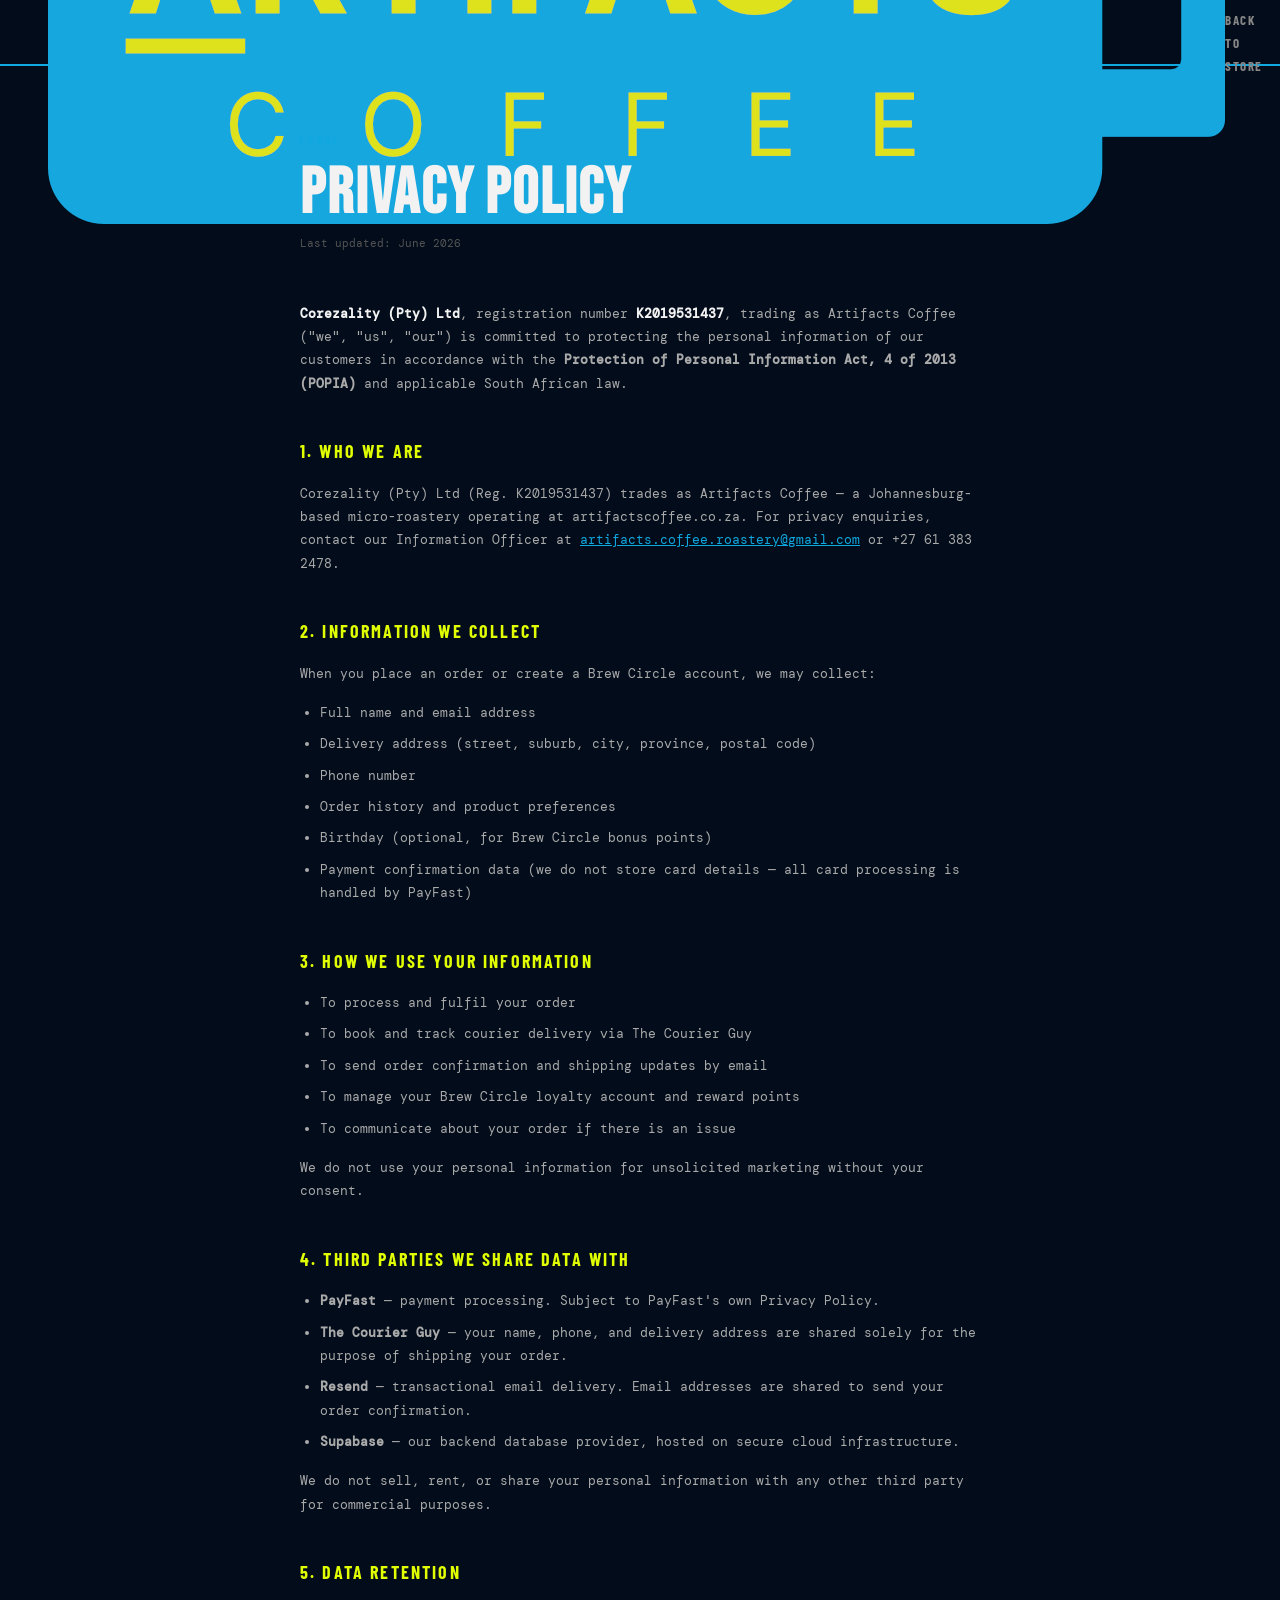
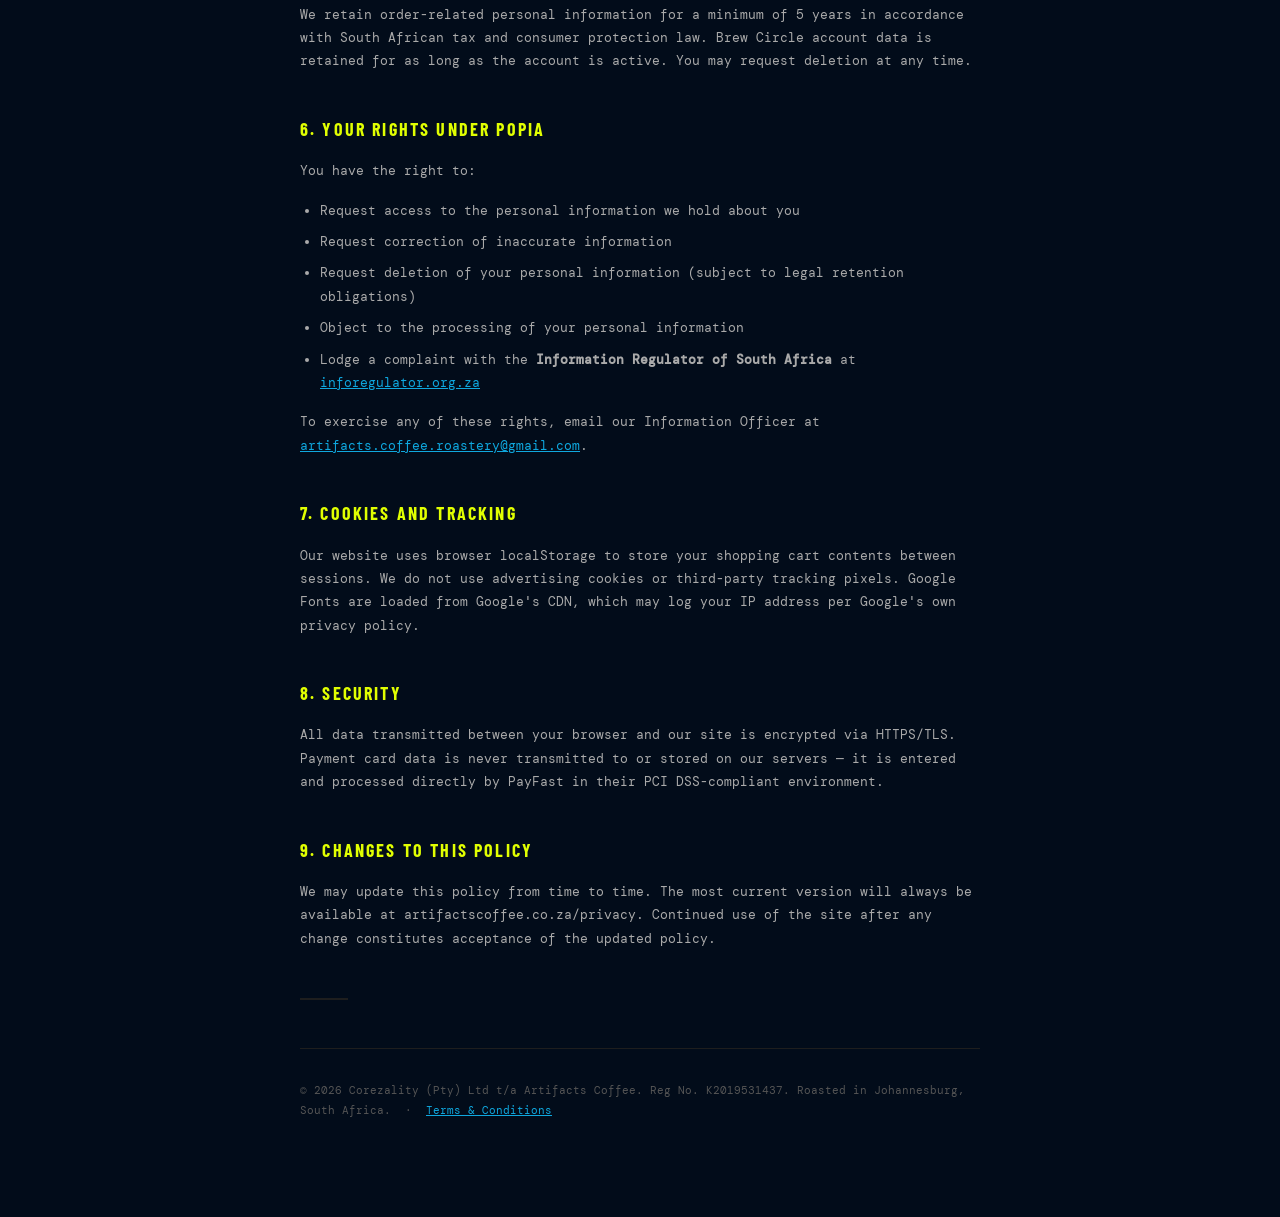
<file: privacy.html>
<!DOCTYPE html>
<html lang="en">
<head>
<meta charset="UTF-8">
<meta name="viewport" content="width=device-width, initial-scale=1.0">
<title>Privacy Policy — Artifacts Coffee</title>
<meta name="robots" content="noindex">
<link rel="icon" href="images/favicon.ico" type="image/x-icon">
<link rel="preconnect" href="https://fonts.googleapis.com">
<link rel="preconnect" href="https://fonts.gstatic.com" crossorigin>
<link href="https://fonts.googleapis.com/css2?family=Bebas+Neue&family=DM+Mono:wght@300;400;500&family=Barlow+Condensed:ital,wght@0,400;0,600;0,700;0,900;1,400&display=swap" rel="stylesheet">
<style>
  :root {
    --cyan: #0FA8DF; --yellow: #E1FF01; --black: #020c1a;
    --off: #101010; --border: #1E1E1E; --white: #F2F2F2; --muted: #888;
  }
  *, *::before, *::after { box-sizing: border-box; margin: 0; padding: 0; }
  body { background: var(--black); color: var(--white); font-family: 'DM Mono', monospace; font-size: 13px; line-height: 1.8; padding: 0; }
  nav { background: var(--black); border-bottom: 2px solid var(--cyan); padding: 0 48px; height: 66px; display: flex; align-items: center; justify-content: space-between; }
  .nav-logo img { height: 36px; }
  .nav-back { font-family: 'Barlow Condensed', sans-serif; font-size: 13px; font-weight: 700; letter-spacing: 0.12em; text-transform: uppercase; color: var(--muted); text-decoration: none; transition: color 0.2s; }
  .nav-back:hover { color: var(--cyan); }
  .container { max-width: 760px; margin: 0 auto; padding: 64px 40px 96px; }
  .kicker { font-family: 'Barlow Condensed', sans-serif; font-size: 11px; font-weight: 700; letter-spacing: 0.3em; text-transform: uppercase; color: var(--cyan); margin-bottom: 12px; }
  h1 { font-family: 'Bebas Neue', sans-serif; font-size: 64px; letter-spacing: 0.03em; color: var(--white); margin-bottom: 8px; line-height: 1; }
  .updated { font-size: 11px; color: #555; margin-bottom: 48px; }
  h2 { font-family: 'Barlow Condensed', sans-serif; font-size: 18px; font-weight: 700; letter-spacing: 0.12em; text-transform: uppercase; color: var(--yellow); margin: 40px 0 14px; }
  p { color: #aaa; margin-bottom: 16px; }
  ul { color: #aaa; padding-left: 20px; margin-bottom: 16px; }
  li { margin-bottom: 8px; }
  a { color: var(--cyan); }
  .divider { width: 48px; height: 2px; background: var(--border); margin: 48px 0; }
  .footer-note { display: block; font-size: 11px; color: #555; border-top: 1px solid var(--border); padding-top: 32px; margin-top: 48px; }
</style>
</head>
<body>
<nav>
  <a href="index.html"><img src="images/logo.png" alt="Artifacts Coffee" class="nav-logo"></a>
  <a href="index.html" class="nav-back">← Back to Store</a>
</nav>

<div class="container">
  <p class="kicker">Legal</p>
  <h1>Privacy Policy</h1>
  <p class="updated">Last updated: June 2026</p>

  <p><strong style="color:var(--white)">Corezality (Pty) Ltd</strong>, registration number <strong style="color:var(--white)">K2019531437</strong>, trading as Artifacts Coffee ("we", "us", "our") is committed to protecting the personal information of our customers in accordance with the <strong>Protection of Personal Information Act, 4 of 2013 (POPIA)</strong> and applicable South African law.</p>

  <h2>1. Who We Are</h2>
  <p>Corezality (Pty) Ltd (Reg. K2019531437) trades as Artifacts Coffee — a Johannesburg-based micro-roastery operating at artifactscoffee.co.za. For privacy enquiries, contact our Information Officer at <a href="mailto:artifacts.coffee.roastery@gmail.com">artifacts.coffee.roastery@gmail.com</a> or +27 61 383 2478.</p>

  <h2>2. Information We Collect</h2>
  <p>When you place an order or create a Brew Circle account, we may collect:</p>
  <ul>
    <li>Full name and email address</li>
    <li>Delivery address (street, suburb, city, province, postal code)</li>
    <li>Phone number</li>
    <li>Order history and product preferences</li>
    <li>Birthday (optional, for Brew Circle bonus points)</li>
    <li>Payment confirmation data (we do not store card details — all card processing is handled by PayFast)</li>
  </ul>

  <h2>3. How We Use Your Information</h2>
  <ul>
    <li>To process and fulfil your order</li>
    <li>To book and track courier delivery via The Courier Guy</li>
    <li>To send order confirmation and shipping updates by email</li>
    <li>To manage your Brew Circle loyalty account and reward points</li>
    <li>To communicate about your order if there is an issue</li>
  </ul>
  <p>We do not use your personal information for unsolicited marketing without your consent.</p>

  <h2>4. Third Parties We Share Data With</h2>
  <ul>
    <li><strong>PayFast</strong> — payment processing. Subject to PayFast's own Privacy Policy.</li>
    <li><strong>The Courier Guy</strong> — your name, phone, and delivery address are shared solely for the purpose of shipping your order.</li>
    <li><strong>Resend</strong> — transactional email delivery. Email addresses are shared to send your order confirmation.</li>
    <li><strong>Supabase</strong> — our backend database provider, hosted on secure cloud infrastructure.</li>
  </ul>
  <p>We do not sell, rent, or share your personal information with any other third party for commercial purposes.</p>

  <h2>5. Data Retention</h2>
  <p>We retain order-related personal information for a minimum of 5 years in accordance with South African tax and consumer protection law. Brew Circle account data is retained for as long as the account is active. You may request deletion at any time.</p>

  <h2>6. Your Rights Under POPIA</h2>
  <p>You have the right to:</p>
  <ul>
    <li>Request access to the personal information we hold about you</li>
    <li>Request correction of inaccurate information</li>
    <li>Request deletion of your personal information (subject to legal retention obligations)</li>
    <li>Object to the processing of your personal information</li>
    <li>Lodge a complaint with the <strong>Information Regulator of South Africa</strong> at <a href="https://www.inforegulator.org.za" target="_blank">inforegulator.org.za</a></li>
  </ul>
  <p>To exercise any of these rights, email our Information Officer at <a href="mailto:artifacts.coffee.roastery@gmail.com">artifacts.coffee.roastery@gmail.com</a>.</p>

  <h2>7. Cookies and Tracking</h2>
  <p>Our website uses browser localStorage to store your shopping cart contents between sessions. We do not use advertising cookies or third-party tracking pixels. Google Fonts are loaded from Google's CDN, which may log your IP address per Google's own privacy policy.</p>

  <h2>8. Security</h2>
  <p>All data transmitted between your browser and our site is encrypted via HTTPS/TLS. Payment card data is never transmitted to or stored on our servers — it is entered and processed directly by PayFast in their PCI DSS-compliant environment.</p>

  <h2>9. Changes to This Policy</h2>
  <p>We may update this policy from time to time. The most current version will always be available at artifactscoffee.co.za/privacy. Continued use of the site after any change constitutes acceptance of the updated policy.</p>

  <div class="divider"></div>
  <span class="footer-note">&copy; 2026 Corezality (Pty) Ltd t/a Artifacts Coffee. Reg No. K2019531437. Roasted in Johannesburg, South Africa. &nbsp;·&nbsp; <a href="terms.html">Terms &amp; Conditions</a></span>
</div>
</body>
</html>
</file>
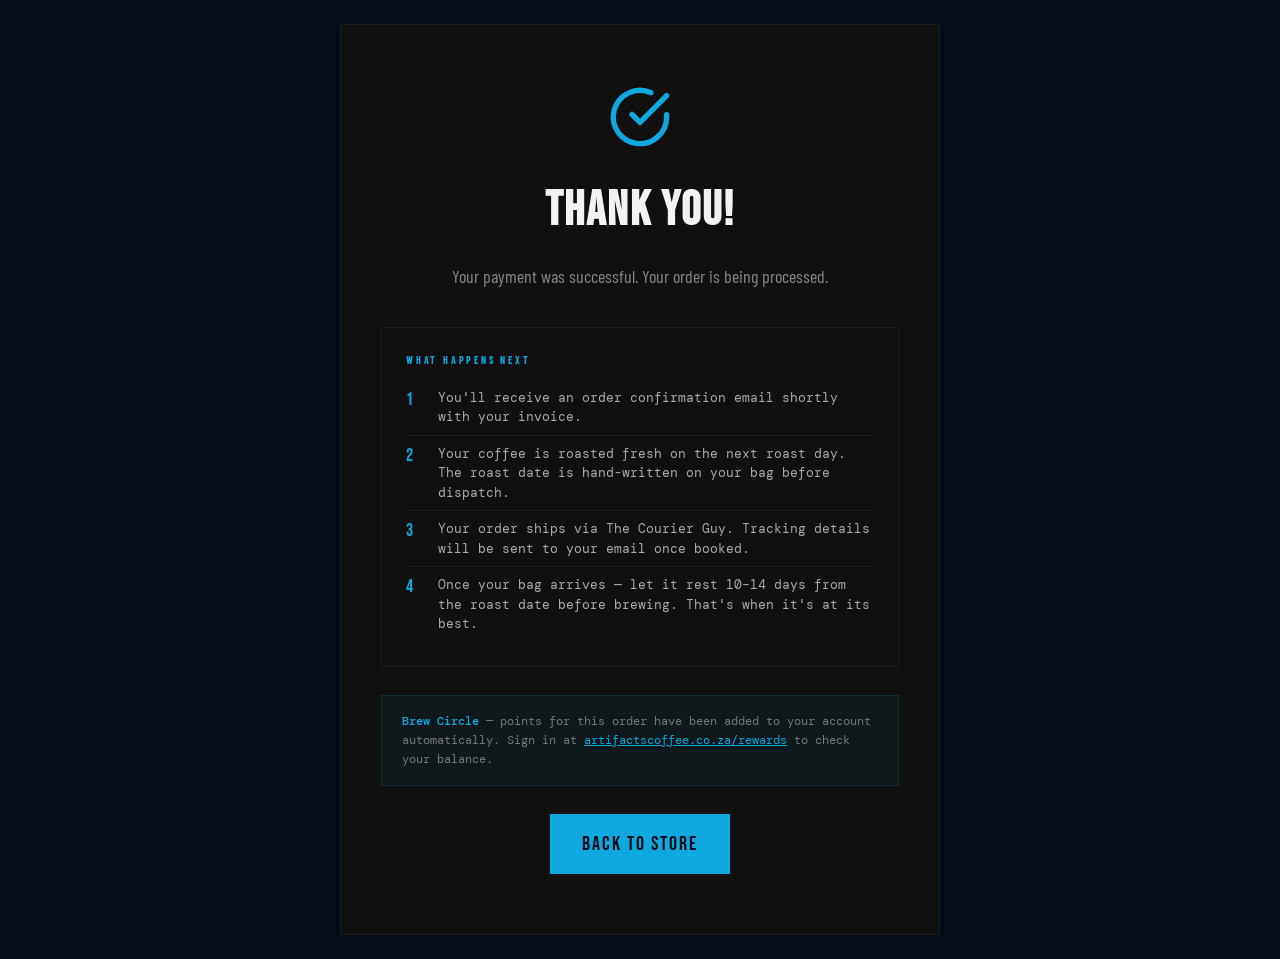
<file: return.html>
<!DOCTYPE html>
<html lang="en">
<head>
<meta charset="UTF-8">
<meta name="viewport" content="width=device-width, initial-scale=1.0">
<title>Payment Successful — Artifacts Coffee</title>
<meta name="description" content="Your Artifacts Coffee order is confirmed. We'll roast fresh and ship within days.">
<meta name="robots" content="noindex">
<link rel="icon" href="images/favicon.ico" type="image/x-icon">
<link rel="preconnect" href="https://fonts.googleapis.com">
<link rel="preconnect" href="https://fonts.gstatic.com" crossorigin>
<link href="https://fonts.googleapis.com/css2?family=Bebas+Neue&family=DM+Mono:wght@300;400;500&family=Barlow+Condensed:ital,wght@0,400;0,600;0,700;0,900;1,400&display=swap" rel="stylesheet">
<style>
  :root {
    --cyan: #0FA8DF;
    --yellow: #E1FF01;
    --black: #020c1a;
    --off: #101010;
    --border: #1E1E1E;
    --white: #F2F2F2;
  }
  *, *::before, *::after { box-sizing: border-box; margin: 0; padding: 0; }
  body {
    background: var(--black);
    color: var(--white);
    font-family: 'DM Mono', monospace;
    font-size: 13px;
    line-height: 1.6;
    display: flex;
    flex-direction: column;
    align-items: center;
    justify-content: center;
    min-height: 100vh;
    padding: 24px;
    text-align: center;
  }
  .container {
    max-width: 600px;
    width: 100%;
    border: 1px solid var(--border);
    padding: 60px 40px;
    background: var(--off);
  }
  .icon {
    width: 64px;
    height: 64px;
    margin: 0 auto 24px;
    color: var(--cyan);
    display: block;
  }
  h1 {
    font-family: 'Bebas Neue', sans-serif;
    font-size: 48px;
    letter-spacing: 0.04em;
    color: var(--white);
    margin-bottom: 12px;
  }
  .sub {
    font-family: 'Barlow Condensed', sans-serif;
    font-size: 18px;
    color: #888;
    margin-bottom: 36px;
  }

  /* ── DELIVERY BLOCK (default: shipping) ── */
  .delivery-block {
    border: 1px solid var(--border);
    padding: 24px;
    margin-bottom: 28px;
    text-align: left;
  }
  .delivery-label {
    font-family: 'Barlow Condensed', sans-serif;
    font-size: 10px;
    font-weight: 700;
    letter-spacing: 0.28em;
    text-transform: uppercase;
    margin-bottom: 12px;
  }
  .delivery-label.shipping { color: var(--cyan); }
  .delivery-label.collection { color: var(--yellow); }

  .delivery-steps {
    list-style: none;
    padding: 0;
  }
  .delivery-steps li {
    display: flex;
    gap: 12px;
    align-items: flex-start;
    font-size: 13px;
    color: #aaa;
    padding: 8px 0;
    border-bottom: 1px solid var(--border);
    line-height: 1.5;
  }
  .delivery-steps li:last-child { border-bottom: none; }
  .step-num {
    font-family: 'Bebas Neue', sans-serif;
    font-size: 18px;
    color: var(--cyan);
    flex-shrink: 0;
    width: 20px;
    line-height: 1.3;
  }
  .step-num.yellow { color: var(--yellow); }

  /* ── COLLECTION BLOCK ── */
  .collect-block {
    background: rgba(225,255,1,0.04);
    border: 1px solid rgba(225,255,1,0.2);
    padding: 24px;
    margin-bottom: 28px;
    text-align: left;
  }
  .collect-wa {
    display: flex;
    align-items: center;
    justify-content: center;
    gap: 10px;
    width: 100%;
    padding: 14px 24px;
    background: #25D366;
    color: white;
    font-family: 'Bebas Neue', sans-serif;
    font-size: 20px;
    letter-spacing: 0.1em;
    text-decoration: none;
    margin-top: 16px;
    transition: opacity 0.2s;
  }
  .collect-wa:hover { opacity: 0.9; }

  /* ── BREW CIRCLE NOTE ── */
  .points-note {
    background: rgba(15,168,223,0.05);
    border: 1px solid rgba(15,168,223,0.15);
    padding: 16px 20px;
    margin-bottom: 28px;
    font-size: 12px;
    color: #777;
    text-align: left;
  }
  .points-note span { color: var(--cyan); font-weight: 500; }

  .btn {
    display: inline-block;
    background: var(--cyan);
    color: var(--black);
    padding: 14px 32px;
    font-family: 'Bebas Neue', sans-serif;
    font-size: 20px;
    letter-spacing: 0.1em;
    text-decoration: none;
    transition: all 0.2s;
  }
  .btn:hover { opacity: 0.85; transform: translateY(-2px); }
</style>
</head>
<body>
  <div class="container">

    <svg class="icon" viewBox="0 0 24 24" fill="none" stroke="currentColor" stroke-width="2" stroke-linecap="round" stroke-linejoin="round">
      <path d="M22 11.08V12a10 10 0 1 1-5.93-9.14"></path>
      <polyline points="22 4 12 14.01 9 11.01"></polyline>
    </svg>

    <h1>Thank You!</h1>
    <p class="sub">Your payment was successful. Your order is being processed.</p>

    <!-- SHIPPING BLOCK (default) -->
    <div class="delivery-block" id="block-shipping">
      <p class="delivery-label shipping">What Happens Next</p>
      <ul class="delivery-steps">
        <li>
          <span class="step-num">1</span>
          <span>You'll receive an order confirmation email shortly with your invoice.</span>
        </li>
        <li>
          <span class="step-num">2</span>
          <span>Your coffee is roasted fresh on the next roast day. The roast date is hand-written on your bag before dispatch.</span>
        </li>
        <li>
          <span class="step-num">3</span>
          <span>Your order ships via The Courier Guy. Tracking details will be sent to your email once booked.</span>
        </li>
        <li>
          <span class="step-num">4</span>
          <span>Once your bag arrives — let it rest 10–14 days from the roast date before brewing. That's when it's at its best.</span>
        </li>
      </ul>
    </div>

    <!-- COLLECTION BLOCK (shown when collect selected) -->
    <div class="collect-block" id="block-collection" style="display:none;">
      <p class="delivery-label collection">&#127968; Collection Order</p>
      <ul class="delivery-steps">
        <li>
          <span class="step-num yellow">1</span>
          <span>You'll receive an order confirmation email shortly.</span>
        </li>
        <li>
          <span class="step-num yellow">2</span>
          <span>Your coffee is roasted fresh. We'll WhatsApp you once it's ready to collect — usually within 2–3 business days.</span>
        </li>
        <li>
          <span class="step-num yellow">3</span>
          <span>Collection is from Johannesburg. We'll confirm the exact address and time via WhatsApp before you come through.</span>
        </li>
        <li>
          <span class="step-num yellow">4</span>
          <span>Once you have your bag — rest it 10–14 days from the roast date before your first brew.</span>
        </li>
      </ul>
      <a class="collect-wa" href="https://wa.me/27613832478?text=Hi%2C%20I%20just%20placed%20a%20collection%20order%20on%20artifactscoffee.co.za" target="_blank">
        <svg style="width:20px;height:20px;fill:currentColor;flex-shrink:0" viewBox="0 0 24 24"><path d="M17.472 14.382c-.297-.149-1.758-.867-2.03-.967-.273-.099-.471-.148-.67.15-.197.297-.767.966-.94 1.164-.173.199-.347.223-.644.075-.297-.15-1.255-.463-2.39-1.475-.883-.788-1.48-1.761-1.653-2.059-.173-.297-.018-.458.13-.606.134-.133.298-.347.446-.52.149-.174.198-.298.298-.497.099-.198.05-.371-.025-.52-.075-.149-.669-1.612-.916-2.207-.242-.579-.487-.5-.669-.51-.173-.008-.371-.01-.57-.01-.198 0-.52.074-.792.372-.272.297-1.04 1.016-1.04 2.479 0 1.462 1.065 2.875 1.213 3.074.149.198 2.096 3.2 5.077 4.487.709.306 1.262.489 1.694.625.712.227 1.36.195 1.871.118.571-.085 1.758-.719 2.006-1.413.248-.694.248-1.289.173-1.413-.074-.124-.272-.198-.57-.347m-5.421 7.403h-.004a9.87 9.87 0 01-5.031-1.378l-.361-.214-3.741.982.998-3.648-.235-.374a9.86 9.86 0 01-1.51-5.26c.001-5.45 4.436-9.884 9.888-9.884 2.64 0 5.122 1.03 6.988 2.898a9.825 9.825 0 012.893 6.994c-.003 5.45-4.437 9.884-9.885 9.884m8.413-18.297A11.815 11.815 0 0012.05 0C5.414 0 .004 5.41.001 12.045c0 2.12.554 4.189 1.602 6.04L0 24l6.117-1.605a11.837 11.837 0 005.925 1.577h.005c6.632 0 12.042-5.41 12.046-12.045a11.83 11.83 0 00-3.536-8.509"/></svg>
        WhatsApp Us to Confirm
      </a>
    </div>

    <!-- BREW CIRCLE NOTE -->
    <div class="points-note">
      <span>Brew Circle</span> — points for this order have been added to your account automatically. Sign in at <a href="rewards.html" style="color:var(--cyan)">artifactscoffee.co.za/rewards</a> to check your balance.
    </div>

    <a href="index.html" class="btn">Back to Store</a>

  </div>

  <script>
    // Detect collection order from localStorage (set by index.html before PayFast redirect)
    const shippingCode = localStorage.getItem('last_shipping_code') || '';
    if (shippingCode === 'collect') {
      document.getElementById('block-shipping').style.display = 'none';
      document.getElementById('block-collection').style.display = 'block';
    }
    // Clear cart and shipping data
    localStorage.removeItem('coffee_cart');
    localStorage.removeItem('last_shipping_code');
    localStorage.removeItem('last_shipping_label');
  </script>
</body>
</html>
</file>
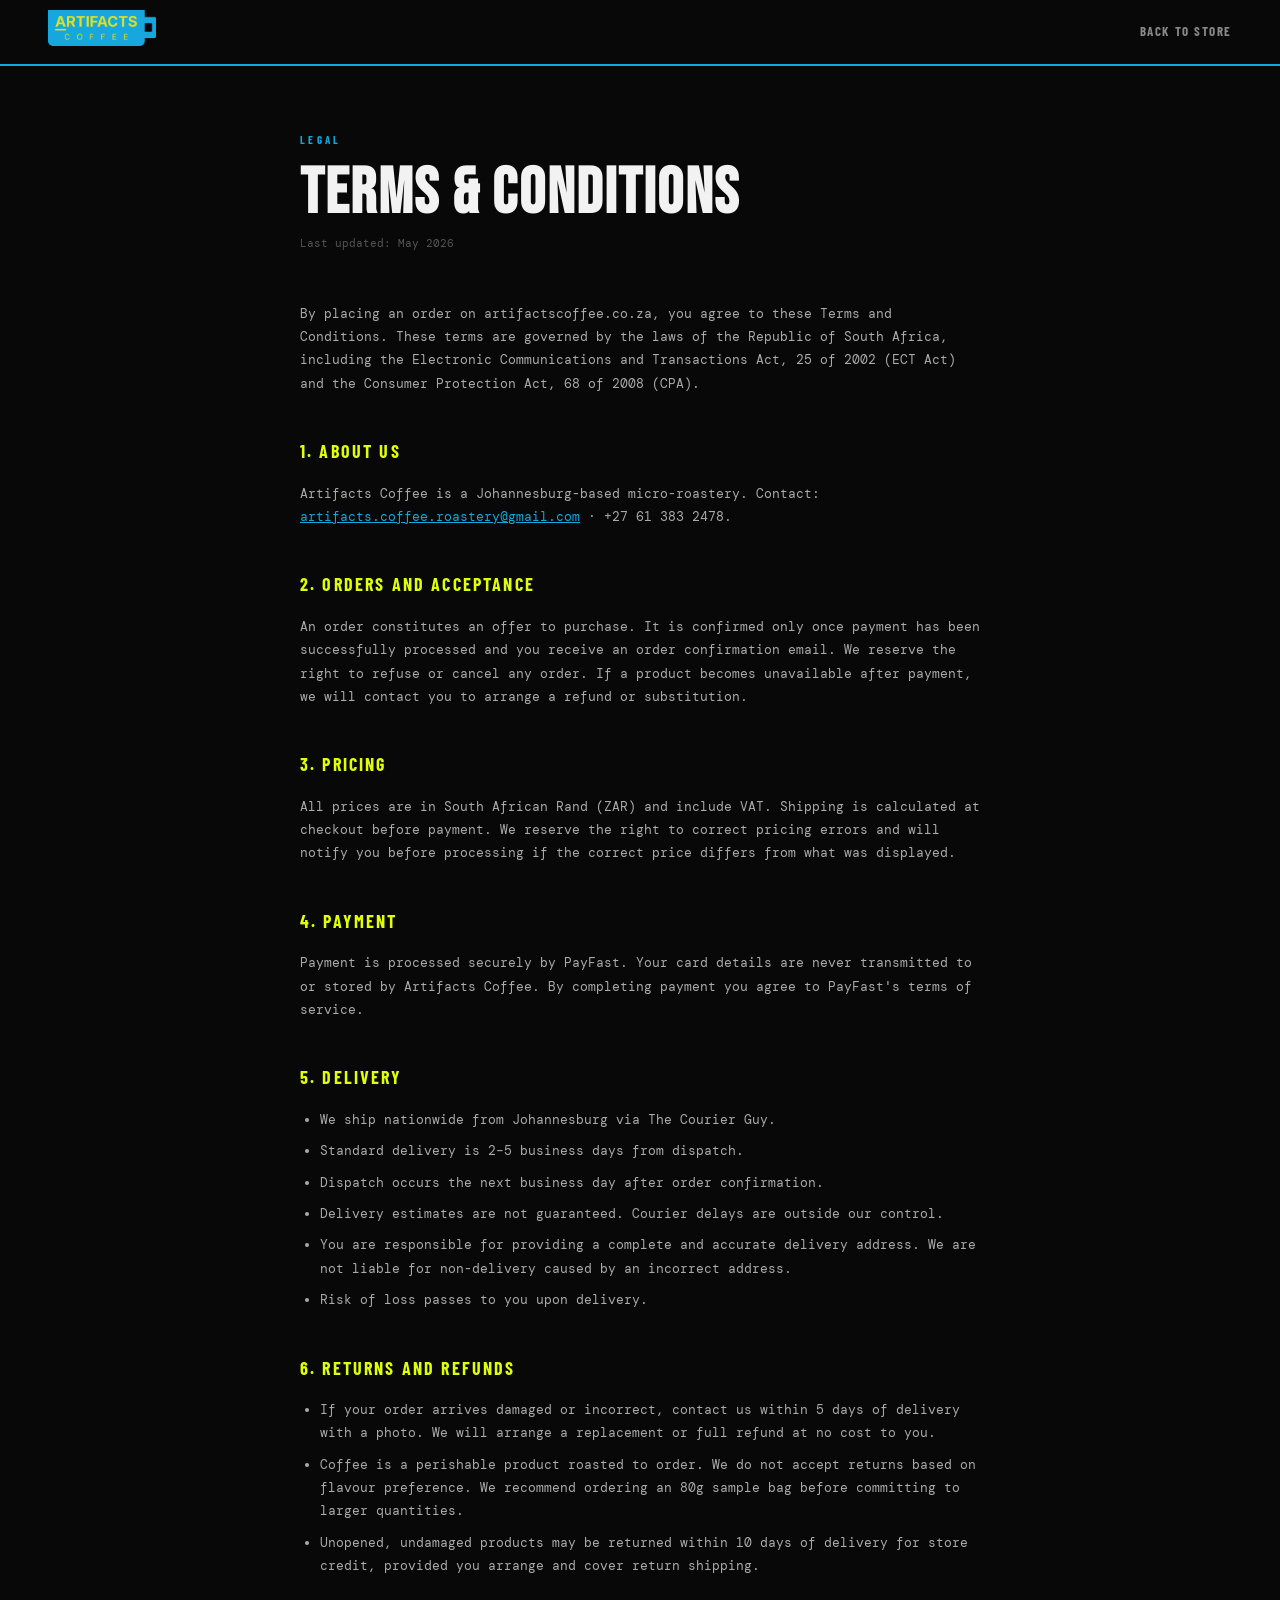
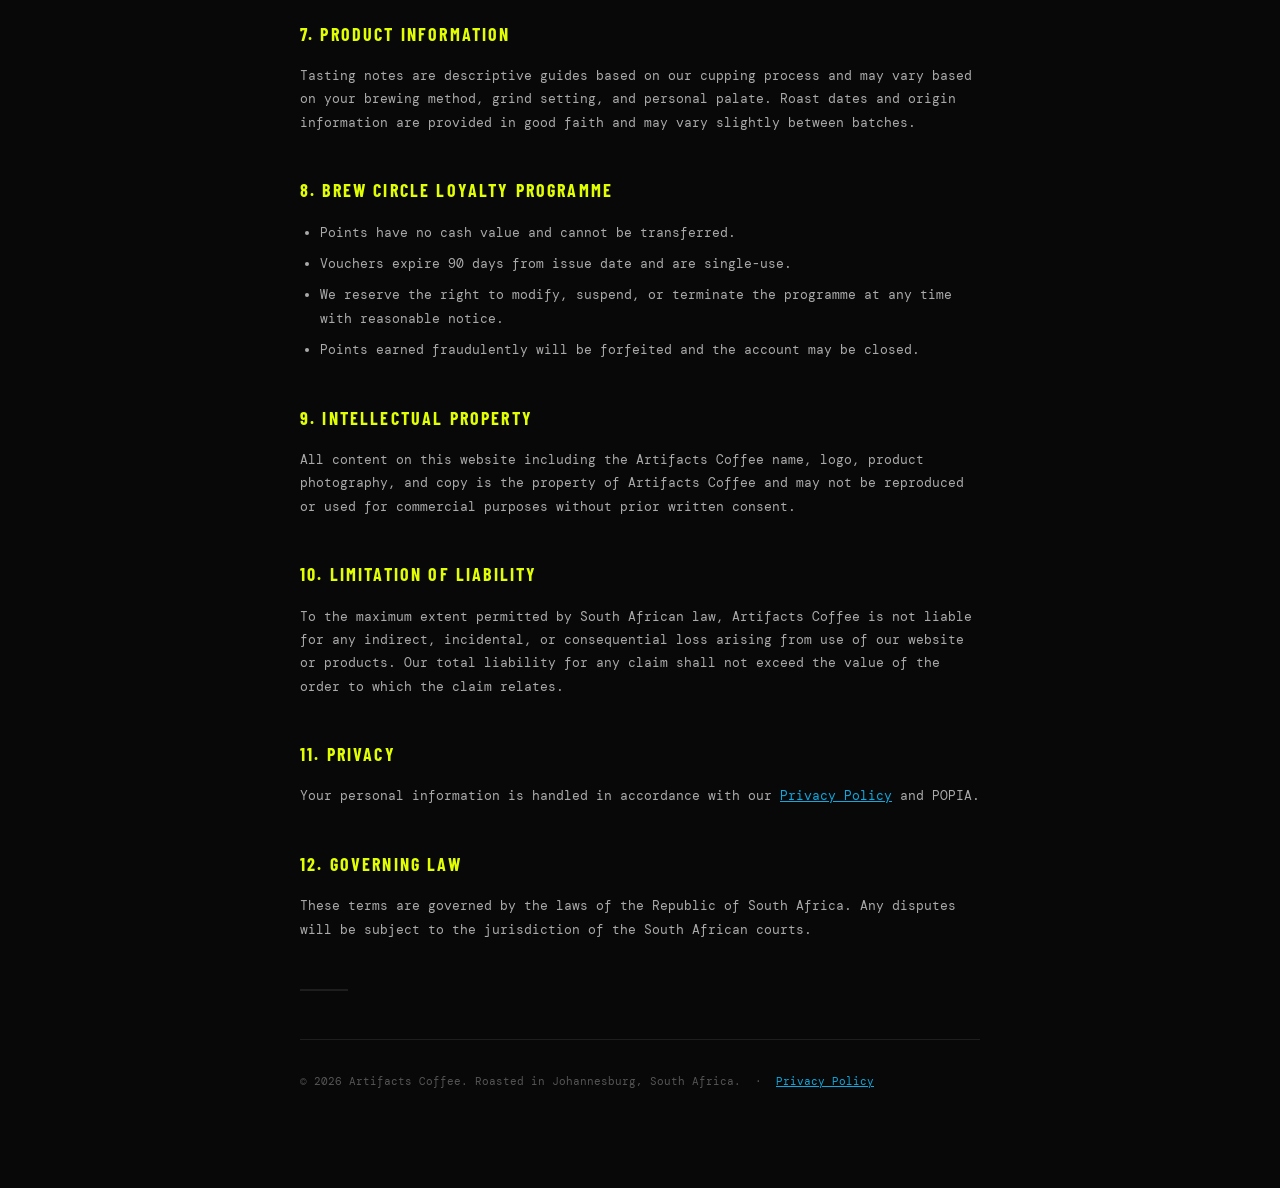
<file: terms.html>
<!DOCTYPE html>
<html lang="en">
<head>
<meta charset="UTF-8">
<meta name="viewport" content="width=device-width, initial-scale=1.0">
<title>Terms & Conditions — Artifacts Coffee</title>
<meta name="robots" content="noindex">
<link rel="icon" href="images/favicon.ico" type="image/x-icon">
<link rel="preconnect" href="https://fonts.googleapis.com">
<link rel="preconnect" href="https://fonts.gstatic.com" crossorigin>
<link href="https://fonts.googleapis.com/css2?family=Bebas+Neue&family=DM+Mono:wght@300;400;500&family=Barlow+Condensed:ital,wght@0,400;0,600;0,700;0,900;1,400&display=swap" rel="stylesheet">
<style>
  :root { --cyan:#0FA8DF;--yellow:#E1FF01;--black:#080808;--off:#101010;--border:#1E1E1E;--white:#F2F2F2;--muted:#888; }
  *,*::before,*::after{box-sizing:border-box;margin:0;padding:0;}
  body{background:var(--black);color:var(--white);font-family:'DM Mono',monospace;font-size:13px;line-height:1.8;}
  nav{background:var(--black);border-bottom:2px solid var(--cyan);padding:0 48px;height:66px;display:flex;align-items:center;justify-content:space-between;}
  nav img{height:36px;}
  .nav-back{font-family:'Barlow Condensed',sans-serif;font-size:13px;font-weight:700;letter-spacing:.12em;text-transform:uppercase;color:var(--muted);text-decoration:none;}
  .nav-back:hover{color:var(--cyan);}
  .container{max-width:760px;margin:0 auto;padding:64px 40px 96px;}
  .kicker{font-family:'Barlow Condensed',sans-serif;font-size:11px;font-weight:700;letter-spacing:.3em;text-transform:uppercase;color:var(--cyan);margin-bottom:12px;}
  h1{font-family:'Bebas Neue',sans-serif;font-size:64px;letter-spacing:.03em;color:var(--white);margin-bottom:8px;line-height:1;}
  .updated{font-size:11px;color:#555;margin-bottom:48px;}
  h2{font-family:'Barlow Condensed',sans-serif;font-size:18px;font-weight:700;letter-spacing:.12em;text-transform:uppercase;color:var(--yellow);margin:40px 0 14px;}
  p{color:#aaa;margin-bottom:16px;}
  ul{color:#aaa;padding-left:20px;margin-bottom:16px;}
  li{margin-bottom:8px;}
  a{color:var(--cyan);}
  .divider{width:48px;height:2px;background:var(--border);margin:48px 0;}
  .footer-note{display:block;font-size:11px;color:#555;border-top:1px solid var(--border);padding-top:32px;margin-top:48px;}
</style>
</head>
<body>
<nav>
  <a href="index.html"><img src="images/logo.png" alt="Artifacts Coffee"></a>
  <a href="index.html" class="nav-back">Back to Store</a>
</nav>
<div class="container">
  <p class="kicker">Legal</p>
  <h1>Terms &amp; Conditions</h1>
  <p class="updated">Last updated: May 2026</p>
  <p>By placing an order on artifactscoffee.co.za, you agree to these Terms and Conditions. These terms are governed by the laws of the Republic of South Africa, including the Electronic Communications and Transactions Act, 25 of 2002 (ECT Act) and the Consumer Protection Act, 68 of 2008 (CPA).</p>

  <h2>1. About Us</h2>
  <p>Artifacts Coffee is a Johannesburg-based micro-roastery. Contact: <a href="mailto:artifacts.coffee.roastery@gmail.com">artifacts.coffee.roastery@gmail.com</a> &middot; +27 61 383 2478.</p>

  <h2>2. Orders and Acceptance</h2>
  <p>An order constitutes an offer to purchase. It is confirmed only once payment has been successfully processed and you receive an order confirmation email. We reserve the right to refuse or cancel any order. If a product becomes unavailable after payment, we will contact you to arrange a refund or substitution.</p>

  <h2>3. Pricing</h2>
  <p>All prices are in South African Rand (ZAR) and include VAT. Shipping is calculated at checkout before payment. We reserve the right to correct pricing errors and will notify you before processing if the correct price differs from what was displayed.</p>

  <h2>4. Payment</h2>
  <p>Payment is processed securely by PayFast. Your card details are never transmitted to or stored by Artifacts Coffee. By completing payment you agree to PayFast's terms of service.</p>

  <h2>5. Delivery</h2>
  <ul>
    <li>We ship nationwide from Johannesburg via The Courier Guy.</li>
    <li>Standard delivery is 2&ndash;5 business days from dispatch.</li>
    <li>Dispatch occurs the next business day after order confirmation.</li>
    <li>Delivery estimates are not guaranteed. Courier delays are outside our control.</li>
    <li>You are responsible for providing a complete and accurate delivery address. We are not liable for non-delivery caused by an incorrect address.</li>
    <li>Risk of loss passes to you upon delivery.</li>
  </ul>

  <h2>6. Returns and Refunds</h2>
  <ul>
    <li>If your order arrives damaged or incorrect, contact us within 5 days of delivery with a photo. We will arrange a replacement or full refund at no cost to you.</li>
    <li>Coffee is a perishable product roasted to order. We do not accept returns based on flavour preference. We recommend ordering an 80g sample bag before committing to larger quantities.</li>
    <li>Unopened, undamaged products may be returned within 10 days of delivery for store credit, provided you arrange and cover return shipping.</li>
  </ul>

  <h2>7. Product Information</h2>
  <p>Tasting notes are descriptive guides based on our cupping process and may vary based on your brewing method, grind setting, and personal palate. Roast dates and origin information are provided in good faith and may vary slightly between batches.</p>

  <h2>8. Brew Circle Loyalty Programme</h2>
  <ul>
    <li>Points have no cash value and cannot be transferred.</li>
    <li>Vouchers expire 90 days from issue date and are single-use.</li>
    <li>We reserve the right to modify, suspend, or terminate the programme at any time with reasonable notice.</li>
    <li>Points earned fraudulently will be forfeited and the account may be closed.</li>
  </ul>

  <h2>9. Intellectual Property</h2>
  <p>All content on this website including the Artifacts Coffee name, logo, product photography, and copy is the property of Artifacts Coffee and may not be reproduced or used for commercial purposes without prior written consent.</p>

  <h2>10. Limitation of Liability</h2>
  <p>To the maximum extent permitted by South African law, Artifacts Coffee is not liable for any indirect, incidental, or consequential loss arising from use of our website or products. Our total liability for any claim shall not exceed the value of the order to which the claim relates.</p>

  <h2>11. Privacy</h2>
  <p>Your personal information is handled in accordance with our <a href="privacy.html">Privacy Policy</a> and POPIA.</p>

  <h2>12. Governing Law</h2>
  <p>These terms are governed by the laws of the Republic of South Africa. Any disputes will be subject to the jurisdiction of the South African courts.</p>

  <div class="divider"></div>
  <span class="footer-note">&copy; 2026 Artifacts Coffee. Roasted in Johannesburg, South Africa. &nbsp;&middot;&nbsp; <a href="privacy.html">Privacy Policy</a></span>
</div>
</body>
</html>
</file>
